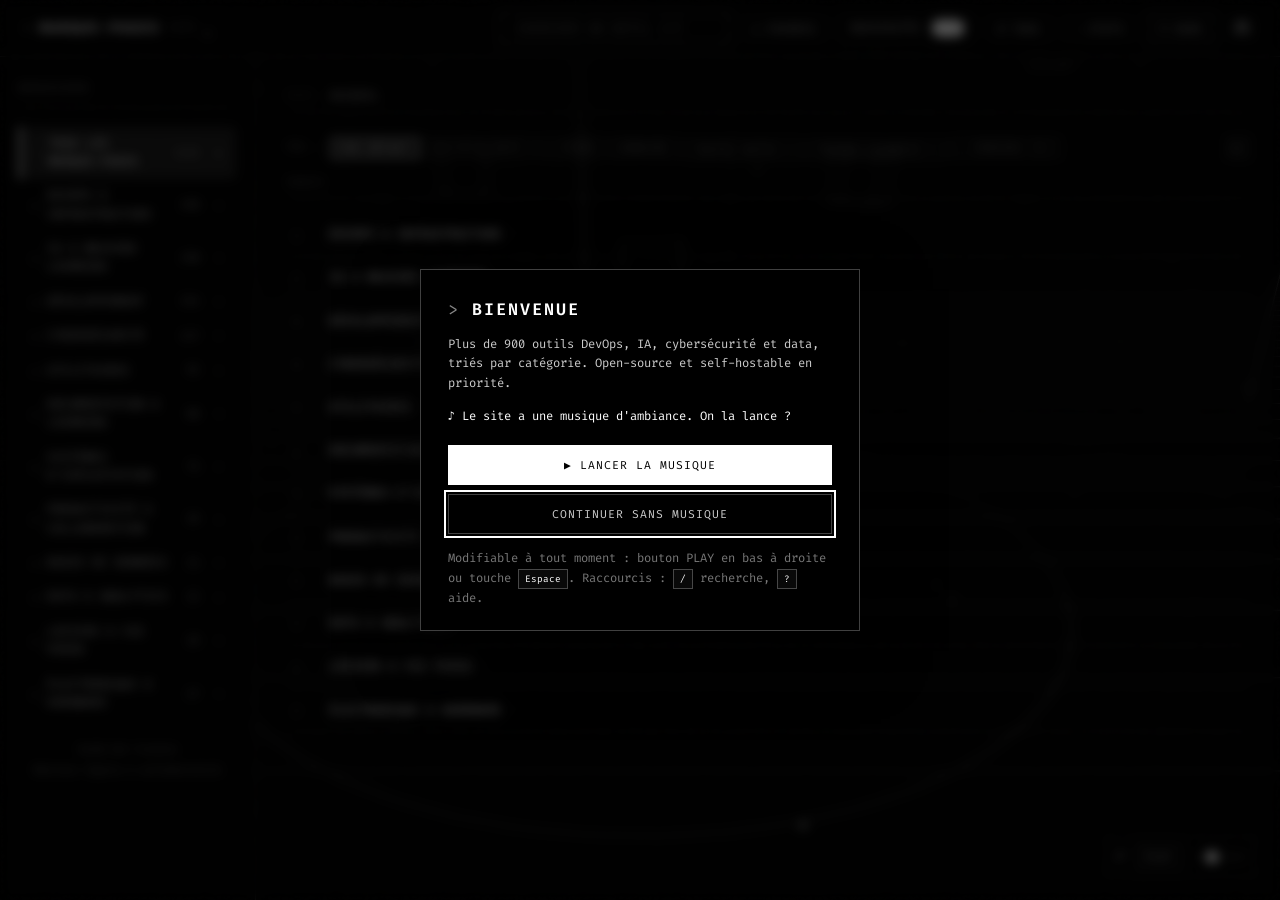
<file: index.html>
<!DOCTYPE html>
<html lang="fr">
<head>
    <meta charset="UTF-8">
    <!-- Base absolue : les liens profonds /categorie/sous-categorie/app chargent la même page -->
    <base href="/">
    <meta name="viewport" content="width=device-width, initial-scale=1.0">
    <title>Marque-pages tech — outils DevOps, IA, sécu open-source</title>
    <meta name="description" content="Plus de 900 outils techniques triés par catégorie : DevOps, IA, cybersécurité, data, bases de données. Open-source et self-hostable en priorité.">
    <meta name="theme-color" content="#0a0a0f">
    <link rel="canonical" href="https://mat8950.github.io/">

    <!-- Partage réseaux sociaux (Open Graph + Twitter/X) -->
    <meta property="og:type" content="website">
    <meta property="og:locale" content="fr_FR">
    <meta property="og:site_name" content="Marque-pages tech">
    <meta property="og:url" content="https://mat8950.github.io/">
    <meta property="og:title" content="Marque-pages tech — outils DevOps, IA, sécu open-source">
    <meta property="og:description" content="Plus de 900 outils techniques triés par catégorie. Open-source et self-hostable en priorité.">
    <meta property="og:image" content="https://mat8950.github.io/og-image.png">
    <meta property="og:image:width" content="1200">
    <meta property="og:image:height" content="630">
    <meta property="og:image:alt" content="Marque-pages tech : 900+ outils DevOps, IA, cybersécurité, data">
    <meta name="twitter:card" content="summary_large_image">

    <!-- Icônes -->
    <link rel="icon" href="/favicon.ico" sizes="32x32">
    <link rel="icon" href="/icons/icon.svg" type="image/svg+xml">
    <link rel="apple-touch-icon" href="/icons/apple-touch-icon.png">
    <link rel="manifest" href="/manifest.json">

    <!-- Données structurées pour les IA et outils : catalogue JSON + guide llms.txt -->
    <link rel="alternate" type="application/json" href="/api/apps.json" title="Catalogue des outils (JSON)">
    <link rel="help" type="text/plain" href="/llms.txt" title="Guide pour les IA">

    <link rel="preload" href="/fonts/fira-code-normal-400-700-latin.woff2" as="font" type="font/woff2" crossorigin>
    <!-- CSS chargés en parallèle (plus de chaîne @import via styles.css) — ordre = cascade -->
    <link rel="stylesheet" href="css/fonts.css">
    <link rel="stylesheet" href="css/variables.css">
    <link rel="stylesheet" href="css/base.css">
    <link rel="stylesheet" href="css/background.css">
    <link rel="stylesheet" href="css/layout.css">
    <link rel="stylesheet" href="css/components.css">
    <link rel="stylesheet" href="css/themes.css">
    <link rel="stylesheet" href="css/responsive.css">
</head>
<body>
    <!-- CSS Fallback Background (shown if WebGL fails) -->
    <div id="css-fallback-bg" aria-hidden="true">
        <div class="grid-container">
            <div class="grid-lines"></div>
        </div>
        <div class="floating-particles">
            <div class="particle"></div>
            <div class="particle"></div>
            <div class="particle"></div>
            <div class="particle"></div>
            <div class="particle"></div>
            <div class="particle"></div>
            <div class="particle"></div>
            <div class="particle"></div>
            <div class="particle"></div>
            <div class="particle"></div>
            <div class="particle"></div>
            <div class="particle"></div>
            <div class="particle"></div>
            <div class="particle"></div>
            <div class="particle"></div>
            <div class="particle"></div>
            <div class="particle"></div>
            <div class="particle"></div>
            <div class="particle"></div>
            <div class="particle"></div>
        </div>
        <div class="vertical-lines">
            <div class="v-line"></div>
            <div class="v-line"></div>
            <div class="v-line"></div>
            <div class="v-line"></div>
            <div class="v-line"></div>
            <div class="v-line"></div>
            <div class="v-line"></div>
            <div class="v-line"></div>
        </div>
    </div>

    <!-- 3D Background (WebGL) -->
    <canvas id="bg-canvas" aria-hidden="true"></canvas>

    <!-- Audio Visualizer -->
    <canvas id="audio-visualizer" aria-hidden="true"></canvas>

    <header role="banner">
        <h1>Marque-pages <span id="bookmark-total" class="bookmark-total" aria-live="polite"></span></h1>
        <div class="header-controls">
            <label for="search" class="visually-hidden">Rechercher des marque-pages</label>
            <div class="search-wrapper">
                <input type="text" id="search" placeholder="Chercher un outil (/)" aria-label="Rechercher des marque-pages" autocomplete="off" aria-autocomplete="list" aria-controls="search-suggestions">
                <div id="search-suggestions" class="search-suggestions hidden" role="listbox" aria-label="Suggestions de recherche"></div>
            </div>
            <button id="favorites-btn" class="header-btn" aria-label="Favoris">
                ★ Favoris <span id="favorites-badge" class="badge hidden" aria-live="polite">0</span>
            </button>
            <button id="updates-btn" class="header-btn" title="Dernières mises à jour">
                Nouveautés <span id="updates-badge" class="badge hidden" aria-live="polite">0</span>
            </button>
            <button id="tags-btn" class="header-btn" title="Explorer les tags"># Tags</button>
            <button id="stats-btn" class="header-btn" title="Statistiques">~ Stats</button>
            <div class="theme-selector" id="theme-selector">
                <button id="theme-selector-btn" aria-haspopup="listbox" aria-expanded="false" title="Sélectionner un thème">
                    <span class="btn-swatch"></span>
                    <span id="theme-label">DARK</span>
                </button>
                <div class="theme-panel" id="theme-panel" role="listbox" aria-label="Thèmes disponibles">
                    <button class="theme-option active" data-theme="dark" role="option" aria-selected="true">
                        <span class="theme-swatch"></span>Dark
                    </button>
                    <button class="theme-option" data-theme="light" role="option" aria-selected="false">
                        <span class="theme-swatch"></span>Light
                    </button>
                    <button class="theme-option" data-theme="apple-dark" role="option" aria-selected="false">
                        <span class="theme-swatch"></span>Apple Dark
                    </button>
                    <button class="theme-option" data-theme="apple-light" role="option" aria-selected="false">
                        <span class="theme-swatch"></span>Apple Light
                    </button>
                    <button class="theme-option" data-theme="nord" role="option" aria-selected="false">
                        <span class="theme-swatch"></span>Nord
                    </button>
                    <button class="theme-option" data-theme="dracula" role="option" aria-selected="false">
                        <span class="theme-swatch"></span>Dracula
                    </button>
                    <button class="theme-option" data-theme="catppuccin" role="option" aria-selected="false">
                        <span class="theme-swatch"></span>Catppuccin
                    </button>
                    <button class="theme-option" data-theme="gruvbox" role="option" aria-selected="false">
                        <span class="theme-swatch"></span>Gruvbox
                    </button>
                </div>
            </div>
            <!-- Code source du site (logo GitHub, Octicons « mark-github », licence MIT) -->
            <a class="header-btn header-gh" href="https://github.com/mat8950/mat8950.github.io" target="_blank" rel="noopener noreferrer" title="Code source du site sur GitHub" aria-label="Code source du site sur GitHub"><svg class="gh-icon" viewBox="0 0 16 16" aria-hidden="true" focusable="false"><path fill="currentColor" d="M8 0c4.42 0 8 3.58 8 8a8.013 8.013 0 0 1-5.45 7.59c-.4.08-.55-.17-.55-.38 0-.27.01-1.13.01-2.2 0-.75-.25-1.23-.54-1.48 1.78-.2 3.65-.88 3.65-3.95 0-.88-.31-1.59-.82-2.15.08-.2.36-1.02-.08-2.12 0 0-.67-.22-2.2.82-.64-.18-1.32-.27-2-.27-.68 0-1.36.09-2 .27-1.53-1.03-2.2-.82-2.2-.82-.44 1.1-.16 1.92-.08 2.12-.51.56-.82 1.28-.82 2.15 0 3.06 1.86 3.75 3.64 3.95-.23.2-.44.55-.51 1.07-.46.21-1.61.55-2.33-.66-.15-.24-.6-.83-1.23-.82-.67.01-.27.38.01.53.34.19.73.9.82 1.13.16.45.68 1.31 2.69.94 0 .67.01 1.3.01 1.49 0 .21-.15.45-.55.38A7.995 7.995 0 0 1 0 8c0-4.42 3.58-8 8-8Z"/></svg></a>
        </div>
    </header>

    <!-- Overlay raccourcis clavier -->
    <div id="shortcuts-overlay" class="shortcuts-overlay hidden" role="dialog" aria-modal="true" aria-label="Raccourcis clavier">
        <div class="shortcuts-panel">
            <div class="shortcuts-header">
                <span>Raccourcis clavier</span>
                <button id="shortcuts-close" aria-label="Fermer">✕</button>
            </div>
            <div class="shortcuts-grid">
                <div class="shortcut-row"><kbd>↑</kbd><kbd>↓</kbd><span>Naviguer dossiers / bookmarks</span></div>
                <div class="shortcut-row"><kbd>→</kbd><span>Aller aux bookmarks</span></div>
                <div class="shortcut-row"><kbd>←</kbd><span>Revenir aux dossiers</span></div>
                <div class="shortcut-row"><kbd>Enter</kbd><span>Ouvrir</span></div>
                <div class="shortcut-row"><kbd>C</kbd><span>Copier l'URL du bookmark sélectionné</span></div>
                <div class="shortcut-row"><kbd>/</kbd><span>Focus recherche</span></div>
                <div class="shortcut-row"><kbd>Esc</kbd><span>Désélectionner / quitter</span></div>
                <div class="shortcut-row"><kbd>Space</kbd><span>Play / Pause musique</span></div>
                <div class="shortcut-row"><kbd>M</kbd><span>Mute / Unmute</span></div>
                <div class="shortcut-row"><kbd>F</kbd><span>Masquer / afficher la sidebar</span></div>
                <div class="shortcut-row"><kbd>?</kbd><span>Afficher cette aide</span></div>
            </div>
        </div>
    </div>

    <div class="container">
        <nav class="sidebar" aria-label="Navigation des dossiers">
            <h2 id="folders-heading">Dossiers <button id="collapse-all-btn" title="Tout replier" aria-label="Tout replier">↑</button></h2>
            <div id="folder-tree" role="tree" aria-labelledby="folders-heading"></div>
            <a class="legal-link" href="licences.html">Guide des licences</a>
            <a class="legal-link legal-link-tight" href="mentions-legales.html">Mentions légales &amp; confidentialité</a>
        </nav>

        <main class="content" role="main" aria-label="Liste des marque-pages">
            <nav id="breadcrumb" aria-label="Fil d'Ariane"></nav>
            <div id="sort-bar" class="sort-bar" aria-label="Trier les résultats">
                <span class="sort-label">Tri :</span>
                <button class="sort-btn active" data-sort="default">Par défaut</button>
                <button class="sort-btn" data-sort="alpha">A → Z</button>
                <button class="sort-btn" data-sort="date">Date</button>
                <button class="sort-btn" data-sort="stars">★ Stars</button>
                <button class="sort-btn" data-sort="domain">Domaine</button>
                <div class="date-filter" id="date-filter">
                    <button class="sort-btn" id="date-filter-btn" aria-haspopup="listbox" aria-expanded="false">Toutes dates ▾</button>
                    <div class="date-panel" id="date-panel" role="listbox" aria-label="Filtrer par date">
                        <button class="date-option active" data-days="" role="option" aria-selected="true">Toutes dates</button>
                        <button class="date-option" data-days="30" role="option" aria-selected="false">30 jours</button>
                        <button class="date-option" data-days="90" role="option" aria-selected="false">90 jours</button>
                        <button class="date-option" data-days="365" role="option" aria-selected="false">1 an</button>
                    </div>
                </div>
                <div class="date-filter" id="license-filter">
                    <button class="sort-btn" id="license-filter-btn" aria-haspopup="listbox" aria-expanded="false" title="Filtrer par type de licence">Toutes licences ▾</button>
                    <div class="date-panel" id="license-panel" role="listbox" aria-label="Filtrer par licence">
                        <button class="date-option active" data-license="" role="option" aria-selected="true"><span class="opt-label">Toutes licences</span><span class="opt-count"></span></button>
                        <button class="date-option" data-license="libre" role="option" aria-selected="false"><span class="opt-label">100 % libre</span><span class="opt-count"></span></button>
                        <button class="date-option" data-license="libre-permissive" role="option" aria-selected="false"><span class="opt-label">Libre permissive</span><span class="opt-count"></span></button>
                        <button class="date-option" data-license="libre-copyleft" role="option" aria-selected="false"><span class="opt-label">Libre copyleft</span><span class="opt-count"></span></button>
                        <button class="date-option" data-license="open-core" role="option" aria-selected="false"><span class="opt-label">Open-core</span><span class="opt-count"></span></button>
                        <button class="date-option" data-license="source-available" role="option" aria-selected="false"><span class="opt-label">Source disponible</span><span class="opt-count"></span></button>
                        <button class="date-option" data-license="proprietaire" role="option" aria-selected="false"><span class="opt-label">Propriétaire</span><span class="opt-count"></span></button>
                        <button class="date-option" data-license="inconnue" role="option" aria-selected="false"><span class="opt-label">Licence inconnue</span><span class="opt-count"></span></button>
                        <div id="license-precise" class="lic-precise"></div>
                        <a class="lic-help-link" href="licences.html">? Comprendre les licences</a>
                    </div>
                </div>
                <button class="sort-btn" id="error-filter-btn" aria-pressed="false" title="Afficher seulement les liens en erreur (à corriger)" hidden>⚠ Erreurs</button>
                <button id="compact-btn" class="sort-btn sort-btn-right" title="Mode compact" aria-label="Mode compact">⊟</button>
            </div>
            <div id="bookmarks-grid" role="list" aria-label="Marque-pages"></div>
            <div id="empty-state" style="display: none;" role="status" aria-live="polite">
                <svg width="64" height="64" viewBox="0 0 24 24" fill="none" stroke="currentColor" aria-hidden="true">
                    <path d="M19 21l-7-5-7 5V5a2 2 0 0 1 2-2h10a2 2 0 0 1 2 2z"/>
                </svg>
                <p>Aucun marque-page trouvé</p>
            </div>
        </main>
    </div>

    <!-- Audio Controls -->
    <div id="audio-controls" role="region" aria-label="Musique d'ambiance">
        <button id="audio-toggle">PLAY</button>
        <input type="range" id="volume-slider" min="0" max="100" value="30" aria-label="Volume de la musique">
    </div>

    <!-- Popup de bienvenue (1re visite) : le visiteur choisit la musique avant qu'aucun son ne parte -->
    <dialog id="welcome-dialog" class="welcome-dialog" aria-labelledby="welcome-title" aria-describedby="welcome-desc">
        <h2 id="welcome-title">Bienvenue</h2>
        <p id="welcome-desc">Plus de 900 outils DevOps, IA, cybersécurité et data, triés par catégorie. Open-source et self-hostable en priorité.</p>
        <p class="welcome-music">♪ Le site a une musique d'ambiance. On la lance ?</p>
        <div class="welcome-actions">
            <button type="button" class="welcome-btn welcome-btn-primary" id="welcome-play">▶ Lancer la musique</button>
            <button type="button" class="welcome-btn" id="welcome-silent" autofocus>Continuer sans musique</button>
        </div>
        <p class="welcome-hint">Modifiable à tout moment : bouton PLAY en bas à droite ou touche <kbd>Espace</kbd>. Raccourcis : <kbd>/</kbd> recherche, <kbd>?</kbd> aide.</p>
    </dialog>

    <!-- Background Audio (local file) — preload none : chargé seulement au premier PLAY -->
    <audio id="bg-audio" loop preload="none">
        <source src="ambient.mp3" type="audio/mpeg">
    </audio>

    <!-- Panel Favoris -->
    <div id="favorites-panel" class="panel hidden" role="dialog" aria-modal="true" aria-label="Favoris" aria-hidden="true">
        <div class="panel-inner">
            <div class="panel-header">
                <h2>★ Favoris</h2>
                <div class="panel-header-actions">
                    <button id="export-favorites-btn" class="panel-action-btn" title="Exporter les favoris" aria-label="Exporter les favoris en JSON">↓ Export</button>
                    <label id="import-favorites-label" class="panel-action-btn" title="Importer des favoris" aria-label="Importer des favoris depuis JSON">↑ Import<input type="file" id="import-favorites-input" accept=".json" style="display:none"></label>
                    <button class="panel-close" aria-label="Fermer">✕</button>
                </div>
            </div>
            <div id="favorites-list" class="panel-content"></div>
        </div>
    </div>

    <!-- Panel Tags -->
    <div id="tags-panel" class="panel hidden" role="dialog" aria-modal="true" aria-label="Explorer les tags" aria-hidden="true">
        <div class="panel-inner">
            <div class="panel-header">
                <h2># Explorer par tag</h2>
                <button class="panel-close" aria-label="Fermer">✕</button>
            </div>
            <div id="tags-content" class="panel-content tag-cloud"></div>
        </div>
    </div>

    <!-- Panel Stats -->
    <div id="stats-panel" class="panel hidden" role="dialog" aria-modal="true" aria-label="Statistiques" aria-hidden="true">
        <div class="panel-inner">
            <div class="panel-header">
                <h2>~ Statistiques</h2>
                <button class="panel-close" aria-label="Fermer">✕</button>
            </div>
            <div id="stats-content" class="panel-content stats-content"></div>
        </div>
    </div>

    <!-- Panel Nouveautés -->
    <div id="updates-panel" class="panel hidden" role="dialog" aria-modal="true" aria-label="Dernières mises à jour" aria-hidden="true">
        <div class="panel-inner">
            <div class="panel-header">
                <h2>Dernières mises à jour</h2>
                <div class="panel-header-right">
                    <div class="updates-tabs">
                        <button class="updates-tab active" data-tab="new">Nouveautés</button>
                        <button class="updates-tab" data-tab="history">Historique</button>
                    </div>
                    <button class="panel-close" aria-label="Fermer">✕</button>
                </div>
            </div>
            <div id="updates-list" class="panel-content"></div>
        </div>
    </div>

<script src="script.js"></script>

    <script>
        // ===== WEBGL DETECTION & FALLBACK =====
        function isWebGLAvailable() {
            try {
                const canvas = document.createElement('canvas');
                return !!(window.WebGLRenderingContext &&
                    (canvas.getContext('webgl') || canvas.getContext('experimental-webgl')));
            } catch (e) {
                return false;
            }
        }

        const cssFallback = document.getElementById('css-fallback-bg');
        const webglCanvas = document.getElementById('bg-canvas');

        // Mouvement réduit (réglage système) : pas de fond 3D animé, fond CSS statique à la place
        const reduceMotion = window.matchMedia('(prefers-reduced-motion: reduce)').matches;

        if (isWebGLAvailable() && !reduceMotion) {
            // Hide CSS fallback, show WebGL
            cssFallback.style.display = 'none';
            webglCanvas.style.display = 'block';

            // Load Three.js dynamically
            const script = document.createElement('script');
            script.src = 'lib/three.min.js';
            script.onload = initThreeJS;
            script.onerror = function() {
                // If Three.js fails to load, show CSS fallback
                cssFallback.style.display = 'block';
                webglCanvas.style.display = 'none';
            };
            document.head.appendChild(script);
        } else {
            // Show CSS fallback
            cssFallback.style.display = 'block';
            webglCanvas.style.display = 'none';
            console.log('WebGL not available, using CSS fallback');
        }

        function initThreeJS() {
            try {
                const canvas = document.getElementById('bg-canvas');
                const renderer = new THREE.WebGLRenderer({
                    canvas: canvas,
                    antialias: true,
                    alpha: true
                });
                renderer.setSize(window.innerWidth, window.innerHeight);
                renderer.setPixelRatio(Math.min(window.devicePixelRatio, 2));

                const scene = new THREE.Scene();

                // Camera
                const camera = new THREE.PerspectiveCamera(60, window.innerWidth / window.innerHeight, 0.1, 1000);
                camera.position.set(0, 5, 15);
                camera.lookAt(0, 0, 0);

                // === INFINITE GRID ===
                const gridSize = 100;
                const gridDivisions = 50;
                const gridGeometry = new THREE.BufferGeometry();
                const gridPositions = [];
                const gridColors = [];
                const halfSize = gridSize / 2;
                const step = gridSize / gridDivisions;

                for (let i = -halfSize; i <= halfSize; i += step) {
                    gridPositions.push(-halfSize, 0, i, halfSize, 0, i);
                    const alpha1 = 1 - Math.abs(i) / halfSize;
                    gridColors.push(1, 1, 1, alpha1 * 0.3, 1, 1, 1, alpha1 * 0.3);
                }

                for (let i = -halfSize; i <= halfSize; i += step) {
                    gridPositions.push(i, 0, -halfSize, i, 0, halfSize);
                    const alpha1 = 1 - Math.abs(i) / halfSize;
                    gridColors.push(1, 1, 1, alpha1 * 0.3, 1, 1, 1, alpha1 * 0.3);
                }

                gridGeometry.setAttribute('position', new THREE.Float32BufferAttribute(gridPositions, 3));
                gridGeometry.setAttribute('color', new THREE.Float32BufferAttribute(gridColors, 4));

                const gridMaterial = new THREE.LineBasicMaterial({
                    vertexColors: true,
                    transparent: true,
                    opacity: 0.5
                });

                const grid = new THREE.LineSegments(gridGeometry, gridMaterial);
                grid.position.y = -2;
                scene.add(grid);

                // === FLOATING PARTICLES ===
                const particlesCount = 500;
                const particlesGeometry = new THREE.BufferGeometry();
                const particlesPositions = new Float32Array(particlesCount * 3);

                for (let i = 0; i < particlesCount; i++) {
                    particlesPositions[i * 3] = (Math.random() - 0.5) * 80;
                    particlesPositions[i * 3 + 1] = Math.random() * 30 - 5;
                    particlesPositions[i * 3 + 2] = (Math.random() - 0.5) * 80;
                }

                particlesGeometry.setAttribute('position', new THREE.BufferAttribute(particlesPositions, 3));

                const particlesMaterial = new THREE.PointsMaterial({
                    color: 0xffffff,
                    size: 0.08,
                    transparent: true,
                    opacity: 0.6,
                    sizeAttenuation: true
                });

                const particles = new THREE.Points(particlesGeometry, particlesMaterial);
                scene.add(particles);

                // === VERTICAL LINES ===
                const linesGroup = new THREE.Group();
                for (let i = 0; i < 30; i++) {
                    const lineGeometry = new THREE.BufferGeometry();
                    const x = (Math.random() - 0.5) * 60;
                    const z = (Math.random() - 0.5) * 60;
                    const height = Math.random() * 15 + 5;

                    lineGeometry.setFromPoints([
                        new THREE.Vector3(x, -2, z),
                        new THREE.Vector3(x, height, z)
                    ]);

                    const lineMaterial = new THREE.LineBasicMaterial({
                        color: 0xffffff,
                        transparent: true,
                        opacity: Math.random() * 0.2 + 0.05
                    });

                    const line = new THREE.Line(lineGeometry, lineMaterial);
                    line.userData = {
                        speed: Math.random() * 0.02 + 0.005,
                        maxOpacity: Math.random() * 0.2 + 0.05
                    };
                    linesGroup.add(line);
                }
                scene.add(linesGroup);

                // === WIREFRAME CUBES ===
                const cubesGroup = new THREE.Group();
                for (let i = 0; i < 8; i++) {
                    const size = Math.random() * 2 + 0.5;
                    const cubeGeometry = new THREE.BoxGeometry(size, size, size);
                    const edges = new THREE.EdgesGeometry(cubeGeometry);
                    const cubeMaterial = new THREE.LineBasicMaterial({
                        color: 0xffffff,
                        transparent: true,
                        opacity: 0.15
                    });
                    const cube = new THREE.LineSegments(edges, cubeMaterial);

                    cube.position.set(
                        (Math.random() - 0.5) * 40,
                        Math.random() * 10 + 2,
                        (Math.random() - 0.5) * 40
                    );

                    cube.userData = {
                        rotationSpeed: {
                            x: (Math.random() - 0.5) * 0.01,
                            y: (Math.random() - 0.5) * 0.01,
                            z: (Math.random() - 0.5) * 0.01
                        },
                        floatSpeed: Math.random() * 0.5 + 0.2,
                        floatOffset: Math.random() * Math.PI * 2
                    };

                    cubesGroup.add(cube);
                }
                scene.add(cubesGroup);

                // === RINGS ===
                const ringsGroup = new THREE.Group();
                for (let i = 0; i < 3; i++) {
                    const ringGeometry = new THREE.RingGeometry(8 + i * 6, 8.1 + i * 6, 64);
                    const ringMaterial = new THREE.MeshBasicMaterial({
                        color: 0xffffff,
                        transparent: true,
                        opacity: 0.05 - i * 0.01,
                        side: THREE.DoubleSide
                    });
                    const ring = new THREE.Mesh(ringGeometry, ringMaterial);
                    ring.rotation.x = Math.PI / 2;
                    ring.position.y = -1.9;
                    ringsGroup.add(ring);
                }
                scene.add(ringsGroup);

                // === EXPOSE COLOR UPDATER (pour le sélecteur de thème) ===
                window.__scene3D = { gridMaterial, particlesMaterial, linesGroup, cubesGroup, ringsGroup };

                window.updateScene3DColors = function(cfg) {
                    if (!window.__scene3D) return;
                    const s = window.__scene3D;
                    if (cfg.grid)      s.gridMaterial.color.set(cfg.grid);
                    if (cfg.particles) s.particlesMaterial.color.set(cfg.particles);
                    if (cfg.lines)     s.linesGroup.children.forEach(l => l.material.color.set(cfg.lines));
                    if (cfg.cubes)     s.cubesGroup.children.forEach(c => c.material.color.set(cfg.cubes));
                    if (cfg.rings)     s.ringsGroup.children.forEach(r => r.material.color.set(cfg.rings));
                };

                // === MOUSE INTERACTION ===
                let mouseX = 0, mouseY = 0, targetX = 0, targetY = 0;

                document.addEventListener('mousemove', (e) => {
                    mouseX = (e.clientX / window.innerWidth - 0.5) * 2;
                    mouseY = (e.clientY / window.innerHeight - 0.5) * 2;
                });

                // === ANIMATION ===
                const clock = new THREE.Clock();

                function animate() {
                    requestAnimationFrame(animate);
                    const elapsedTime = clock.getElapsedTime();

                    targetX += (mouseX * 3 - targetX) * 0.02;
                    targetY += (-mouseY * 2 - targetY) * 0.02;
                    camera.position.x = targetX;
                    camera.position.y = 5 + targetY;
                    camera.lookAt(0, 0, 0);

                    grid.position.z = (elapsedTime * 2) % step;

                    const positions = particles.geometry.attributes.position.array;
                    for (let i = 0; i < particlesCount; i++) {
                        positions[i * 3 + 1] += Math.sin(elapsedTime + i) * 0.002;
                    }
                    particles.geometry.attributes.position.needsUpdate = true;
                    particles.rotation.y = elapsedTime * 0.02;

                    linesGroup.children.forEach((line, i) => {
                        const pulse = Math.sin(elapsedTime * line.userData.speed * 50 + i) * 0.5 + 0.5;
                        line.material.opacity = line.userData.maxOpacity * pulse;
                    });

                    cubesGroup.children.forEach((cube) => {
                        cube.rotation.x += cube.userData.rotationSpeed.x;
                        cube.rotation.y += cube.userData.rotationSpeed.y;
                        cube.rotation.z += cube.userData.rotationSpeed.z;
                        cube.position.y += Math.sin(elapsedTime * cube.userData.floatSpeed + cube.userData.floatOffset) * 0.005;
                    });

                    ringsGroup.rotation.y = elapsedTime * 0.05;

                    renderer.render(scene, camera);
                }

                animate();

                window.addEventListener('resize', () => {
                    camera.aspect = window.innerWidth / window.innerHeight;
                    camera.updateProjectionMatrix();
                    renderer.setSize(window.innerWidth, window.innerHeight);
                });

            } catch (e) {
                console.error('WebGL initialization failed:', e);
                document.getElementById('css-fallback-bg').style.display = 'block';
                document.getElementById('bg-canvas').style.display = 'none';
            }
        }

        // ===== AUDIO CONTROLLER =====
        const audio = document.getElementById('bg-audio');
        const audioToggle = document.getElementById('audio-toggle');
        const volumeSlider = document.getElementById('volume-slider');
        const visualizerCanvas = document.getElementById('audio-visualizer');
        const visualizerCtx = visualizerCanvas.getContext('2d');

        function resizeVisualizer() {
            visualizerCanvas.width = window.innerWidth;
            visualizerCanvas.height = 40;
        }
        resizeVisualizer();
        window.addEventListener('resize', resizeVisualizer);

        let audioContext, analyser, source, dataArray, isPlaying = false;
        let audioContextInitialized = false;

        // ===== PERSISTANCE ÉTAT =====
        const STORAGE_KEY_AUDIO = 'audioEnabled';
        const STORAGE_KEY_SCROLL = 'scrollPosition';
        const STORAGE_KEY_VOLUME = 'audioVolume';

        // Restaurer positions de scroll (page, sidebar, contenu)
        const savedScroll = localStorage.getItem(STORAGE_KEY_SCROLL);
        const savedSidebarScroll = localStorage.getItem('sidebarScroll');
        const savedContentScroll = localStorage.getItem('contentScroll');

        if (savedScroll) {
            window.scrollTo(0, parseInt(savedScroll));
        }

        // Restaurer scroll sidebar et contenu après chargement
        window.addEventListener('load', () => {
            const sidebar = document.querySelector('.sidebar');
            const content = document.querySelector('.content');

            if (savedSidebarScroll && sidebar) {
                sidebar.scrollTop = parseInt(savedSidebarScroll);
            }
            if (savedContentScroll && content) {
                setTimeout(() => {
                    content.scrollTop = parseInt(savedContentScroll);
                }, 200);
            }
        });

        // Sauvegarder positions de scroll
        window.addEventListener('beforeunload', () => {
            const sidebar = document.querySelector('.sidebar');
            const content = document.querySelector('.content');

            localStorage.setItem(STORAGE_KEY_SCROLL, window.scrollY.toString());
            if (sidebar) localStorage.setItem('sidebarScroll', sidebar.scrollTop.toString());
            if (content) localStorage.setItem('contentScroll', content.scrollTop.toString());
        });

        // Restaurer le volume sauvegardé (ou 30% par défaut : 1re écoute sans surprise)
        const savedVolume = localStorage.getItem(STORAGE_KEY_VOLUME);
        if (savedVolume) {
            audio.volume = parseFloat(savedVolume);
            volumeSlider.value = parseFloat(savedVolume) * 100;
        } else {
            audio.volume = 0.3;
            volumeSlider.value = 30;
        }

        // Fondu d'entrée : le son monte progressivement au lieu de partir à plein volume
        let fadeTimer = null;
        function fadeTo(target, ms) {
            clearInterval(fadeTimer);
            const from = audio.volume, t0 = performance.now();
            fadeTimer = setInterval(() => {
                const k = Math.min(1, (performance.now() - t0) / ms);
                audio.volume = from + (target - from) * k;
                if (k === 1) clearInterval(fadeTimer);
            }, 30);
        }

        // Sauvegarder le volume quand il change
        volumeSlider.addEventListener('input', () => {
            clearInterval(fadeTimer);   // le réglage manuel prime sur le fondu en cours
            const volume = volumeSlider.value / 100;
            audio.volume = volume;
            localStorage.setItem(STORAGE_KEY_VOLUME, volume.toString());
        });

        function initAudioContext() {
            if (audioContextInitialized) return;

            try {
                audioContext = new (window.AudioContext || window.webkitAudioContext)();
                analyser = audioContext.createAnalyser();
                source = audioContext.createMediaElementSource(audio);
                source.connect(analyser);
                analyser.connect(audioContext.destination);
                analyser.fftSize = 256;
                dataArray = new Uint8Array(analyser.frequencyBinCount);
                audioContextInitialized = true;
                console.log('AudioContext initialisé avec succès');
            } catch (e) {
                console.error('Erreur initialisation AudioContext:', e);
            }
        }

        function drawVisualizer() {
            if (!isPlaying || !analyser) return;
            requestAnimationFrame(drawVisualizer);
            analyser.getByteFrequencyData(dataArray);

            const isLightMode = document.body.classList.contains('light-mode') || document.body.dataset.theme === 'apple-light';

            visualizerCtx.clearRect(0, 0, visualizerCanvas.width, visualizerCanvas.height);

            const barWidth = visualizerCanvas.width / dataArray.length;
            for (let i = 0; i < dataArray.length; i++) {
                const barHeight = (dataArray[i] / 255) * visualizerCanvas.height;
                const x = i * barWidth;
                const y = visualizerCanvas.height - barHeight;
                const opacity = 0.1 + (dataArray[i] / 255) * 0.4;

                if (isLightMode) {
                    visualizerCtx.fillStyle = `rgba(0, 0, 0, ${opacity})`;
                } else {
                    visualizerCtx.fillStyle = `rgba(255, 255, 255, ${opacity})`;
                }
                visualizerCtx.fillRect(x, y, barWidth - 1, barHeight);
            }
        }

        // Fonction pour démarrer l'audio
        function startAudio() {
            // S'assurer que l'AudioContext est initialisé
            initAudioContext();

            // Reprendre l'AudioContext s'il est suspendu
            if (audioContext && audioContext.state === 'suspended') {
                audioContext.resume();
            }

            const targetVolume = volumeSlider.value / 100;
            audio.volume = 0;
            audio.play().then(() => {
                fadeTo(targetVolume, 1500);
                audioToggle.textContent = 'PAUSE';
                audioToggle.classList.add('playing');
                isPlaying = true;
                localStorage.setItem(STORAGE_KEY_AUDIO, 'true');
                drawVisualizer();
                console.log('Audio démarré');
            }).catch(e => {
                console.error('Échec lecture audio:', e);
            });
        }

        // Fonction pour arrêter l'audio
        function stopAudio() {
            clearInterval(fadeTimer);
            audio.volume = volumeSlider.value / 100;
            audio.pause();
            audioToggle.textContent = 'PLAY';
            audioToggle.classList.remove('playing');
            isPlaying = false;
            localStorage.setItem(STORAGE_KEY_AUDIO, 'false');
        }

        // Bouton toggle
        audioToggle.addEventListener('click', (e) => {
            e.stopPropagation();
            if (isPlaying) {
                stopAudio();
            } else {
                startAudio();
            }
        });

        // Autoplay au premier clic/touche sur la page (une seule fois)
        let audioInitialized = false;
        const wasAudioEnabled = localStorage.getItem(STORAGE_KEY_AUDIO);

        function autoplayOnInteraction() {
            if (isPlaying || audioInitialized) return;
            audioInitialized = true;
            startAudio();
            document.removeEventListener('click', autoplayOnInteraction);
            document.removeEventListener('keydown', autoplayOnInteraction);
        }

        // Autoplay au 1er clic seulement si le visiteur a déjà choisi la musique ('true').
        // 1re visite (null) : c'est la popup de bienvenue qui demande. Pause mémorisée ('false') : jamais.
        if (wasAudioEnabled === 'true') {
            document.addEventListener('click', autoplayOnInteraction);
            document.addEventListener('keydown', autoplayOnInteraction);
        }

        // ===== POPUP DE BIENVENUE (1re visite) =====
        const welcome = document.getElementById('welcome-dialog');
        function closeWelcome(withMusic) {
            localStorage.setItem('welcomeSeen', '1');
            if (withMusic) {
                startAudio();   // clic = geste utilisateur : lecture autorisée par le navigateur
            } else {
                localStorage.setItem(STORAGE_KEY_AUDIO, 'false');
            }
            welcome.close();
        }
        if (welcome && typeof welcome.showModal === 'function'
            && wasAudioEnabled === null && !localStorage.getItem('welcomeSeen')) {
            document.getElementById('welcome-play').addEventListener('click', () => closeWelcome(true));
            document.getElementById('welcome-silent').addEventListener('click', () => closeWelcome(false));
            welcome.addEventListener('cancel', (e) => { e.preventDefault(); closeWelcome(false); });   // Échap = sans musique
            welcome.showModal();
        }

        // Raccourcis clavier
        document.addEventListener('keydown', (e) => {
            if (e.key === 'm' || e.key === 'M') {
                audio.muted = !audio.muted;
            }
            if (e.key === ' ' && e.target === document.body) {
                e.preventDefault();
                audioToggle.click();
            }
        });
    </script>
    <script>
        if ('serviceWorker' in navigator) {
            navigator.serviceWorker.register('/sw.js').catch(() => {});
        }
    </script>
</body>
</html>
</file>
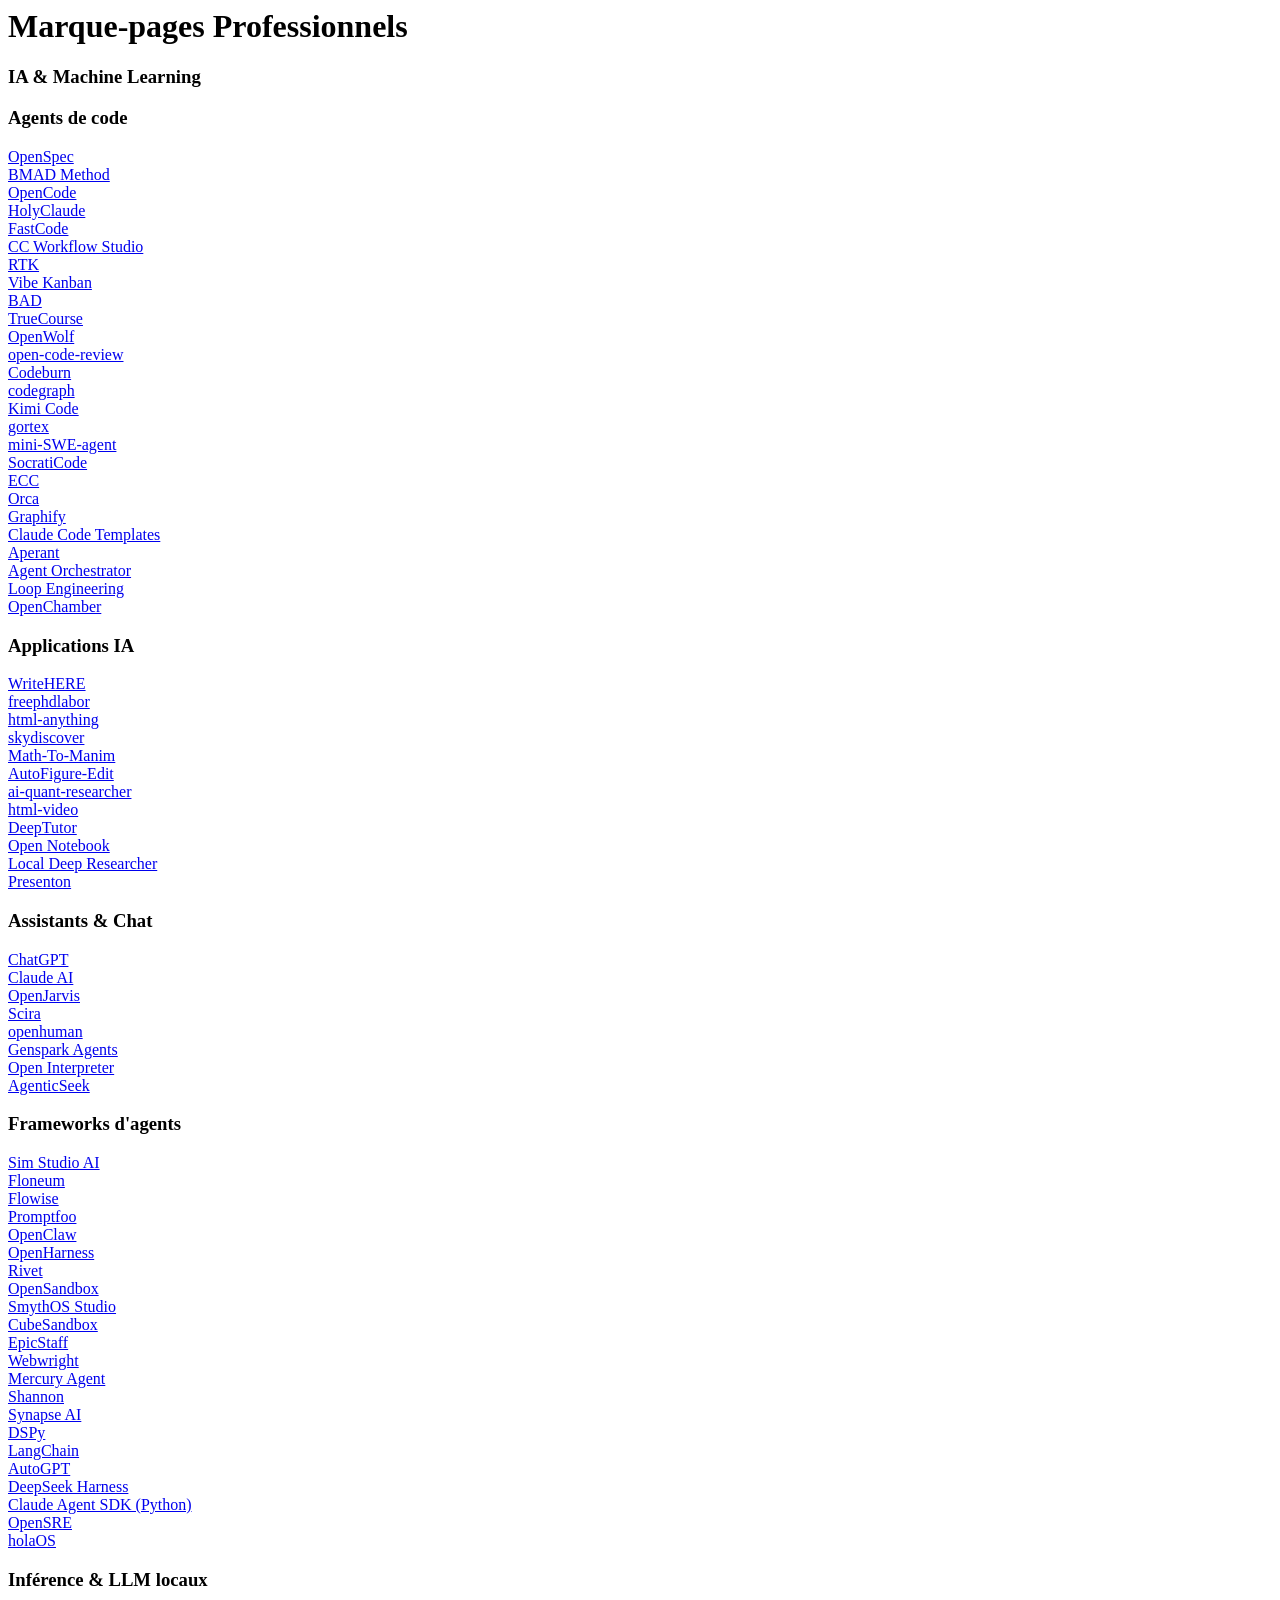
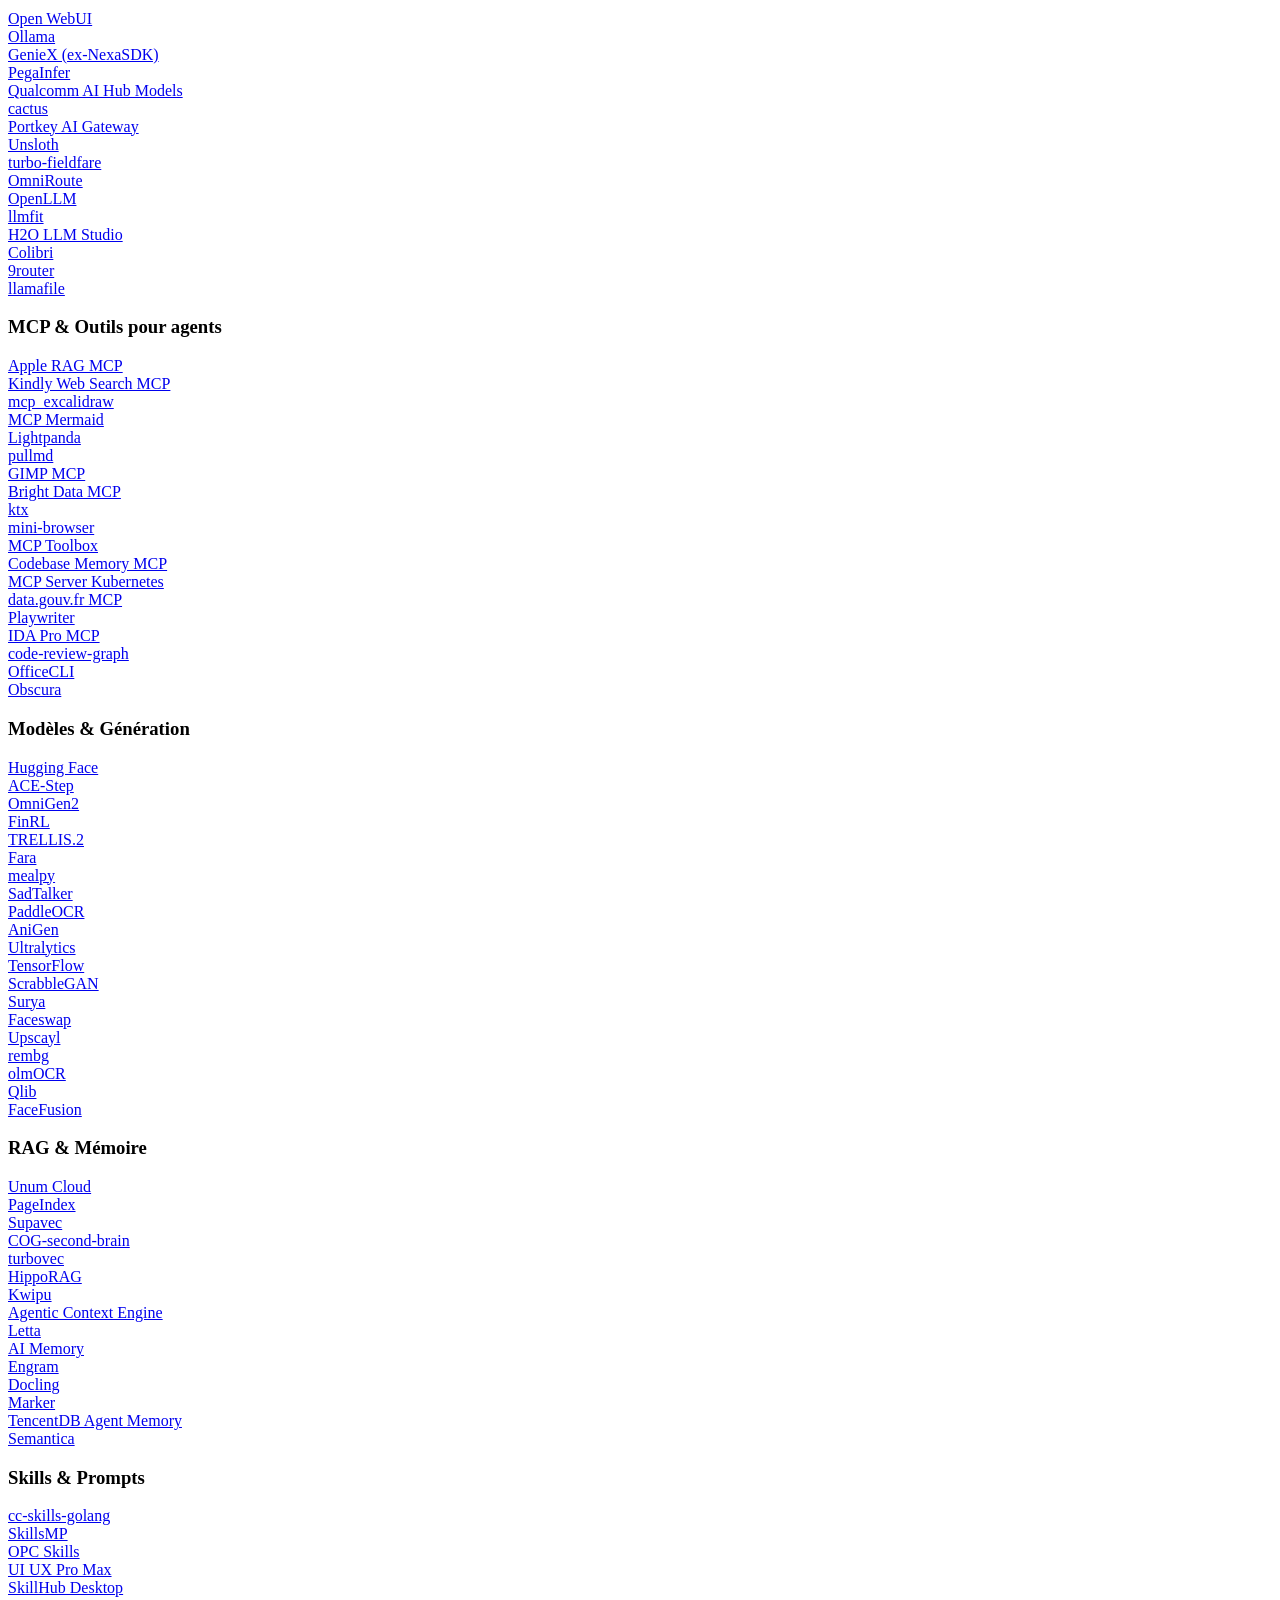
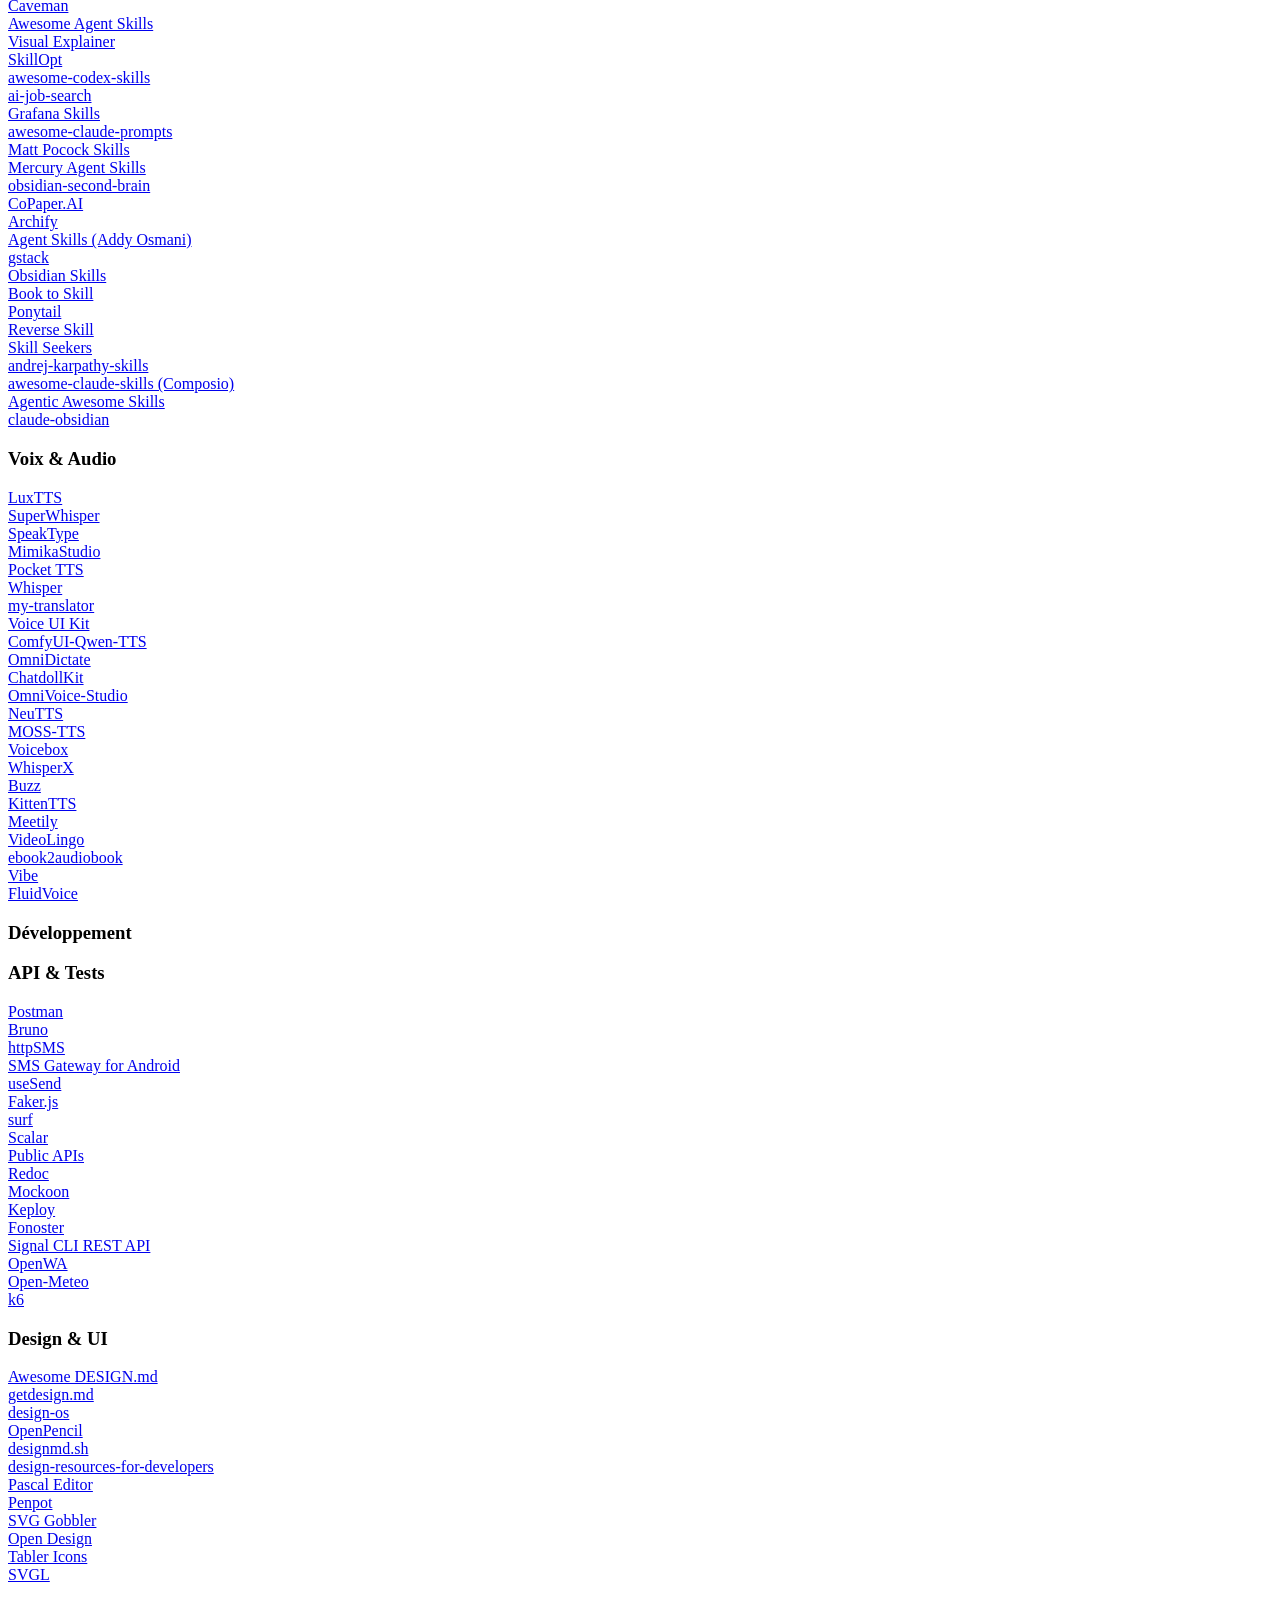
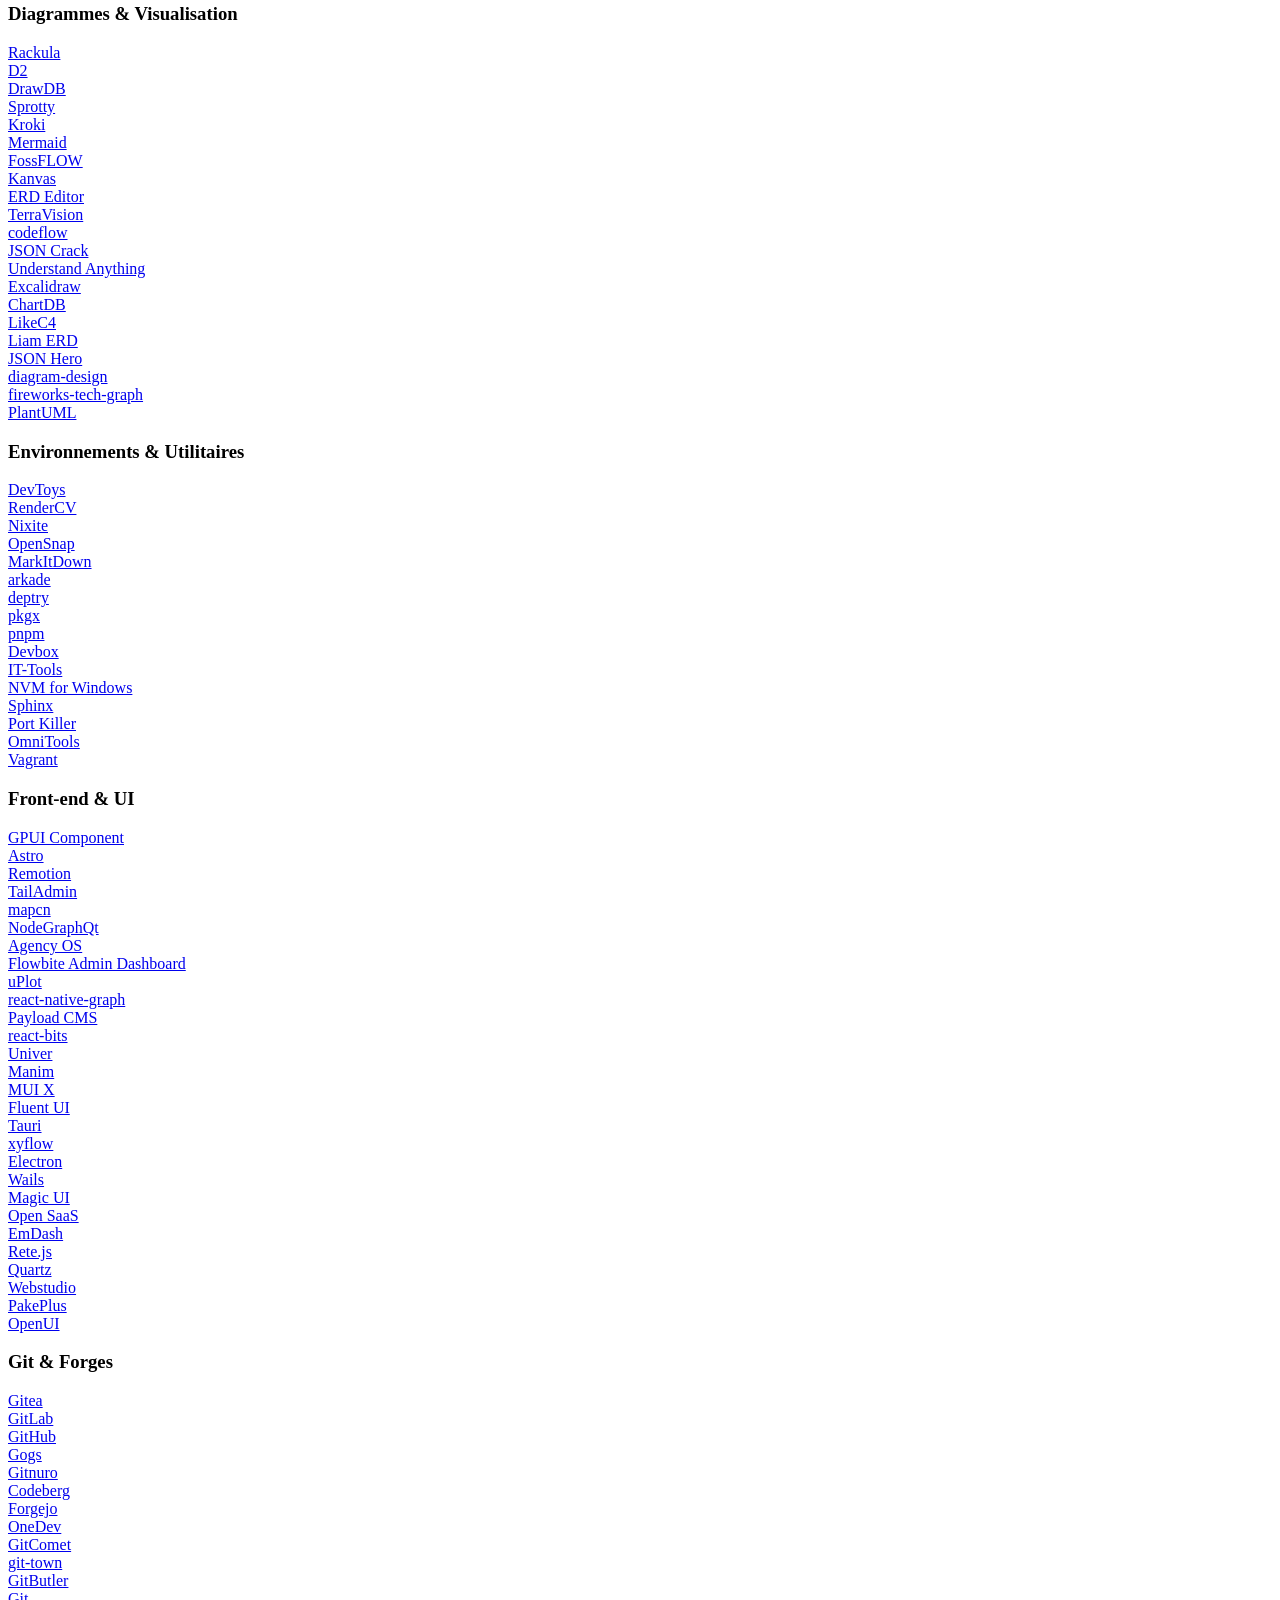
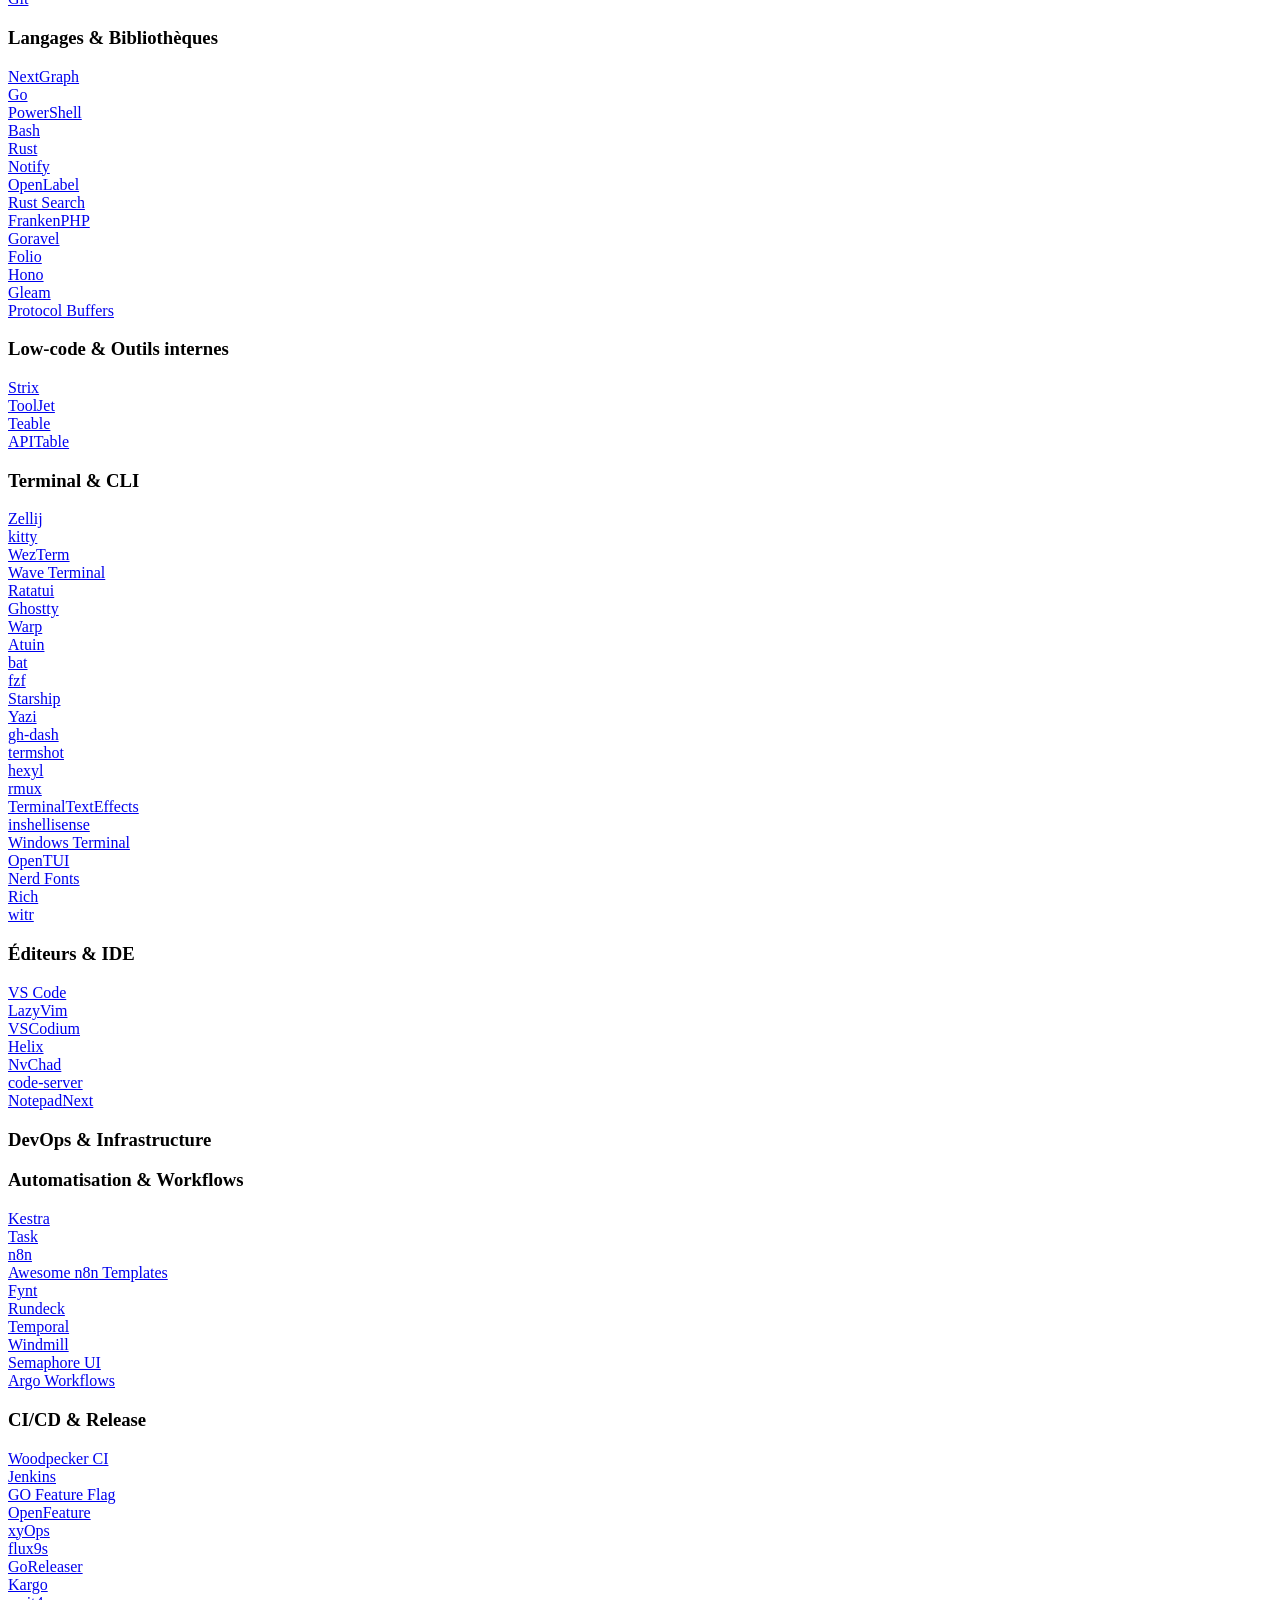
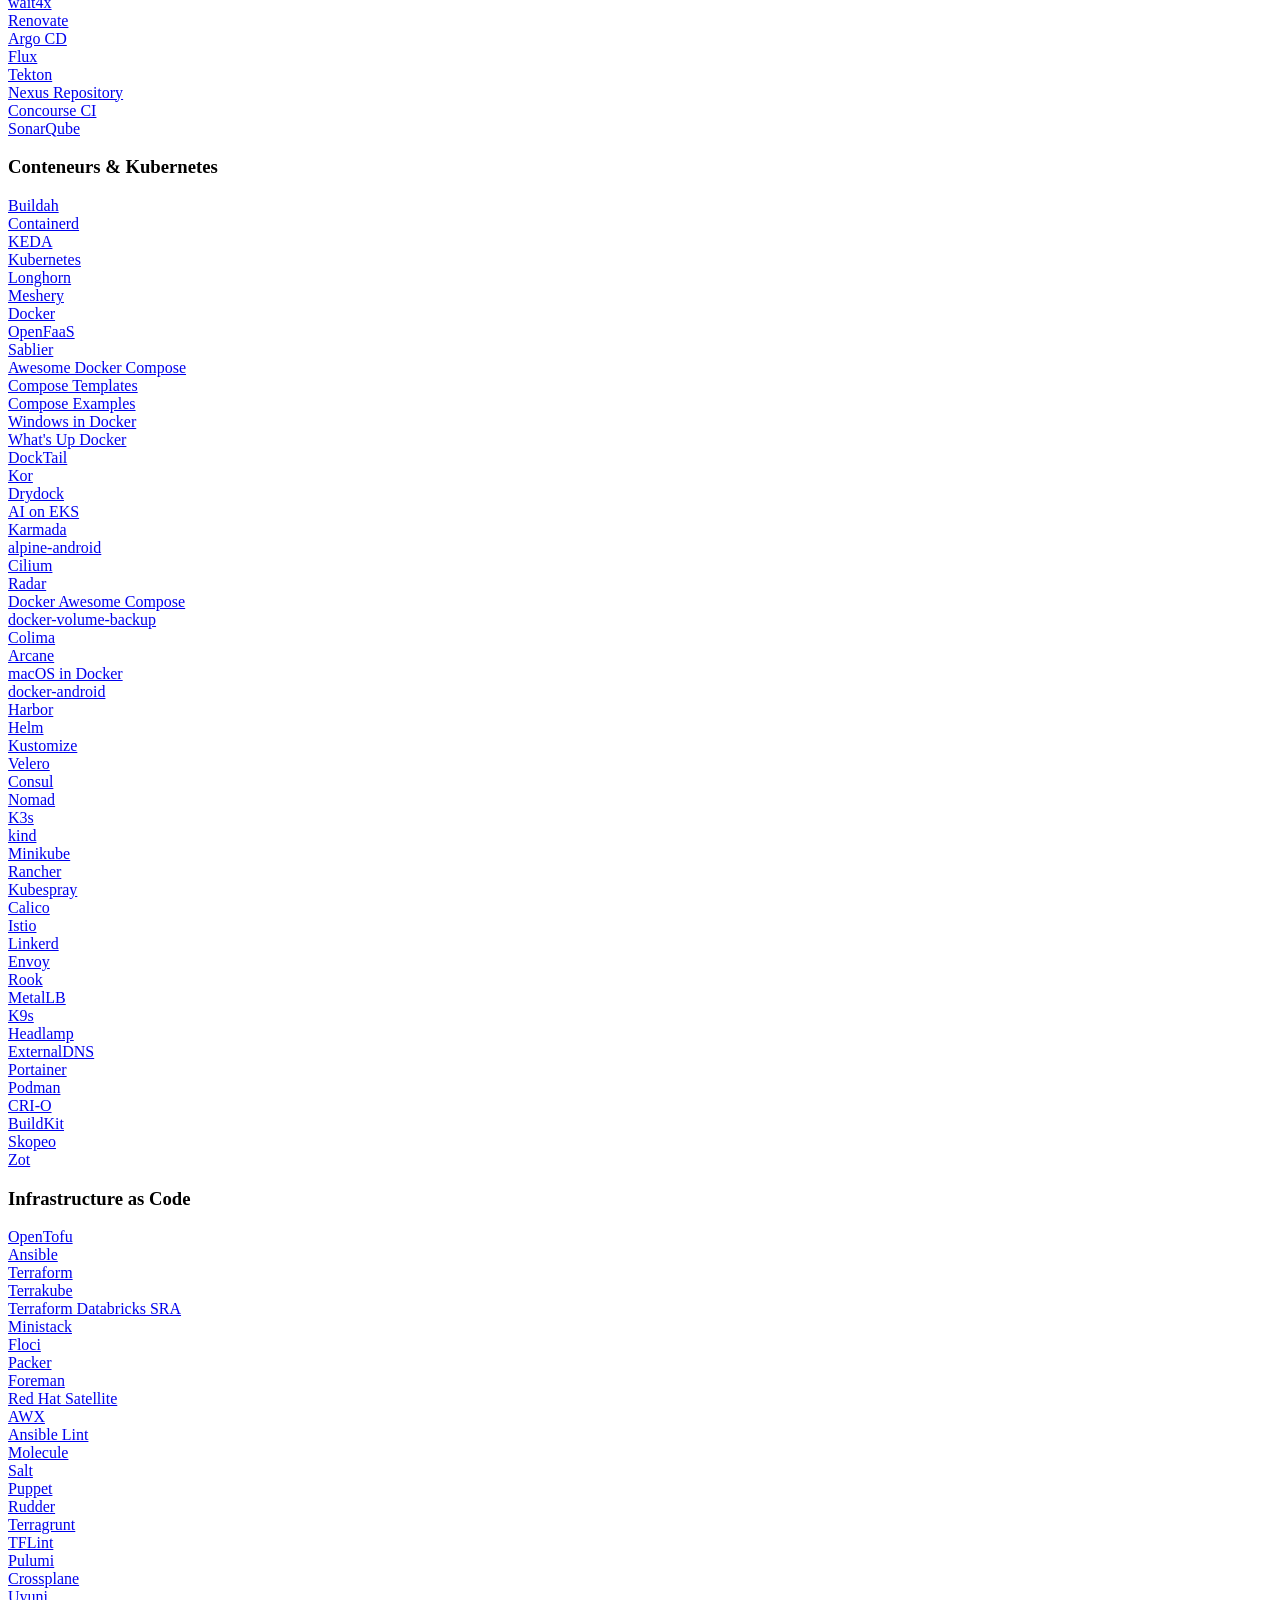
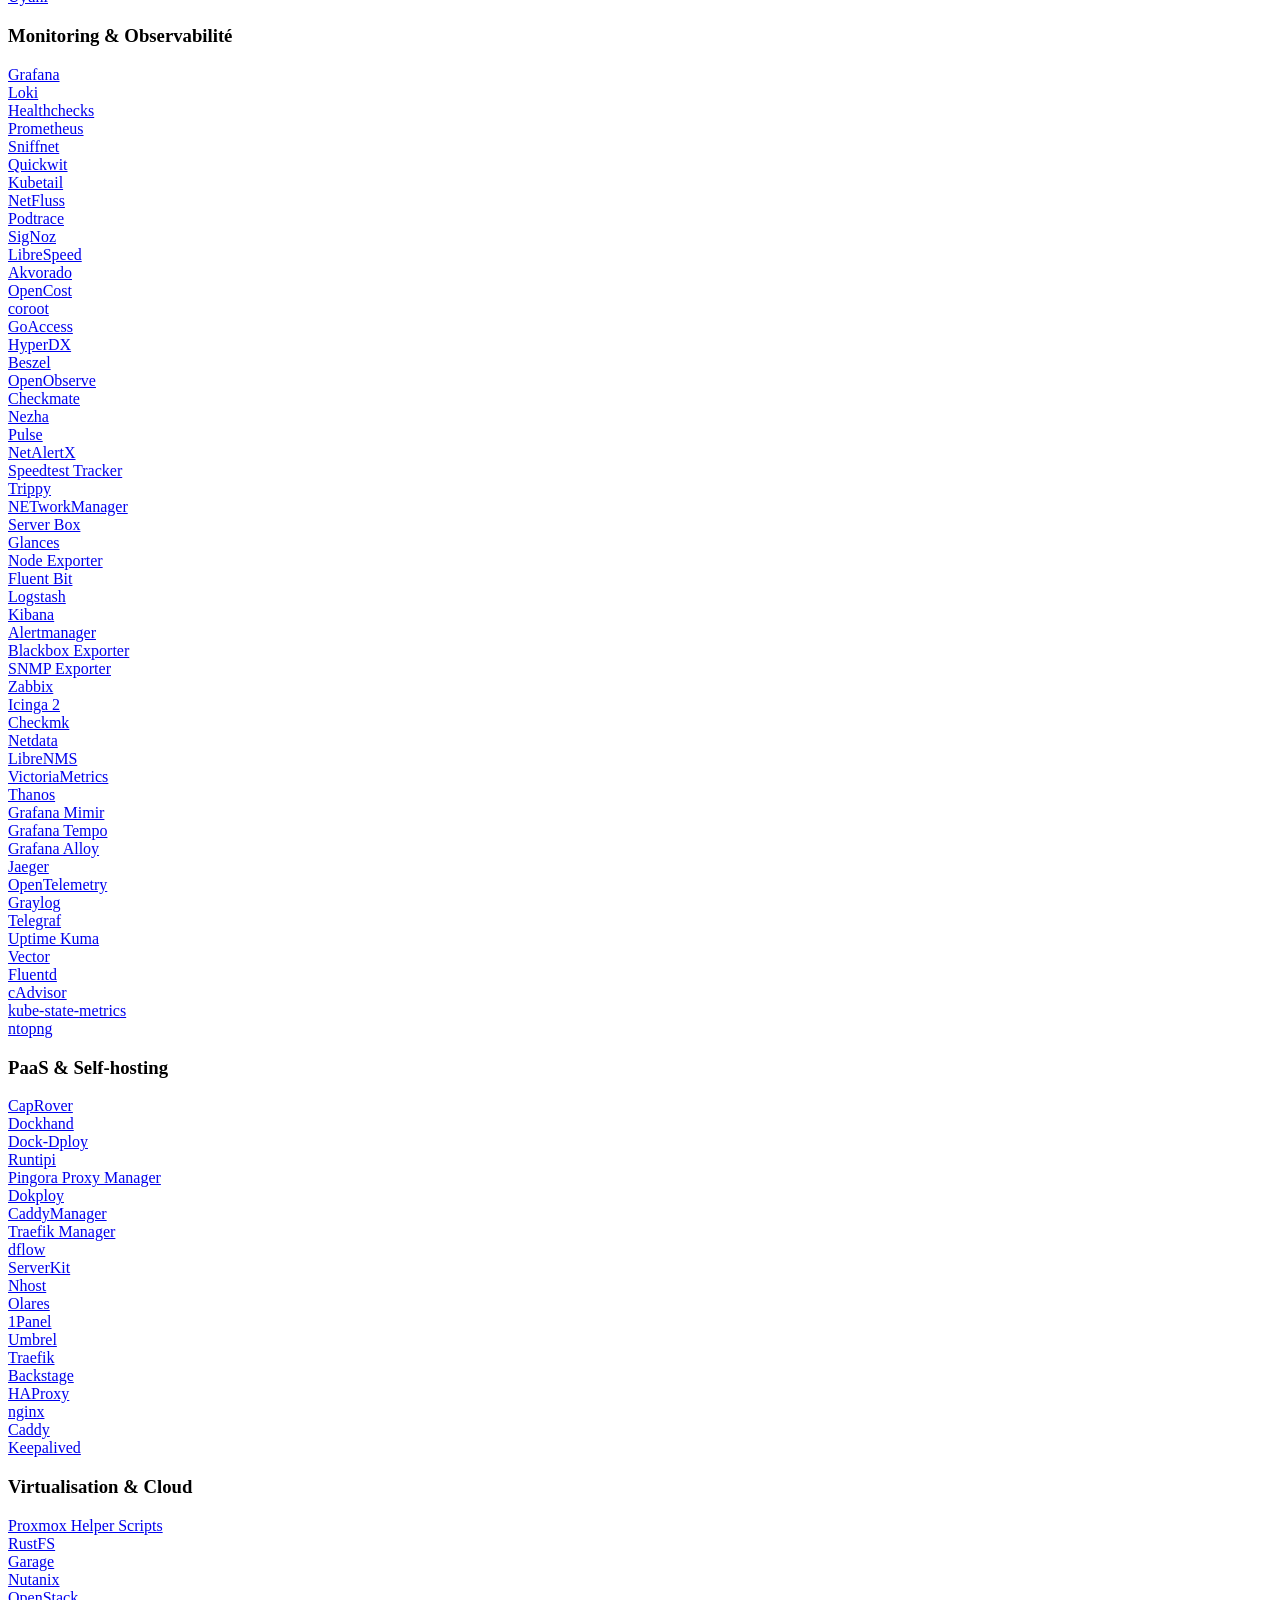
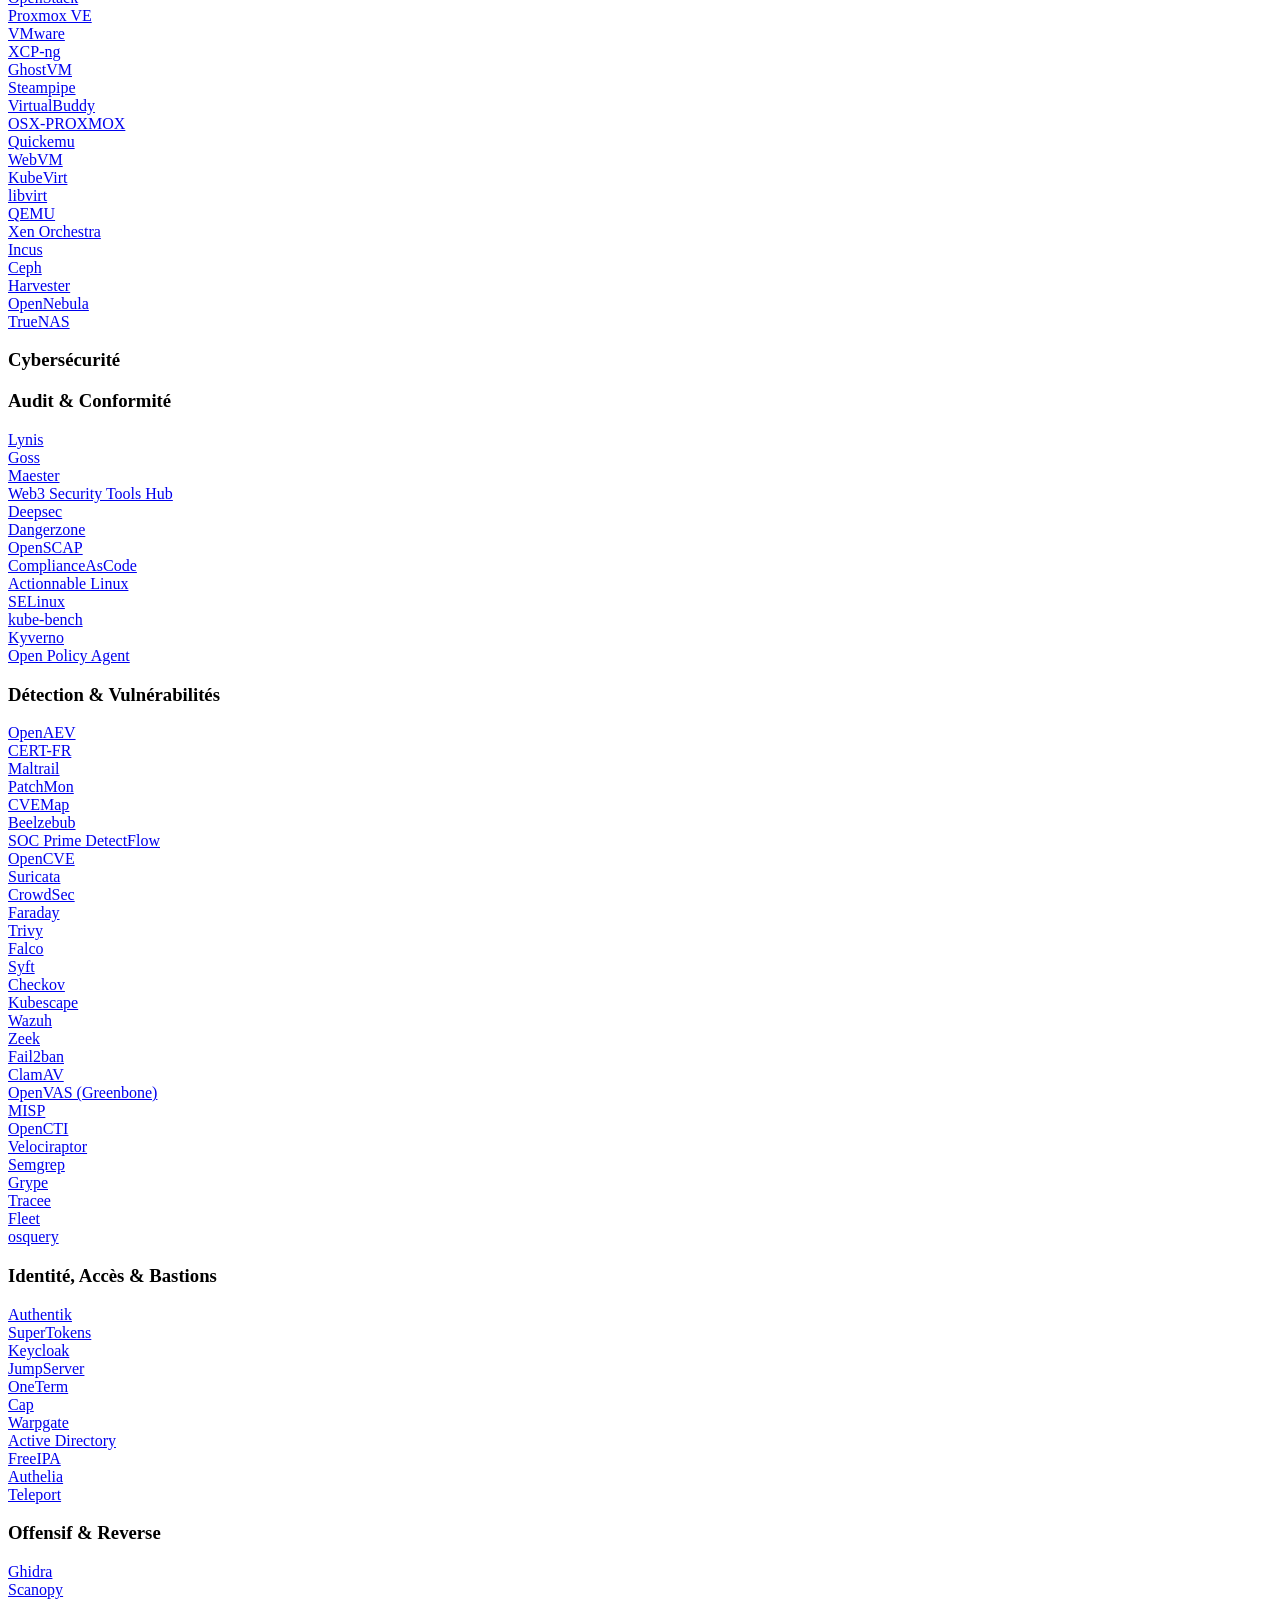
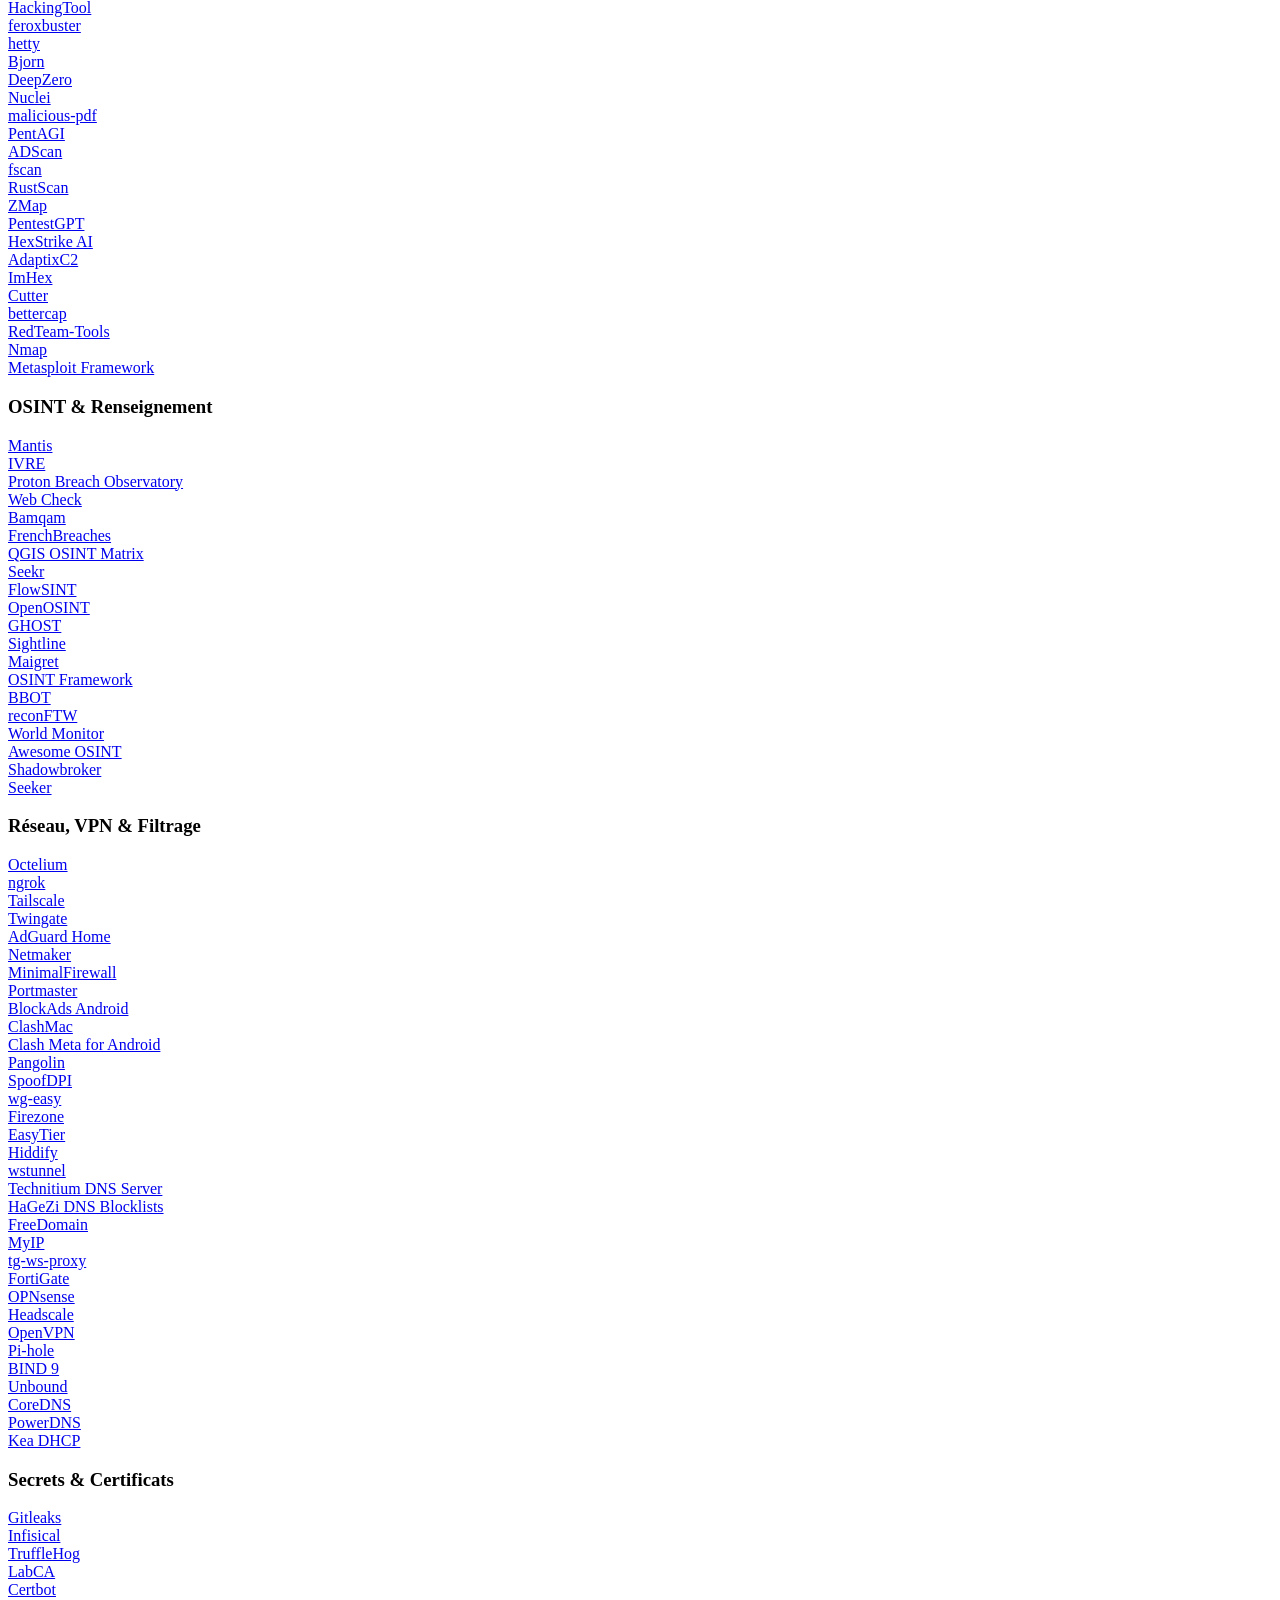
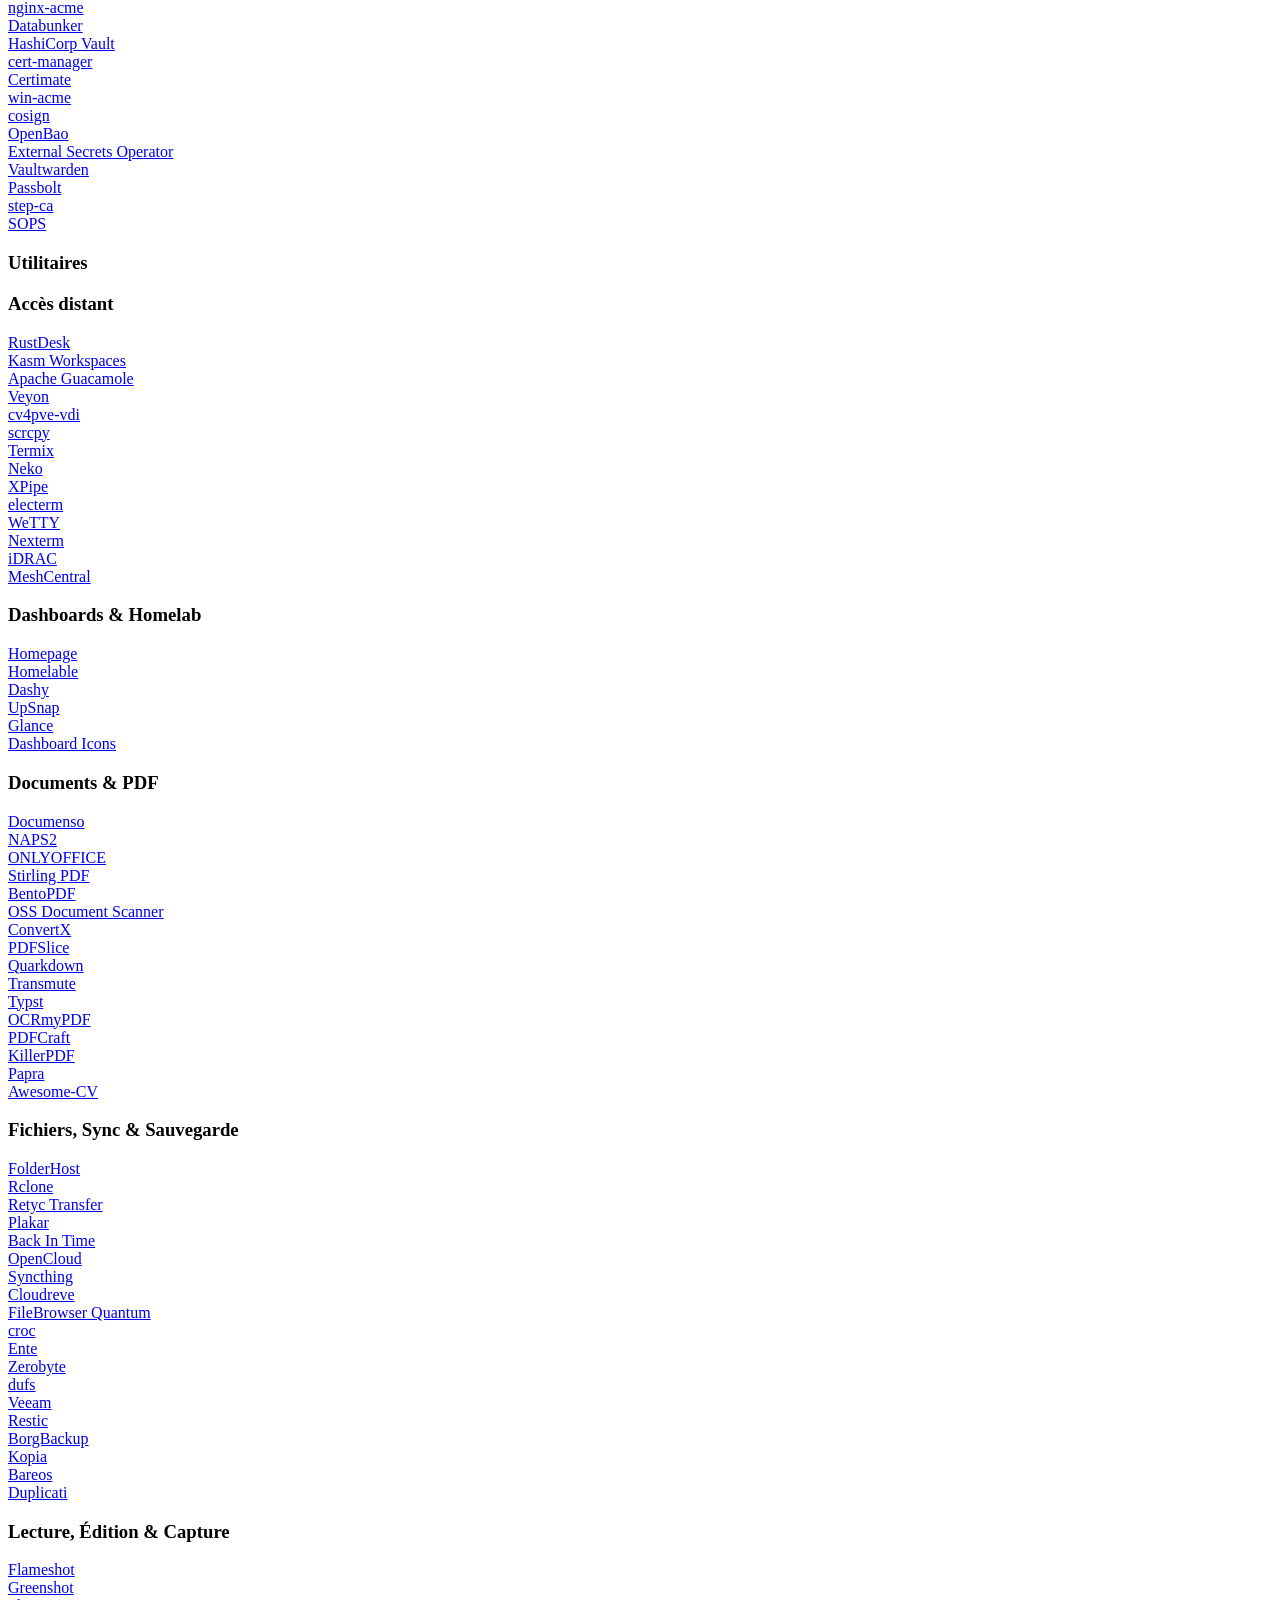
<file: bookmarks.html>
<!DOCTYPE NETSCAPE-Bookmark-file-1>
<!-- This is an automatically generated file.
     It will be read and overwritten.
     DO NOT EDIT! -->
<META HTTP-EQUIV="Content-Type" CONTENT="text/html; charset=UTF-8">
<meta http-equiv="Content-Security-Policy"
      content="default-src 'self'; script-src 'none'; img-src data: *; object-src 'none'"></meta>
<TITLE>Bookmarks</TITLE>
<H1>Marque-pages Professionnels</H1>

<DL><p>
    <DT><H3 ADD_DATE="1724694773" LAST_MODIFIED="1764714735">IA &amp; Machine Learning</H3>
    <DL><p>
        <DT><H3 ADD_DATE="1790004087" LAST_MODIFIED="1790004087">Agents de code</H3>
        <DL><p>
            <DT><A HREF="https://github.com/Fission-AI/OpenSpec" ADD_DATE="1737484800" LAST_MODIFIED="1737484800">OpenSpec</A>
            <DT><A HREF="https://docs.bmad-method.org" ADD_DATE="1739000000" LAST_MODIFIED="1739000000">BMAD Method</A>
            <DT><A HREF="https://opencode.ai" ADD_DATE="1739000000" LAST_MODIFIED="1739000000">OpenCode</A>
            <DT><A HREF="https://github.com/CoderLuii/HolyClaude" ADD_DATE="1772928000" LAST_MODIFIED="1772928000">HolyClaude</A>
            <DT><A HREF="https://github.com/HKUDS/FastCode" ADD_DATE="1775433600" LAST_MODIFIED="1775433600">FastCode</A>
            <DT><A HREF="https://github.com/breaking-brake/cc-wf-studio" ADD_DATE="1775433600" LAST_MODIFIED="1775433600">CC Workflow Studio</A>
            <DT><A HREF="https://www.rtk-ai.app" ADD_DATE="1775433600" LAST_MODIFIED="1775433600">RTK</A>
            <DT><A HREF="https://github.com/BloopAI/vibe-kanban" ADD_DATE="1776211200" LAST_MODIFIED="1776211200">Vibe Kanban</A>
            <DT><A HREF="https://github.com/stephenleo/bmad-autonomous-development" ADD_DATE="1776211200" LAST_MODIFIED="1776211200">BAD</A>
            <DT><A HREF="https://github.com/truecourse-ai/truecourse" ADD_DATE="1776211200" LAST_MODIFIED="1776211200">TrueCourse</A>
            <DT><A HREF="https://openwolf.com" ADD_DATE="1778716800" LAST_MODIFIED="1778716800">OpenWolf</A>
            <DT><A HREF="https://alibaba.github.io/open-code-review/" ADD_DATE="1780617600" LAST_MODIFIED="1780617600">open-code-review</A>
            <DT><A HREF="https://codeburn.app/" ADD_DATE="1780617600" LAST_MODIFIED="1780617600">Codeburn</A>
            <DT><A HREF="https://colbymchenry.github.io/codegraph/" ADD_DATE="1780617600" LAST_MODIFIED="1780617600">codegraph</A>
            <DT><A HREF="https://moonshotai.github.io/kimi-code/" ADD_DATE="1780617600" LAST_MODIFIED="1780617600">Kimi Code</A>
            <DT><A HREF="https://gortex.dev/" ADD_DATE="1785362400" LAST_MODIFIED="1785362400">gortex</A>
            <DT><A HREF="https://mini-swe-agent.com" ADD_DATE="1785362400" LAST_MODIFIED="1785362400">mini-SWE-agent</A>
            <DT><A HREF="https://socraticode.cloud" ADD_DATE="1785362400" LAST_MODIFIED="1785362400">SocratiCode</A>
            <DT><A HREF="https://ecc.tools" ADD_DATE="1790011011" LAST_MODIFIED="1790011011">ECC</A>
            <DT><A HREF="https://onOrca.dev" ADD_DATE="1790011011" LAST_MODIFIED="1790011011">Orca</A>
            <DT><A HREF="https://www.graphify.com" ADD_DATE="1790011011" LAST_MODIFIED="1790011011">Graphify</A>
            <DT><A HREF="https://aitmpl.com" ADD_DATE="1790011011" LAST_MODIFIED="1790011011">Claude Code Templates</A>
            <DT><A HREF="https://aperant.com" ADD_DATE="1794232379" LAST_MODIFIED="1794232379">Aperant</A>
            <DT><A HREF="https://orchestrator.inc" ADD_DATE="1794232379" LAST_MODIFIED="1794232379">Agent Orchestrator</A>
            <DT><A HREF="https://cobusgreyling.github.io/loop-engineering/" ADD_DATE="1794232379" LAST_MODIFIED="1794232379">Loop Engineering</A>
            <DT><A HREF="https://openchamber.dev/" ADD_DATE="1794232379" LAST_MODIFIED="1794232379">OpenChamber</A>
        </DL><p>

        <DT><H3 ADD_DATE="1790004087" LAST_MODIFIED="1790004087">Applications IA</H3>
        <DL><p>
            <DT><A HREF="https://github.com/principia-ai/WriteHERE" ADD_DATE="1775433600" LAST_MODIFIED="1775433600">WriteHERE</A>
            <DT><A HREF="https://freephdlabor.github.io/" ADD_DATE="1780617600" LAST_MODIFIED="1780617600">freephdlabor</A>
            <DT><A HREF="https://open-design.ai/html-anything/" ADD_DATE="1780617600" LAST_MODIFIED="1780617600">html-anything</A>
            <DT><A HREF="https://skydiscover-ai.github.io/" ADD_DATE="1780617600" LAST_MODIFIED="1780617600">skydiscover</A>
            <DT><A HREF="https://github.com/HarleyCoops/Math-To-Manim" ADD_DATE="1785362400" LAST_MODIFIED="1785362400">Math-To-Manim</A>
            <DT><A HREF="https://github.com/ResearAI/AutoFigure-Edit" ADD_DATE="1785362400" LAST_MODIFIED="1785362400">AutoFigure-Edit</A>
            <DT><A HREF="https://github.com/zostaff/ai-quant-researcher" ADD_DATE="1785362400" LAST_MODIFIED="1785362400">ai-quant-researcher</A>
            <DT><A HREF="https://open-design.ai/html-video" ADD_DATE="1785362400" LAST_MODIFIED="1785362400">html-video</A>
            <DT><A HREF="https://github.com/hkuds/deeptutor" ADD_DATE="1790011011" LAST_MODIFIED="1790011011">DeepTutor</A>
            <DT><A HREF="https://www.open-notebook.ai" ADD_DATE="1790011011" LAST_MODIFIED="1790011011">Open Notebook</A>
            <DT><A HREF="https://github.com/langchain-ai/local-deep-researcher" ADD_DATE="1790011011" LAST_MODIFIED="1790011011">Local Deep Researcher</A>
            <DT><A HREF="https://presenton.ai" ADD_DATE="1790011011" LAST_MODIFIED="1790011011">Presenton</A>
        </DL><p>

        <DT><H3 ADD_DATE="1790004087" LAST_MODIFIED="1790004087">Assistants &amp; Chat</H3>
        <DL><p>
            <DT><A HREF="https://chat.openai.com" ADD_DATE="1724694832" LAST_MODIFIED="1724694832">ChatGPT</A>
            <DT><A HREF="https://claude.ai" ADD_DATE="1724694832" LAST_MODIFIED="1724694832">Claude AI</A>
            <DT><A HREF="https://open-jarvis.github.io/OpenJarvis/" ADD_DATE="1780617600" LAST_MODIFIED="1780617600">OpenJarvis</A>
            <DT><A HREF="https://scira.ai" ADD_DATE="1780617600" LAST_MODIFIED="1780617600">Scira</A>
            <DT><A HREF="https://tinyhumans.ai/openhuman" ADD_DATE="1780617600" LAST_MODIFIED="1780617600">openhuman</A>
            <DT><A HREF="https://www.genspark.ai/agents" ADD_DATE="1785362400" LAST_MODIFIED="1785362400">Genspark Agents</A>
            <DT><A HREF="http://openinterpreter.com" ADD_DATE="1790011011" LAST_MODIFIED="1790011011">Open Interpreter</A>
            <DT><A HREF="http://agenticseek.tech" ADD_DATE="1790011011" LAST_MODIFIED="1790011011">AgenticSeek</A>
        </DL><p>

        <DT><H3 ADD_DATE="1790004087" LAST_MODIFIED="1790004087">Frameworks d'agents</H3>
        <DL><p>
            <DT><A HREF="https://github.com/simstudioai/sim" ADD_DATE="1701011594" LAST_MODIFIED="1748445571">Sim Studio AI</A>
            <DT><A HREF="https://floneum.com" ADD_DATE="1724694832" LAST_MODIFIED="1724694832">Floneum</A>
            <DT><A HREF="https://flowiseai.com" ADD_DATE="1724694832" LAST_MODIFIED="1724694832">Flowise</A>
            <DT><A HREF="https://www.promptfoo.dev" ADD_DATE="1724694832" LAST_MODIFIED="1724694832">Promptfoo</A>
            <DT><A HREF="https://openclaw.ai" ADD_DATE="1739000000" LAST_MODIFIED="1739000000">OpenClaw</A>
            <DT><A HREF="https://github.com/HKUDS/OpenHarness" ADD_DATE="1772928000" LAST_MODIFIED="1772928000">OpenHarness</A>
            <DT><A HREF="https://rivet.ironcladapp.com" ADD_DATE="1772928000" LAST_MODIFIED="1772928000">Rivet</A>
            <DT><A HREF="https://open-sandbox.ai" ADD_DATE="1775433600" LAST_MODIFIED="1775433600">OpenSandbox</A>
            <DT><A HREF="https://github.com/SmythOS/smythos-studio" ADD_DATE="1776211200" LAST_MODIFIED="1776211200">SmythOS Studio</A>
            <DT><A HREF="https://docs.cubesandbox.ai" ADD_DATE="1778716800" LAST_MODIFIED="1778716800">CubeSandbox</A>
            <DT><A HREF="https://github.com/EpicStaff/EpicStaff" ADD_DATE="1780617600" LAST_MODIFIED="1780617600">EpicStaff</A>
            <DT><A HREF="https://github.com/microsoft/Webwright" ADD_DATE="1780617600" LAST_MODIFIED="1780617600">Webwright</A>
            <DT><A HREF="https://mercuryagent.sh/" ADD_DATE="1780617600" LAST_MODIFIED="1780617600">Mercury Agent</A>
            <DT><A HREF="https://shannon.run" ADD_DATE="1785362400" LAST_MODIFIED="1785362400">Shannon</A>
            <DT><A HREF="https://synapseorch.com" ADD_DATE="1785362400" LAST_MODIFIED="1785362400">Synapse AI</A>
            <DT><A HREF="https://dspy.ai" ADD_DATE="1790011011" LAST_MODIFIED="1790011011">DSPy</A>
            <DT><A HREF="https://docs.langchain.com/langchain/" ADD_DATE="1790011011" LAST_MODIFIED="1790011011">LangChain</A>
            <DT><A HREF="https://agpt.co" ADD_DATE="1790011011" LAST_MODIFIED="1790011011">AutoGPT</A>
            <DT><A HREF="https://deepseek.com/harness" ADD_DATE="1790011011" LAST_MODIFIED="1790011011">DeepSeek Harness</A>
            <DT><A HREF="https://github.com/anthropics/claude-code-sdk-python" ADD_DATE="1790011011" LAST_MODIFIED="1790011011">Claude Agent SDK (Python)</A>
            <DT><A HREF="https://github.com/tracer-cloud/opensre" ADD_DATE="1790011011" LAST_MODIFIED="1790011011">OpenSRE</A>
            <DT><A HREF="https://holaos.ai" ADD_DATE="1794232379" LAST_MODIFIED="1794232379">holaOS</A>
        </DL><p>

        <DT><H3 ADD_DATE="1790004087" LAST_MODIFIED="1790004087">Inférence &amp; LLM locaux</H3>
        <DL><p>
            <DT><A HREF="https://docs.openwebui.com" ADD_DATE="1724694832" LAST_MODIFIED="1724694832">Open WebUI</A>
            <DT><A HREF="https://ollama.com" ADD_DATE="1724694832" LAST_MODIFIED="1724694832">Ollama</A>
            <DT><A HREF="https://github.com/qualcomm/GenieX" ADD_DATE="1775433600" LAST_MODIFIED="1775433600">GenieX (ex-NexaSDK)</A>
            <DT><A HREF="https://github.com/xiaguan/pegainfer" ADD_DATE="1776211200" LAST_MODIFIED="1776211200">PegaInfer</A>
            <DT><A HREF="https://aihub.qualcomm.com/models" ADD_DATE="1785362400" LAST_MODIFIED="1785362400">Qualcomm AI Hub Models</A>
            <DT><A HREF="https://cactuscompute.com" ADD_DATE="1785362400" LAST_MODIFIED="1785362400">cactus</A>
            <DT><A HREF="https://portkey.ai/features/ai-gateway" ADD_DATE="1785362400" LAST_MODIFIED="1785362400">Portkey AI Gateway</A>
            <DT><A HREF="https://unsloth.ai/docs" ADD_DATE="1785362400" LAST_MODIFIED="1785362400">Unsloth</A>
            <DT><A HREF="https://github.com/drumih/turbo-fieldfare" ADD_DATE="1790011011" LAST_MODIFIED="1790011011">turbo-fieldfare</A>
            <DT><A HREF="https://omniroute.online" ADD_DATE="1790011011" LAST_MODIFIED="1790011011">OmniRoute</A>
            <DT><A HREF="https://github.com/bentoml/openllm" ADD_DATE="1790011011" LAST_MODIFIED="1790011011">OpenLLM</A>
            <DT><A HREF="https://github.com/alexsjones/llmfit" ADD_DATE="1790011011" LAST_MODIFIED="1790011011">llmfit</A>
            <DT><A HREF="https://github.com/h2oai/h2o-llmstudio" ADD_DATE="1790011011" LAST_MODIFIED="1790011011">H2O LLM Studio</A>
            <DT><A HREF="https://justvugg.github.io/colibri" ADD_DATE="1794232379" LAST_MODIFIED="1794232379">Colibri</A>
            <DT><A HREF="https://9router.com" ADD_DATE="1794232379" LAST_MODIFIED="1794232379">9router</A>
            <DT><A HREF="https://docs.mozilla.ai/llamafile" ADD_DATE="1794232379" LAST_MODIFIED="1794232379">llamafile</A>
        </DL><p>

        <DT><H3 ADD_DATE="1790004087" LAST_MODIFIED="1790004087">MCP &amp; Outils pour agents</H3>
        <DL><p>
            <DT><A HREF="https://github.com/BingoWon/apple-rag-mcp" ADD_DATE="1772928000" LAST_MODIFIED="1772928000">Apple RAG MCP</A>
            <DT><A HREF="https://github.com/Shelpuk-AI-Technology-Consulting/kindly-web-search-mcp-server" ADD_DATE="1772928000" LAST_MODIFIED="1772928000">Kindly Web Search MCP</A>
            <DT><A HREF="https://github.com/yctimlin/mcp_excalidraw" ADD_DATE="1772928000" LAST_MODIFIED="1772928000">mcp_excalidraw</A>
            <DT><A HREF="https://github.com/hustcc/mcp-mermaid" ADD_DATE="1776211200" LAST_MODIFIED="1776211200">MCP Mermaid</A>
            <DT><A HREF="https://lightpanda.io" ADD_DATE="1776211200" LAST_MODIFIED="1776211200">Lightpanda</A>
            <DT><A HREF="https://github.com/AeternaLabsHQ/pullmd" ADD_DATE="1778716800" LAST_MODIFIED="1778716800">pullmd</A>
            <DT><A HREF="https://github.com/maorcc/gimp-mcp" ADD_DATE="1778716800" LAST_MODIFIED="1778716800">GIMP MCP</A>
            <DT><A HREF="https://brightdata.com/" ADD_DATE="1780617600" LAST_MODIFIED="1780617600">Bright Data MCP</A>
            <DT><A HREF="https://docs.kaelio.com/ktx" ADD_DATE="1780617600" LAST_MODIFIED="1780617600">ktx</A>
            <DT><A HREF="https://github.com/runablehq/mini-browser" ADD_DATE="1780617600" LAST_MODIFIED="1780617600">mini-browser</A>
            <DT><A HREF="https://mcp-toolbox.dev/documentation/introduction/" ADD_DATE="1785362400" LAST_MODIFIED="1785362400">MCP Toolbox</A>
            <DT><A HREF="https://deusdata.github.io/codebase-memory-mcp/" ADD_DATE="1790011011" LAST_MODIFIED="1790011011">Codebase Memory MCP</A>
            <DT><A HREF="https://github.com/flux159/mcp-server-kubernetes" ADD_DATE="1790011011" LAST_MODIFIED="1790011011">MCP Server Kubernetes</A>
            <DT><A HREF="https://github.com/datagouv/datagouv-mcp" ADD_DATE="1790011011" LAST_MODIFIED="1790011011">data.gouv.fr MCP</A>
            <DT><A HREF="https://playwriter.dev" ADD_DATE="1790011011" LAST_MODIFIED="1790011011">Playwriter</A>
            <DT><A HREF="https://plugins.hex-rays.com/mrexodia/ida-pro-mcp" ADD_DATE="1790011011" LAST_MODIFIED="1790011011">IDA Pro MCP</A>
            <DT><A HREF="https://code-review-graph.com" ADD_DATE="1794232379" LAST_MODIFIED="1794232379">code-review-graph</A>
            <DT><A HREF="https://officecli.ai" ADD_DATE="1794232379" LAST_MODIFIED="1794232379">OfficeCLI</A>
            <DT><A HREF="https://obscura.sh" ADD_DATE="1794232379" LAST_MODIFIED="1794232379">Obscura</A>
        </DL><p>

        <DT><H3 ADD_DATE="1790004087" LAST_MODIFIED="1790004087">Modèles &amp; Génération</H3>
        <DL><p>
            <DT><A HREF="https://huggingface.co" ADD_DATE="1724694832" LAST_MODIFIED="1724694832">Hugging Face</A>
            <DT><A HREF="https://ace-step.github.io" ADD_DATE="1772928000" LAST_MODIFIED="1772928000">ACE-Step</A>
            <DT><A HREF="https://github.com/VectorSpaceLab/OmniGen2" ADD_DATE="1778716800" LAST_MODIFIED="1778716800">OmniGen2</A>
            <DT><A HREF="https://ai4finance.org" ADD_DATE="1780617600" LAST_MODIFIED="1780617600">FinRL</A>
            <DT><A HREF="https://github.com/microsoft/TRELLIS.2" ADD_DATE="1780617600" LAST_MODIFIED="1780617600">TRELLIS.2</A>
            <DT><A HREF="https://github.com/microsoft/fara" ADD_DATE="1780617600" LAST_MODIFIED="1780617600">Fara</A>
            <DT><A HREF="https://mealpy.readthedocs.io" ADD_DATE="1780617600" LAST_MODIFIED="1780617600">mealpy</A>
            <DT><A HREF="https://sadtalker.github.io/" ADD_DATE="1780617600" LAST_MODIFIED="1780617600">SadTalker</A>
            <DT><A HREF="https://www.paddleocr.com" ADD_DATE="1780617600" LAST_MODIFIED="1780617600">PaddleOCR</A>
            <DT><A HREF="https://yihua7.github.io/AniGen_web/" ADD_DATE="1780617600" LAST_MODIFIED="1780617600">AniGen</A>
            <DT><A HREF="https://platform.ultralytics.com" ADD_DATE="1785362400" LAST_MODIFIED="1785362400">Ultralytics</A>
            <DT><A HREF="https://tensorflow.org" ADD_DATE="1785362400" LAST_MODIFIED="1785362400">TensorFlow</A>
            <DT><A HREF="https://www.amazon.science/publications/scrabblegan-semi-supervised-varying-length-handwritten-text-generation" ADD_DATE="1785362400" LAST_MODIFIED="1785362400">ScrabbleGAN</A>
            <DT><A HREF="https://www.datalab.to" ADD_DATE="1785362400" LAST_MODIFIED="1785362400">Surya</A>
            <DT><A HREF="https://www.faceswap.dev" ADD_DATE="1785362400" LAST_MODIFIED="1785362400">Faceswap</A>
            <DT><A HREF="https://upscayl.org" ADD_DATE="1790011011" LAST_MODIFIED="1790011011">Upscayl</A>
            <DT><A HREF="https://github.com/danielgatis/rembg" ADD_DATE="1790011011" LAST_MODIFIED="1790011011">rembg</A>
            <DT><A HREF="https://github.com/allenai/olmocr" ADD_DATE="1790011011" LAST_MODIFIED="1790011011">olmOCR</A>
            <DT><A HREF="https://qlib.readthedocs.io/en/latest/" ADD_DATE="1794232379" LAST_MODIFIED="1794232379">Qlib</A>
            <DT><A HREF="https://facefusion.io" ADD_DATE="1794232379" LAST_MODIFIED="1794232379">FaceFusion</A>
        </DL><p>

        <DT><H3 ADD_DATE="1790004087" LAST_MODIFIED="1790004087">RAG &amp; Mémoire</H3>
        <DL><p>
            <DT><A HREF="https://github.com/unum-cloud" ADD_DATE="1737484800" LAST_MODIFIED="1737484800">Unum Cloud</A>
            <DT><A HREF="https://pageindex.ai" ADD_DATE="1775433600" LAST_MODIFIED="1775433600">PageIndex</A>
            <DT><A HREF="https://www.supavec.com" ADD_DATE="1778716800" LAST_MODIFIED="1778716800">Supavec</A>
            <DT><A HREF="https://github.com/huytieu/COG-second-brain" ADD_DATE="1780617600" LAST_MODIFIED="1780617600">COG-second-brain</A>
            <DT><A HREF="https://pypi.org/project/turbovec/" ADD_DATE="1780617600" LAST_MODIFIED="1780617600">turbovec</A>
            <DT><A HREF="https://arxiv.org/abs/2405.14831" ADD_DATE="1785362400" LAST_MODIFIED="1785362400">HippoRAG</A>
            <DT><A HREF="https://github.com/benmaster82/Kwipu" ADD_DATE="1785362400" LAST_MODIFIED="1785362400">Kwipu</A>
            <DT><A HREF="https://www.kayba.ai" ADD_DATE="1785362400" LAST_MODIFIED="1785362400">Agentic Context Engine</A>
            <DT><A HREF="https://docs.letta.com" ADD_DATE="1790011011" LAST_MODIFIED="1790011011">Letta</A>
            <DT><A HREF="https://github.com/akitaonrails/ai-memory" ADD_DATE="1790011011" LAST_MODIFIED="1790011011">AI Memory</A>
            <DT><A HREF="https://engram.gentlemanprogramming.com" ADD_DATE="1790011011" LAST_MODIFIED="1790011011">Engram</A>
            <DT><A HREF="https://docling-project.github.io/docling" ADD_DATE="1790011011" LAST_MODIFIED="1790011011">Docling</A>
            <DT><A HREF="https://github.com/vikparuchuri/marker" ADD_DATE="1790011011" LAST_MODIFIED="1790011011">Marker</A>
            <DT><A HREF="https://tencentcloud.github.io/TencentDB-Agent-Memory/" ADD_DATE="1794232379" LAST_MODIFIED="1794232379">TencentDB Agent Memory</A>
            <DT><A HREF="https://getsemantica.ai" ADD_DATE="1794232379" LAST_MODIFIED="1794232379">Semantica</A>
        </DL><p>

        <DT><H3 ADD_DATE="1790004087" LAST_MODIFIED="1790004087">Skills &amp; Prompts</H3>
        <DL><p>
            <DT><A HREF="https://github.com/samber/cc-skills-golang" ADD_DATE="1772928000" LAST_MODIFIED="1772928000">cc-skills-golang</A>
            <DT><A HREF="https://skillsmp.com" ADD_DATE="1772928000" LAST_MODIFIED="1772928000">SkillsMP</A>
            <DT><A HREF="https://opc.dev" ADD_DATE="1775433600" LAST_MODIFIED="1775433600">OPC Skills</A>
            <DT><A HREF="https://uupm.cc" ADD_DATE="1775433600" LAST_MODIFIED="1775433600">UI UX Pro Max</A>
            <DT><A HREF="https://www.skillhub.club" ADD_DATE="1775433600" LAST_MODIFIED="1775433600">SkillHub Desktop</A>
            <DT><A HREF="https://github.com/JuliusBrussee/caveman" ADD_DATE="1776211200" LAST_MODIFIED="1776211200">Caveman</A>
            <DT><A HREF="https://github.com/VoltAgent/awesome-agent-skills" ADD_DATE="1776211200" LAST_MODIFIED="1776211200">Awesome Agent Skills</A>
            <DT><A HREF="https://github.com/nicobailon/visual-explainer" ADD_DATE="1776211200" LAST_MODIFIED="1776211200">Visual Explainer</A>
            <DT><A HREF="https://aka.ms/skillopt" ADD_DATE="1780617600" LAST_MODIFIED="1780617600">SkillOpt</A>
            <DT><A HREF="https://github.com/ComposioHQ/awesome-codex-skills" ADD_DATE="1780617600" LAST_MODIFIED="1780617600">awesome-codex-skills</A>
            <DT><A HREF="https://github.com/MadsLorentzen/ai-job-search" ADD_DATE="1780617600" LAST_MODIFIED="1780617600">ai-job-search</A>
            <DT><A HREF="https://github.com/grafana/skills" ADD_DATE="1780617600" LAST_MODIFIED="1780617600">Grafana Skills</A>
            <DT><A HREF="https://github.com/langgptai/awesome-claude-prompts" ADD_DATE="1780617600" LAST_MODIFIED="1780617600">awesome-claude-prompts</A>
            <DT><A HREF="https://github.com/mattpocock/skills" ADD_DATE="1780617600" LAST_MODIFIED="1780617600">Matt Pocock Skills</A>
            <DT><A HREF="https://skills.mercuryagent.sh" ADD_DATE="1780617600" LAST_MODIFIED="1780617600">Mercury Agent Skills</A>
            <DT><A HREF="https://theaioperator.io" ADD_DATE="1780617600" LAST_MODIFIED="1780617600">obsidian-second-brain</A>
            <DT><A HREF="https://copaper.ai" ADD_DATE="1785362400" LAST_MODIFIED="1785362400">CoPaper.AI</A>
            <DT><A HREF="https://tt-a1i.github.io/archify/" ADD_DATE="1790011011" LAST_MODIFIED="1790011011">Archify</A>
            <DT><A HREF="https://skills.addy.ie" ADD_DATE="1790011011" LAST_MODIFIED="1790011011">Agent Skills (Addy Osmani)</A>
            <DT><A HREF="https://github.com/garrytan/gstack" ADD_DATE="1790011011" LAST_MODIFIED="1790011011">gstack</A>
            <DT><A HREF="https://github.com/kepano/obsidian-skills" ADD_DATE="1790011011" LAST_MODIFIED="1790011011">Obsidian Skills</A>
            <DT><A HREF="https://github.com/virgiliojr94/book-to-skill" ADD_DATE="1790011011" LAST_MODIFIED="1790011011">Book to Skill</A>
            <DT><A HREF="https://ponytail.dev" ADD_DATE="1790011011" LAST_MODIFIED="1790011011">Ponytail</A>
            <DT><A HREF="https://github.com/zhaoxuya520/reverse-skill" ADD_DATE="1790011011" LAST_MODIFIED="1790011011">Reverse Skill</A>
            <DT><A HREF="https://skillseekersweb.com" ADD_DATE="1790011011" LAST_MODIFIED="1790011011">Skill Seekers</A>
            <DT><A HREF="https://github.com/multica-ai/andrej-karpathy-skills" ADD_DATE="1794232379" LAST_MODIFIED="1794232379">andrej-karpathy-skills</A>
            <DT><A HREF="https://github.com/composiohq/awesome-claude-skills" ADD_DATE="1794232379" LAST_MODIFIED="1794232379">awesome-claude-skills (Composio)</A>
            <DT><A HREF="https://github.com/sickn33/agentic-awesome-skills" ADD_DATE="1794232379" LAST_MODIFIED="1794232379">Agentic Awesome Skills</A>
            <DT><A HREF="https://github.com/AgriciDaniel/claude-obsidian" ADD_DATE="1794232379" LAST_MODIFIED="1794232379">claude-obsidian</A>
        </DL><p>

        <DT><H3 ADD_DATE="1790004087" LAST_MODIFIED="1790004087">Voix &amp; Audio</H3>
        <DL><p>
            <DT><A HREF="https://github.com/ysharma3501/LuxTTS" ADD_DATE="1772928000" LAST_MODIFIED="1772928000">LuxTTS</A>
            <DT><A HREF="https://superwhisper.com" ADD_DATE="1772928000" LAST_MODIFIED="1772928000">SuperWhisper</A>
            <DT><A HREF="https://tryspeaktype.com" ADD_DATE="1772928000" LAST_MODIFIED="1772928000">SpeakType</A>
            <DT><A HREF="https://boltzmannentropy.github.io/mimikastudio.github.io/" ADD_DATE="1775433600" LAST_MODIFIED="1775433600">MimikaStudio</A>
            <DT><A HREF="https://github.com/kyutai-labs/pocket-tts" ADD_DATE="1776211200" LAST_MODIFIED="1776211200">Pocket TTS</A>
            <DT><A HREF="https://github.com/openai/whisper" ADD_DATE="1778716800" LAST_MODIFIED="1778716800">Whisper</A>
            <DT><A HREF="https://github.com/phuc-nt/my-translator" ADD_DATE="1778716800" LAST_MODIFIED="1778716800">my-translator</A>
            <DT><A HREF="https://voiceuikit.pipecat.ai" ADD_DATE="1778716800" LAST_MODIFIED="1778716800">Voice UI Kit</A>
            <DT><A HREF="https://github.com/flybirdxx/ComfyUI-Qwen-TTS" ADD_DATE="1780617600" LAST_MODIFIED="1780617600">ComfyUI-Qwen-TTS</A>
            <DT><A HREF="https://github.com/gurjar1/OmniDictate" ADD_DATE="1780617600" LAST_MODIFIED="1780617600">OmniDictate</A>
            <DT><A HREF="https://github.com/uezo/ChatdollKit" ADD_DATE="1780617600" LAST_MODIFIED="1780617600">ChatdollKit</A>
            <DT><A HREF="https://palash.dev/omnivoice" ADD_DATE="1780617600" LAST_MODIFIED="1780617600">OmniVoice-Studio</A>
            <DT><A HREF="https://github.com/neuphonic/neutts" ADD_DATE="1785362400" LAST_MODIFIED="1785362400">NeuTTS</A>
            <DT><A HREF="https://mosi.cn/models/moss-tts" ADD_DATE="1785362400" LAST_MODIFIED="1785362400">MOSS-TTS</A>
            <DT><A HREF="https://voicebox.sh" ADD_DATE="1790011011" LAST_MODIFIED="1790011011">Voicebox</A>
            <DT><A HREF="https://github.com/m-bain/whisperx" ADD_DATE="1790011011" LAST_MODIFIED="1790011011">WhisperX</A>
            <DT><A HREF="https://chidiwilliams.github.io/buzz" ADD_DATE="1790011011" LAST_MODIFIED="1790011011">Buzz</A>
            <DT><A HREF="https://github.com/kittenml/kittentts" ADD_DATE="1790011011" LAST_MODIFIED="1790011011">KittenTTS</A>
            <DT><A HREF="https://meetily.ai" ADD_DATE="1790011011" LAST_MODIFIED="1790011011">Meetily</A>
            <DT><A HREF="https://docs.videolingo.io" ADD_DATE="1790011011" LAST_MODIFIED="1790011011">VideoLingo</A>
            <DT><A HREF="https://github.com/drewthomasson/ebook2audiobook" ADD_DATE="1790011011" LAST_MODIFIED="1790011011">ebook2audiobook</A>
            <DT><A HREF="https://thewh1teagle.github.io/vibe/" ADD_DATE="1790011011" LAST_MODIFIED="1790011011">Vibe</A>
            <DT><A HREF="https://altic.dev/fluid" ADD_DATE="1790011011" LAST_MODIFIED="1790011011">FluidVoice</A>
        </DL><p>
    </DL><p>
    <DT><H3 ADD_DATE="1701011542" LAST_MODIFIED="1748445571">Développement</H3>
    <DL><p>
        <DT><H3 ADD_DATE="1790004087" LAST_MODIFIED="1790004087">API &amp; Tests</H3>
        <DL><p>
            <DT><A HREF="https://www.postman.com" ADD_DATE="1701011594" LAST_MODIFIED="1748445571">Postman</A>
            <DT><A HREF="https://www.usebruno.com" ADD_DATE="1701011594" LAST_MODIFIED="1748445571">Bruno</A>
            <DT><A HREF="https://httpsms.com" ADD_DATE="1775433600" LAST_MODIFIED="1775433600">httpSMS</A>
            <DT><A HREF="https://sms-gate.app" ADD_DATE="1775433600" LAST_MODIFIED="1775433600">SMS Gateway for Android</A>
            <DT><A HREF="https://usesend.com" ADD_DATE="1775433600" LAST_MODIFIED="1775433600">useSend</A>
            <DT><A HREF="https://fakerjs.dev" ADD_DATE="1778716800" LAST_MODIFIED="1778716800">Faker.js</A>
            <DT><A HREF="https://enetx.surf" ADD_DATE="1780617600" LAST_MODIFIED="1780617600">surf</A>
            <DT><A HREF="https://scalar.com" ADD_DATE="1785362400" LAST_MODIFIED="1785362400">Scalar</A>
            <DT><A HREF="https://github.com/public-apis/public-apis" ADD_DATE="1790011011" LAST_MODIFIED="1790011011">Public APIs</A>
            <DT><A HREF="https://redocly.github.io/redoc/" ADD_DATE="1790011011" LAST_MODIFIED="1790011011">Redoc</A>
            <DT><A HREF="https://mockoon.com" ADD_DATE="1790011011" LAST_MODIFIED="1790011011">Mockoon</A>
            <DT><A HREF="https://keploy.io" ADD_DATE="1790011011" LAST_MODIFIED="1790011011">Keploy</A>
            <DT><A HREF="https://fonoster.com" ADD_DATE="1790011011" LAST_MODIFIED="1790011011">Fonoster</A>
            <DT><A HREF="https://bbernhard.github.io/signal-cli-rest-api/" ADD_DATE="1790011011" LAST_MODIFIED="1790011011">Signal CLI REST API</A>
            <DT><A HREF="https://www.open-wa.org" ADD_DATE="1790011011" LAST_MODIFIED="1790011011">OpenWA</A>
            <DT><A HREF="https://open-meteo.com" ADD_DATE="1790011011" LAST_MODIFIED="1790011011">Open-Meteo</A>
            <DT><A HREF="https://grafana.com/oss/k6" ADD_DATE="1794787200" LAST_MODIFIED="1794787200">k6</A>
        </DL><p>

        <DT><H3 ADD_DATE="1790004087" LAST_MODIFIED="1790004087">Design &amp; UI</H3>
        <DL><p>
            <DT><A HREF="https://github.com/VoltAgent/awesome-design-md" ADD_DATE="1775433600" LAST_MODIFIED="1775433600">Awesome DESIGN.md</A>
            <DT><A HREF="https://getdesign.md" ADD_DATE="1776211200" LAST_MODIFIED="1776211200">getdesign.md</A>
            <DT><A HREF="https://github.com/buildermethods/design-os" ADD_DATE="1778716800" LAST_MODIFIED="1778716800">design-os</A>
            <DT><A HREF="https://op.zseven.tech" ADD_DATE="1778716800" LAST_MODIFIED="1778716800">OpenPencil</A>
            <DT><A HREF="https://designmd.sh/" ADD_DATE="1780617600" LAST_MODIFIED="1780617600">designmd.sh</A>
            <DT><A HREF="https://github.com/bradtraversy/design-resources-for-developers" ADD_DATE="1780617600" LAST_MODIFIED="1780617600">design-resources-for-developers</A>
            <DT><A HREF="https://editor.pascal.app" ADD_DATE="1785362400" LAST_MODIFIED="1785362400">Pascal Editor</A>
            <DT><A HREF="https://penpot.app" ADD_DATE="1785362400" LAST_MODIFIED="1785362400">Penpot</A>
            <DT><A HREF="https://www.svggobbler.com" ADD_DATE="1785362400" LAST_MODIFIED="1785362400">SVG Gobbler</A>
            <DT><A HREF="https://github.com/nexu-io/open-design" ADD_DATE="1790011011" LAST_MODIFIED="1790011011">Open Design</A>
            <DT><A HREF="https://tabler.io/icons" ADD_DATE="1790011011" LAST_MODIFIED="1790011011">Tabler Icons</A>
            <DT><A HREF="https://svgl.app" ADD_DATE="1790011011" LAST_MODIFIED="1790011011">SVGL</A>
        </DL><p>

        <DT><H3 ADD_DATE="1701011594" LAST_MODIFIED="1748445571">Diagrammes &amp; Visualisation</H3>
        <DL><p>
            <DT><A HREF="https://github.com/RackulaLives/Rackula" ADD_DATE="1701011594" LAST_MODIFIED="1748445571">Rackula</A>
            <DT><A HREF="https://d2lang.com" ADD_DATE="1724694832" LAST_MODIFIED="1724694832">D2</A>
            <DT><A HREF="https://drawdb.vercel.app" ADD_DATE="1724694832" LAST_MODIFIED="1724694832">DrawDB</A>
            <DT><A HREF="https://github.com/eclipse-sprotty/sprotty" ADD_DATE="1724694832" LAST_MODIFIED="1724694832">Sprotty</A>
            <DT><A HREF="https://kroki.io" ADD_DATE="1724694832" LAST_MODIFIED="1724694832">Kroki</A>
            <DT><A HREF="https://mermaid.js.org" ADD_DATE="1724694832" LAST_MODIFIED="1724694832">Mermaid</A>
            <DT><A HREF="https://github.com/Abrar74774/FossFLOW" ADD_DATE="1737484800" LAST_MODIFIED="1737484800">FossFLOW</A>
            <DT><A HREF="https://kanvas.new" ADD_DATE="1737484800" LAST_MODIFIED="1737484800">Kanvas</A>
            <DT><A HREF="https://erd-editor.io" ADD_DATE="1776211200" LAST_MODIFIED="1776211200">ERD Editor</A>
            <DT><A HREF="https://github.com/patrickchugh/terravision" ADD_DATE="1776211200" LAST_MODIFIED="1776211200">TerraVision</A>
            <DT><A HREF="https://codeflow-five.vercel.app" ADD_DATE="1785362400" LAST_MODIFIED="1785362400">codeflow</A>
            <DT><A HREF="https://jsoncrack.com/" ADD_DATE="1785362400" LAST_MODIFIED="1785362400">JSON Crack</A>
            <DT><A HREF="https://understand-anything.com/" ADD_DATE="1785362400" LAST_MODIFIED="1785362400">Understand Anything</A>
            <DT><A HREF="https://excalidraw.com" ADD_DATE="1790011011" LAST_MODIFIED="1790011011">Excalidraw</A>
            <DT><A HREF="https://chartdb.io" ADD_DATE="1790011011" LAST_MODIFIED="1790011011">ChartDB</A>
            <DT><A HREF="https://likec4.dev" ADD_DATE="1790011011" LAST_MODIFIED="1790011011">LikeC4</A>
            <DT><A HREF="https://liambx.com" ADD_DATE="1790011011" LAST_MODIFIED="1790011011">Liam ERD</A>
            <DT><A HREF="https://jsonhero.io" ADD_DATE="1790011011" LAST_MODIFIED="1790011011">JSON Hero</A>
            <DT><A HREF="https://diagramdesign.dev" ADD_DATE="1794232379" LAST_MODIFIED="1794232379">diagram-design</A>
            <DT><A HREF="https://yizhiyanhua-ai.github.io/fireworks-tech-graph/" ADD_DATE="1794232379" LAST_MODIFIED="1794232379">fireworks-tech-graph</A>
            <DT><A HREF="https://plantuml.com" ADD_DATE="1794787200" LAST_MODIFIED="1794787200">PlantUML</A>
        </DL><p>

        <DT><H3 ADD_DATE="1790004087" LAST_MODIFIED="1790004087">Environnements &amp; Utilitaires</H3>
        <DL><p>
            <DT><A HREF="https://devtoys.app" ADD_DATE="1724694832" LAST_MODIFIED="1724694832">DevToys</A>
            <DT><A HREF="https://rendercv.com" ADD_DATE="1724694832" LAST_MODIFIED="1724694832">RenderCV</A>
            <DT><A HREF="https://aspizu.github.io/nixite" ADD_DATE="1737484800" LAST_MODIFIED="1737484800">Nixite</A>
            <DT><A HREF="https://opensnap.tech" ADD_DATE="1772928000" LAST_MODIFIED="1772928000">OpenSnap</A>
            <DT><A HREF="https://github.com/microsoft/markitdown" ADD_DATE="1776211200" LAST_MODIFIED="1776211200">MarkItDown</A>
            <DT><A HREF="https://blog.alexellis.io/kubernetes-marketplace-two-year-update/" ADD_DATE="1778716800" LAST_MODIFIED="1778716800">arkade</A>
            <DT><A HREF="https://deptry.com/" ADD_DATE="1780617600" LAST_MODIFIED="1780617600">deptry</A>
            <DT><A HREF="https://pkgx.sh" ADD_DATE="1785362400" LAST_MODIFIED="1785362400">pkgx</A>
            <DT><A HREF="https://pnpm.io" ADD_DATE="1785362400" LAST_MODIFIED="1785362400">pnpm</A>
            <DT><A HREF="https://www.jetify.com/devbox/" ADD_DATE="1785362400" LAST_MODIFIED="1785362400">Devbox</A>
            <DT><A HREF="https://it-tools.tech" ADD_DATE="1790011011" LAST_MODIFIED="1790011011">IT-Tools</A>
            <DT><A HREF="https://github.com/coreybutler/nvm-windows" ADD_DATE="1790011011" LAST_MODIFIED="1790011011">NVM for Windows</A>
            <DT><A HREF="https://www.sphinx-doc.org" ADD_DATE="1790011011" LAST_MODIFIED="1790011011">Sphinx</A>
            <DT><A HREF="https://github.com/productdevbook/port-killer" ADD_DATE="1790011011" LAST_MODIFIED="1790011011">Port Killer</A>
            <DT><A HREF="https://omnitools.app" ADD_DATE="1794232379" LAST_MODIFIED="1794232379">OmniTools</A>
            <DT><A HREF="https://www.vagrantup.com" ADD_DATE="1794787200" LAST_MODIFIED="1794787200">Vagrant</A>
        </DL><p>

        <DT><H3 ADD_DATE="1790004087" LAST_MODIFIED="1790004087">Front-end &amp; UI</H3>
        <DL><p>
            <DT><A HREF="https://github.com/longbridge/gpui-component" ADD_DATE="1701011594" LAST_MODIFIED="1748445571">GPUI Component</A>
            <DT><A HREF="https://astro.build" ADD_DATE="1737484800" LAST_MODIFIED="1737484800">Astro</A>
            <DT><A HREF="https://www.remotion.dev" ADD_DATE="1739000000" LAST_MODIFIED="1739000000">Remotion</A>
            <DT><A HREF="https://tailadmin.com" ADD_DATE="1772928000" LAST_MODIFIED="1772928000">TailAdmin</A>
            <DT><A HREF="https://mapcn.dev" ADD_DATE="1775433600" LAST_MODIFIED="1775433600">mapcn</A>
            <DT><A HREF="http://chantonic.com/NodeGraphQt/" ADD_DATE="1778716800" LAST_MODIFIED="1778716800">NodeGraphQt</A>
            <DT><A HREF="https://agencyos.dev" ADD_DATE="1778716800" LAST_MODIFIED="1778716800">Agency OS</A>
            <DT><A HREF="https://flowbite-admin-dashboard.vercel.app" ADD_DATE="1778716800" LAST_MODIFIED="1778716800">Flowbite Admin Dashboard</A>
            <DT><A HREF="https://github.com/leeoniya/uPlot" ADD_DATE="1780617600" LAST_MODIFIED="1780617600">uPlot</A>
            <DT><A HREF="https://github.com/margelo/react-native-graph" ADD_DATE="1780617600" LAST_MODIFIED="1780617600">react-native-graph</A>
            <DT><A HREF="https://payloadcms.com" ADD_DATE="1780617600" LAST_MODIFIED="1780617600">Payload CMS</A>
            <DT><A HREF="https://reactbits.dev" ADD_DATE="1780617600" LAST_MODIFIED="1780617600">react-bits</A>
            <DT><A HREF="https://docs.univer.ai" ADD_DATE="1785362400" LAST_MODIFIED="1785362400">Univer</A>
            <DT><A HREF="https://github.com/3b1b/manim" ADD_DATE="1785362400" LAST_MODIFIED="1785362400">Manim</A>
            <DT><A HREF="https://mui.com/x/" ADD_DATE="1785362400" LAST_MODIFIED="1785362400">MUI X</A>
            <DT><A HREF="https://react.fluentui.dev" ADD_DATE="1785362400" LAST_MODIFIED="1785362400">Fluent UI</A>
            <DT><A HREF="https://tauri.app" ADD_DATE="1785362400" LAST_MODIFIED="1785362400">Tauri</A>
            <DT><A HREF="https://xyflow.com" ADD_DATE="1785362400" LAST_MODIFIED="1785362400">xyflow</A>
            <DT><A HREF="https://electronjs.org" ADD_DATE="1790011011" LAST_MODIFIED="1790011011">Electron</A>
            <DT><A HREF="https://wails.io" ADD_DATE="1790011011" LAST_MODIFIED="1790011011">Wails</A>
            <DT><A HREF="https://magicui.design" ADD_DATE="1790011011" LAST_MODIFIED="1790011011">Magic UI</A>
            <DT><A HREF="https://opensaas.sh" ADD_DATE="1790011011" LAST_MODIFIED="1790011011">Open SaaS</A>
            <DT><A HREF="https://emdashcms.com" ADD_DATE="1790011011" LAST_MODIFIED="1790011011">EmDash</A>
            <DT><A HREF="https://retejs.org" ADD_DATE="1790011011" LAST_MODIFIED="1790011011">Rete.js</A>
            <DT><A HREF="https://quartz.jzhao.xyz" ADD_DATE="1790011011" LAST_MODIFIED="1790011011">Quartz</A>
            <DT><A HREF="https://webstudio.is" ADD_DATE="1790011011" LAST_MODIFIED="1790011011">Webstudio</A>
            <DT><A HREF="https://pakeplus.com" ADD_DATE="1794232379" LAST_MODIFIED="1794232379">PakePlus</A>
            <DT><A HREF="https://www.openui.com" ADD_DATE="1794232379" LAST_MODIFIED="1794232379">OpenUI</A>
        </DL><p>

        <DT><H3 ADD_DATE="1790004087" LAST_MODIFIED="1790004087">Git &amp; Forges</H3>
        <DL><p>
            <DT><A HREF="https://about.gitea.com" ADD_DATE="1701011594" LAST_MODIFIED="1748445571">Gitea</A>
            <DT><A HREF="https://about.gitlab.com" ADD_DATE="1701011594" LAST_MODIFIED="1748445571">GitLab</A>
            <DT><A HREF="https://github.com" ADD_DATE="1701011594" LAST_MODIFIED="1748445571">GitHub</A>
            <DT><A HREF="https://gogs.io" ADD_DATE="1701011594" LAST_MODIFIED="1748445571">Gogs</A>
            <DT><A HREF="https://gitnuro.com" ADD_DATE="1775433600" LAST_MODIFIED="1775433600">Gitnuro</A>
            <DT><A HREF="https://codeberg.org" ADD_DATE="1776211200" LAST_MODIFIED="1776211200">Codeberg</A>
            <DT><A HREF="https://forgejo.org" ADD_DATE="1776211200" LAST_MODIFIED="1776211200">Forgejo</A>
            <DT><A HREF="https://onedev.io" ADD_DATE="1778716800" LAST_MODIFIED="1778716800">OneDev</A>
            <DT><A HREF="https://gitcomet.dev" ADD_DATE="1780617600" LAST_MODIFIED="1780617600">GitComet</A>
            <DT><A HREF="https://www.git-town.com" ADD_DATE="1785362400" LAST_MODIFIED="1785362400">git-town</A>
            <DT><A HREF="https://gitbutler.com" ADD_DATE="1790011011" LAST_MODIFIED="1790011011">GitButler</A>
            <DT><A HREF="https://github.com/git/git" ADD_DATE="1794787200" LAST_MODIFIED="1794787200">Git</A>
        </DL><p>

        <DT><H3 ADD_DATE="1790004087" LAST_MODIFIED="1790004087">Langages &amp; Bibliothèques</H3>
        <DL><p>
            <DT><A HREF="https://github.com/nextgraph-org" ADD_DATE="1737484800" LAST_MODIFIED="1737484800">NextGraph</A>
            <DT><A HREF="https://go.dev" ADD_DATE="1739000000" LAST_MODIFIED="1739000000">Go</A>
            <DT><A HREF="https://learn.microsoft.com/en-us/powershell/" ADD_DATE="1739000000" LAST_MODIFIED="1739000000">PowerShell</A>
            <DT><A HREF="https://www.gnu.org/software/bash/" ADD_DATE="1739000000" LAST_MODIFIED="1739000000">Bash</A>
            <DT><A HREF="https://www.rust-lang.org" ADD_DATE="1739000000" LAST_MODIFIED="1739000000">Rust</A>
            <DT><A HREF="https://github.com/nikoksr/notify" ADD_DATE="1772928000" LAST_MODIFIED="1772928000">Notify</A>
            <DT><A HREF="https://github.com/Dwarf1er/openlabel" ADD_DATE="1776211200" LAST_MODIFIED="1776211200">OpenLabel</A>
            <DT><A HREF="https://github.com/ParthJadhav/Rust_Search" ADD_DATE="1776211200" LAST_MODIFIED="1776211200">Rust Search</A>
            <DT><A HREF="https://frankenphp.dev" ADD_DATE="1785362400" LAST_MODIFIED="1785362400">FrankenPHP</A>
            <DT><A HREF="https://goravel.dev" ADD_DATE="1785362400" LAST_MODIFIED="1785362400">Goravel</A>
            <DT><A HREF="https://playground.foliopdf.dev" ADD_DATE="1785362400" LAST_MODIFIED="1785362400">Folio</A>
            <DT><A HREF="https://hono.dev" ADD_DATE="1790011011" LAST_MODIFIED="1790011011">Hono</A>
            <DT><A HREF="https://gleam.run" ADD_DATE="1790011011" LAST_MODIFIED="1790011011">Gleam</A>
            <DT><A HREF="http://protobuf.dev" ADD_DATE="1794232379" LAST_MODIFIED="1794232379">Protocol Buffers</A>
        </DL><p>

        <DT><H3 ADD_DATE="1790004087" LAST_MODIFIED="1790004087">Low-code &amp; Outils internes</H3>
        <DL><p>
            <DT><A HREF="https://github.com/usestrix/strix" ADD_DATE="1724694832" LAST_MODIFIED="1724694832">Strix</A>
            <DT><A HREF="https://www.tooljet.com" ADD_DATE="1724694832" LAST_MODIFIED="1724694832">ToolJet</A>
            <DT><A HREF="https://teable.ai" ADD_DATE="1785362400" LAST_MODIFIED="1785362400">Teable</A>
            <DT><A HREF="https://aitable.ai" ADD_DATE="1790011011" LAST_MODIFIED="1790011011">APITable</A>
        </DL><p>

        <DT><H3 ADD_DATE="1790004087" LAST_MODIFIED="1790004087">Terminal &amp; CLI</H3>
        <DL><p>
            <DT><A HREF="https://zellij.dev" ADD_DATE="1795219200" LAST_MODIFIED="1795219200">Zellij</A>
            <DT><A HREF="https://sw.kovidgoyal.net/kitty/" ADD_DATE="1795219200" LAST_MODIFIED="1795219200">kitty</A>
            <DT><A HREF="https://wezterm.org" ADD_DATE="1795219200" LAST_MODIFIED="1795219200">WezTerm</A>
            <DT><A HREF="https://www.waveterm.dev" ADD_DATE="1795219200" LAST_MODIFIED="1795219200">Wave Terminal</A>
            <DT><A HREF="https://ratatui.rs" ADD_DATE="1701011594" LAST_MODIFIED="1748445571">Ratatui</A>
            <DT><A HREF="https://github.com/ghostty-org/ghostty" ADD_DATE="1737484800" LAST_MODIFIED="1737484800">Ghostty</A>
            <DT><A HREF="https://www.warp.dev" ADD_DATE="1739000000" LAST_MODIFIED="1739000000">Warp</A>
            <DT><A HREF="https://atuin.sh" ADD_DATE="1772928000" LAST_MODIFIED="1772928000">Atuin</A>
            <DT><A HREF="https://github.com/sharkdp/bat" ADD_DATE="1775433600" LAST_MODIFIED="1775433600">bat</A>
            <DT><A HREF="https://junegunn.github.io/fzf/" ADD_DATE="1775433600" LAST_MODIFIED="1775433600">fzf</A>
            <DT><A HREF="https://starship.rs" ADD_DATE="1775433600" LAST_MODIFIED="1775433600">Starship</A>
            <DT><A HREF="https://yazi-rs.github.io" ADD_DATE="1775433600" LAST_MODIFIED="1775433600">Yazi</A>
            <DT><A HREF="https://gh-dash.dev" ADD_DATE="1780617600" LAST_MODIFIED="1780617600">gh-dash</A>
            <DT><A HREF="https://github.com/homeport/termshot" ADD_DATE="1780617600" LAST_MODIFIED="1780617600">termshot</A>
            <DT><A HREF="https://github.com/sharkdp/hexyl" ADD_DATE="1780617600" LAST_MODIFIED="1780617600">hexyl</A>
            <DT><A HREF="https://rmux.io" ADD_DATE="1780617600" LAST_MODIFIED="1780617600">rmux</A>
            <DT><A HREF="https://chrisbuilds.github.io/terminaltexteffects/" ADD_DATE="1785362400" LAST_MODIFIED="1785362400">TerminalTextEffects</A>
            <DT><A HREF="https://github.com/microsoft/inshellisense" ADD_DATE="1785362400" LAST_MODIFIED="1785362400">inshellisense</A>
            <DT><A HREF="https://github.com/microsoft/terminal" ADD_DATE="1785362400" LAST_MODIFIED="1785362400">Windows Terminal</A>
            <DT><A HREF="https://opentui.com" ADD_DATE="1785362400" LAST_MODIFIED="1785362400">OpenTUI</A>
            <DT><A HREF="https://NerdFonts.com" ADD_DATE="1790011011" LAST_MODIFIED="1790011011">Nerd Fonts</A>
            <DT><A HREF="https://rich.readthedocs.io/en/latest/" ADD_DATE="1794232379" LAST_MODIFIED="1794232379">Rich</A>
            <DT><A HREF="https://pranshuparmar.github.io/witr/" ADD_DATE="1794232379" LAST_MODIFIED="1794232379">witr</A>
        </DL><p>

        <DT><H3 ADD_DATE="1701011594" LAST_MODIFIED="1758649690">Éditeurs &amp; IDE</H3>
        <DL><p>
            <DT><A HREF="https://code.visualstudio.com" ADD_DATE="1701011594" LAST_MODIFIED="1748445571">VS Code</A>
            <DT><A HREF="https://www.lazyvim.org" ADD_DATE="1701011594" LAST_MODIFIED="1748445571">LazyVim</A>
            <DT><A HREF="https://github.com/VSCodium/vscodium" ADD_DATE="1737484800" LAST_MODIFIED="1737484800">VSCodium</A>
            <DT><A HREF="https://helix-editor.com" ADD_DATE="1785362400" LAST_MODIFIED="1785362400">Helix</A>
            <DT><A HREF="https://nvchad.com" ADD_DATE="1785362400" LAST_MODIFIED="1785362400">NvChad</A>
            <DT><A HREF="https://github.com/coder/code-server" ADD_DATE="1790011011" LAST_MODIFIED="1790011011">code-server</A>
            <DT><A HREF="https://github.com/dail8859/notepadnext" ADD_DATE="1790011011" LAST_MODIFIED="1790011011">NotepadNext</A>
        </DL><p>
    </DL><p>
    <DT><H3 ADD_DATE="1790004087" LAST_MODIFIED="1790004087">DevOps &amp; Infrastructure</H3>
    <DL><p>
        <DT><H3 ADD_DATE="1790004087" LAST_MODIFIED="1790004087">Automatisation &amp; Workflows</H3>
        <DL><p>
            <DT><A HREF="https://kestra.io" ADD_DATE="1701011594" LAST_MODIFIED="1748445571">Kestra</A>
            <DT><A HREF="https://taskfile.dev" ADD_DATE="1701011594" LAST_MODIFIED="1748445571">Task</A>
            <DT><A HREF="https://n8n.io" ADD_DATE="1724694832" LAST_MODIFIED="1724694832">n8n</A>
            <DT><A HREF="https://github.com/enescingoz/awesome-n8n-templates" ADD_DATE="1775433600" LAST_MODIFIED="1775433600">Awesome n8n Templates</A>
            <DT><A HREF="https://fynt.in" ADD_DATE="1778716800" LAST_MODIFIED="1778716800">Fynt</A>
            <DT><A HREF="http://rundeck.org" ADD_DATE="1785362400" LAST_MODIFIED="1785362400">Rundeck</A>
            <DT><A HREF="https://docs.temporal.io" ADD_DATE="1785362400" LAST_MODIFIED="1785362400">Temporal</A>
            <DT><A HREF="https://windmill.dev" ADD_DATE="1785362400" LAST_MODIFIED="1785362400">Windmill</A>
            <DT><A HREF="https://semaphoreui.com" ADD_DATE="1794787200" LAST_MODIFIED="1794787200">Semaphore UI</A>
            <DT><A HREF="https://argo-workflows.readthedocs.io" ADD_DATE="1794787200" LAST_MODIFIED="1794787200">Argo Workflows</A>
        </DL><p>

        <DT><H3 ADD_DATE="1790004087" LAST_MODIFIED="1790004087">CI/CD &amp; Release</H3>
        <DL><p>
            <DT><A HREF="https://woodpecker-ci.org" ADD_DATE="1701011594" LAST_MODIFIED="1748445571">Woodpecker CI</A>
            <DT><A HREF="https://www.jenkins.io" ADD_DATE="1701011594" LAST_MODIFIED="1748445571">Jenkins</A>
            <DT><A HREF="https://gofeatureflag.org" ADD_DATE="1737484800" LAST_MODIFIED="1737484800">GO Feature Flag</A>
            <DT><A HREF="https://openfeature.dev" ADD_DATE="1737484800" LAST_MODIFIED="1737484800">OpenFeature</A>
            <DT><A HREF="https://xyops.io" ADD_DATE="1772928000" LAST_MODIFIED="1772928000">xyOps</A>
            <DT><A HREF="https://flux9s.ca" ADD_DATE="1775433600" LAST_MODIFIED="1775433600">flux9s</A>
            <DT><A HREF="https://goreleaser.com" ADD_DATE="1778716800" LAST_MODIFIED="1778716800">GoReleaser</A>
            <DT><A HREF="https://kargo.io" ADD_DATE="1778716800" LAST_MODIFIED="1778716800">Kargo</A>
            <DT><A HREF="https://wait4x.dev" ADD_DATE="1785362400" LAST_MODIFIED="1785362400">wait4x</A>
            <DT><A HREF="https://www.mend.io/renovate/" ADD_DATE="1794787200" LAST_MODIFIED="1794787200">Renovate</A>
            <DT><A HREF="https://argo-cd.readthedocs.io" ADD_DATE="1794787200" LAST_MODIFIED="1794787200">Argo CD</A>
            <DT><A HREF="https://fluxcd.io" ADD_DATE="1794787200" LAST_MODIFIED="1794787200">Flux</A>
            <DT><A HREF="https://tekton.dev" ADD_DATE="1794787200" LAST_MODIFIED="1794787200">Tekton</A>
            <DT><A HREF="https://www.sonatype.com/products/repository-oss-download" ADD_DATE="1794787200" LAST_MODIFIED="1794787200">Nexus Repository</A>
            <DT><A HREF="https://concourse-ci.org" ADD_DATE="1794787200" LAST_MODIFIED="1794787200">Concourse CI</A>
            <DT><A HREF="https://www.sonarsource.com/products/sonarqube" ADD_DATE="1794787200" LAST_MODIFIED="1794787200">SonarQube</A>
        </DL><p>

        <DT><H3 ADD_DATE="1790004087" LAST_MODIFIED="1790004087">Conteneurs &amp; Kubernetes</H3>
        <DL><p>
            <DT><A HREF="https://buildah.io" ADD_DATE="1701011594" LAST_MODIFIED="1748445571">Buildah</A>
            <DT><A HREF="https://containerd.io" ADD_DATE="1701011594" LAST_MODIFIED="1748445571">Containerd</A>
            <DT><A HREF="https://keda.sh" ADD_DATE="1701011594" LAST_MODIFIED="1748445571">KEDA</A>
            <DT><A HREF="https://kubernetes.io" ADD_DATE="1701011594" LAST_MODIFIED="1748445571">Kubernetes</A>
            <DT><A HREF="https://longhorn.io" ADD_DATE="1701011594" LAST_MODIFIED="1748445571">Longhorn</A>
            <DT><A HREF="https://meshery.io" ADD_DATE="1701011594" LAST_MODIFIED="1748445571">Meshery</A>
            <DT><A HREF="https://www.docker.com" ADD_DATE="1701011594" LAST_MODIFIED="1748445571">Docker</A>
            <DT><A HREF="https://www.openfaas.com" ADD_DATE="1701011594" LAST_MODIFIED="1748445571">OpenFaaS</A>
            <DT><A HREF="https://sablierapp.dev" ADD_DATE="1724694832" LAST_MODIFIED="1724694832">Sablier</A>
            <DT><A HREF="https://awesome-docker-compose.com" ADD_DATE="1737484800" LAST_MODIFIED="1737484800">Awesome Docker Compose</A>
            <DT><A HREF="https://compose.ajnart.dev/templates" ADD_DATE="1737484800" LAST_MODIFIED="1737484800">Compose Templates</A>
            <DT><A HREF="https://github.com/Haxxnet/Compose-Examples" ADD_DATE="1737484800" LAST_MODIFIED="1737484800">Compose Examples</A>
            <DT><A HREF="https://github.com/dockur/windows" ADD_DATE="1737484800" LAST_MODIFIED="1737484800">Windows in Docker</A>
            <DT><A HREF="https://github.com/getwud/wud" ADD_DATE="1737484800" LAST_MODIFIED="1737484800">What's Up Docker</A>
            <DT><A HREF="https://docktail.org" ADD_DATE="1775433600" LAST_MODIFIED="1775433600">DockTail</A>
            <DT><A HREF="https://github.com/yonahd/kor" ADD_DATE="1775433600" LAST_MODIFIED="1775433600">Kor</A>
            <DT><A HREF="https://github.com/CodesWhat/drydock" ADD_DATE="1776211200" LAST_MODIFIED="1776211200">Drydock</A>
            <DT><A HREF="https://github.com/awslabs/ai-on-eks" ADD_DATE="1776211200" LAST_MODIFIED="1776211200">AI on EKS</A>
            <DT><A HREF="https://karmada.io" ADD_DATE="1776211200" LAST_MODIFIED="1776211200">Karmada</A>
            <DT><A HREF="https://alvr.dev" ADD_DATE="1780617600" LAST_MODIFIED="1780617600">alpine-android</A>
            <DT><A HREF="https://cilium.io" ADD_DATE="1780617600" LAST_MODIFIED="1780617600">Cilium</A>
            <DT><A HREF="https://radarhq.io" ADD_DATE="1780617600" LAST_MODIFIED="1780617600">Radar</A>
            <DT><A HREF="https://docs.docker.com/compose/" ADD_DATE="1785362400" LAST_MODIFIED="1785362400">Docker Awesome Compose</A>
            <DT><A HREF="https://offen.github.io/docker-volume-backup/" ADD_DATE="1785362400" LAST_MODIFIED="1785362400">docker-volume-backup</A>
            <DT><A HREF="https://colima.run" ADD_DATE="1790011011" LAST_MODIFIED="1790011011">Colima</A>
            <DT><A HREF="https://getarcane.app" ADD_DATE="1790011011" LAST_MODIFIED="1790011011">Arcane</A>
            <DT><A HREF="https://github.com/dockur/macos" ADD_DATE="1790011011" LAST_MODIFIED="1790011011">macOS in Docker</A>
            <DT><A HREF="https://github.com/budtmo/docker-android" ADD_DATE="1794232379" LAST_MODIFIED="1794232379">docker-android</A>
            <DT><A HREF="https://goharbor.io" ADD_DATE="1794787200" LAST_MODIFIED="1794787200">Harbor</A>
            <DT><A HREF="https://helm.sh" ADD_DATE="1794787200" LAST_MODIFIED="1794787200">Helm</A>
            <DT><A HREF="https://github.com/kubernetes-sigs/kustomize" ADD_DATE="1794787200" LAST_MODIFIED="1794787200">Kustomize</A>
            <DT><A HREF="https://velero.io" ADD_DATE="1794787200" LAST_MODIFIED="1794787200">Velero</A>
            <DT><A HREF="https://www.consul.io" ADD_DATE="1794787200" LAST_MODIFIED="1794787200">Consul</A>
            <DT><A HREF="https://www.nomadproject.io" ADD_DATE="1794787200" LAST_MODIFIED="1794787200">Nomad</A>
            <DT><A HREF="https://k3s.io" ADD_DATE="1794787200" LAST_MODIFIED="1794787200">K3s</A>
            <DT><A HREF="https://kind.sigs.k8s.io" ADD_DATE="1794787200" LAST_MODIFIED="1794787200">kind</A>
            <DT><A HREF="https://minikube.sigs.k8s.io" ADD_DATE="1794787200" LAST_MODIFIED="1794787200">Minikube</A>
            <DT><A HREF="https://www.rancher.com" ADD_DATE="1794787200" LAST_MODIFIED="1794787200">Rancher</A>
            <DT><A HREF="https://github.com/kubernetes-sigs/kubespray" ADD_DATE="1794787200" LAST_MODIFIED="1794787200">Kubespray</A>
            <DT><A HREF="https://docs.tigera.io/calico/latest/about" ADD_DATE="1794787200" LAST_MODIFIED="1794787200">Calico</A>
            <DT><A HREF="https://istio.io" ADD_DATE="1794787200" LAST_MODIFIED="1794787200">Istio</A>
            <DT><A HREF="https://linkerd.io" ADD_DATE="1794787200" LAST_MODIFIED="1794787200">Linkerd</A>
            <DT><A HREF="https://www.envoyproxy.io" ADD_DATE="1794787200" LAST_MODIFIED="1794787200">Envoy</A>
            <DT><A HREF="https://rook.io" ADD_DATE="1794787200" LAST_MODIFIED="1794787200">Rook</A>
            <DT><A HREF="https://metallb.io" ADD_DATE="1794787200" LAST_MODIFIED="1794787200">MetalLB</A>
            <DT><A HREF="https://k9scli.io" ADD_DATE="1794787200" LAST_MODIFIED="1794787200">K9s</A>
            <DT><A HREF="https://headlamp.dev" ADD_DATE="1794787200" LAST_MODIFIED="1794787200">Headlamp</A>
            <DT><A HREF="https://kubernetes-sigs.github.io/external-dns" ADD_DATE="1794787200" LAST_MODIFIED="1794787200">ExternalDNS</A>
            <DT><A HREF="https://www.portainer.io" ADD_DATE="1794787200" LAST_MODIFIED="1794787200">Portainer</A>
            <DT><A HREF="https://podman.io" ADD_DATE="1794787200" LAST_MODIFIED="1794787200">Podman</A>
            <DT><A HREF="https://cri-o.io" ADD_DATE="1794787200" LAST_MODIFIED="1794787200">CRI-O</A>
            <DT><A HREF="https://github.com/moby/buildkit" ADD_DATE="1794787200" LAST_MODIFIED="1794787200">BuildKit</A>
            <DT><A HREF="https://github.com/podman-container-tools/skopeo" ADD_DATE="1794787200" LAST_MODIFIED="1794787200">Skopeo</A>
            <DT><A HREF="https://zotregistry.dev" ADD_DATE="1794787200" LAST_MODIFIED="1794787200">Zot</A>
        </DL><p>

        <DT><H3 ADD_DATE="1701011594" LAST_MODIFIED="1748445571">Infrastructure as Code</H3>
        <DL><p>
            <DT><A HREF="https://opentofu.org" ADD_DATE="1701011594" LAST_MODIFIED="1748445571">OpenTofu</A>
            <DT><A HREF="https://www.ansible.com" ADD_DATE="1701011594" LAST_MODIFIED="1748445571">Ansible</A>
            <DT><A HREF="https://www.terraform.io" ADD_DATE="1701011594" LAST_MODIFIED="1748445571">Terraform</A>
            <DT><A HREF="https://docs.terrakube.io" ADD_DATE="1741000000" LAST_MODIFIED="1741000000">Terrakube</A>
            <DT><A HREF="https://github.com/databricks/terraform-databricks-sra" ADD_DATE="1776211200" LAST_MODIFIED="1776211200">Terraform Databricks SRA</A>
            <DT><A HREF="https://ministack.org" ADD_DATE="1785362400" LAST_MODIFIED="1785362400">Ministack</A>
            <DT><A HREF="https://floci.io/floci/" ADD_DATE="1790011011" LAST_MODIFIED="1790011011">Floci</A>
            <DT><A HREF="https://developer.hashicorp.com/packer" ADD_DATE="1794787200" LAST_MODIFIED="1794787200">Packer</A>
            <DT><A HREF="https://theforeman.org" ADD_DATE="1794787200" LAST_MODIFIED="1794787200">Foreman</A>
            <DT><A HREF="https://www.redhat.com/en/technologies/management/satellite" ADD_DATE="1794787200" LAST_MODIFIED="1794787200">Red Hat Satellite</A>
            <DT><A HREF="https://github.com/ansible/awx" ADD_DATE="1794787200" LAST_MODIFIED="1794787200">AWX</A>
            <DT><A HREF="https://ansible.readthedocs.io/projects/lint" ADD_DATE="1794787200" LAST_MODIFIED="1794787200">Ansible Lint</A>
            <DT><A HREF="https://ansible.readthedocs.io/projects/molecule" ADD_DATE="1794787200" LAST_MODIFIED="1794787200">Molecule</A>
            <DT><A HREF="https://saltproject.io" ADD_DATE="1794787200" LAST_MODIFIED="1794787200">Salt</A>
            <DT><A HREF="https://github.com/puppetlabs/puppet" ADD_DATE="1794787200" LAST_MODIFIED="1794787200">Puppet</A>
            <DT><A HREF="https://www.rudder.io" ADD_DATE="1794787200" LAST_MODIFIED="1794787200">Rudder</A>
            <DT><A HREF="https://terragrunt.com" ADD_DATE="1794787200" LAST_MODIFIED="1794787200">Terragrunt</A>
            <DT><A HREF="https://github.com/terraform-linters/tflint" ADD_DATE="1794787200" LAST_MODIFIED="1794787200">TFLint</A>
            <DT><A HREF="https://www.pulumi.com" ADD_DATE="1794787200" LAST_MODIFIED="1794787200">Pulumi</A>
            <DT><A HREF="https://crossplane.io" ADD_DATE="1794787200" LAST_MODIFIED="1794787200">Crossplane</A>
            <DT><A HREF="https://www.uyuni-project.org" ADD_DATE="1794787200" LAST_MODIFIED="1794787200">Uyuni</A>
        </DL><p>

        <DT><H3 ADD_DATE="1790004087" LAST_MODIFIED="1790004087">Monitoring &amp; Observabilité</H3>
        <DL><p>
            <DT><A HREF="https://grafana.com" ADD_DATE="1701011594" LAST_MODIFIED="1748445571">Grafana</A>
            <DT><A HREF="https://grafana.com/oss/loki/" ADD_DATE="1701011594" LAST_MODIFIED="1748445571">Loki</A>
            <DT><A HREF="https://healthchecks.io" ADD_DATE="1701011594" LAST_MODIFIED="1748445571">Healthchecks</A>
            <DT><A HREF="https://prometheus.io" ADD_DATE="1701011594" LAST_MODIFIED="1748445571">Prometheus</A>
            <DT><A HREF="https://sniffnet.net" ADD_DATE="1724694832" LAST_MODIFIED="1724694832">Sniffnet</A>
            <DT><A HREF="https://quickwit.io" ADD_DATE="1741000000" LAST_MODIFIED="1741000000">Quickwit</A>
            <DT><A HREF="https://www.kubetail.com" ADD_DATE="1772928000" LAST_MODIFIED="1772928000">Kubetail</A>
            <DT><A HREF="https://www.ranagmbh.de/netfluss/" ADD_DATE="1772928000" LAST_MODIFIED="1772928000">NetFluss</A>
            <DT><A HREF="https://github.com/gma1k/podtrace" ADD_DATE="1775433600" LAST_MODIFIED="1775433600">Podtrace</A>
            <DT><A HREF="https://signoz.io" ADD_DATE="1775433600" LAST_MODIFIED="1775433600">SigNoz</A>
            <DT><A HREF="https://github.com/librespeed/speedtest-rust" ADD_DATE="1776211200" LAST_MODIFIED="1776211200">LibreSpeed</A>
            <DT><A HREF="https://demo.akvorado.net" ADD_DATE="1778716800" LAST_MODIFIED="1778716800">Akvorado</A>
            <DT><A HREF="https://opencost.io" ADD_DATE="1778716800" LAST_MODIFIED="1778716800">OpenCost</A>
            <DT><A HREF="https://coroot.com" ADD_DATE="1780617600" LAST_MODIFIED="1780617600">coroot</A>
            <DT><A HREF="https://goaccess.io" ADD_DATE="1780617600" LAST_MODIFIED="1780617600">GoAccess</A>
            <DT><A HREF="https://hyperdx.io/" ADD_DATE="1785362400" LAST_MODIFIED="1785362400">HyperDX</A>
            <DT><A HREF="https://beszel.dev" ADD_DATE="1790011011" LAST_MODIFIED="1790011011">Beszel</A>
            <DT><A HREF="https://openobserve.ai" ADD_DATE="1790011011" LAST_MODIFIED="1790011011">OpenObserve</A>
            <DT><A HREF="https://checkmate.so" ADD_DATE="1790011011" LAST_MODIFIED="1790011011">Checkmate</A>
            <DT><A HREF="https://nezhahq.github.io" ADD_DATE="1790011011" LAST_MODIFIED="1790011011">Nezha</A>
            <DT><A HREF="https://pulserelay.pro" ADD_DATE="1790011011" LAST_MODIFIED="1790011011">Pulse</A>
            <DT><A HREF="https://netalertx.com" ADD_DATE="1790011011" LAST_MODIFIED="1790011011">NetAlertX</A>
            <DT><A HREF="https://speedtest-tracker.dev" ADD_DATE="1790011011" LAST_MODIFIED="1790011011">Speedtest Tracker</A>
            <DT><A HREF="https://trippy.rs" ADD_DATE="1790011011" LAST_MODIFIED="1790011011">Trippy</A>
            <DT><A HREF="https://borntoberoot.net/NETworkManager/" ADD_DATE="1790011011" LAST_MODIFIED="1790011011">NETworkManager</A>
            <DT><A HREF="https://serverbox.lollipopkit.com" ADD_DATE="1790011011" LAST_MODIFIED="1790011011">Server Box</A>
            <DT><A HREF="http://nicolargo.github.io/glances/" ADD_DATE="1794232379" LAST_MODIFIED="1794232379">Glances</A>
            <DT><A HREF="https://github.com/prometheus/node_exporter" ADD_DATE="1794787200" LAST_MODIFIED="1794787200">Node Exporter</A>
            <DT><A HREF="https://fluentbit.io" ADD_DATE="1794787200" LAST_MODIFIED="1794787200">Fluent Bit</A>
            <DT><A HREF="https://www.elastic.co/logstash" ADD_DATE="1794787200" LAST_MODIFIED="1794787200">Logstash</A>
            <DT><A HREF="https://www.elastic.co/kibana" ADD_DATE="1794787200" LAST_MODIFIED="1794787200">Kibana</A>
            <DT><A HREF="https://github.com/prometheus/alertmanager" ADD_DATE="1794787200" LAST_MODIFIED="1794787200">Alertmanager</A>
            <DT><A HREF="https://github.com/prometheus/blackbox_exporter" ADD_DATE="1794787200" LAST_MODIFIED="1794787200">Blackbox Exporter</A>
            <DT><A HREF="https://github.com/prometheus/snmp_exporter" ADD_DATE="1794787200" LAST_MODIFIED="1794787200">SNMP Exporter</A>
            <DT><A HREF="https://www.zabbix.com" ADD_DATE="1794787200" LAST_MODIFIED="1794787200">Zabbix</A>
            <DT><A HREF="https://icinga.com/docs/icinga2/latest" ADD_DATE="1794787200" LAST_MODIFIED="1794787200">Icinga 2</A>
            <DT><A HREF="https://checkmk.com" ADD_DATE="1794787200" LAST_MODIFIED="1794787200">Checkmk</A>
            <DT><A HREF="https://www.netdata.cloud" ADD_DATE="1794787200" LAST_MODIFIED="1794787200">Netdata</A>
            <DT><A HREF="https://www.librenms.org" ADD_DATE="1794787200" LAST_MODIFIED="1794787200">LibreNMS</A>
            <DT><A HREF="https://victoriametrics.com" ADD_DATE="1794787200" LAST_MODIFIED="1794787200">VictoriaMetrics</A>
            <DT><A HREF="https://thanos.io" ADD_DATE="1794787200" LAST_MODIFIED="1794787200">Thanos</A>
            <DT><A HREF="https://grafana.com/oss/mimir" ADD_DATE="1794787200" LAST_MODIFIED="1794787200">Grafana Mimir</A>
            <DT><A HREF="https://grafana.com/oss/tempo" ADD_DATE="1794787200" LAST_MODIFIED="1794787200">Grafana Tempo</A>
            <DT><A HREF="https://grafana.com/oss/alloy" ADD_DATE="1794787200" LAST_MODIFIED="1794787200">Grafana Alloy</A>
            <DT><A HREF="https://www.jaegertracing.io" ADD_DATE="1794787200" LAST_MODIFIED="1794787200">Jaeger</A>
            <DT><A HREF="https://opentelemetry.io" ADD_DATE="1794787200" LAST_MODIFIED="1794787200">OpenTelemetry</A>
            <DT><A HREF="https://www.graylog.org" ADD_DATE="1794787200" LAST_MODIFIED="1794787200">Graylog</A>
            <DT><A HREF="https://influxdata.com/telegraf" ADD_DATE="1794787200" LAST_MODIFIED="1794787200">Telegraf</A>
            <DT><A HREF="https://uptime.kuma.pet" ADD_DATE="1794787200" LAST_MODIFIED="1794787200">Uptime Kuma</A>
            <DT><A HREF="https://vector.dev" ADD_DATE="1794787200" LAST_MODIFIED="1794787200">Vector</A>
            <DT><A HREF="https://www.fluentd.org" ADD_DATE="1794787200" LAST_MODIFIED="1794787200">Fluentd</A>
            <DT><A HREF="https://github.com/google/cadvisor" ADD_DATE="1794787200" LAST_MODIFIED="1794787200">cAdvisor</A>
            <DT><A HREF="https://github.com/kubernetes/kube-state-metrics" ADD_DATE="1794787200" LAST_MODIFIED="1794787200">kube-state-metrics</A>
            <DT><A HREF="http://www.ntop.org" ADD_DATE="1794787200" LAST_MODIFIED="1794787200">ntopng</A>
        </DL><p>

        <DT><H3 ADD_DATE="1790004087" LAST_MODIFIED="1790004087">PaaS &amp; Self-hosting</H3>
        <DL><p>
            <DT><A HREF="https://caprover.com" ADD_DATE="1701011594" LAST_MODIFIED="1748445571">CapRover</A>
            <DT><A HREF="https://dockhand.pro" ADD_DATE="1701011594" LAST_MODIFIED="1748445571">Dockhand</A>
            <DT><A HREF="https://github.com/hhftechnology/Dock-Dploy" ADD_DATE="1701011594" LAST_MODIFIED="1748445571">Dock-Dploy</A>
            <DT><A HREF="https://runtipi.io" ADD_DATE="1701011594" LAST_MODIFIED="1748445571">Runtipi</A>
            <DT><A HREF="https://github.com/DDULDDUCK/pingora-proxy-manager" ADD_DATE="1724694832" LAST_MODIFIED="1724694832">Pingora Proxy Manager</A>
            <DT><A HREF="https://dokploy.com" ADD_DATE="1737484800" LAST_MODIFIED="1737484800">Dokploy</A>
            <DT><A HREF="https://caddymanager.online" ADD_DATE="1772928000" LAST_MODIFIED="1772928000">CaddyManager</A>
            <DT><A HREF="https://traefik-manager.xyzlab.dev" ADD_DATE="1772928000" LAST_MODIFIED="1772928000">Traefik Manager</A>
            <DT><A HREF="https://dflow.sh" ADD_DATE="1775433600" LAST_MODIFIED="1775433600">dflow</A>
            <DT><A HREF="https://www.serverkit.ai" ADD_DATE="1778716800" LAST_MODIFIED="1778716800">ServerKit</A>
            <DT><A HREF="https://nhost.io" ADD_DATE="1785362400" LAST_MODIFIED="1785362400">Nhost</A>
            <DT><A HREF="https://www.olares.com/" ADD_DATE="1785362400" LAST_MODIFIED="1785362400">Olares</A>
            <DT><A HREF="https://1panel.pro" ADD_DATE="1790011011" LAST_MODIFIED="1790011011">1Panel</A>
            <DT><A HREF="https://umbrel.com" ADD_DATE="1794232379" LAST_MODIFIED="1794232379">Umbrel</A>
            <DT><A HREF="https://traefik.io" ADD_DATE="1794787200" LAST_MODIFIED="1794787200">Traefik</A>
            <DT><A HREF="https://backstage.io" ADD_DATE="1794787200" LAST_MODIFIED="1794787200">Backstage</A>
            <DT><A HREF="https://www.haproxy.org" ADD_DATE="1794787200" LAST_MODIFIED="1794787200">HAProxy</A>
            <DT><A HREF="https://nginx.org" ADD_DATE="1794787200" LAST_MODIFIED="1794787200">nginx</A>
            <DT><A HREF="https://caddyserver.com" ADD_DATE="1794787200" LAST_MODIFIED="1794787200">Caddy</A>
            <DT><A HREF="https://www.keepalived.org" ADD_DATE="1794787200" LAST_MODIFIED="1794787200">Keepalived</A>
        </DL><p>

        <DT><H3 ADD_DATE="1790004087" LAST_MODIFIED="1790004087">Virtualisation &amp; Cloud</H3>
        <DL><p>
            <DT><A HREF="https://community-scripts.github.io/ProxmoxVE/" ADD_DATE="1701011594" LAST_MODIFIED="1748445571">Proxmox Helper Scripts</A>
            <DT><A HREF="https://github.com/rustfs/rustfs" ADD_DATE="1701011594" LAST_MODIFIED="1748445571">RustFS</A>
            <DT><A HREF="https://git.deuxfleurs.fr/Deuxfleurs/garage" ADD_DATE="1794182400" LAST_MODIFIED="1794182400">Garage</A>
            <DT><A HREF="https://www.nutanix.com" ADD_DATE="1701011594" LAST_MODIFIED="1748445571">Nutanix</A>
            <DT><A HREF="https://www.openstack.org" ADD_DATE="1701011594" LAST_MODIFIED="1748445571">OpenStack</A>
            <DT><A HREF="https://www.proxmox.com" ADD_DATE="1701011594" LAST_MODIFIED="1748445571">Proxmox VE</A>
            <DT><A HREF="https://www.vmware.com" ADD_DATE="1701011594" LAST_MODIFIED="1748445571">VMware</A>
            <DT><A HREF="https://xcp-ng.org" ADD_DATE="1701011594" LAST_MODIFIED="1748445571">XCP-ng</A>
            <DT><A HREF="https://ghostvm.org" ADD_DATE="1775433600" LAST_MODIFIED="1775433600">GhostVM</A>
            <DT><A HREF="https://steampipe.io" ADD_DATE="1776211200" LAST_MODIFIED="1776211200">Steampipe</A>
            <DT><A HREF="https://github.com/insidegui/VirtualBuddy" ADD_DATE="1778716800" LAST_MODIFIED="1778716800">VirtualBuddy</A>
            <DT><A HREF="https://osx-proxmox.com" ADD_DATE="1785362400" LAST_MODIFIED="1785362400">OSX-PROXMOX</A>
            <DT><A HREF="https://github.com/quickemu-project/quickemu" ADD_DATE="1790011011" LAST_MODIFIED="1790011011">Quickemu</A>
            <DT><A HREF="https://webvm.io" ADD_DATE="1790011011" LAST_MODIFIED="1790011011">WebVM</A>
            <DT><A HREF="https://kubevirt.io" ADD_DATE="1794787200" LAST_MODIFIED="1794787200">KubeVirt</A>
            <DT><A HREF="https://github.com/libvirt/libvirt" ADD_DATE="1794787200" LAST_MODIFIED="1794787200">libvirt</A>
            <DT><A HREF="https://www.qemu.org" ADD_DATE="1794787200" LAST_MODIFIED="1794787200">QEMU</A>
            <DT><A HREF="https://xen-orchestra.com" ADD_DATE="1794787200" LAST_MODIFIED="1794787200">Xen Orchestra</A>
            <DT><A HREF="https://linuxcontainers.org/incus" ADD_DATE="1794787200" LAST_MODIFIED="1794787200">Incus</A>
            <DT><A HREF="https://ceph.io" ADD_DATE="1794787200" LAST_MODIFIED="1794787200">Ceph</A>
            <DT><A HREF="https://harvesterhci.io" ADD_DATE="1794787200" LAST_MODIFIED="1794787200">Harvester</A>
            <DT><A HREF="https://opennebula.io" ADD_DATE="1794787200" LAST_MODIFIED="1794787200">OpenNebula</A>
            <DT><A HREF="https://www.truenas.com" ADD_DATE="1794787200" LAST_MODIFIED="1794787200">TrueNAS</A>
        </DL><p>
    </DL><p>
    <DT><H3 ADD_DATE="1724694773" LAST_MODIFIED="1764714735">Cybersécurité</H3>
    <DL><p>
        <DT><H3 ADD_DATE="1790004087" LAST_MODIFIED="1790004087">Audit &amp; Conformité</H3>
        <DL><p>
            <DT><A HREF="https://cisofy.com" ADD_DATE="1701011594" LAST_MODIFIED="1748445571">Lynis</A>
            <DT><A HREF="https://goss.readthedocs.io" ADD_DATE="1701011594" LAST_MODIFIED="1748445571">Goss</A>
            <DT><A HREF="https://maester.dev" ADD_DATE="1741000000" LAST_MODIFIED="1741000000">Maester</A>
            <DT><A HREF="https://github.com/pashov/ai-web3-security" ADD_DATE="1772928000" LAST_MODIFIED="1772928000">Web3 Security Tools Hub</A>
            <DT><A HREF="https://deepsec.sh/" ADD_DATE="1785362400" LAST_MODIFIED="1785362400">Deepsec</A>
            <DT><A HREF="https://dangerzone.rocks" ADD_DATE="1790011011" LAST_MODIFIED="1790011011">Dangerzone</A>
            <DT><A HREF="https://www.open-scap.org/tools/openscap-base/" ADD_DATE="1794787200" LAST_MODIFIED="1794787200">OpenSCAP</A>
            <DT><A HREF="https://complianceascode.readthedocs.io/en/latest/" ADD_DATE="1794787200" LAST_MODIFIED="1794787200">ComplianceAsCode</A>
            <DT><A HREF="https://github.com/ANSSI-FR/actionnable-linux" ADD_DATE="1794787200" LAST_MODIFIED="1794787200">Actionnable Linux</A>
            <DT><A HREF="https://github.com/SELinuxProject/selinux" ADD_DATE="1794787200" LAST_MODIFIED="1794787200">SELinux</A>
            <DT><A HREF="https://github.com/aquasecurity/kube-bench" ADD_DATE="1794787200" LAST_MODIFIED="1794787200">kube-bench</A>
            <DT><A HREF="https://kyverno.io" ADD_DATE="1794787200" LAST_MODIFIED="1794787200">Kyverno</A>
            <DT><A HREF="https://www.openpolicyagent.org" ADD_DATE="1794787200" LAST_MODIFIED="1794787200">Open Policy Agent</A>
        </DL><p>

        <DT><H3 ADD_DATE="1790004087" LAST_MODIFIED="1790004087">Détection &amp; Vulnérabilités</H3>
        <DL><p>
            <DT><A HREF="https://github.com/OpenAEV-Platform/openaev" ADD_DATE="1701011594" LAST_MODIFIED="1748445571">OpenAEV</A>
            <DT><A HREF="https://www.cert.ssi.gouv.fr" ADD_DATE="1701011594" LAST_MODIFIED="1748445571">CERT-FR</A>
            <DT><A HREF="https://github.com/stamparm/maltrail" ADD_DATE="1724694832" LAST_MODIFIED="1724694832">Maltrail</A>
            <DT><A HREF="https://github.com/PatchMon/PatchMon" ADD_DATE="1737484800" LAST_MODIFIED="1737484800">PatchMon</A>
            <DT><A HREF="https://github.com/projectdiscovery/cvemap" ADD_DATE="1737484800" LAST_MODIFIED="1737484800">CVEMap</A>
            <DT><A HREF="https://github.com/beelzebub-labs/beelzebub" ADD_DATE="1772928000" LAST_MODIFIED="1772928000">Beelzebub</A>
            <DT><A HREF="https://socprime.com/detectflow/" ADD_DATE="1772928000" LAST_MODIFIED="1772928000">SOC Prime DetectFlow</A>
            <DT><A HREF="https://www.opencve.io" ADD_DATE="1776211200" LAST_MODIFIED="1776211200">OpenCVE</A>
            <DT><A HREF="https://suricata.io" ADD_DATE="1780617600" LAST_MODIFIED="1780617600">Suricata</A>
            <DT><A HREF="https://crowdsec.net" ADD_DATE="1790011011" LAST_MODIFIED="1790011011">CrowdSec</A>
            <DT><A HREF="https://www.faradaysec.com" ADD_DATE="1790011011" LAST_MODIFIED="1790011011">Faraday</A>
            <DT><A HREF="https://trivy.dev" ADD_DATE="1794787200" LAST_MODIFIED="1794787200">Trivy</A>
            <DT><A HREF="https://falco.org" ADD_DATE="1794787200" LAST_MODIFIED="1794787200">Falco</A>
            <DT><A HREF="https://github.com/anchore/syft" ADD_DATE="1794787200" LAST_MODIFIED="1794787200">Syft</A>
            <DT><A HREF="https://www.checkov.io" ADD_DATE="1794787200" LAST_MODIFIED="1794787200">Checkov</A>
            <DT><A HREF="https://kubescape.io" ADD_DATE="1794787200" LAST_MODIFIED="1794787200">Kubescape</A>
            <DT><A HREF="https://wazuh.com" ADD_DATE="1794787200" LAST_MODIFIED="1794787200">Wazuh</A>
            <DT><A HREF="https://www.zeek.org" ADD_DATE="1794787200" LAST_MODIFIED="1794787200">Zeek</A>
            <DT><A HREF="https://github.com/fail2ban/fail2ban" ADD_DATE="1794787200" LAST_MODIFIED="1794787200">Fail2ban</A>
            <DT><A HREF="https://www.clamav.net" ADD_DATE="1794787200" LAST_MODIFIED="1794787200">ClamAV</A>
            <DT><A HREF="https://greenbone.github.io/docs" ADD_DATE="1794787200" LAST_MODIFIED="1794787200">OpenVAS (Greenbone)</A>
            <DT><A HREF="https://www.misp-project.org" ADD_DATE="1794787200" LAST_MODIFIED="1794787200">MISP</A>
            <DT><A HREF="https://opencti.io" ADD_DATE="1794787200" LAST_MODIFIED="1794787200">OpenCTI</A>
            <DT><A HREF="https://docs.velociraptor.app" ADD_DATE="1794787200" LAST_MODIFIED="1794787200">Velociraptor</A>
            <DT><A HREF="https://semgrep.dev" ADD_DATE="1794787200" LAST_MODIFIED="1794787200">Semgrep</A>
            <DT><A HREF="https://github.com/anchore/grype" ADD_DATE="1794787200" LAST_MODIFIED="1794787200">Grype</A>
            <DT><A HREF="https://aquasecurity.github.io/tracee/latest" ADD_DATE="1794787200" LAST_MODIFIED="1794787200">Tracee</A>
            <DT><A HREF="https://fleetdm.com" ADD_DATE="1794787200" LAST_MODIFIED="1794787200">Fleet</A>
            <DT><A HREF="https://osquery.io" ADD_DATE="1794787200" LAST_MODIFIED="1794787200">osquery</A>
        </DL><p>

        <DT><H3 ADD_DATE="1790004087" LAST_MODIFIED="1790004087">Identité, Accès &amp; Bastions</H3>
        <DL><p>
            <DT><A HREF="https://goauthentik.io" ADD_DATE="1701011594" LAST_MODIFIED="1748445571">Authentik</A>
            <DT><A HREF="https://supertokens.com" ADD_DATE="1701011594" LAST_MODIFIED="1748445571">SuperTokens</A>
            <DT><A HREF="https://www.keycloak.org" ADD_DATE="1701011594" LAST_MODIFIED="1748445571">Keycloak</A>
            <DT><A HREF="https://www.jumpserver.org" ADD_DATE="1724694832" LAST_MODIFIED="1724694832">JumpServer</A>
            <DT><A HREF="https://github.com/veops/oneterm" ADD_DATE="1776211200" LAST_MODIFIED="1776211200">OneTerm</A>
            <DT><A HREF="https://trycap.dev" ADD_DATE="1785362400" LAST_MODIFIED="1785362400">Cap</A>
            <DT><A HREF="https://warpgate.null.page" ADD_DATE="1790011011" LAST_MODIFIED="1790011011">Warpgate</A>
            <DT><A HREF="https://learn.microsoft.com/windows-server/identity/ad-ds/get-started/virtual-dc/active-directory-domain-services-overview" ADD_DATE="1794787200" LAST_MODIFIED="1794787200">Active Directory</A>
            <DT><A HREF="http://www.freeipa.org" ADD_DATE="1794787200" LAST_MODIFIED="1794787200">FreeIPA</A>
            <DT><A HREF="https://www.authelia.com" ADD_DATE="1794787200" LAST_MODIFIED="1794787200">Authelia</A>
            <DT><A HREF="https://goteleport.com" ADD_DATE="1794787200" LAST_MODIFIED="1794787200">Teleport</A>
        </DL><p>

        <DT><H3 ADD_DATE="1790004087" LAST_MODIFIED="1790004087">Offensif &amp; Reverse</H3>
        <DL><p>
            <DT><A HREF="https://ghidra-sre.org" ADD_DATE="1724694832" LAST_MODIFIED="1724694832">Ghidra</A>
            <DT><A HREF="https://scanopy.net" ADD_DATE="1737484800" LAST_MODIFIED="1737484800">Scanopy</A>
            <DT><A HREF="https://github.com/Z4nzu/hackingtool" ADD_DATE="1772928000" LAST_MODIFIED="1772928000">HackingTool</A>
            <DT><A HREF="https://epi052.github.io/feroxbuster-docs/overview/" ADD_DATE="1778716800" LAST_MODIFIED="1778716800">feroxbuster</A>
            <DT><A HREF="https://hetty.xyz" ADD_DATE="1778716800" LAST_MODIFIED="1778716800">hetty</A>
            <DT><A HREF="https://infinition.github.io/Bjorn/" ADD_DATE="1778716800" LAST_MODIFIED="1778716800">Bjorn</A>
            <DT><A HREF="http://blog.ahmadz.ai/DeepZero/" ADD_DATE="1780617600" LAST_MODIFIED="1780617600">DeepZero</A>
            <DT><A HREF="https://docs.projectdiscovery.io/tools/nuclei" ADD_DATE="1785362400" LAST_MODIFIED="1785362400">Nuclei</A>
            <DT><A HREF="https://github.com/jonaslejon/malicious-pdf" ADD_DATE="1785362400" LAST_MODIFIED="1785362400">malicious-pdf</A>
            <DT><A HREF="https://pentagi.com" ADD_DATE="1785362400" LAST_MODIFIED="1785362400">PentAGI</A>
            <DT><A HREF="https://www.adscanpro.com/docs" ADD_DATE="1785362400" LAST_MODIFIED="1785362400">ADScan</A>
            <DT><A HREF="https://github.com/shadow1ng/fscan" ADD_DATE="1790011011" LAST_MODIFIED="1790011011">fscan</A>
            <DT><A HREF="https://github.com/bee-san/rustscan" ADD_DATE="1790011011" LAST_MODIFIED="1790011011">RustScan</A>
            <DT><A HREF="https://zmap.io" ADD_DATE="1790011011" LAST_MODIFIED="1790011011">ZMap</A>
            <DT><A HREF="https://github.com/greydgl/pentestgpt" ADD_DATE="1790011011" LAST_MODIFIED="1790011011">PentestGPT</A>
            <DT><A HREF="https://www.hexstrike.com" ADD_DATE="1790011011" LAST_MODIFIED="1790011011">HexStrike AI</A>
            <DT><A HREF="https://github.com/adaptix-framework/adaptixc2" ADD_DATE="1790011011" LAST_MODIFIED="1790011011">AdaptixC2</A>
            <DT><A HREF="https://imhex.werwolv.net" ADD_DATE="1790011011" LAST_MODIFIED="1790011011">ImHex</A>
            <DT><A HREF="https://cutter.re" ADD_DATE="1790011011" LAST_MODIFIED="1790011011">Cutter</A>
            <DT><A HREF="https://www.bettercap.org/" ADD_DATE="1794232379" LAST_MODIFIED="1794232379">bettercap</A>
            <DT><A HREF="https://github.com/a-poc/RedTeam-Tools" ADD_DATE="1794232379" LAST_MODIFIED="1794232379">RedTeam-Tools</A>
            <DT><A HREF="https://nmap.org" ADD_DATE="1794787200" LAST_MODIFIED="1794787200">Nmap</A>
            <DT><A HREF="https://www.metasploit.com" ADD_DATE="1794787200" LAST_MODIFIED="1794787200">Metasploit Framework</A>
        </DL><p>

        <DT><H3 ADD_DATE="1790004087" LAST_MODIFIED="1790004087">OSINT &amp; Renseignement</H3>
        <DL><p>
            <DT><A HREF="https://github.com/PhonePe/mantis" ADD_DATE="1724694832" LAST_MODIFIED="1724694832">Mantis</A>
            <DT><A HREF="https://ivre.rocks" ADD_DATE="1724694832" LAST_MODIFIED="1724694832">IVRE</A>
            <DT><A HREF="https://proton.me/business/pass/breach-observatory" ADD_DATE="1724694832" LAST_MODIFIED="1724694832">Proton Breach Observatory</A>
            <DT><A HREF="https://web-check.xyz" ADD_DATE="1724694832" LAST_MODIFIED="1724694832">Web Check</A>
            <DT><A HREF="https://bamqam.com" ADD_DATE="1772928000" LAST_MODIFIED="1772928000">Bamqam</A>
            <DT><A HREF="https://frenchbreaches.com" ADD_DATE="1772928000" LAST_MODIFIED="1772928000">FrenchBreaches</A>
            <DT><A HREF="https://github.com/Xpirix/qgis-osint" ADD_DATE="1772928000" LAST_MODIFIED="1772928000">QGIS OSINT Matrix</A>
            <DT><A HREF="https://github.com/seekr-osint/seekr" ADD_DATE="1772928000" LAST_MODIFIED="1772928000">Seekr</A>
            <DT><A HREF="https://flowsint.io" ADD_DATE="1780617600" LAST_MODIFIED="1780617600">FlowSINT</A>
            <DT><A HREF="https://openosint.tech" ADD_DATE="1780617600" LAST_MODIFIED="1780617600">OpenOSINT</A>
            <DT><A HREF="https://github.com/elm1nst3r/GHOST-osint-crm" ADD_DATE="1785362400" LAST_MODIFIED="1785362400">GHOST</A>
            <DT><A HREF="https://sightline-maps.vercel.app" ADD_DATE="1785362400" LAST_MODIFIED="1785362400">Sightline</A>
            <DT><A HREF="https://github.com/soxoj/maigret" ADD_DATE="1790011011" LAST_MODIFIED="1790011011">Maigret</A>
            <DT><A HREF="https://osintframework.com" ADD_DATE="1790011011" LAST_MODIFIED="1790011011">OSINT Framework</A>
            <DT><A HREF="https://www.blacklanternsecurity.com/bbot/" ADD_DATE="1790011011" LAST_MODIFIED="1790011011">BBOT</A>
            <DT><A HREF="https://docs.reconftw.com" ADD_DATE="1790011011" LAST_MODIFIED="1790011011">reconFTW</A>
            <DT><A HREF="https://worldmonitor.app" ADD_DATE="1790011011" LAST_MODIFIED="1790011011">World Monitor</A>
            <DT><A HREF="https://github.com/jivoi/awesome-osint" ADD_DATE="1794232379" LAST_MODIFIED="1794232379">Awesome OSINT</A>
            <DT><A HREF="https://shadowbroker.dev" ADD_DATE="1794232379" LAST_MODIFIED="1794232379">Shadowbroker</A>
            <DT><A HREF="https://github.com/thewhiteh4t/seeker" ADD_DATE="1794232379" LAST_MODIFIED="1794232379">Seeker</A>
        </DL><p>

        <DT><H3 ADD_DATE="1790004087" LAST_MODIFIED="1790004087">Réseau, VPN &amp; Filtrage</H3>
        <DL><p>
            <DT><A HREF="https://github.com/octelium/octelium" ADD_DATE="1701011594" LAST_MODIFIED="1748445571">Octelium</A>
            <DT><A HREF="https://ngrok.com" ADD_DATE="1724694832" LAST_MODIFIED="1724694832">ngrok</A>
            <DT><A HREF="https://tailscale.com" ADD_DATE="1724694832" LAST_MODIFIED="1724694832">Tailscale</A>
            <DT><A HREF="https://www.twingate.com" ADD_DATE="1724694832" LAST_MODIFIED="1724694832">Twingate</A>
            <DT><A HREF="https://adguard.com/adguard-home.html" ADD_DATE="1772928000" LAST_MODIFIED="1772928000">AdGuard Home</A>
            <DT><A HREF="https://netmaker.io" ADD_DATE="1772928000" LAST_MODIFIED="1772928000">Netmaker</A>
            <DT><A HREF="https://github.com/deminimis/minimalfirewall/releases" ADD_DATE="1778716800" LAST_MODIFIED="1778716800">MinimalFirewall</A>
            <DT><A HREF="https://safing.io" ADD_DATE="1778716800" LAST_MODIFIED="1778716800">Portmaster</A>
            <DT><A HREF="https://blockads.pwhs.app" ADD_DATE="1785362400" LAST_MODIFIED="1785362400">BlockAds Android</A>
            <DT><A HREF="https://clashmac.app" ADD_DATE="1785362400" LAST_MODIFIED="1785362400">ClashMac</A>
            <DT><A HREF="https://github.com/MetaCubeX/ClashMetaForAndroid" ADD_DATE="1785362400" LAST_MODIFIED="1785362400">Clash Meta for Android</A>
            <DT><A HREF="https://pangolin.net" ADD_DATE="1785362400" LAST_MODIFIED="1785362400">Pangolin</A>
            <DT><A HREF="https://spoofdpi.dev" ADD_DATE="1785362400" LAST_MODIFIED="1785362400">SpoofDPI</A>
            <DT><A HREF="https://wg-easy.github.io/wg-easy/latest/" ADD_DATE="1790011011" LAST_MODIFIED="1790011011">wg-easy</A>
            <DT><A HREF="https://www.firezone.dev" ADD_DATE="1790011011" LAST_MODIFIED="1790011011">Firezone</A>
            <DT><A HREF="https://easytier.cn" ADD_DATE="1790011011" LAST_MODIFIED="1790011011">EasyTier</A>
            <DT><A HREF="https://hiddify.com" ADD_DATE="1790011011" LAST_MODIFIED="1790011011">Hiddify</A>
            <DT><A HREF="https://github.com/erebe/wstunnel" ADD_DATE="1790011011" LAST_MODIFIED="1790011011">wstunnel</A>
            <DT><A HREF="https://technitium.com/dns/" ADD_DATE="1790011011" LAST_MODIFIED="1790011011">Technitium DNS Server</A>
            <DT><A HREF="https://github.com/hagezi/dns-blocklists" ADD_DATE="1790011011" LAST_MODIFIED="1790011011">HaGeZi DNS Blocklists</A>
            <DT><A HREF="https://github.com/DigitalPlatDev/FreeDomain" ADD_DATE="1794232379" LAST_MODIFIED="1794232379">FreeDomain</A>
            <DT><A HREF="https://ipcheck.ing" ADD_DATE="1794232379" LAST_MODIFIED="1794232379">MyIP</A>
            <DT><A HREF="https://github.com/Flowseal/tg-ws-proxy" ADD_DATE="1794232379" LAST_MODIFIED="1794232379">tg-ws-proxy</A>
            <DT><A HREF="https://www.fortinet.com/products/next-generation-firewall" ADD_DATE="1794787200" LAST_MODIFIED="1794787200">FortiGate</A>
            <DT><A HREF="https://opnsense.org" ADD_DATE="1794787200" LAST_MODIFIED="1794787200">OPNsense</A>
            <DT><A HREF="https://github.com/juanfont/headscale" ADD_DATE="1794787200" LAST_MODIFIED="1794787200">Headscale</A>
            <DT><A HREF="http://community.openvpn.net" ADD_DATE="1794787200" LAST_MODIFIED="1794787200">OpenVPN</A>
            <DT><A HREF="https://pi-hole.net" ADD_DATE="1794787200" LAST_MODIFIED="1794787200">Pi-hole</A>
            <DT><A HREF="https://www.isc.org/bind" ADD_DATE="1794787200" LAST_MODIFIED="1794787200">BIND 9</A>
            <DT><A HREF="https://nlnetlabs.nl/unbound" ADD_DATE="1794787200" LAST_MODIFIED="1794787200">Unbound</A>
            <DT><A HREF="https://coredns.io" ADD_DATE="1794787200" LAST_MODIFIED="1794787200">CoreDNS</A>
            <DT><A HREF="https://www.powerdns.com" ADD_DATE="1794787200" LAST_MODIFIED="1794787200">PowerDNS</A>
            <DT><A HREF="https://www.isc.org/kea" ADD_DATE="1794787200" LAST_MODIFIED="1794787200">Kea DHCP</A>
        </DL><p>

        <DT><H3 ADD_DATE="1790004087" LAST_MODIFIED="1790004087">Secrets &amp; Certificats</H3>
        <DL><p>
            <DT><A HREF="https://gitleaks.io" ADD_DATE="1724694832" LAST_MODIFIED="1724694832">Gitleaks</A>
            <DT><A HREF="https://infisical.com" ADD_DATE="1724694832" LAST_MODIFIED="1724694832">Infisical</A>
            <DT><A HREF="https://trufflesecurity.com" ADD_DATE="1724694832" LAST_MODIFIED="1724694832">TruffleHog</A>
            <DT><A HREF="https://lab-ca.net" ADD_DATE="1772928000" LAST_MODIFIED="1772928000">LabCA</A>
            <DT><A HREF="https://certbot.eff.org" ADD_DATE="1776211200" LAST_MODIFIED="1776211200">Certbot</A>
            <DT><A HREF="https://github.com/nginx/nginx-acme" ADD_DATE="1776211200" LAST_MODIFIED="1776211200">nginx-acme</A>
            <DT><A HREF="https://databunker.org/" ADD_DATE="1785362400" LAST_MODIFIED="1785362400">Databunker</A>
            <DT><A HREF="https://developer.hashicorp.com/vault" ADD_DATE="1790011011" LAST_MODIFIED="1790011011">HashiCorp Vault</A>
            <DT><A HREF="https://cert-manager.io" ADD_DATE="1790011011" LAST_MODIFIED="1790011011">cert-manager</A>
            <DT><A HREF="https://docs.certimate.me" ADD_DATE="1790011011" LAST_MODIFIED="1790011011">Certimate</A>
            <DT><A HREF="https://www.win-acme.com" ADD_DATE="1790011011" LAST_MODIFIED="1790011011">win-acme</A>
            <DT><A HREF="https://github.com/sigstore/cosign" ADD_DATE="1794787200" LAST_MODIFIED="1794787200">cosign</A>
            <DT><A HREF="https://openbao.org" ADD_DATE="1794787200" LAST_MODIFIED="1794787200">OpenBao</A>
            <DT><A HREF="https://external-secrets.io/main" ADD_DATE="1794787200" LAST_MODIFIED="1794787200">External Secrets Operator</A>
            <DT><A HREF="https://github.com/dani-garcia/vaultwarden" ADD_DATE="1794787200" LAST_MODIFIED="1794787200">Vaultwarden</A>
            <DT><A HREF="https://passbolt.com" ADD_DATE="1794787200" LAST_MODIFIED="1794787200">Passbolt</A>
            <DT><A HREF="https://smallstep.com/certificates" ADD_DATE="1794787200" LAST_MODIFIED="1794787200">step-ca</A>
            <DT><A HREF="https://getsops.io" ADD_DATE="1794787200" LAST_MODIFIED="1794787200">SOPS</A>
        </DL><p>
    </DL><p>
    <DT><H3 ADD_DATE="1724694773" LAST_MODIFIED="1764714735">Utilitaires</H3>
    <DL><p>
        <DT><H3 ADD_DATE="1790004087" LAST_MODIFIED="1790004087">Accès distant</H3>
        <DL><p>
            <DT><A HREF="https://rustdesk.com" ADD_DATE="1701011594" LAST_MODIFIED="1748445571">RustDesk</A>
            <DT><A HREF="https://www.kasmweb.com" ADD_DATE="1701011594" LAST_MODIFIED="1748445571">Kasm Workspaces</A>
            <DT><A HREF="https://guacamole.apache.org" ADD_DATE="1737484800" LAST_MODIFIED="1737484800">Apache Guacamole</A>
            <DT><A HREF="https://veyon.io" ADD_DATE="1776211200" LAST_MODIFIED="1776211200">Veyon</A>
            <DT><A HREF="https://www.corsinvest.it/cv4pve" ADD_DATE="1778716800" LAST_MODIFIED="1778716800">cv4pve-vdi</A>
            <DT><A HREF="https://github.com/Genymobile/scrcpy" ADD_DATE="1785362400" LAST_MODIFIED="1785362400">scrcpy</A>
            <DT><A HREF="https://termix.site/" ADD_DATE="1785362400" LAST_MODIFIED="1785362400">Termix</A>
            <DT><A HREF="https://neko.m1k1o.net" ADD_DATE="1790011011" LAST_MODIFIED="1790011011">Neko</A>
            <DT><A HREF="https://xpipe.io" ADD_DATE="1790011011" LAST_MODIFIED="1790011011">XPipe</A>
            <DT><A HREF="https://electerm.org" ADD_DATE="1790011011" LAST_MODIFIED="1790011011">electerm</A>
            <DT><A HREF="https://butlerx.github.io/wetty" ADD_DATE="1790011011" LAST_MODIFIED="1790011011">WeTTY</A>
            <DT><A HREF="https://nexterm.dev" ADD_DATE="1790011011" LAST_MODIFIED="1790011011">Nexterm</A>
            <DT><A HREF="https://www.dell.com/en-us/learn/it-infrastructure/lp/open-manage/open-manage-idrac" ADD_DATE="1794787200" LAST_MODIFIED="1794787200">iDRAC</A>
            <DT><A HREF="https://meshcentral.com" ADD_DATE="1794787200" LAST_MODIFIED="1794787200">MeshCentral</A>
        </DL><p>

        <DT><H3 ADD_DATE="1790004087" LAST_MODIFIED="1790004087">Dashboards &amp; Homelab</H3>
        <DL><p>
            <DT><A HREF="https://gethomepage.dev" ADD_DATE="1701011594" LAST_MODIFIED="1748445571">Homepage</A>
            <DT><A HREF="https://github.com/Pouzor/homelable" ADD_DATE="1772928000" LAST_MODIFIED="1772928000">Homelable</A>
            <DT><A HREF="https://dashy.to" ADD_DATE="1778716800" LAST_MODIFIED="1778716800">Dashy</A>
            <DT><A HREF="https://github.com/seriousm4x/UpSnap" ADD_DATE="1790011011" LAST_MODIFIED="1790011011">UpSnap</A>
            <DT><A HREF="https://github.com/glanceapp/glance" ADD_DATE="1790011011" LAST_MODIFIED="1790011011">Glance</A>
            <DT><A HREF="https://dashboardicons.com" ADD_DATE="1790011011" LAST_MODIFIED="1790011011">Dashboard Icons</A>
        </DL><p>

        <DT><H3 ADD_DATE="1701011594" LAST_MODIFIED="1748445571">Documents &amp; PDF</H3>
        <DL><p>
            <DT><A HREF="https://documenso.com" ADD_DATE="1701011594" LAST_MODIFIED="1748445571">Documenso</A>
            <DT><A HREF="https://www.naps2.com" ADD_DATE="1701011594" LAST_MODIFIED="1748445571">NAPS2</A>
            <DT><A HREF="https://www.onlyoffice.com" ADD_DATE="1701011594" LAST_MODIFIED="1748445571">ONLYOFFICE</A>
            <DT><A HREF="https://www.stirlingpdf.com" ADD_DATE="1701011594" LAST_MODIFIED="1748445571">Stirling PDF</A>
            <DT><A HREF="https://www.bentopdf.com" ADD_DATE="1737484800" LAST_MODIFIED="1737484800">BentoPDF</A>
            <DT><A HREF="https://github.com/Akylas/OSS-DocumentScanner" ADD_DATE="1772928000" LAST_MODIFIED="1772928000">OSS Document Scanner</A>
            <DT><A HREF="https://github.com/C4illin/ConvertX" ADD_DATE="1775433600" LAST_MODIFIED="1775433600">ConvertX</A>
            <DT><A HREF="https://github.com/ShashwatSricodes/PDFSlice" ADD_DATE="1776211200" LAST_MODIFIED="1776211200">PDFSlice</A>
            <DT><A HREF="https://quarkdown.com" ADD_DATE="1780617600" LAST_MODIFIED="1780617600">Quarkdown</A>
            <DT><A HREF="https://transmute.sh" ADD_DATE="1780617600" LAST_MODIFIED="1780617600">Transmute</A>
            <DT><A HREF="https://typst.app" ADD_DATE="1780617600" LAST_MODIFIED="1780617600">Typst</A>
            <DT><A HREF="http://ocrmypdf.readthedocs.io" ADD_DATE="1790011011" LAST_MODIFIED="1790011011">OCRmyPDF</A>
            <DT><A HREF="https://pdfcraft.devtoolcafe.com" ADD_DATE="1790011011" LAST_MODIFIED="1790011011">PDFCraft</A>
            <DT><A HREF="https://KillerPDF.net" ADD_DATE="1790011011" LAST_MODIFIED="1790011011">KillerPDF</A>
            <DT><A HREF="https://papra.app" ADD_DATE="1790011011" LAST_MODIFIED="1790011011">Papra</A>
            <DT><A HREF="https://github.com/posquit0/awesome-cv" ADD_DATE="1794232379" LAST_MODIFIED="1794232379">Awesome-CV</A>
        </DL><p>

        <DT><H3 ADD_DATE="1790004087" LAST_MODIFIED="1790004087">Fichiers, Sync &amp; Sauvegarde</H3>
        <DL><p>
            <DT><A HREF="https://folderhost.org" ADD_DATE="1772928000" LAST_MODIFIED="1772928000">FolderHost</A>
            <DT><A HREF="https://rclone.org" ADD_DATE="1772928000" LAST_MODIFIED="1772928000">Rclone</A>
            <DT><A HREF="https://retyc.com/products/transfer" ADD_DATE="1775433600" LAST_MODIFIED="1775433600">Retyc Transfer</A>
            <DT><A HREF="https://plakar.io" ADD_DATE="1778716800" LAST_MODIFIED="1778716800">Plakar</A>
            <DT><A HREF="https://backintime.readthedocs.io" ADD_DATE="1785362400" LAST_MODIFIED="1785362400">Back In Time</A>
            <DT><A HREF="https://opencloud.eu" ADD_DATE="1785362400" LAST_MODIFIED="1785362400">OpenCloud</A>
            <DT><A HREF="https://syncthing.net/" ADD_DATE="1785362400" LAST_MODIFIED="1785362400">Syncthing</A>
            <DT><A HREF="https://cloudreve.org" ADD_DATE="1790011011" LAST_MODIFIED="1790011011">Cloudreve</A>
            <DT><A HREF="https://filebrowserquantum.com" ADD_DATE="1790011011" LAST_MODIFIED="1790011011">FileBrowser Quantum</A>
            <DT><A HREF="https://getcroc.com" ADD_DATE="1790011011" LAST_MODIFIED="1790011011">croc</A>
            <DT><A HREF="https://ente.com" ADD_DATE="1790011011" LAST_MODIFIED="1790011011">Ente</A>
            <DT><A HREF="https://zerobyte.app" ADD_DATE="1790011011" LAST_MODIFIED="1790011011">Zerobyte</A>
            <DT><A HREF="https://github.com/sigoden/dufs" ADD_DATE="1794232379" LAST_MODIFIED="1794232379">dufs</A>
            <DT><A HREF="https://www.veeam.com" ADD_DATE="1794787200" LAST_MODIFIED="1794787200">Veeam</A>
            <DT><A HREF="https://restic.net" ADD_DATE="1794787200" LAST_MODIFIED="1794787200">Restic</A>
            <DT><A HREF="https://www.borgbackup.org" ADD_DATE="1794787200" LAST_MODIFIED="1794787200">BorgBackup</A>
            <DT><A HREF="https://kopia.io" ADD_DATE="1794787200" LAST_MODIFIED="1794787200">Kopia</A>
            <DT><A HREF="https://www.bareos.org" ADD_DATE="1794787200" LAST_MODIFIED="1794787200">Bareos</A>
            <DT><A HREF="https://github.com/duplicati/duplicati" ADD_DATE="1794787200" LAST_MODIFIED="1794787200">Duplicati</A>
        </DL><p>

        <DT><H3 ADD_DATE="1790004087" LAST_MODIFIED="1790004087">Lecture, Édition &amp; Capture</H3>
        <DL><p>
            <DT><A HREF="https://flameshot.org" ADD_DATE="1772928000" LAST_MODIFIED="1772928000">Flameshot</A>
            <DT><A HREF="https://getgreenshot.org" ADD_DATE="1772928000" LAST_MODIFIED="1772928000">Greenshot</A>
            <DT><A HREF="https://getsharex.com" ADD_DATE="1772928000" LAST_MODIFIED="1772928000">ShareX</A>
            <DT><A HREF="https://github.com/Diolinux/PhotoGIMP" ADD_DATE="1776211200" LAST_MODIFIED="1776211200">PhotoGIMP</A>
            <DT><A HREF="https://github.com/ronitsingh10/FineTune" ADD_DATE="1776211200" LAST_MODIFIED="1776211200">FineTune</A>
            <DT><A HREF="https://github.com/wozniakpawel/PairPods" ADD_DATE="1776211200" LAST_MODIFIED="1776211200">PairPods</A>
            <DT><A HREF="https://gyroflow.xyz" ADD_DATE="1780617600" LAST_MODIFIED="1780617600">Gyroflow</A>
            <DT><A HREF="https://ffmpeg.org/" ADD_DATE="1785362400" LAST_MODIFIED="1785362400">FFmpeg</A>
            <DT><A HREF="https://iina.io" ADD_DATE="1785362400" LAST_MODIFIED="1785362400">IINA</A>
            <DT><A HREF="https://opencut.app" ADD_DATE="1790011011" LAST_MODIFIED="1790011011">OpenCut</A>
            <DT><A HREF="https://losslesscut.app" ADD_DATE="1790011011" LAST_MODIFIED="1790011011">LosslessCut</A>
            <DT><A HREF="https://www.shotcut.org" ADD_DATE="1790011011" LAST_MODIFIED="1790011011">Shotcut</A>
            <DT><A HREF="https://auto-editor.com" ADD_DATE="1790011011" LAST_MODIFIED="1790011011">Auto-Editor</A>
            <DT><A HREF="https://getrapidraw.com" ADD_DATE="1790011011" LAST_MODIFIED="1790011011">RapidRAW</A>
            <DT><A HREF="https://saerasoft.com/caesium" ADD_DATE="1790011011" LAST_MODIFIED="1790011011">Caesium</A>
        </DL><p>

        <DT><H3 ADD_DATE="1790004087" LAST_MODIFIED="1790004087">Serveurs média &amp; Streaming</H3>
        <DL><p>
            <DT><A HREF="https://github.com/iptv-org/iptv" ADD_DATE="1701011594" LAST_MODIFIED="1748445571">IPTV</A>
            <DT><A HREF="https://github.com/guillevc/listseerr" ADD_DATE="1775433600" LAST_MODIFIED="1775433600">Listseerr</A>
            <DT><A HREF="https://tvheadend.org" ADD_DATE="1776211200" LAST_MODIFIED="1776211200">TVHeadend</A>
            <DT><A HREF="https://www.tubearchivist.com" ADD_DATE="1778716800" LAST_MODIFIED="1778716800">TubeArchivist</A>
            <DT><A HREF="https://beatsync.gg" ADD_DATE="1785362400" LAST_MODIFIED="1785362400">beatsync</A>
            <DT><A HREF="https://docs.wizarr.dev" ADD_DATE="1785362400" LAST_MODIFIED="1785362400">Wizarr</A>
            <DT><A HREF="https://github.com/stupside/castor" ADD_DATE="1785362400" LAST_MODIFIED="1785362400">castor</A>
            <DT><A HREF="https://ovenmedia.com" ADD_DATE="1790011011" LAST_MODIFIED="1790011011">OvenMediaEngine</A>
            <DT><A HREF="https://go2rtc.org" ADD_DATE="1790011011" LAST_MODIFIED="1790011011">go2rtc</A>
            <DT><A HREF="https://piped.video" ADD_DATE="1790011011" LAST_MODIFIED="1790011011">Piped</A>
            <DT><A HREF="https://immich.app" ADD_DATE="1790011011" LAST_MODIFIED="1790011011">Immich</A>
            <DT><A HREF="https://github.com/free-tv/iptv" ADD_DATE="1794232379" LAST_MODIFIED="1794232379">Free TV IPTV</A>
        </DL><p>

        <DT><H3 ADD_DATE="1790004087" LAST_MODIFIED="1790004087">Téléchargement de médias</H3>
        <DL><p>
            <DT><A HREF="https://cobalt.tools" ADD_DATE="1701011594" LAST_MODIFIED="1748445571">Cobalt Tools</A>
            <DT><A HREF="https://github.com/oop7/YTSage" ADD_DATE="1776211200" LAST_MODIFIED="1776211200">YTSage</A>
            <DT><A HREF="https://instaloader.github.io" ADD_DATE="1776211200" LAST_MODIFIED="1776211200">Instaloader</A>
            <DT><A HREF="https://antra.hoshi.cfd/" ADD_DATE="1785362400" LAST_MODIFIED="1785362400">Antra</A>
            <DT><A HREF="https://giantpinkrobots.github.io/varia/" ADD_DATE="1785362400" LAST_MODIFIED="1785362400">Varia</A>
            <DT><A HREF="https://github.com/pixel-point/media-downloader" ADD_DATE="1785362400" LAST_MODIFIED="1785362400">Media Downloader</A>
            <DT><A HREF="https://vidbee.org" ADD_DATE="1785362400" LAST_MODIFIED="1785362400">VidBee</A>
            <DT><A HREF="https://github.com/iawia002/lux" ADD_DATE="1790011011" LAST_MODIFIED="1790011011">Lux</A>
            <DT><A HREF="https://github.com/Tyrrrz/YoutubeDownloader/releases" ADD_DATE="1790011011" LAST_MODIFIED="1790011011">YoutubeDownloader</A>
            <DT><A HREF="https://abdownloadmanager.com" ADD_DATE="1790011011" LAST_MODIFIED="1790011011">AB Download Manager</A>
        </DL><p>
    </DL><p>
    <DT><H3 ADD_DATE="1724694773" LAST_MODIFIED="1764714735">Documentation &amp; Learning</H3>
    <DL><p>
        <DT><H3 ADD_DATE="1790004087" LAST_MODIFIED="1790004087">Awesome lists &amp; Annuaires</H3>
        <DL><p>
            <DT><A HREF="https://landscape.cncf.io" ADD_DATE="1724694832" LAST_MODIFIED="1724694832">CNCF Landscape</A>
            <DT><A HREF="https://www.cncf.io" ADD_DATE="1724694832" LAST_MODIFIED="1724694832">Cloud Native Computing Foundation</A>
            <DT><A HREF="https://github.com/degoog-org/degoog" ADD_DATE="1772928000" LAST_MODIFIED="1772928000">degoog</A>
            <DT><A HREF="https://github.com/delftopenhardware/awesome-open-hardware" ADD_DATE="1772928000" LAST_MODIFIED="1772928000">Awesome Open Hardware</A>
            <DT><A HREF="https://algomaster.io/learn/lld" ADD_DATE="1775433600" LAST_MODIFIED="1775433600">Awesome Low Level Design</A>
            <DT><A HREF="https://getboilerplates.app" ADD_DATE="1775433600" LAST_MODIFIED="1775433600">Boilerplates</A>
            <DT><A HREF="https://github.com/Arindam200/awesome-ai-apps" ADD_DATE="1775433600" LAST_MODIFIED="1775433600">Awesome AI Apps</A>
            <DT><A HREF="https://github.com/V33RU/awesome-connected-things-sec" ADD_DATE="1775433600" LAST_MODIFIED="1775433600">Awesome Connected Things Security</A>
            <DT><A HREF="https://github.com/mukulmantosh/awesome_goland" ADD_DATE="1775433600" LAST_MODIFIED="1775433600">Awesome GoLand</A>
            <DT><A HREF="https://github.com/IAAR-Shanghai/Awesome-AI-Memory" ADD_DATE="1778716800" LAST_MODIFIED="1778716800">Awesome AI Memory</A>
            <DT><A HREF="https://ileriayo.github.io/markdown-badges" ADD_DATE="1778716800" LAST_MODIFIED="1778716800">Markdown Badges</A>
            <DT><A HREF="https://openalternative.co" ADD_DATE="1778716800" LAST_MODIFIED="1778716800">OpenAlternative</A>
            <DT><A HREF="https://github.com/MuxaJlbl4/Awesome-PlayStation-Vita" ADD_DATE="1780617600" LAST_MODIFIED="1780617600">Awesome-PlayStation-Vita</A>
            <DT><A HREF="https://models.dev" ADD_DATE="1780617600" LAST_MODIFIED="1780617600">models.dev</A>
            <DT><A HREF="https://awesome-android-root.pages.dev" ADD_DATE="1785362400" LAST_MODIFIED="1785362400">Awesome Android Root</A>
            <DT><A HREF="https://awesome-selfhosted.net/" ADD_DATE="1785362400" LAST_MODIFIED="1785362400">Awesome Self-Hosted</A>
            <DT><A HREF="https://awesomeosai.com" ADD_DATE="1785362400" LAST_MODIFIED="1785362400">Awesome Open-Source AI</A>
            <DT><A HREF="https://git.io/macx" ADD_DATE="1785362400" LAST_MODIFIED="1785362400">Awesome Mac</A>
            <DT><A HREF="https://github.com/HQarroum/awesome-iot" ADD_DATE="1785362400" LAST_MODIFIED="1785362400">Awesome IoT</A>
            <DT><A HREF="https://ravencentric.cc/awesome-arr/" ADD_DATE="1785362400" LAST_MODIFIED="1785362400">Awesome Arr</A>
            <DT><A HREF="https://www.inclusion-ai.org/insight" ADD_DATE="1785362400" LAST_MODIFIED="1785362400">Agentic AI Landscape</A>
            <DT><A HREF="https://www.theunwindai.com" ADD_DATE="1785362400" LAST_MODIFIED="1785362400">Awesome LLM Apps</A>
            <DT><A HREF="https://github.com/sindresorhus/awesome" ADD_DATE="1790011011" LAST_MODIFIED="1790011011">Awesome</A>
            <DT><A HREF="https://ebookfoundation.github.io/free-programming-books/" ADD_DATE="1790011011" LAST_MODIFIED="1790011011">Free Programming Books</A>
            <DT><A HREF="https://github.com/awesomedata/awesome-public-datasets" ADD_DATE="1790011011" LAST_MODIFIED="1790011011">Awesome Public Datasets</A>
            <DT><A HREF="https://serhii-londar.github.io/open-source-mac-os-apps/" ADD_DATE="1790011011" LAST_MODIFIED="1790011011">Open Source macOS Apps</A>
            <DT><A HREF="https://awesome-go.com" ADD_DATE="1790011011" LAST_MODIFIED="1790011011">Awesome Go</A>
            <DT><A HREF="https://github.com/hack-with-github/awesome-hacking" ADD_DATE="1790011011" LAST_MODIFIED="1790011011">Awesome Hacking</A>
            <DT><A HREF="https://wilsonfreitas.github.io/awesome-quant/" ADD_DATE="1790011011" LAST_MODIFIED="1790011011">Awesome Quant</A>
            <DT><A HREF="https://github.com/alexpate/awesome-design-systems" ADD_DATE="1790011011" LAST_MODIFIED="1790011011">Awesome Design Systems</A>
            <DT><A HREF="https://github.com/mfornos/awesome-microservices" ADD_DATE="1790011011" LAST_MODIFIED="1790011011">Awesome Microservices</A>
            <DT><A HREF="https://github.com/hslatman/awesome-threat-intelligence" ADD_DATE="1790011011" LAST_MODIFIED="1790011011">Awesome Threat Intelligence</A>
            <DT><A HREF="http://cugu.github.io/awesome-forensics/" ADD_DATE="1790011011" LAST_MODIFIED="1790011011">Awesome Forensics</A>
            <DT><A HREF="https://github.com/mgramin/awesome-db-tools" ADD_DATE="1790011011" LAST_MODIFIED="1790011011">Awesome DB Tools</A>
            <DT><A HREF="https://github.com/kitspace/awesome-electronics" ADD_DATE="1790011011" LAST_MODIFIED="1790011011">Awesome Electronics</A>
            <DT><A HREF="https://sysadmin.awesome-selfhosted.net" ADD_DATE="1794232379" LAST_MODIFIED="1794232379">Awesome Sysadmin</A>
            <DT><A HREF="https://github.com/abhisheknaiidu/awesome-github-profile-readme" ADD_DATE="1794232379" LAST_MODIFIED="1794232379">Awesome GitHub Profile README</A>
            <DT><A HREF="https://github.com/aishwaryanr/awesome-generative-ai-guide" ADD_DATE="1794232379" LAST_MODIFIED="1794232379">Awesome Generative AI Guide</A>
            <DT><A HREF="https://fmhy.net" ADD_DATE="1794232379" LAST_MODIFIED="1794232379">FMHY</A>
            <DT><A HREF="https://github.com/rothgar/awesome-tmux" ADD_DATE="1794232379" LAST_MODIFIED="1794232379">awesome-tmux</A>
            <DT><A HREF="https://github.com/awesome-opencode/awesome-opencode" ADD_DATE="1794232379" LAST_MODIFIED="1794232379">awesome-opencode</A>
            <DT><A HREF="https://github.com/awesome-lists/awesome-bash" ADD_DATE="1794232379" LAST_MODIFIED="1794232379">awesome-bash</A>
        </DL><p>

        <DT><H3 ADD_DATE="1790004087" LAST_MODIFIED="1790004087">Cours &amp; Formation</H3>
        <DL><p>
            <DT><A HREF="https://kodekloud.com" ADD_DATE="1724694832" LAST_MODIFIED="1724694832">KodeKloud</A>
            <DT><A HREF="https://boot.dev" ADD_DATE="1772928000" LAST_MODIFIED="1772928000">Boot.dev</A>
            <DT><A HREF="https://github.com/cpp-for-yourself/lectures-and-homeworks" ADD_DATE="1772928000" LAST_MODIFIED="1772928000">C++ for yourself</A>
            <DT><A HREF="https://madhuakula.com/kubernetes-goat" ADD_DATE="1772928000" LAST_MODIFIED="1772928000">Kubernetes Goat</A>
            <DT><A HREF="https://k8sgames.com" ADD_DATE="1778716800" LAST_MODIFIED="1778716800">K8s Games</A>
            <DT><A HREF="https://poloclub.github.io/transformer-explainer/" ADD_DATE="1778716800" LAST_MODIFIED="1778716800">Transformer Explainer</A>
            <DT><A HREF="https://sailor.sh" ADD_DATE="1778716800" LAST_MODIFIED="1778716800">CK-X</A>
            <DT><A HREF="https://pcottle.github.io/learnGitBranching/" ADD_DATE="1780617600" LAST_MODIFIED="1780617600">learnGitBranching</A>
            <DT><A HREF="https://aiengineeringfromscratch.com" ADD_DATE="1785362400" LAST_MODIFIED="1785362400">AI Engineering From Scratch</A>
            <DT><A HREF="https://github.com/microsoft/AI-For-Beginners" ADD_DATE="1785362400" LAST_MODIFIED="1785362400">AI For Beginners</A>
            <DT><A HREF="https://practice.course.rs" ADD_DATE="1785362400" LAST_MODIFIED="1785362400">Rust by Practice</A>
            <DT><A HREF="https://www.freecodecamp.org" ADD_DATE="1790011011" LAST_MODIFIED="1790011011">freeCodeCamp</A>
            <DT><A HREF="https://github.com/practical-tutorials/project-based-learning" ADD_DATE="1790011011" LAST_MODIFIED="1790011011">Project-Based Learning</A>
            <DT><A HREF="https://cs.ossu.dev" ADD_DATE="1790011011" LAST_MODIFIED="1790011011">OSSU Computer Science</A>
            <DT><A HREF="https://github.com/microsoft/data-science-for-beginners" ADD_DATE="1790011011" LAST_MODIFIED="1790011011">Data Science for Beginners</A>
            <DT><A HREF="https://github.com/farhanashrafdev/90daysofcybersecurity" ADD_DATE="1790011011" LAST_MODIFIED="1790011011">90 Days of Cybersecurity</A>
            <DT><A HREF="https://www.hello-algo.com" ADD_DATE="1790011011" LAST_MODIFIED="1790011011">Hello Algo</A>
            <DT><A HREF="https://sadservers.com" ADD_DATE="1790011011" LAST_MODIFIED="1790011011">SadServers</A>
            <DT><A HREF="https://github.com/rasbt/LLMs-from-scratch" ADD_DATE="1794232379" LAST_MODIFIED="1794232379">LLMs-from-scratch</A>
        </DL><p>

        <DT><H3 ADD_DATE="1790004087" LAST_MODIFIED="1790004087">Guides &amp; Références</H3>
        <DL><p>
            <DT><A HREF="https://roadmap.sh" ADD_DATE="1724694832" LAST_MODIFIED="1724694832">Developer Roadmaps</A>
            <DT><A HREF="https://sre.google" ADD_DATE="1737484800" LAST_MODIFIED="1737484800">Google SRE</A>
            <DT><A HREF="https://blog.stephane-robert.info/docs/" ADD_DATE="1741000000" LAST_MODIFIED="1741000000">Blog Stéphane Robert (DevOps)</A>
            <DT><A HREF="https://github.com/byungsoo-oh/ml-systems-papers" ADD_DATE="1780617600" LAST_MODIFIED="1780617600">ml-systems-papers</A>
            <DT><A HREF="https://github.com/devangshekhawat/Fedora-44-Post-Install-Guide" ADD_DATE="1780617600" LAST_MODIFIED="1780617600">Fedora 44 Post-Install Guide</A>
            <DT><A HREF="https://github.com/imthenachoman/how-to-secure-a-linux-server" ADD_DATE="1780617600" LAST_MODIFIED="1780617600">How To Secure A Linux Server</A>
            <DT><A HREF="https://bytebytego.com/guides" ADD_DATE="1785362400" LAST_MODIFIED="1785362400">System Design 101</A>
            <DT><A HREF="https://github.com/javabuddy/best-system-design-resources" ADD_DATE="1785362400" LAST_MODIFIED="1785362400">Best System Design Resources</A>
            <DT><A HREF="https://github.com/shanraisshan/claude-code-best-practice" ADD_DATE="1790011011" LAST_MODIFIED="1790011011">Claude Code Best Practice</A>
            <DT><A HREF="https://cc.bruniaux.com" ADD_DATE="1790011011" LAST_MODIFIED="1790011011">Claude Code Ultimate Guide</A>
            <DT><A HREF="https://github.com/charlax/professional-programming" ADD_DATE="1790011011" LAST_MODIFIED="1790011011">Professional Programming</A>
            <DT><A HREF="https://hackerlaws.dev" ADD_DATE="1790011011" LAST_MODIFIED="1790011011">Hacker Laws</A>
            <DT><A HREF="https://github.com/goldbergyoni/nodebestpractices" ADD_DATE="1790011011" LAST_MODIFIED="1790011011">Node.js Best Practices</A>
            <DT><A HREF="https://github.com/airbnb/javascript" ADD_DATE="1790011011" LAST_MODIFIED="1790011011">Airbnb JavaScript Style Guide</A>
            <DT><A HREF="https://github.com/m3y54m/embedded-engineering-roadmap" ADD_DATE="1790011011" LAST_MODIFIED="1790011011">Embedded Engineering Roadmap</A>
            <DT><A HREF="https://github.com/facundoolano/software-papers" ADD_DATE="1790011011" LAST_MODIFIED="1790011011">Software Papers</A>
            <DT><A HREF="https://github.com/karanpratapsingh/system-design" ADD_DATE="1794232379" LAST_MODIFIED="1794232379">System Design</A>
            <DT><A HREF="https://github.com/dataexpert-io/data-engineer-handbook" ADD_DATE="1794232379" LAST_MODIFIED="1794232379">Data Engineer Handbook</A>
            <DT><A HREF="https://github.com/allthingssmitty/css-protips" ADD_DATE="1794232379" LAST_MODIFIED="1794232379">CSS Protips</A>
            <DT><A HREF="https://www.cisecurity.org/cis-benchmarks" ADD_DATE="1794787200" LAST_MODIFIED="1794787200">CIS Benchmarks</A>
            <DT><A HREF="https://messervices.cyber.gouv.fr/guides/recommandations-de-securite-relatives-un-systeme-gnulinux" ADD_DATE="1794787200" LAST_MODIFIED="1794787200">Guide ANSSI GNU/Linux (BP-028)</A>
            <DT><A HREF="https://github.com/vmware/vcf-security-and-compliance-guidelines" ADD_DATE="1794787200" LAST_MODIFIED="1794787200">VMware Security Configuration Guide</A>
            <DT><A HREF="https://kubernetes.io/docs/concepts/security/pod-security-standards/" ADD_DATE="1794787200" LAST_MODIFIED="1794787200">Pod Security Standards</A>
            <DT><A HREF="https://kubernetes.io/docs/concepts/services-networking/network-policies/" ADD_DATE="1794787200" LAST_MODIFIED="1794787200">Kubernetes Network Policies</A>
            <DT><A HREF="https://adr.github.io" ADD_DATE="1794787200" LAST_MODIFIED="1794787200">Architectural Decision Records</A>
            <DT><A HREF="https://c4model.com" ADD_DATE="1794787200" LAST_MODIFIED="1794787200">C4 Model</A>
            <DT><A HREF="https://arc42.org" ADD_DATE="1794787200" LAST_MODIFIED="1794787200">arc42</A>
        </DL><p>
    </DL><p>
    <DT><H3 ADD_DATE="1724694773" LAST_MODIFIED="1764714735">Systèmes d'exploitation</H3>
    <DL><p>
        <DT><H3 ADD_DATE="1790004087" LAST_MODIFIED="1790004087">Boot &amp; Installation</H3>
        <DL><p>
            <DT><A HREF="https://distrosea.com" ADD_DATE="1701011594" LAST_MODIFIED="1748445571">DistroSea</A>
            <DT><A HREF="https://www.ventoy.net" ADD_DATE="1701011594" LAST_MODIFIED="1748445571">Ventoy</A>
            <DT><A HREF="https://github.com/RROrg/rr" ADD_DATE="1785362400" LAST_MODIFIED="1785362400">RR (Redpill Recovery)</A>
            <DT><A HREF="https://rufus.ie" ADD_DATE="1790011011" LAST_MODIFIED="1790011011">Rufus</A>
            <DT><A HREF="https://netboot.xyz" ADD_DATE="1790011011" LAST_MODIFIED="1790011011">netboot.xyz</A>
        </DL><p>

        <DT><H3 ADD_DATE="1790004087" LAST_MODIFIED="1790004087">Distributions Linux</H3>
        <DL><p>
            <DT><A HREF="https://archlinux.org" ADD_DATE="1701011594" LAST_MODIFIED="1748445571">Arch Linux</A>
            <DT><A HREF="https://cachyos.org" ADD_DATE="1701011594" LAST_MODIFIED="1748445571">CachyOS</A>
            <DT><A HREF="https://garudalinux.org" ADD_DATE="1701011594" LAST_MODIFIED="1748445571">Garuda Linux</A>
            <DT><A HREF="https://nobaraproject.org" ADD_DATE="1701011594" LAST_MODIFIED="1748445571">Nobara Linux</A>
            <DT><A HREF="https://openwrt.org" ADD_DATE="1701011594" LAST_MODIFIED="1748445571">OpenWrt</A>
            <DT><A HREF="https://ubuntu.com" ADD_DATE="1701011594" LAST_MODIFIED="1748445571">Ubuntu</A>
            <DT><A HREF="https://www.debian.org" ADD_DATE="1701011594" LAST_MODIFIED="1748445571">Debian</A>
            <DT><A HREF="https://linuxcontainers.org/incus-os/introduction/" ADD_DATE="1739000000" LAST_MODIFIED="1739000000">Incus OS</A>
            <DT><A HREF="https://glfos.org/" ADD_DATE="1785362400" LAST_MODIFIED="1785362400">GLF OS</A>
            <DT><A HREF="https://omarchy.org" ADD_DATE="1790011011" LAST_MODIFIED="1790011011">Omarchy</A>
            <DT><A HREF="https://www.redhat.com/en/technologies/linux-platforms/enterprise-linux" ADD_DATE="1794787200" LAST_MODIFIED="1794787200">Red Hat Enterprise Linux</A>
            <DT><A HREF="https://rockylinux.org" ADD_DATE="1794787200" LAST_MODIFIED="1794787200">Rocky Linux</A>
            <DT><A HREF="https://siderolabs.com/talos-linux" ADD_DATE="1794787200" LAST_MODIFIED="1794787200">Talos Linux</A>
            <DT><A HREF="https://almalinux.org" ADD_DATE="1794787200" LAST_MODIFIED="1794787200">AlmaLinux</A>
            <DT><A HREF="https://nixos.org" ADD_DATE="1794787200" LAST_MODIFIED="1794787200">NixOS</A>
            <DT><A HREF="https://alpinelinux.org" ADD_DATE="1794787200" LAST_MODIFIED="1794787200">Alpine Linux</A>
            <DT><A HREF="https://www.flatcar.org" ADD_DATE="1794787200" LAST_MODIFIED="1794787200">Flatcar Container Linux</A>
            <DT><A HREF="https://www.opensuse.org" ADD_DATE="1794787200" LAST_MODIFIED="1794787200">openSUSE</A>
        </DL><p>

        <DT><H3 ADD_DATE="1790004087" LAST_MODIFIED="1790004087">Linux : Outils &amp; Bureau</H3>
        <DL><p>
            <DT><A HREF="https://apps.kde.org" ADD_DATE="1701011594" LAST_MODIFIED="1748445571">Applications KDE</A>
            <DT><A HREF="https://cockpit-project.org" ADD_DATE="1701011594" LAST_MODIFIED="1748445571">Cockpit</A>
            <DT><A HREF="https://github.com/ilya-zlobintsev/LACT" ADD_DATE="1778716800" LAST_MODIFIED="1778716800">LACT</A>
            <DT><A HREF="https://github.com/mikalv/mcdu" ADD_DATE="1778716800" LAST_MODIFIED="1778716800">mcdu</A>
            <DT><A HREF="https://github.com/mmaher88/logitune" ADD_DATE="1778716800" LAST_MODIFIED="1778716800">logitune</A>
            <DT><A HREF="https://github.com/Almamu/linux-wallpaperengine" ADD_DATE="1780617600" LAST_MODIFIED="1780617600">linux-wallpaperengine</A>
            <DT><A HREF="https://netwatchlabs.com" ADD_DATE="1780617600" LAST_MODIFIED="1780617600">syswatch</A>
            <DT><A HREF="https://openlogi.org" ADD_DATE="1780617600" LAST_MODIFIED="1780617600">OpenLogi</A>
            <DT><A HREF="https://github.com/aristocratos/btop" ADD_DATE="1790011011" LAST_MODIFIED="1790011011">btop++</A>
            <DT><A HREF="https://github.com/end-4/dots-hyprland" ADD_DATE="1790011011" LAST_MODIFIED="1790011011">dots-hyprland (end-4)</A>
            <DT><A HREF="http://www.darlinghq.org" ADD_DATE="1790011011" LAST_MODIFIED="1790011011">Darling</A>
            <DT><A HREF="https://webmin.com" ADD_DATE="1794787200" LAST_MODIFIED="1794787200">Webmin</A>
        </DL><p>

        <DT><H3 ADD_DATE="1790004087" LAST_MODIFIED="1790004087">macOS</H3>
        <DL><p>
            <DT><A HREF="https://bysiber.github.io/cleardisk" ADD_DATE="1775433600" LAST_MODIFIED="1775433600">ClearDisk</A>
            <DT><A HREF="https://github.com/momenbasel/PureMac" ADD_DATE="1775433600" LAST_MODIFIED="1775433600">PureMac</A>
            <DT><A HREF="https://github.com/barseghyanartur/app-menu" ADD_DATE="1776211200" LAST_MODIFIED="1776211200">App Menu</A>
            <DT><A HREF="https://github.com/tw93/Mole" ADD_DATE="1776211200" LAST_MODIFIED="1776211200">Mole</A>
            <DT><A HREF="https://aerolite.dev/applite" ADD_DATE="1778716800" LAST_MODIFIED="1778716800">Applite</A>
            <DT><A HREF="https://github.com/PasteBar/PasteBarApp" ADD_DATE="1778716800" LAST_MODIFIED="1778716800">PasteBar</A>
            <DT><A HREF="https://dockdoor.net" ADD_DATE="1785362400" LAST_MODIFIED="1785362400">DockDoor</A>
            <DT><A HREF="https://github.com/OmniNull/OmniWM" ADD_DATE="1785362400" LAST_MODIFIED="1785362400">OmniWM</A>
            <DT><A HREF="https://monitorcontrol.app" ADD_DATE="1785362400" LAST_MODIFIED="1785362400">MonitorControl</A>
            <DT><A HREF="https://mac-stats.com" ADD_DATE="1790011011" LAST_MODIFIED="1790011011">Stats</A>
            <DT><A HREF="https://github.com/dwarvesf/hidden" ADD_DATE="1790011011" LAST_MODIFIED="1790011011">Hidden Bar</A>
            <DT><A HREF="https://github.com/kyleneideck/backgroundmusic" ADD_DATE="1790011011" LAST_MODIFIED="1790011011">Background Music</A>
            <DT><A HREF="https://vorssaint.com" ADD_DATE="1794232379" LAST_MODIFIED="1794232379">Vorssaint Utils</A>
            <DT><A HREF="https://github.com/ichait/awesome-macos" ADD_DATE="1794232379" LAST_MODIFIED="1794232379">awesome-macOS</A>
            <DT><A HREF="https://github.com/lakr233/vphone-cli" ADD_DATE="1794232379" LAST_MODIFIED="1794232379">vphone-cli</A>
        </DL><p>

        <DT><H3 ADD_DATE="1790004087" LAST_MODIFIED="1790004087">Mobile (Android &amp; iOS)</H3>
        <DL><p>
            <DT><A HREF="https://github.com/kavishdevar/librepods" ADD_DATE="1701011594" LAST_MODIFIED="1748445571">LibrePods</A>
            <DT><A HREF="https://github.com/asifali411/OpenSignal" ADD_DATE="1772928000" LAST_MODIFIED="1772928000">OpenSignal</A>
            <DT><A HREF="https://github.com/manonstreet/FindMySyncPlus" ADD_DATE="1772928000" LAST_MODIFIED="1772928000">FindMySyncPlus</A>
            <DT><A HREF="https://github.com/andreknieriem/headunit-revived" ADD_DATE="1776211200" LAST_MODIFIED="1776211200">Headunit Revived</A>
            <DT><A HREF="https://github.com/LiveContainer/LiveContainer" ADD_DATE="1778716800" LAST_MODIFIED="1778716800">LiveContainer</A>
            <DT><A HREF="https://github.com/orailnoor/DroidDesk" ADD_DATE="1778716800" LAST_MODIFIED="1778716800">DroidDesk</A>
            <DT><A HREF="https://github.com/gotify/android" ADD_DATE="1780617600" LAST_MODIFIED="1780617600">Gotify Android</A>
            <DT><A HREF="https://waydro.id" ADD_DATE="1785362400" LAST_MODIFIED="1785362400">Waydroid</A>
            <DT><A HREF="https://metrolist.cc" ADD_DATE="1790011011" LAST_MODIFIED="1790011011">Metrolist</A>
            <DT><A HREF="https://github.com/barry-ran/QtScrcpy" ADD_DATE="1794232379" LAST_MODIFIED="1794232379">QtScrcpy</A>
            <DT><A HREF="https://github.com/viarotel-org/escrcpy" ADD_DATE="1794232379" LAST_MODIFIED="1794232379">escrcpy</A>
        </DL><p>

        <DT><H3 ADD_DATE="1790004087" LAST_MODIFIED="1790004087">Windows &amp; Compatibilité</H3>
        <DL><p>
            <DT><A HREF="https://github.com/TibixDev/winboat" ADD_DATE="1701011594" LAST_MODIFIED="1748445571">Winboat</A>
            <DT><A HREF="https://learn.microsoft.com/sysinternals" ADD_DATE="1701011594" LAST_MODIFIED="1748445571">Sysinternals</A>
            <DT><A HREF="https://usebottles.com" ADD_DATE="1701011594" LAST_MODIFIED="1748445571">Bottles</A>
            <DT><A HREF="https://getsparkle.net" ADD_DATE="1772928000" LAST_MODIFIED="1772928000">Sparkle</A>
            <DT><A HREF="https://github.com/Greedeks/GTweak" ADD_DATE="1778716800" LAST_MODIFIED="1778716800">GTweak</A>
            <DT><A HREF="https://fluentflyout.com" ADD_DATE="1780617600" LAST_MODIFIED="1780617600">FluentFlyout</A>
            <DT><A HREF="https://github.com/zoicware/RemoveWindowsAI" ADD_DATE="1780617600" LAST_MODIFIED="1780617600">RemoveWindowsAI</A>
            <DT><A HREF="https://github.com/Raphire/Win11Debloat" ADD_DATE="1785362400" LAST_MODIFIED="1785362400">Win11Debloat</A>
            <DT><A HREF="https://github.com/microsoft/powertoys" ADD_DATE="1790011011" LAST_MODIFIED="1790011011">PowerToys</A>
            <DT><A HREF="https://winutil.christitus.com" ADD_DATE="1790011011" LAST_MODIFIED="1790011011">WinUtil (Chris Titus)</A>
            <DT><A HREF="https://atlasos.net" ADD_DATE="1790011011" LAST_MODIFIED="1790011011">AtlasOS</A>
            <DT><A HREF="https://systeminformer.com" ADD_DATE="1790011011" LAST_MODIFIED="1790011011">System Informer</A>
            <DT><A HREF="http://legacyupdate.net" ADD_DATE="1790011011" LAST_MODIFIED="1790011011">Legacy Update</A>
            <DT><A HREF="https://github.com/eythaann/seelen-ui" ADD_DATE="1794232379" LAST_MODIFIED="1794232379">Seelen UI</A>
        </DL><p>
    </DL><p>
    <DT><H3 ADD_DATE="1724694773" LAST_MODIFIED="1764714735">Productivité &amp; Collaboration</H3>
    <DL><p>
        <DT><H3 ADD_DATE="1790004087" LAST_MODIFIED="1790004087">Communication &amp; Suites</H3>
        <DL><p>
            <DT><A HREF="https://lasuite.numerique.gouv.fr" ADD_DATE="1739000000" LAST_MODIFIED="1739000000">La Suite Numérique</A>
            <DT><A HREF="https://mattermost.com" ADD_DATE="1780617600" LAST_MODIFIED="1780617600">Mattermost</A>
            <DT><A HREF="https://uninbox.com" ADD_DATE="1780617600" LAST_MODIFIED="1780617600">UnInbox</A>
            <DT><A HREF="https://brightbean.xyz/studio/" ADD_DATE="1785362400" LAST_MODIFIED="1785362400">Brightbean Studio</A>
            <DT><A HREF="https://docker-mailserver.github.io/docker-mailserver/latest/" ADD_DATE="1790011011" LAST_MODIFIED="1790011011">docker-mailserver</A>
            <DT><A HREF="http://www.billionmail.com" ADD_DATE="1790011011" LAST_MODIFIED="1790011011">BillionMail</A>
            <DT><A HREF="https://github.com/mail-0/zero" ADD_DATE="1790011011" LAST_MODIFIED="1790011011">Zero (Mail0)</A>
            <DT><A HREF="https://github.com/fluxerapp/fluxer" ADD_DATE="1794232379" LAST_MODIFIED="1794232379">Fluxer</A>
        </DL><p>

        <DT><H3 ADD_DATE="1790004087" LAST_MODIFIED="1790004087">CRM, ERP &amp; Gestion</H3>
        <DL><p>
            <DT><A HREF="https://snipeitapp.com" ADD_DATE="1701011594" LAST_MODIFIED="1748445571">Snipe-IT</A>
            <DT><A HREF="https://twenty.com" ADD_DATE="1701011594" LAST_MODIFIED="1748445571">Twenty CRM</A>
            <DT><A HREF="https://www.odoo.com" ADD_DATE="1701011594" LAST_MODIFIED="1748445571">Odoo</A>
            <DT><A HREF="https://github.com/frappe/erpnext" ADD_DATE="1737484800" LAST_MODIFIED="1737484800">ERPNext</A>
            <DT><A HREF="https://gauzy.co" ADD_DATE="1785362400" LAST_MODIFIED="1785362400">Ever Gauzy</A>
            <DT><A HREF="https://www.chatwoot.com/help-center" ADD_DATE="1785362400" LAST_MODIFIED="1785362400">Chatwoot</A>
            <DT><A HREF="https://netboxlabs.com/products/netbox/" ADD_DATE="1790011011" LAST_MODIFIED="1790011011">NetBox</A>
            <DT><A HREF="https://www.dolibarr.org" ADD_DATE="1790011011" LAST_MODIFIED="1790011011">Dolibarr</A>
            <DT><A HREF="https://frappe.io/hr" ADD_DATE="1790011011" LAST_MODIFIED="1790011011">Frappe HR</A>
            <DT><A HREF="https://phpipam.net" ADD_DATE="1794787200" LAST_MODIFIED="1794787200">phpIPAM</A>
            <DT><A HREF="https://glpi-project.org" ADD_DATE="1794787200" LAST_MODIFIED="1794787200">GLPI</A>
        </DL><p>

        <DT><H3 ADD_DATE="1701011594" LAST_MODIFIED="1748445571">Finance</H3>
        <DL><p>
            <DT><A HREF="https://actualbudget.org" ADD_DATE="1701011594" LAST_MODIFIED="1748445571">Actual Budget</A>
            <DT><A HREF="https://paymenter.org" ADD_DATE="1775433600" LAST_MODIFIED="1775433600">Paymenter</A>
            <DT><A HREF="https://github.com/enudler/nudlers" ADD_DATE="1776211200" LAST_MODIFIED="1776211200">Nudlers</A>
            <DT><A HREF="https://whisper.money" ADD_DATE="1780617600" LAST_MODIFIED="1780617600">Whisper Money</A>
            <DT><A HREF="https://github.com/humanplane/terminal" ADD_DATE="1785362400" LAST_MODIFIED="1785362400">Polymarket Terminal</A>
            <DT><A HREF="https://midday.ai" ADD_DATE="1790011011" LAST_MODIFIED="1790011011">Midday</A>
            <DT><A HREF="https://Ghostfol.io" ADD_DATE="1790011011" LAST_MODIFIED="1790011011">Ghostfolio</A>
        </DL><p>

        <DT><H3 ADD_DATE="1790004087" LAST_MODIFIED="1790004087">Notes &amp; Connaissances</H3>
        <DL><p>
            <DT><A HREF="https://zk-org.github.io/zk/" ADD_DATE="1795219200" LAST_MODIFIED="1795219200">zk</A>
            <DT><A HREF="https://xwmx.github.io/nb" ADD_DATE="1795219200" LAST_MODIFIED="1795219200">nb</A>
            <DT><A HREF="https://affine.pro" ADD_DATE="1701011594" LAST_MODIFIED="1748445571">AFFiNE</A>
            <DT><A HREF="https://github.com/suitenumerique/docs" ADD_DATE="1701011594" LAST_MODIFIED="1748445571">Suite Numérique Docs</A>
            <DT><A HREF="https://github.com/windingwind/zotero-better-notes" ADD_DATE="1772928000" LAST_MODIFIED="1772928000">Better Notes for Zotero</A>
            <DT><A HREF="https://b3log.org/siyuan" ADD_DATE="1775433600" LAST_MODIFIED="1775433600">SiYuan</A>
            <DT><A HREF="https://github.com/lightmode-laboratories/spacesuit" ADD_DATE="1776211200" LAST_MODIFIED="1776211200">Spacesuit</A>
            <DT><A HREF="https://github.com/paviro/KoShelf" ADD_DATE="1776211200" LAST_MODIFIED="1776211200">KoShelf</A>
            <DT><A HREF="https://alexandrie-hub.fr" ADD_DATE="1778716800" LAST_MODIFIED="1778716800">Alexandrie</A>
            <DT><A HREF="https://logseq.com" ADD_DATE="1780617600" LAST_MODIFIED="1780617600">Logseq</A>
            <DT><A HREF="https://tolaria.md" ADD_DATE="1785362400" LAST_MODIFIED="1785362400">Tolaria</A>
            <DT><A HREF="https://codeberg.org/bookstack/bookstack" ADD_DATE="1790011011" LAST_MODIFIED="1790011011">BookStack</A>
            <DT><A HREF="https://karakeep.app" ADD_DATE="1790011011" LAST_MODIFIED="1790011011">Karakeep</A>
            <DT><A HREF="https://linkwarden.app" ADD_DATE="1790011011" LAST_MODIFIED="1790011011">Linkwarden</A>
            <DT><A HREF="https://blinko.space" ADD_DATE="1790011011" LAST_MODIFIED="1790011011">Blinko</A>
            <DT><A HREF="https://xournalpp.github.io" ADD_DATE="1790011011" LAST_MODIFIED="1790011011">Xournal++</A>
        </DL><p>

        <DT><H3 ADD_DATE="1790004087" LAST_MODIFIED="1790004087">Projets &amp; Tâches</H3>
        <DL><p>
            <DT><A HREF="https://huly.io" ADD_DATE="1701011594" LAST_MODIFIED="1748445571">Huly</A>
            <DT><A HREF="https://planka.app" ADD_DATE="1701011594" LAST_MODIFIED="1748445571">Planka</A>
            <DT><A HREF="https://solidtime.io" ADD_DATE="1701011594" LAST_MODIFIED="1748445571">Solidtime</A>
            <DT><A HREF="https://plane.so" ADD_DATE="1775433600" LAST_MODIFIED="1775433600">Plane</A>
            <DT><A HREF="https://scrumboy.com" ADD_DATE="1778716800" LAST_MODIFIED="1778716800">Scrumboy</A>
            <DT><A HREF="https://github.com/FreeU-group/FreeTodo" ADD_DATE="1780617600" LAST_MODIFIED="1780617600">FreeTodo</A>
            <DT><A HREF="https://kan.bn" ADD_DATE="1785362400" LAST_MODIFIED="1785362400">Kan</A>
            <DT><A HREF="https://kaneo.app" ADD_DATE="1790011011" LAST_MODIFIED="1790011011">Kaneo</A>
            <DT><A HREF="https://kanboard.org" ADD_DATE="1790011011" LAST_MODIFIED="1790011011">Kanboard</A>
            <DT><A HREF="https://useplanify.com" ADD_DATE="1790011011" LAST_MODIFIED="1790011011">Planify</A>
        </DL><p>

        <DT><H3 ADD_DATE="1790004087" LAST_MODIFIED="1790004087">Veille &amp; Lecture</H3>
        <DL><p>
            <DT><A HREF="https://github.com/harshit181/RSSPub" ADD_DATE="1701011594" LAST_MODIFIED="1748445571">RSSPub</A>
            <DT><A HREF="https://tldr.tech" ADD_DATE="1724694832" LAST_MODIFIED="1724694832">TLDR Newsletter</A>
            <DT><A HREF="https://trendshift.io" ADD_DATE="1741000000" LAST_MODIFIED="1741000000">TrendShift</A>
            <DT><A HREF="https://kami.tw93.fun" ADD_DATE="1780617600" LAST_MODIFIED="1780617600">Kami</A>
            <DT><A HREF="https://github.com/0x2E/fusion" ADD_DATE="1785362400" LAST_MODIFIED="1785362400">Fusion</A>
            <DT><A HREF="https://docs.rsshub.app" ADD_DATE="1790011011" LAST_MODIFIED="1790011011">RSSHub</A>
            <DT><A HREF="https://nkanaev.github.io/yarr/en/" ADD_DATE="1790011011" LAST_MODIFIED="1790011011">yarr</A>
        </DL><p>
    </DL><p>
    <DT><H3 ADD_DATE="1790004087" LAST_MODIFIED="1790004087">Loisirs &amp; Vie perso</H3>
    <DL><p>
        <DT><H3 ADD_DATE="1790004087" LAST_MODIFIED="1790004087">Jeux &amp; Émulation</H3>
        <DL><p>
            <DT><A HREF="https://github.com/igorlira/dirplayer-rs" ADD_DATE="1772928000" LAST_MODIFIED="1772928000">DirPlayer</A>
            <DT><A HREF="https://github.com/burhanr13/Tanuki3DS" ADD_DATE="1775433600" LAST_MODIFIED="1775433600">Tanuki3DS</A>
            <DT><A HREF="https://github.com/melonDS-emu/melonDS" ADD_DATE="1775433600" LAST_MODIFIED="1775433600">melonDS</A>
            <DT><A HREF="https://www.luanti.org" ADD_DATE="1776211200" LAST_MODIFIED="1776211200">Luanti</A>
            <DT><A HREF="https://github.com/OpenCloudGaming/OpenNOW" ADD_DATE="1778716800" LAST_MODIFIED="1778716800">OpenNOW</A>
            <DT><A HREF="https://bluecolo.red/bluemap" ADD_DATE="1780617600" LAST_MODIFIED="1780617600">BlueMap</A>
            <DT><A HREF="https://github.com/mq1/TinyWiiBackupManager" ADD_DATE="1780617600" LAST_MODIFIED="1780617600">TinyWiiBackupManager</A>
            <DT><A HREF="https://o3de.org" ADD_DATE="1780617600" LAST_MODIFIED="1780617600">O3DE</A>
            <DT><A HREF="https://flame-engine.org" ADD_DATE="1785362400" LAST_MODIFIED="1785362400">Flame Engine</A>
            <DT><A HREF="https://gdevelop.io" ADD_DATE="1785362400" LAST_MODIFIED="1785362400">GDevelop</A>
            <DT><A HREF="https://github.com/rashevskyv/DBIPatcher" ADD_DATE="1785362400" LAST_MODIFIED="1785362400">DBIPatcher</A>
            <DT><A HREF="https://nestri.io" ADD_DATE="1785362400" LAST_MODIFIED="1785362400">Nestri</A>
            <DT><A HREF="https://pokerogue.net" ADD_DATE="1785362400" LAST_MODIFIED="1785362400">PokéRogue</A>
            <DT><A HREF="https://godotengine.org" ADD_DATE="1790011011" LAST_MODIFIED="1790011011">Godot Engine</A>
            <DT><A HREF="https://romm.app" ADD_DATE="1790011011" LAST_MODIFIED="1790011011">RomM</A>
            <DT><A HREF="https://vita3k.org" ADD_DATE="1790011011" LAST_MODIFIED="1790011011">Vita3K</A>
            <DT><A HREF="https://arnismc.com/" ADD_DATE="1794232379" LAST_MODIFIED="1794232379">Arnis</A>
            <DT><A HREF="https://gamenative.app" ADD_DATE="1794232379" LAST_MODIFIED="1794232379">GameNative</A>
        </DL><p>

        <DT><H3 ADD_DATE="1790004087" LAST_MODIFIED="1790004087">Sport &amp; Santé</H3>
        <DL><p>
            <DT><A HREF="https://wger.de" ADD_DATE="1775433600" LAST_MODIFIED="1775433600">wger</A>
            <DT><A HREF="https://lyftr-demo.fly.dev" ADD_DATE="1778716800" LAST_MODIFIED="1778716800">lyftr</A>
            <DT><A HREF="https://ascendapi.com" ADD_DATE="1780617600" LAST_MODIFIED="1780617600">ExerciseDB API</A>
            <DT><A HREF="https://thomaschampagne.github.io/elevate-docs/" ADD_DATE="1780617600" LAST_MODIFIED="1780617600">Elevate</A>
            <DT><A HREF="https://workout.cool" ADD_DATE="1785362400" LAST_MODIFIED="1785362400">Workout Cool</A>
        </DL><p>

        <DT><H3 ADD_DATE="1790004087" LAST_MODIFIED="1790004087">Vie pratique</H3>
        <DL><p>
            <DT><A HREF="https://fredy.orange-coding.net/" ADD_DATE="1780617600" LAST_MODIFIED="1780617600">Fredy</A>
            <DT><A HREF="https://kitchenowl.org/" ADD_DATE="1780617600" LAST_MODIFIED="1780617600">KitchenOwl</A>
            <DT><A HREF="https://www.echo-loop.top" ADD_DATE="1780617600" LAST_MODIFIED="1780617600">Echo-Loop</A>
            <DT><A HREF="https://demo.liketrek.com" ADD_DATE="1785362400" LAST_MODIFIED="1785362400">TREK</A>
            <DT><A HREF="https://organicmaps.app" ADD_DATE="1785362400" LAST_MODIFIED="1785362400">Organic Maps</A>
            <DT><A HREF="https://dawarich.app" ADD_DATE="1790011011" LAST_MODIFIED="1790011011">Dawarich</A>
        </DL><p>
    </DL><p>
    <DT><H3 ADD_DATE="1724694773" LAST_MODIFIED="1764714735">Bases de données</H3>
    <DL><p>
        <DT><H3 ADD_DATE="1701011594" LAST_MODIFIED="1748445571">Analytique &amp; OLAP</H3>
        <DL><p>
            <DT><A HREF="https://clickhouse.com" ADD_DATE="1701011594" LAST_MODIFIED="1748445571">ClickHouse</A>
            <DT><A HREF="https://questdb.com" ADD_DATE="1785362400" LAST_MODIFIED="1785362400">QuestDB</A>
            <DT><A HREF="http://www.duckdb.org" ADD_DATE="1790011011" LAST_MODIFIED="1790011011">DuckDB</A>
            <DT><A HREF="https://cloudberry.apache.org" ADD_DATE="1790011011" LAST_MODIFIED="1790011011">Apache Cloudberry</A>
            <DT><A HREF="https://influxdata.com" ADD_DATE="1794787200" LAST_MODIFIED="1794787200">InfluxDB</A>
        </DL><p>

        <DT><H3 ADD_DATE="1701011594" LAST_MODIFIED="1748445571">Bases NoSQL &amp; Cache</H3>
        <DL><p>
            <DT><A HREF="https://github.com/tidwall/pogocache" ADD_DATE="1701011594" LAST_MODIFIED="1748445571">Pogocache</A>
            <DT><A HREF="https://redis.io" ADD_DATE="1701011594" LAST_MODIFIED="1748445571">Redis</A>
            <DT><A HREF="https://www.mongodb.com" ADD_DATE="1701011594" LAST_MODIFIED="1748445571">MongoDB</A>
            <DT><A HREF="https://tair-opensource.github.io/RedisShake/" ADD_DATE="1780617600" LAST_MODIFIED="1780617600">RedisShake</A>
            <DT><A HREF="https://typesense.org" ADD_DATE="1790011011" LAST_MODIFIED="1790011011">Typesense</A>
            <DT><A HREF="https://helix-db.com" ADD_DATE="1790011011" LAST_MODIFIED="1790011011">HelixDB</A>
            <DT><A HREF="https://www.elastic.co/elasticsearch" ADD_DATE="1794787200" LAST_MODIFIED="1794787200">Elasticsearch</A>
            <DT><A HREF="https://opensearch.org" ADD_DATE="1794787200" LAST_MODIFIED="1794787200">OpenSearch</A>
            <DT><A HREF="https://etcd.io" ADD_DATE="1794787200" LAST_MODIFIED="1794787200">etcd</A>
        </DL><p>

        <DT><H3 ADD_DATE="1701011594" LAST_MODIFIED="1748445571">Bases relationnelles</H3>
        <DL><p>
            <DT><A HREF="https://turso.tech" ADD_DATE="1701011594" LAST_MODIFIED="1748445571">Turso</A>
            <DT><A HREF="https://www.pingcap.com/tidb/" ADD_DATE="1701011594" LAST_MODIFIED="1748445571">TiDB</A>
            <DT><A HREF="https://www.postgresql.org" ADD_DATE="1701011594" LAST_MODIFIED="1748445571">PostgreSQL</A>
            <DT><A HREF="https://pigsty.io" ADD_DATE="1775433600" LAST_MODIFIED="1775433600">PIGSTY</A>
            <DT><A HREF="https://www.dolthub.com" ADD_DATE="1780617600" LAST_MODIFIED="1780617600">Dolt</A>
            <DT><A HREF="https://cloudnative-pg.io" ADD_DATE="1794787200" LAST_MODIFIED="1794787200">CloudNativePG</A>
        </DL><p>

        <DT><H3 ADD_DATE="1701011594" LAST_MODIFIED="1748445571">Outils DB</H3>
        <DL><p>
            <DT><A HREF="https://dbeaver.io" ADD_DATE="1701011594" LAST_MODIFIED="1748445571">DBeaver</A>
            <DT><A HREF="https://github.com/dalibo/pg_activity" ADD_DATE="1737484800" LAST_MODIFIED="1737484800">pg_activity</A>
            <DT><A HREF="https://pgmodeler.io" ADD_DATE="1772928000" LAST_MODIFIED="1772928000">pgModeler</A>
            <DT><A HREF="https://schemahero.io" ADD_DATE="1776211200" LAST_MODIFIED="1776211200">SchemaHero</A>
            <DT><A HREF="https://openeverest.io" ADD_DATE="1778716800" LAST_MODIFIED="1778716800">OpenEverest</A>
            <DT><A HREF="https://dbxio.com" ADD_DATE="1780617600" LAST_MODIFIED="1780617600">dbx</A>
            <DT><A HREF="https://databasus.com" ADD_DATE="1785362400" LAST_MODIFIED="1785362400">databasus</A>
            <DT><A HREF="https://gridex.app" ADD_DATE="1785362400" LAST_MODIFIED="1785362400">GridEx</A>
            <DT><A HREF="https://pgdog.dev" ADD_DATE="1785362400" LAST_MODIFIED="1785362400">pgdog</A>
            <DT><A HREF="https://portabase.io" ADD_DATE="1785362400" LAST_MODIFIED="1785362400">Portabase</A>
            <DT><A HREF="https://www.beekeeperstudio.io" ADD_DATE="1790011011" LAST_MODIFIED="1790011011">Beekeeper Studio</A>
            <DT><A HREF="https://postgrest.org" ADD_DATE="1790011011" LAST_MODIFIED="1790011011">PostgREST</A>
            <DT><A HREF="https://tablepro.app" ADD_DATE="1790011011" LAST_MODIFIED="1790011011">TablePro</A>
            <DT><A HREF="https://pgbackrest.org" ADD_DATE="1794787200" LAST_MODIFIED="1794787200">pgBackRest</A>
        </DL><p>
    </DL><p>
    <DT><H3 ADD_DATE="1724694773" LAST_MODIFIED="1764714735">Data &amp; Analytics</H3>
    <DL><p>
        <DT><H3 ADD_DATE="1790004087" LAST_MODIFIED="1790004087">Pipelines &amp; Data Engineering</H3>
        <DL><p>
            <DT><A HREF="https://getgrist.com" ADD_DATE="1701011594" LAST_MODIFIED="1748445571">Grist</A>
            <DT><A HREF="https://airflow.apache.org" ADD_DATE="1737484800" LAST_MODIFIED="1737484800">Apache Airflow</A>
            <DT><A HREF="https://hadoop.apache.org" ADD_DATE="1737484800" LAST_MODIFIED="1737484800">Apache Hadoop</A>
            <DT><A HREF="https://pulsar.apache.org" ADD_DATE="1737484800" LAST_MODIFIED="1737484800">Apache Pulsar</A>
            <DT><A HREF="https://spark.apache.org" ADD_DATE="1737484800" LAST_MODIFIED="1737484800">Apache Spark</A>
            <DT><A HREF="https://datus.ai" ADD_DATE="1741000000" LAST_MODIFIED="1741000000">Datus</A>
            <DT><A HREF="https://openrefine.org" ADD_DATE="1775433600" LAST_MODIFIED="1775433600">OpenRefine</A>
            <DT><A HREF="https://www.knime.com" ADD_DATE="1775433600" LAST_MODIFIED="1775433600">KNIME</A>
            <DT><A HREF="https://jitsu.com" ADD_DATE="1778716800" LAST_MODIFIED="1778716800">Jitsu</A>
            <DT><A HREF="https://scrapling.readthedocs.io/en/latest/" ADD_DATE="1790011011" LAST_MODIFIED="1790011011">Scrapling</A>
            <DT><A HREF="https://www.easyspider.net" ADD_DATE="1790011011" LAST_MODIFIED="1790011011">EasySpider</A>
            <DT><A HREF="https://kafka.apache.org" ADD_DATE="1794787200" LAST_MODIFIED="1794787200">Apache Kafka</A>
            <DT><A HREF="https://www.rabbitmq.com" ADD_DATE="1794787200" LAST_MODIFIED="1794787200">RabbitMQ</A>
            <DT><A HREF="https://nats.io" ADD_DATE="1794787200" LAST_MODIFIED="1794787200">NATS</A>
        </DL><p>

        <DT><H3 ADD_DATE="1790004087" LAST_MODIFIED="1790004087">Visualisation &amp; BI</H3>
        <DL><p>
            <DT><A HREF="https://kanaries.net" ADD_DATE="1701011594" LAST_MODIFIED="1748445571">Kanaries</A>
            <DT><A HREF="https://redash.io" ADD_DATE="1701011594" LAST_MODIFIED="1748445571">Redash</A>
            <DT><A HREF="https://superset.apache.org" ADD_DATE="1701011594" LAST_MODIFIED="1748445571">Apache Superset</A>
            <DT><A HREF="https://www.metabase.com" ADD_DATE="1701011594" LAST_MODIFIED="1748445571">Metabase</A>
            <DT><A HREF="https://urbanity.readthedocs.io/en/latest/" ADD_DATE="1772928000" LAST_MODIFIED="1772928000">Urbanity</A>
            <DT><A HREF="https://github.com/Kanaries/graphic-walker" ADD_DATE="1776211200" LAST_MODIFIED="1776211200">Graphic Walker</A>
            <DT><A HREF="https://github.com/man-group/dtale" ADD_DATE="1776211200" LAST_MODIFIED="1776211200">D-Tale</A>
            <DT><A HREF="https://seaborn.pydata.org" ADD_DATE="1778716800" LAST_MODIFIED="1778716800">Seaborn</A>
            <DT><A HREF="https://github.com/opengeos/qgis-gee-data-catalogs-plugin" ADD_DATE="1780617600" LAST_MODIFIED="1780617600">qgis-gee-data-catalogs-plugin</A>
            <DT><A HREF="https://d3js.org" ADD_DATE="1790011011" LAST_MODIFIED="1790011011">D3.js</A>
            <DT><A HREF="https://openpanel.dev" ADD_DATE="1790011011" LAST_MODIFIED="1790011011">OpenPanel</A>
            <DT><A HREF="https://rybbit.com" ADD_DATE="1790011011" LAST_MODIFIED="1790011011">Rybbit</A>
            <DT><A HREF="https://openseo.so" ADD_DATE="1790011011" LAST_MODIFIED="1790011011">Open SEO</A>
            <DT><A HREF="https://evidence.dev" ADD_DATE="1790011011" LAST_MODIFIED="1790011011">Evidence</A>
            <DT><A HREF="https://deck.gl" ADD_DATE="1790011011" LAST_MODIFIED="1790011011">deck.gl</A>
            <DT><A HREF="http://kepler.gl" ADD_DATE="1790011011" LAST_MODIFIED="1790011011">kepler.gl</A>
            <DT><A HREF="https://qgis.org" ADD_DATE="1790011011" LAST_MODIFIED="1790011011">QGIS</A>
            <DT><A HREF="https://maplibre.org/maplibre-gl-js/docs/" ADD_DATE="1794232379" LAST_MODIFIED="1794232379">MapLibre GL JS</A>
        </DL><p>
    </DL><p>
    <DT><H3 ADD_DATE="1741000000" LAST_MODIFIED="1741000000">Électronique &amp; Hardware</H3>
    <DL><p>
        <DT><H3 ADD_DATE="1790004087" LAST_MODIFIED="1790004087">Conception &amp; Fabrication</H3>
        <DL><p>
            <DT><A HREF="https://librepcb.org" ADD_DATE="1741000000" LAST_MODIFIED="1741000000">LibrePCB</A>
            <DT><A HREF="https://verilator.org" ADD_DATE="1775433600" LAST_MODIFIED="1775433600">Verilator</A>
            <DT><A HREF="https://github.com/Keychron/Keychron-Keyboards-Hardware-Design" ADD_DATE="1776211200" LAST_MODIFIED="1776211200">Keychron Keyboards Hardware</A>
            <DT><A HREF="https://github.com/jazwa/rackstack" ADD_DATE="1778716800" LAST_MODIFIED="1778716800">rackstack</A>
            <DT><A HREF="https://www.opentools.studio/fr" ADD_DATE="1785362400" LAST_MODIFIED="1785362400">OpenPrinter</A>
            <DT><A HREF="https://www.freecad.org" ADD_DATE="1790011011" LAST_MODIFIED="1790011011">FreeCAD</A>
            <DT><A HREF="https://github.com/logisim-evolution/logisim-evolution" ADD_DATE="1790011011" LAST_MODIFIED="1790011011">Logisim Evolution</A>
            <DT><A HREF="https://github.com/hneemann/digital" ADD_DATE="1790011011" LAST_MODIFIED="1790011011">Digital</A>
        </DL><p>

        <DT><H3 ADD_DATE="1790004087" LAST_MODIFIED="1790004087">Embarqué &amp; IoT</H3>
        <DL><p>
            <DT><A HREF="https://thingsboard.io" ADD_DATE="1701011594" LAST_MODIFIED="1748445571">ThingsBoard</A>
            <DT><A HREF="https://github.com/LNH-team/dspico-hardware" ADD_DATE="1772928000" LAST_MODIFIED="1772928000">DSpico</A>
            <DT><A HREF="https://serial-studio.com" ADD_DATE="1775433600" LAST_MODIFIED="1775433600">Serial Studio</A>
            <DT><A HREF="https://github.com/40rbidd3n/Hydro0x01" ADD_DATE="1778716800" LAST_MODIFIED="1778716800">Hydro0x01</A>
            <DT><A HREF="https://github.com/slipx06/Sunsynk-Home-Assistant-Dash" ADD_DATE="1778716800" LAST_MODIFIED="1778716800">Sunsynk HA Dash</A>
            <DT><A HREF="https://deadmesh.boo" ADD_DATE="1780617600" LAST_MODIFIED="1780617600">deadmesh</A>
            <DT><A HREF="https://github.com/HermannBjorgvin/Clawdmeter" ADD_DATE="1780617600" LAST_MODIFIED="1780617600">Clawdmeter</A>
            <DT><A HREF="https://mentraglass.com" ADD_DATE="1785362400" LAST_MODIFIED="1785362400">MentraOS</A>
            <DT><A HREF="https://www.home-assistant.io" ADD_DATE="1790011011" LAST_MODIFIED="1790011011">Home Assistant</A>
            <DT><A HREF="https://pikvm.org" ADD_DATE="1790011011" LAST_MODIFIED="1790011011">PiKVM</A>
            <DT><A HREF="https://wiki.sipeed.com/nanokvm" ADD_DATE="1790011011" LAST_MODIFIED="1790011011">NanoKVM</A>
            <DT><A HREF="https://magicmirror.builders" ADD_DATE="1790011011" LAST_MODIFIED="1790011011">MagicMirror²</A>
            <DT><A HREF="https://www.traccar.org" ADD_DATE="1790011011" LAST_MODIFIED="1790011011">Traccar</A>
            <DT><A HREF="https://owlink.org" ADD_DATE="1790011011" LAST_MODIFIED="1790011011">OpenHaystack</A>
            <DT><A HREF="https://geo-tp.github.io/ESP32-Bit-Pirate/" ADD_DATE="1790011011" LAST_MODIFIED="1790011011">ESP32 Bus Pirate</A>
            <DT><A HREF="https://greatscottgadgets.com/hackrf/" ADD_DATE="1790011011" LAST_MODIFIED="1790011011">HackRF</A>
            <DT><A HREF="https://github.com/alexandrerouma/sdrplusplus" ADD_DATE="1790011011" LAST_MODIFIED="1790011011">SDR++</A>
            <DT><A HREF="https://drone-bridge.com" ADD_DATE="1790011011" LAST_MODIFIED="1790011011">DroneBridge ESP32</A>
            <DT><A HREF="https://frangoteam.org" ADD_DATE="1790011011" LAST_MODIFIED="1790011011">FUXA</A>
        </DL><p>
    </DL><p>
</DL><p>
</file>
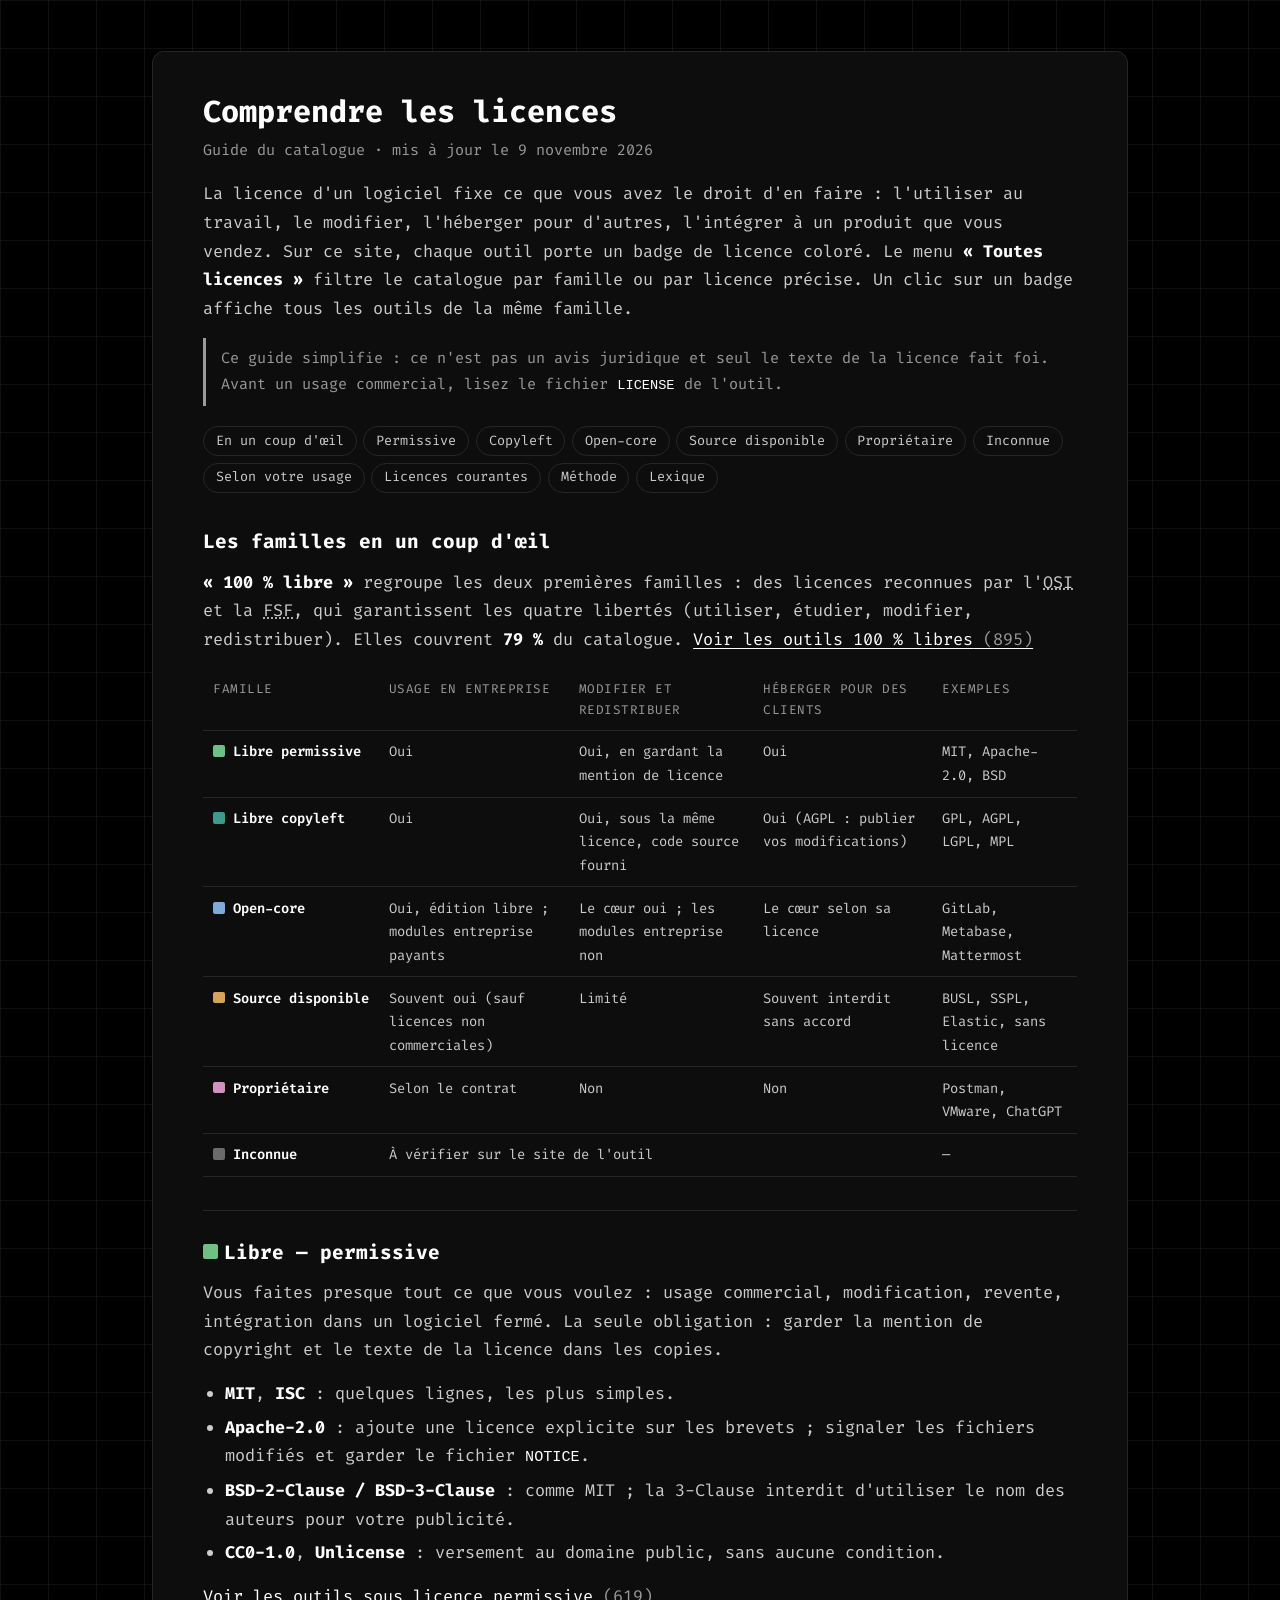
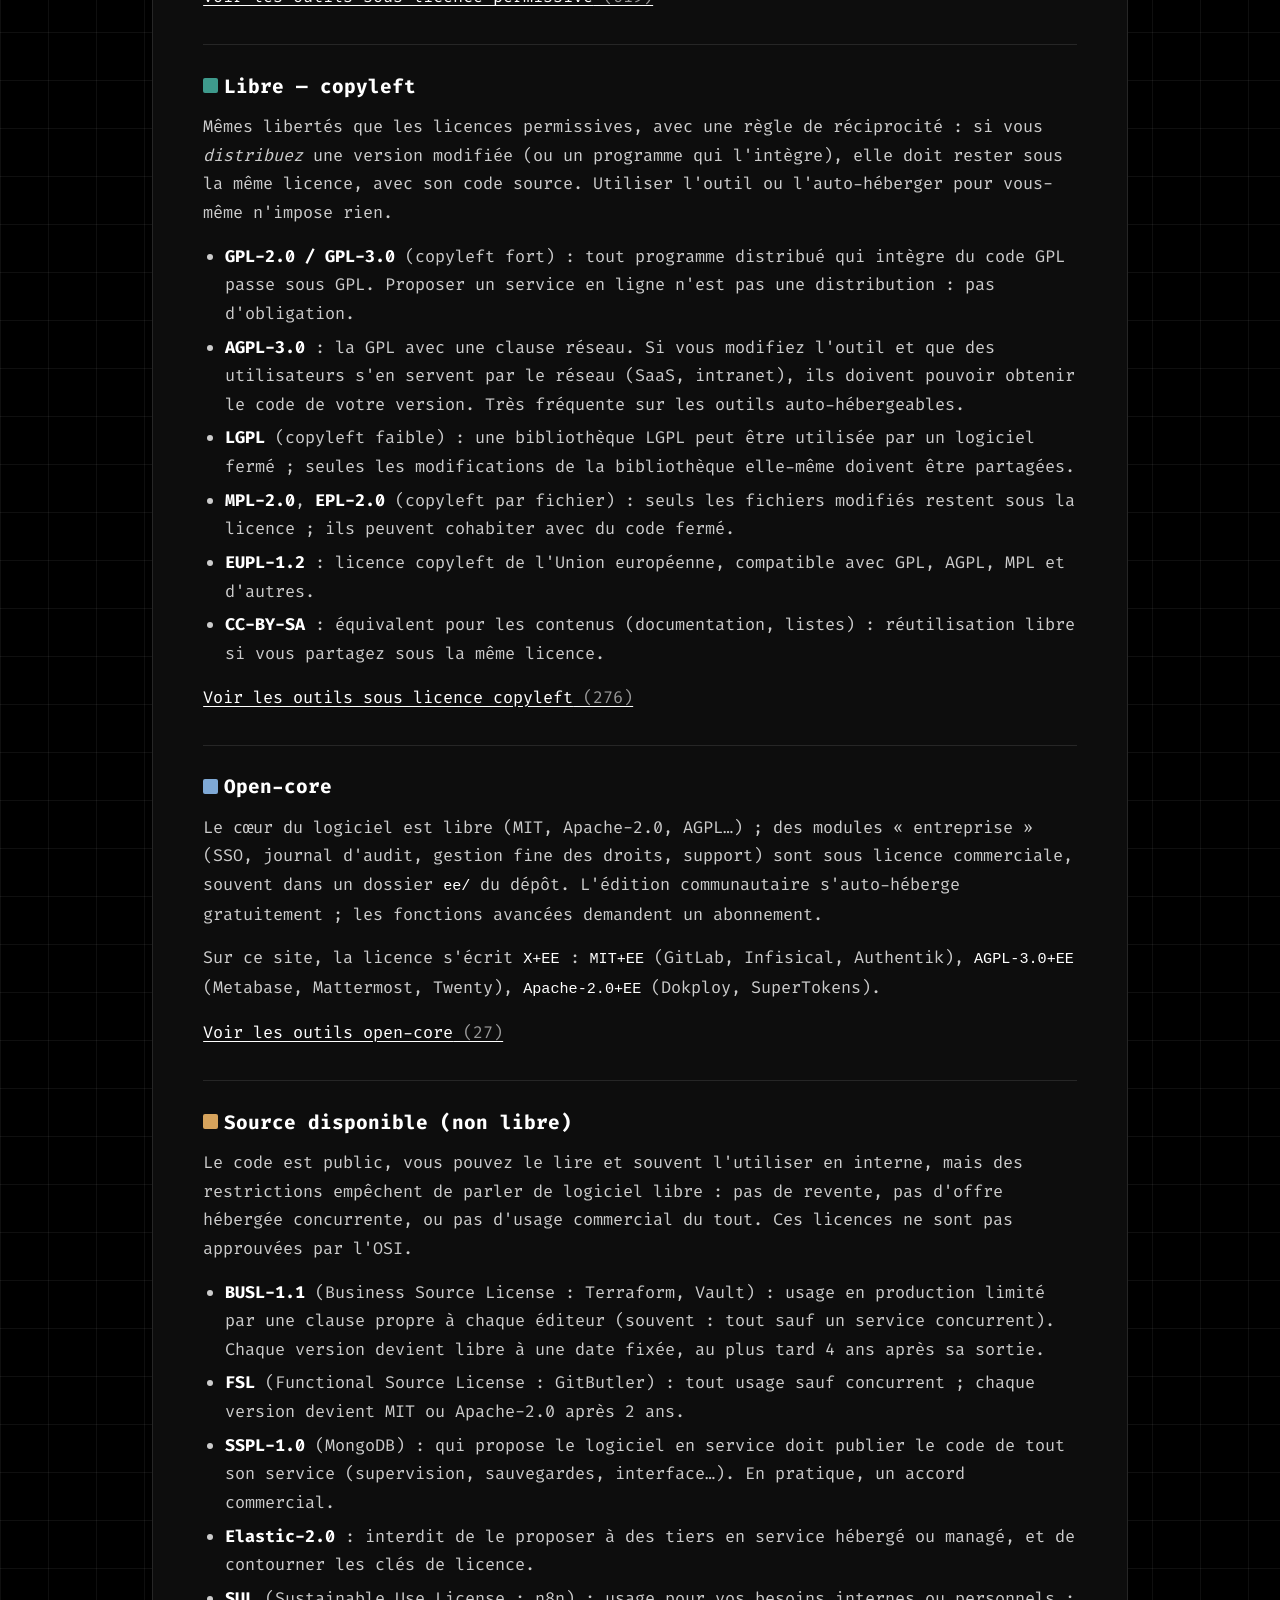
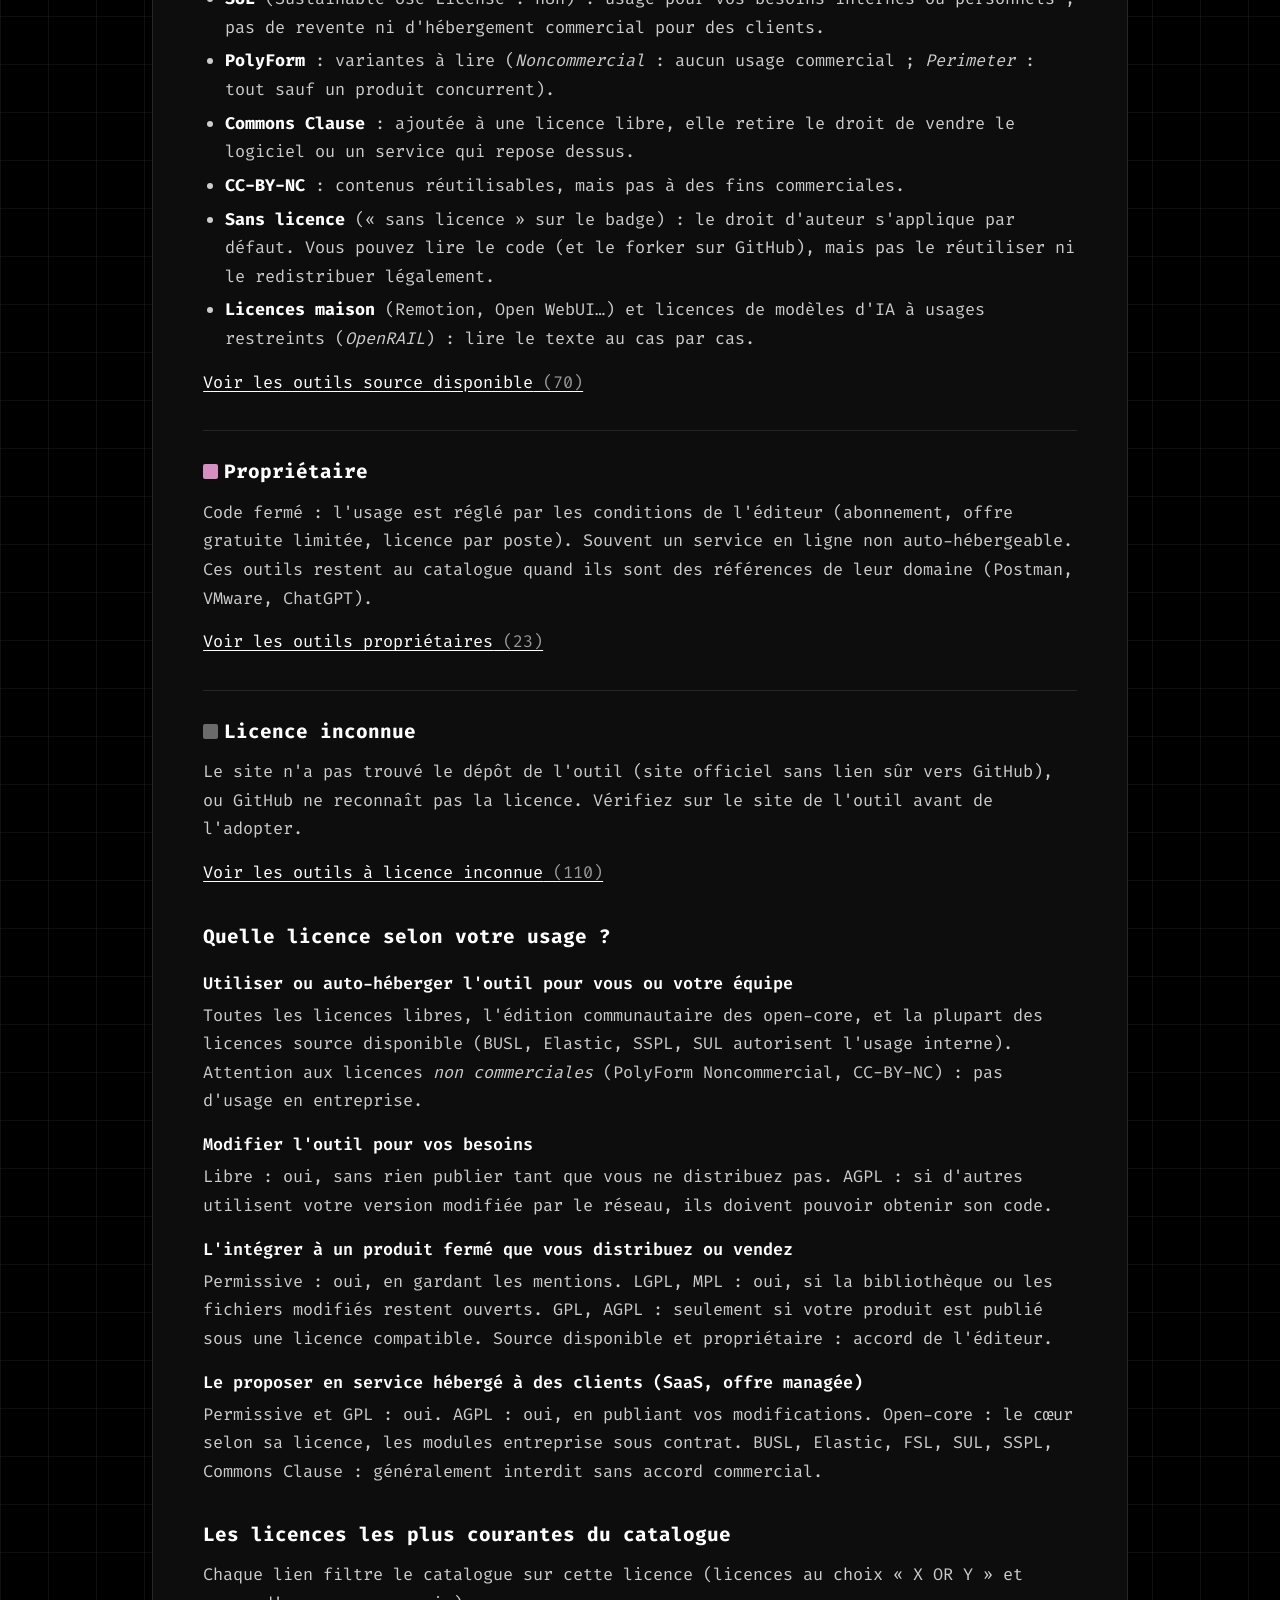
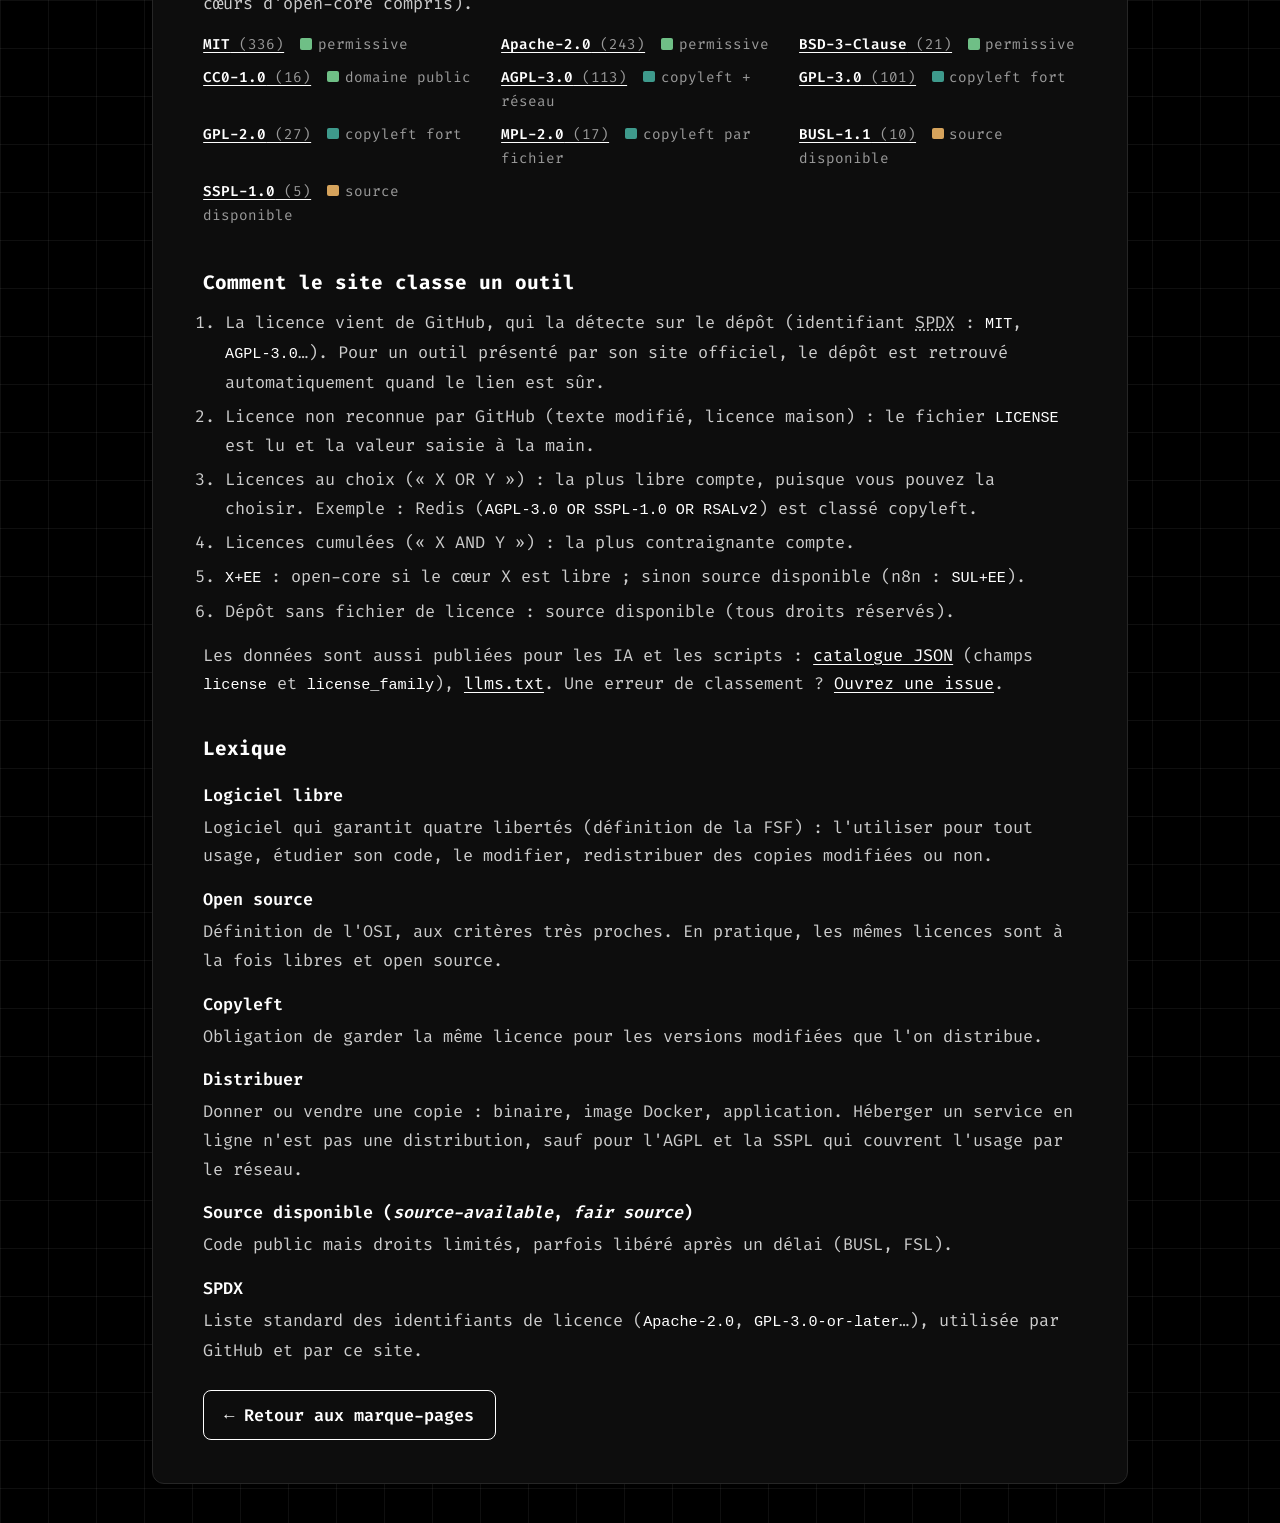
<file: licences.html>
<!DOCTYPE html>
<html lang="fr">
<head>
    <meta charset="UTF-8">
    <meta name="viewport" content="width=device-width, initial-scale=1.0">
    <title>Comprendre les licences logicielles — Marque-pages tech</title>
    <meta name="description" content="Guide des licences des outils référencés : libre permissive (MIT, Apache-2.0), copyleft (GPL, AGPL), open-core, source disponible (BUSL, SSPL, Elastic), propriétaire. Ce que chacune autorise, selon votre usage.">
    <meta name="theme-color" content="#0a0a0f">
    <link rel="canonical" href="https://mat8950.github.io/licences.html">
    <link rel="icon" href="/favicon.ico" sizes="32x32">
    <link rel="icon" href="/icons/icon.svg" type="image/svg+xml">
    <link rel="stylesheet" href="/css/page.css">
    <script>try { document.documentElement.dataset.theme = localStorage.getItem('theme') || 'dark'; } catch (e) {}</script>
</head>
<body>
    <main class="wide">
        <h1>Comprendre les licences</h1>
        <p class="muted">Guide du catalogue · mis à jour le 9 novembre 2026</p>

        <p>La licence d'un logiciel fixe ce que vous avez le droit d'en faire : l'utiliser au travail, le modifier, l'héberger pour d'autres, l'intégrer à un produit que vous vendez. Sur ce site, chaque outil porte un badge de licence coloré. Le menu <strong>« Toutes licences »</strong> filtre le catalogue par famille ou par licence précise. Un clic sur un badge affiche tous les outils de la même famille.</p>
        <p class="note">Ce guide simplifie : ce n'est pas un avis juridique et seul le texte de la licence fait foi. Avant un usage commercial, lisez le fichier <code>LICENSE</code> de l'outil.</p>

        <nav class="toc" aria-label="Sommaire">
            <a href="#apercu">En un coup d'œil</a>
            <a href="#libre-permissive">Permissive</a>
            <a href="#libre-copyleft">Copyleft</a>
            <a href="#open-core">Open-core</a>
            <a href="#source-available">Source disponible</a>
            <a href="#proprietaire">Propriétaire</a>
            <a href="#inconnue">Inconnue</a>
            <a href="#usage">Selon votre usage</a>
            <a href="#licences">Licences courantes</a>
            <a href="#methode">Méthode</a>
            <a href="#lexique">Lexique</a>
        </nav>

        <h2 id="apercu">Les familles en un coup d'œil</h2>
        <p><strong>« 100 % libre »</strong> regroupe les deux premières familles : des licences reconnues par l'<abbr title="Open Source Initiative">OSI</abbr> et la <abbr title="Free Software Foundation">FSF</abbr>, qui garantissent les quatre libertés (utiliser, étudier, modifier, redistribuer). Elles couvrent <strong><span data-pct-libre>78</span> %</strong> du catalogue. <a href="/?licence=libre">Voir les outils 100 % libres<span class="cnt" data-fam="libre"></span></a></p>
        <div class="table-wrap">
            <table>
                <caption class="sr-only">Ce que chaque famille de licence autorise</caption>
                <thead>
                    <tr>
                        <th scope="col">Famille</th>
                        <th scope="col">Usage en entreprise</th>
                        <th scope="col">Modifier et redistribuer</th>
                        <th scope="col">Héberger pour des clients</th>
                        <th scope="col">Exemples</th>
                    </tr>
                </thead>
                <tbody>
                    <tr>
                        <th scope="row"><a class="fam fam-libre-permissive" href="#libre-permissive">Libre permissive</a></th>
                        <td>Oui</td>
                        <td>Oui, en gardant la mention de licence</td>
                        <td>Oui</td>
                        <td>MIT, Apache-2.0, BSD</td>
                    </tr>
                    <tr>
                        <th scope="row"><a class="fam fam-libre-copyleft" href="#libre-copyleft">Libre copyleft</a></th>
                        <td>Oui</td>
                        <td>Oui, sous la même licence, code source fourni</td>
                        <td>Oui (AGPL : publier vos modifications)</td>
                        <td>GPL, AGPL, LGPL, MPL</td>
                    </tr>
                    <tr>
                        <th scope="row"><a class="fam fam-open-core" href="#open-core">Open-core</a></th>
                        <td>Oui, édition libre ; modules entreprise payants</td>
                        <td>Le cœur oui ; les modules entreprise non</td>
                        <td>Le cœur selon sa licence</td>
                        <td>GitLab, Metabase, Mattermost</td>
                    </tr>
                    <tr>
                        <th scope="row"><a class="fam fam-source-available" href="#source-available">Source disponible</a></th>
                        <td>Souvent oui (sauf licences non commerciales)</td>
                        <td>Limité</td>
                        <td>Souvent interdit sans accord</td>
                        <td>BUSL, SSPL, Elastic, sans licence</td>
                    </tr>
                    <tr>
                        <th scope="row"><a class="fam fam-proprietaire" href="#proprietaire">Propriétaire</a></th>
                        <td>Selon le contrat</td>
                        <td>Non</td>
                        <td>Non</td>
                        <td>Postman, VMware, ChatGPT</td>
                    </tr>
                    <tr>
                        <th scope="row"><a class="fam fam-inconnue" href="#inconnue">Inconnue</a></th>
                        <td colspan="3">À vérifier sur le site de l'outil</td>
                        <td>—</td>
                    </tr>
                </tbody>
            </table>
        </div>

        <section class="family">
            <h2 id="libre-permissive"><span class="sw sw-libre-permissive" aria-hidden="true"></span>Libre — permissive</h2>
            <p>Vous faites presque tout ce que vous voulez : usage commercial, modification, revente, intégration dans un logiciel fermé. La seule obligation : garder la mention de copyright et le texte de la licence dans les copies.</p>
            <ul>
                <li><strong>MIT</strong>, <strong>ISC</strong> : quelques lignes, les plus simples.</li>
                <li><strong>Apache-2.0</strong> : ajoute une licence explicite sur les brevets ; signaler les fichiers modifiés et garder le fichier <code>NOTICE</code>.</li>
                <li><strong>BSD-2-Clause / BSD-3-Clause</strong> : comme MIT ; la 3-Clause interdit d'utiliser le nom des auteurs pour votre publicité.</li>
                <li><strong>CC0-1.0</strong>, <strong>Unlicense</strong> : versement au domaine public, sans aucune condition.</li>
            </ul>
            <p><a href="/?licence=libre-permissive">Voir les outils sous licence permissive<span class="cnt" data-fam="libre-permissive"></span></a></p>
        </section>

        <section class="family">
            <h2 id="libre-copyleft"><span class="sw sw-libre-copyleft" aria-hidden="true"></span>Libre — copyleft</h2>
            <p>Mêmes libertés que les licences permissives, avec une règle de réciprocité : si vous <em>distribuez</em> une version modifiée (ou un programme qui l'intègre), elle doit rester sous la même licence, avec son code source. Utiliser l'outil ou l'auto-héberger pour vous-même n'impose rien.</p>
            <ul>
                <li><strong>GPL-2.0 / GPL-3.0</strong> (copyleft fort) : tout programme distribué qui intègre du code GPL passe sous GPL. Proposer un service en ligne n'est pas une distribution : pas d'obligation.</li>
                <li><strong>AGPL-3.0</strong> : la GPL avec une clause réseau. Si vous modifiez l'outil et que des utilisateurs s'en servent par le réseau (SaaS, intranet), ils doivent pouvoir obtenir le code de votre version. Très fréquente sur les outils auto-hébergeables.</li>
                <li><strong>LGPL</strong> (copyleft faible) : une bibliothèque LGPL peut être utilisée par un logiciel fermé ; seules les modifications de la bibliothèque elle-même doivent être partagées.</li>
                <li><strong>MPL-2.0</strong>, <strong>EPL-2.0</strong> (copyleft par fichier) : seuls les fichiers modifiés restent sous la licence ; ils peuvent cohabiter avec du code fermé.</li>
                <li><strong>EUPL-1.2</strong> : licence copyleft de l'Union européenne, compatible avec GPL, AGPL, MPL et d'autres.</li>
                <li><strong>CC-BY-SA</strong> : équivalent pour les contenus (documentation, listes) : réutilisation libre si vous partagez sous la même licence.</li>
            </ul>
            <p><a href="/?licence=libre-copyleft">Voir les outils sous licence copyleft<span class="cnt" data-fam="libre-copyleft"></span></a></p>
        </section>

        <section class="family">
            <h2 id="open-core"><span class="sw sw-open-core" aria-hidden="true"></span>Open-core</h2>
            <p>Le cœur du logiciel est libre (MIT, Apache-2.0, AGPL…) ; des modules « entreprise » (SSO, journal d'audit, gestion fine des droits, support) sont sous licence commerciale, souvent dans un dossier <code>ee/</code> du dépôt. L'édition communautaire s'auto-héberge gratuitement ; les fonctions avancées demandent un abonnement.</p>
            <p>Sur ce site, la licence s'écrit <code>X+EE</code> : <code>MIT+EE</code> (GitLab, Infisical, Authentik), <code>AGPL-3.0+EE</code> (Metabase, Mattermost, Twenty), <code>Apache-2.0+EE</code> (Dokploy, SuperTokens).</p>
            <p><a href="/?licence=open-core">Voir les outils open-core<span class="cnt" data-fam="open-core"></span></a></p>
        </section>

        <section class="family">
            <h2 id="source-available"><span class="sw sw-source-available" aria-hidden="true"></span>Source disponible (non libre)</h2>
            <p>Le code est public, vous pouvez le lire et souvent l'utiliser en interne, mais des restrictions empêchent de parler de logiciel libre : pas de revente, pas d'offre hébergée concurrente, ou pas d'usage commercial du tout. Ces licences ne sont pas approuvées par l'OSI.</p>
            <ul>
                <li><strong>BUSL-1.1</strong> (Business Source License : Terraform, Vault) : usage en production limité par une clause propre à chaque éditeur (souvent : tout sauf un service concurrent). Chaque version devient libre à une date fixée, au plus tard 4 ans après sa sortie.</li>
                <li><strong>FSL</strong> (Functional Source License : GitButler) : tout usage sauf concurrent ; chaque version devient MIT ou Apache-2.0 après 2 ans.</li>
                <li><strong>SSPL-1.0</strong> (MongoDB) : qui propose le logiciel en service doit publier le code de tout son service (supervision, sauvegardes, interface…). En pratique, un accord commercial.</li>
                <li><strong>Elastic-2.0</strong> : interdit de le proposer à des tiers en service hébergé ou managé, et de contourner les clés de licence.</li>
                <li><strong>SUL</strong> (Sustainable Use License : n8n) : usage pour vos besoins internes ou personnels ; pas de revente ni d'hébergement commercial pour des clients.</li>
                <li><strong>PolyForm</strong> : variantes à lire (<em>Noncommercial</em> : aucun usage commercial ; <em>Perimeter</em> : tout sauf un produit concurrent).</li>
                <li><strong>Commons Clause</strong> : ajoutée à une licence libre, elle retire le droit de vendre le logiciel ou un service qui repose dessus.</li>
                <li><strong>CC-BY-NC</strong> : contenus réutilisables, mais pas à des fins commerciales.</li>
                <li><strong>Sans licence</strong> (« sans licence » sur le badge) : le droit d'auteur s'applique par défaut. Vous pouvez lire le code (et le forker sur GitHub), mais pas le réutiliser ni le redistribuer légalement.</li>
                <li><strong>Licences maison</strong> (Remotion, Open WebUI…) et licences de modèles d'IA à usages restreints (<em>OpenRAIL</em>) : lire le texte au cas par cas.</li>
            </ul>
            <p><a href="/?licence=source-available">Voir les outils source disponible<span class="cnt" data-fam="source-available"></span></a></p>
        </section>

        <section class="family">
            <h2 id="proprietaire"><span class="sw sw-proprietaire" aria-hidden="true"></span>Propriétaire</h2>
            <p>Code fermé : l'usage est réglé par les conditions de l'éditeur (abonnement, offre gratuite limitée, licence par poste). Souvent un service en ligne non auto-hébergeable. Ces outils restent au catalogue quand ils sont des références de leur domaine (Postman, VMware, ChatGPT).</p>
            <p><a href="/?licence=proprietaire">Voir les outils propriétaires<span class="cnt" data-fam="proprietaire"></span></a></p>
        </section>

        <section class="family">
            <h2 id="inconnue"><span class="sw sw-inconnue" aria-hidden="true"></span>Licence inconnue</h2>
            <p>Le site n'a pas trouvé le dépôt de l'outil (site officiel sans lien sûr vers GitHub), ou GitHub ne reconnaît pas la licence. Vérifiez sur le site de l'outil avant de l'adopter.</p>
            <p><a href="/?licence=inconnue">Voir les outils à licence inconnue<span class="cnt" data-fam="inconnue"></span></a></p>
        </section>

        <h2 id="usage">Quelle licence selon votre usage ?</h2>
        <dl class="usage">
            <dt>Utiliser ou auto-héberger l'outil pour vous ou votre équipe</dt>
            <dd>Toutes les licences libres, l'édition communautaire des open-core, et la plupart des licences source disponible (BUSL, Elastic, SSPL, SUL autorisent l'usage interne). Attention aux licences <em>non commerciales</em> (PolyForm Noncommercial, CC-BY-NC) : pas d'usage en entreprise.</dd>

            <dt>Modifier l'outil pour vos besoins</dt>
            <dd>Libre : oui, sans rien publier tant que vous ne distribuez pas. AGPL : si d'autres utilisent votre version modifiée par le réseau, ils doivent pouvoir obtenir son code.</dd>

            <dt>L'intégrer à un produit fermé que vous distribuez ou vendez</dt>
            <dd>Permissive : oui, en gardant les mentions. LGPL, MPL : oui, si la bibliothèque ou les fichiers modifiés restent ouverts. GPL, AGPL : seulement si votre produit est publié sous une licence compatible. Source disponible et propriétaire : accord de l'éditeur.</dd>

            <dt>Le proposer en service hébergé à des clients (SaaS, offre managée)</dt>
            <dd>Permissive et GPL : oui. AGPL : oui, en publiant vos modifications. Open-core : le cœur selon sa licence, les modules entreprise sous contrat. BUSL, Elastic, FSL, SUL, SSPL, Commons Clause : généralement interdit sans accord commercial.</dd>
        </dl>

        <h2 id="licences">Les licences les plus courantes du catalogue</h2>
        <p>Chaque lien filtre le catalogue sur cette licence (licences au choix « X OR Y » et cœurs d'open-core compris).</p>
        <ul class="lic-list">
            <li><a href="/?licence=MIT">MIT<span class="cnt" data-lic="MIT"></span></a> <span class="sw sw-libre-permissive" aria-hidden="true"></span>permissive</li>
            <li><a href="/?licence=Apache-2.0">Apache-2.0<span class="cnt" data-lic="Apache-2.0"></span></a> <span class="sw sw-libre-permissive" aria-hidden="true"></span>permissive</li>
            <li><a href="/?licence=BSD-3-Clause">BSD-3-Clause<span class="cnt" data-lic="BSD-3-Clause"></span></a> <span class="sw sw-libre-permissive" aria-hidden="true"></span>permissive</li>
            <li><a href="/?licence=CC0-1.0">CC0-1.0<span class="cnt" data-lic="CC0-1.0"></span></a> <span class="sw sw-libre-permissive" aria-hidden="true"></span>domaine public</li>
            <li><a href="/?licence=AGPL-3.0">AGPL-3.0<span class="cnt" data-lic="AGPL-3.0"></span></a> <span class="sw sw-libre-copyleft" aria-hidden="true"></span>copyleft + réseau</li>
            <li><a href="/?licence=GPL-3.0">GPL-3.0<span class="cnt" data-lic="GPL-3.0"></span></a> <span class="sw sw-libre-copyleft" aria-hidden="true"></span>copyleft fort</li>
            <li><a href="/?licence=GPL-2.0">GPL-2.0<span class="cnt" data-lic="GPL-2.0"></span></a> <span class="sw sw-libre-copyleft" aria-hidden="true"></span>copyleft fort</li>
            <li><a href="/?licence=MPL-2.0">MPL-2.0<span class="cnt" data-lic="MPL-2.0"></span></a> <span class="sw sw-libre-copyleft" aria-hidden="true"></span>copyleft par fichier</li>
            <li><a href="/?licence=BUSL-1.1">BUSL-1.1<span class="cnt" data-lic="BUSL-1.1"></span></a> <span class="sw sw-source-available" aria-hidden="true"></span>source disponible</li>
            <li><a href="/?licence=SSPL-1.0">SSPL-1.0<span class="cnt" data-lic="SSPL-1.0"></span></a> <span class="sw sw-source-available" aria-hidden="true"></span>source disponible</li>
        </ul>

        <h2 id="methode">Comment le site classe un outil</h2>
        <ol>
            <li>La licence vient de GitHub, qui la détecte sur le dépôt (identifiant <abbr title="Software Package Data Exchange">SPDX</abbr> : <code>MIT</code>, <code>AGPL-3.0</code>…). Pour un outil présenté par son site officiel, le dépôt est retrouvé automatiquement quand le lien est sûr.</li>
            <li>Licence non reconnue par GitHub (texte modifié, licence maison) : le fichier <code>LICENSE</code> est lu et la valeur saisie à la main.</li>
            <li>Licences au choix (« X OR Y ») : la plus libre compte, puisque vous pouvez la choisir. Exemple : Redis (<code>AGPL-3.0 OR SSPL-1.0 OR RSALv2</code>) est classé copyleft.</li>
            <li>Licences cumulées (« X AND Y ») : la plus contraignante compte.</li>
            <li><code>X+EE</code> : open-core si le cœur X est libre ; sinon source disponible (n8n : <code>SUL+EE</code>).</li>
            <li>Dépôt sans fichier de licence : source disponible (tous droits réservés).</li>
        </ol>
        <p>Les données sont aussi publiées pour les IA et les scripts : <a href="/api/apps.json">catalogue JSON</a> (champs <code>license</code> et <code>license_family</code>), <a href="/llms.txt">llms.txt</a>. Une erreur de classement ? <a href="https://github.com/mat8950/mat8950.github.io/issues" rel="noopener">Ouvrez une issue</a>.</p>

        <h2 id="lexique">Lexique</h2>
        <dl class="glossary">
            <dt>Logiciel libre</dt>
            <dd>Logiciel qui garantit quatre libertés (définition de la FSF) : l'utiliser pour tout usage, étudier son code, le modifier, redistribuer des copies modifiées ou non.</dd>
            <dt>Open source</dt>
            <dd>Définition de l'OSI, aux critères très proches. En pratique, les mêmes licences sont à la fois libres et open source.</dd>
            <dt>Copyleft</dt>
            <dd>Obligation de garder la même licence pour les versions modifiées que l'on distribue.</dd>
            <dt>Distribuer</dt>
            <dd>Donner ou vendre une copie : binaire, image Docker, application. Héberger un service en ligne n'est pas une distribution, sauf pour l'AGPL et la SSPL qui couvrent l'usage par le réseau.</dd>
            <dt>Source disponible (<em>source-available</em>, <em>fair source</em>)</dt>
            <dd>Code public mais droits limités, parfois libéré après un délai (BUSL, FSL).</dd>
            <dt>SPDX</dt>
            <dd>Liste standard des identifiants de licence (<code>Apache-2.0</code>, <code>GPL-3.0-or-later</code>…), utilisée par GitHub et par ce site.</dd>
        </dl>

        <a class="back" href="/">← Retour aux marque-pages</a>
    </main>
    <script>
        // Comptes du catalogue (api/categories.json) ; sans réseau, les liens restent valables sans chiffres
        fetch('/api/categories.json').then(r => r.ok ? r.json() : null).then(d => {
            const s = d && d.license_stats;
            if (!s) return;
            const f = Object.assign({}, s.families);
            f.libre = (f['libre-permissive'] || 0) + (f['libre-copyleft'] || 0);
            const ids = {};
            (s.licenses || []).forEach(l => { ids[l.id.toLowerCase()] = l.count; });
            document.querySelectorAll('[data-fam]').forEach(el => {
                if (f[el.dataset.fam] != null) el.textContent = ' (' + f[el.dataset.fam] + ')';
            });
            document.querySelectorAll('[data-lic]').forEach(el => {
                const n = ids[el.dataset.lic.toLowerCase()];
                if (n) el.textContent = ' (' + n + ')';
            });
            document.querySelectorAll('[data-pct-libre]').forEach(el => { el.textContent = s.libre_percent; });
        }).catch(() => {});
    </script>
</body>
</html>
</file>
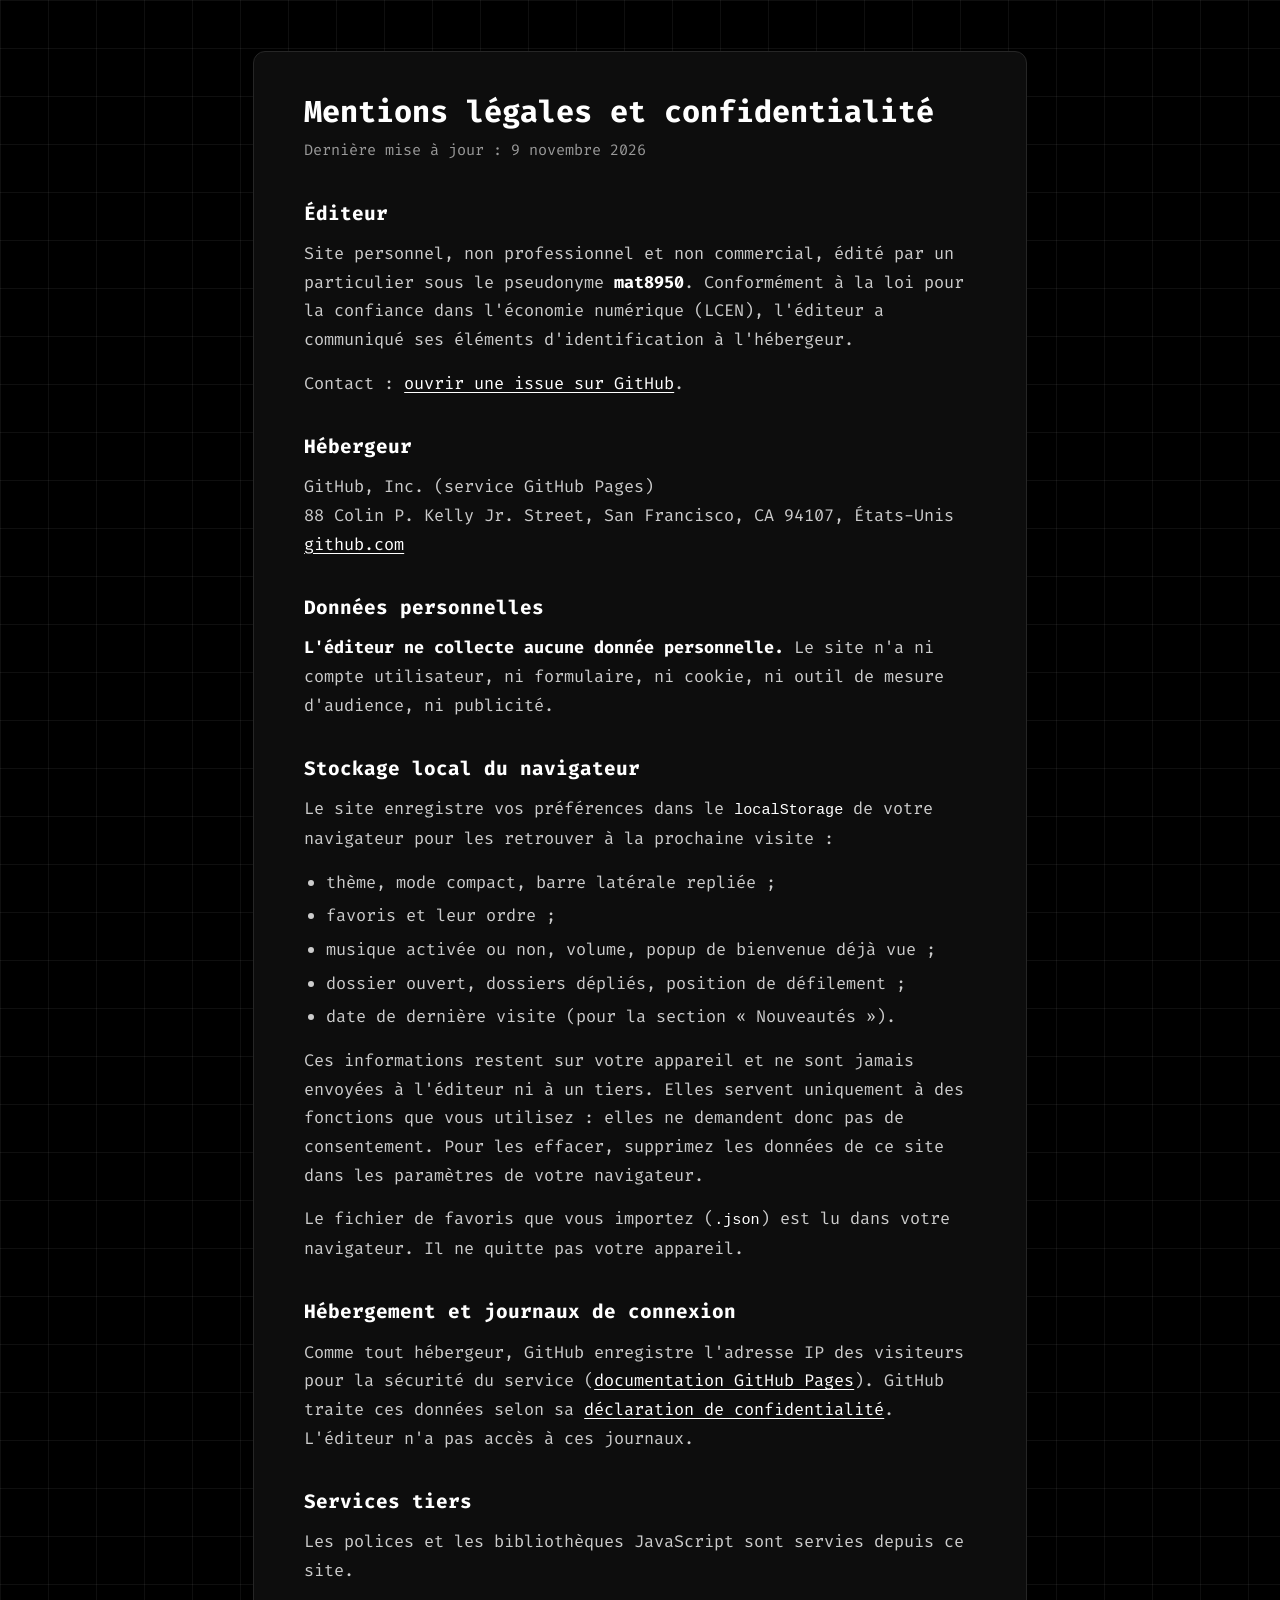
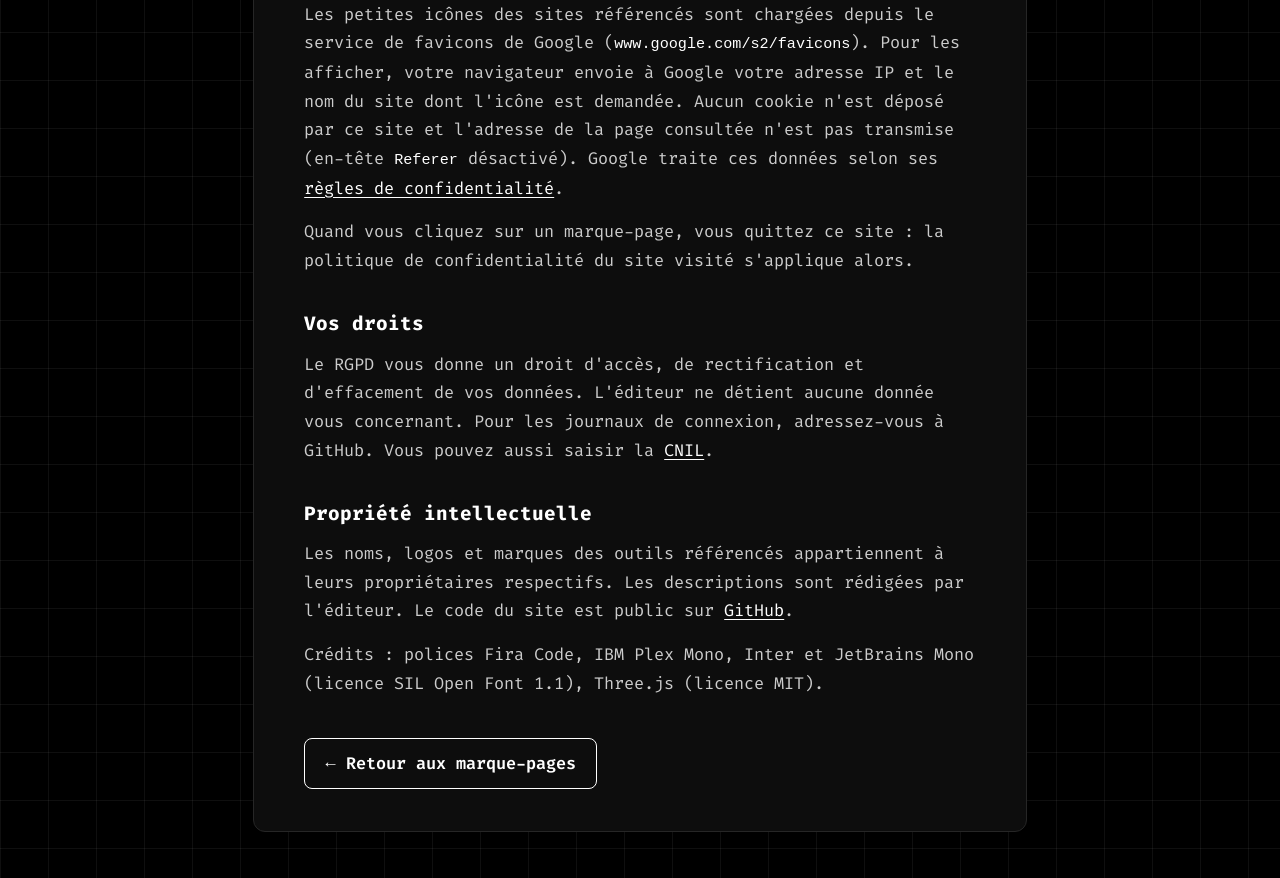
<file: mentions-legales.html>
<!DOCTYPE html>
<html lang="fr">
<head>
    <meta charset="UTF-8">
    <meta name="viewport" content="width=device-width, initial-scale=1.0">
    <title>Mentions légales et confidentialité — Marque-pages tech</title>
    <meta name="description" content="Mentions légales, hébergement et politique de confidentialité du site Marque-pages tech.">
    <meta name="theme-color" content="#0a0a0f">
    <link rel="canonical" href="https://mat8950.github.io/mentions-legales.html">
    <link rel="icon" href="/favicon.ico" sizes="32x32">
    <link rel="icon" href="/icons/icon.svg" type="image/svg+xml">
    <link rel="stylesheet" href="/css/page.css">
    <script>try { document.documentElement.dataset.theme = localStorage.getItem('theme') || 'dark'; } catch (e) {}</script>
</head>
<body>
    <main>
        <h1>Mentions légales et confidentialité</h1>
        <p class="muted">Dernière mise à jour : 9 novembre 2026</p>

        <h2>Éditeur</h2>
        <p>Site personnel, non professionnel et non commercial, édité par un particulier sous le pseudonyme <strong>mat8950</strong>. Conformément à la loi pour la confiance dans l'économie numérique (LCEN), l'éditeur a communiqué ses éléments d'identification à l'hébergeur.</p>
        <p>Contact : <a href="https://github.com/mat8950/mat8950.github.io/issues" rel="noopener">ouvrir une issue sur GitHub</a>.</p>

        <h2>Hébergeur</h2>
        <p>GitHub, Inc. (service GitHub Pages)<br>
        88 Colin P. Kelly Jr. Street, San Francisco, CA 94107, États-Unis<br>
        <a href="https://github.com" rel="noopener">github.com</a></p>

        <h2>Données personnelles</h2>
        <p><strong>L'éditeur ne collecte aucune donnée personnelle.</strong> Le site n'a ni compte utilisateur, ni formulaire, ni cookie, ni outil de mesure d'audience, ni publicité.</p>

        <h2>Stockage local du navigateur</h2>
        <p>Le site enregistre vos préférences dans le <code>localStorage</code> de votre navigateur pour les retrouver à la prochaine visite :</p>
        <ul>
            <li>thème, mode compact, barre latérale repliée ;</li>
            <li>favoris et leur ordre ;</li>
            <li>musique activée ou non, volume, popup de bienvenue déjà vue ;</li>
            <li>dossier ouvert, dossiers dépliés, position de défilement ;</li>
            <li>date de dernière visite (pour la section « Nouveautés »).</li>
        </ul>
        <p>Ces informations restent sur votre appareil et ne sont jamais envoyées à l'éditeur ni à un tiers. Elles servent uniquement à des fonctions que vous utilisez : elles ne demandent donc pas de consentement. Pour les effacer, supprimez les données de ce site dans les paramètres de votre navigateur.</p>
        <p>Le fichier de favoris que vous importez (<code>.json</code>) est lu dans votre navigateur. Il ne quitte pas votre appareil.</p>

        <h2>Hébergement et journaux de connexion</h2>
        <p>Comme tout hébergeur, GitHub enregistre l'adresse IP des visiteurs pour la sécurité du service (<a href="https://docs.github.com/fr/pages/getting-started-with-github-pages/about-github-pages#data-collection" rel="noopener">documentation GitHub Pages</a>). GitHub traite ces données selon sa <a href="https://docs.github.com/fr/site-policy/privacy-policies/github-general-privacy-statement" rel="noopener">déclaration de confidentialité</a>. L'éditeur n'a pas accès à ces journaux.</p>

        <h2>Services tiers</h2>
        <p>Les polices et les bibliothèques JavaScript sont servies depuis ce site.</p>
        <p>Les petites icônes des sites référencés sont chargées depuis le service de favicons de Google (<code>www.google.com/s2/favicons</code>). Pour les afficher, votre navigateur envoie à Google votre adresse IP et le nom du site dont l'icône est demandée. Aucun cookie n'est déposé par ce site et l'adresse de la page consultée n'est pas transmise (en-tête <code>Referer</code> désactivé). Google traite ces données selon ses <a href="https://policies.google.com/privacy?hl=fr" rel="noopener">règles de confidentialité</a>.</p>
        <p>Quand vous cliquez sur un marque-page, vous quittez ce site : la politique de confidentialité du site visité s'applique alors.</p>

        <h2>Vos droits</h2>
        <p>Le RGPD vous donne un droit d'accès, de rectification et d'effacement de vos données. L'éditeur ne détient aucune donnée vous concernant. Pour les journaux de connexion, adressez-vous à GitHub. Vous pouvez aussi saisir la <a href="https://www.cnil.fr/fr/plaintes" rel="noopener">CNIL</a>.</p>

        <h2>Propriété intellectuelle</h2>
        <p>Les noms, logos et marques des outils référencés appartiennent à leurs propriétaires respectifs. Les descriptions sont rédigées par l'éditeur. Le code du site est public sur <a href="https://github.com/mat8950/mat8950.github.io" rel="noopener">GitHub</a>.</p>
        <p>Crédits : polices Fira Code, IBM Plex Mono, Inter et JetBrains Mono (licence SIL Open Font 1.1), Three.js (licence MIT).</p>

        <a class="back" href="/">← Retour aux marque-pages</a>
    </main>
</body>
</html>
</file>
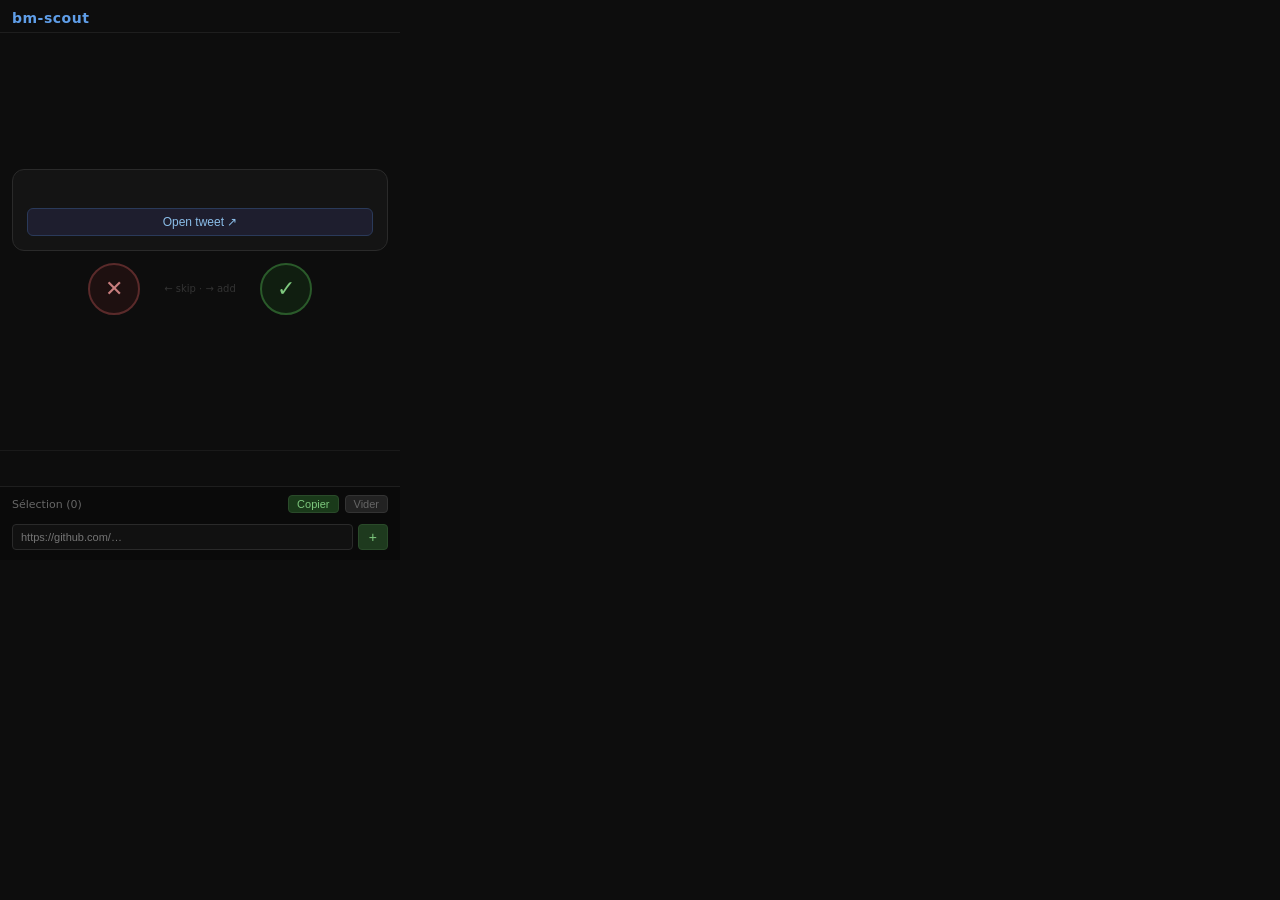
<file: extension/popup.html>
<!DOCTYPE html>
<html lang="fr">
<head>
<meta charset="utf-8">
<title>bm-scout</title>
<link rel="stylesheet" href="popup.css">
</head>
<body>

<!-- Header -->
<div class="header">
  <span class="logo">bm-scout</span>
  <div class="account-tabs" id="account-tabs"></div>
  <span class="last-poll" id="last-poll"></span>
</div>

<!-- Card area -->
<div class="card-area" id="card-area">
  <div class="card-stack">
    <div class="card" id="card">
      <div class="card-account" id="card-account"></div>
      <div class="card-text" id="card-text"></div>
      <div class="card-urls" id="card-urls"></div>
      <div class="card-ts" id="card-ts"></div>
      <button class="btn-open" id="btn-open">Open tweet ↗</button>
    </div>
    <div class="card-empty" id="card-empty" style="display:none">
      <div class="empty-icon">✓</div>
      <div class="empty-msg">Aucun tweet en attente</div>
      <button class="btn-refresh" id="btn-refresh">Actualiser</button>
    </div>
  </div>

  <!-- Swipe buttons -->
  <div class="swipe-row" id="swipe-row">
    <button class="btn-skip"    id="btn-skip"    title="Skip (←)">✕</button>
    <div class="swipe-hint">← skip · → add</div>
    <button class="btn-approve" id="btn-approve" title="Add URLs (→)">✓</button>
  </div>
</div>

<!-- History strip -->
<div class="history-strip" id="history-strip"></div>

<!-- Selection panel -->
<div class="selection-panel">
  <div class="sel-header">
    <span>Sélection (<span id="sel-count">0</span>)</span>
    <button class="btn-export" id="btn-export">Copier</button>
    <button class="btn-clear-sel" id="btn-clear-sel">Vider</button>
  </div>
  <div class="sel-list" id="sel-list"></div>
  <div class="sel-input-row">
    <input type="text" id="url-input" placeholder="https://github.com/…" />
    <button id="btn-add-url">+</button>
  </div>
</div>

<script src="popup.js"></script>
</body>
</html>
</file>
<file: css/fonts.css>
/* ==============================================
   FONTS — auto-hébergées (latin + latin-ext), plus d'appel à Google Fonts
   Source : fonts.gstatic.com, licence SIL OFL 1.1
   ============================================== */

@font-face {
    font-family: 'Fira Code';
    font-style: normal;
    font-weight: 400 700;
    font-display: swap;
    src: url('../fonts/fira-code-normal-400-700-latin-ext.woff2') format('woff2');
    unicode-range: U+0100-02BA, U+02BD-02C5, U+02C7-02CC, U+02CE-02D7, U+02DD-02FF, U+0304, U+0308, U+0329, U+1D00-1DBF, U+1E00-1E9F, U+1EF2-1EFF, U+2020, U+20A0-20AB, U+20AD-20C0, U+2113, U+2C60-2C7F, U+A720-A7FF;
}

@font-face {
    font-family: 'Fira Code';
    font-style: normal;
    font-weight: 400 700;
    font-display: swap;
    src: url('../fonts/fira-code-normal-400-700-latin.woff2') format('woff2');
    unicode-range: U+0000-00FF, U+0131, U+0152-0153, U+02BB-02BC, U+02C6, U+02DA, U+02DC, U+0304, U+0308, U+0329, U+2000-206F, U+20AC, U+2122, U+2191, U+2193, U+2212, U+2215, U+FEFF, U+FFFD;
}

@font-face {
    font-family: 'IBM Plex Mono';
    font-style: italic;
    font-weight: 400;
    font-display: swap;
    src: url('../fonts/ibm-plex-mono-italic-400-latin-ext.woff2') format('woff2');
    unicode-range: U+0100-02BA, U+02BD-02C5, U+02C7-02CC, U+02CE-02D7, U+02DD-02FF, U+0304, U+0308, U+0329, U+1D00-1DBF, U+1E00-1E9F, U+1EF2-1EFF, U+2020, U+20A0-20AB, U+20AD-20C0, U+2113, U+2C60-2C7F, U+A720-A7FF;
}

@font-face {
    font-family: 'IBM Plex Mono';
    font-style: italic;
    font-weight: 400;
    font-display: swap;
    src: url('../fonts/ibm-plex-mono-italic-400-latin.woff2') format('woff2');
    unicode-range: U+0000-00FF, U+0131, U+0152-0153, U+02BB-02BC, U+02C6, U+02DA, U+02DC, U+0304, U+0308, U+0329, U+2000-206F, U+20AC, U+2122, U+2191, U+2193, U+2212, U+2215, U+FEFF, U+FFFD;
}

@font-face {
    font-family: 'IBM Plex Mono';
    font-style: normal;
    font-weight: 400;
    font-display: swap;
    src: url('../fonts/ibm-plex-mono-normal-400-latin-ext.woff2') format('woff2');
    unicode-range: U+0100-02BA, U+02BD-02C5, U+02C7-02CC, U+02CE-02D7, U+02DD-02FF, U+0304, U+0308, U+0329, U+1D00-1DBF, U+1E00-1E9F, U+1EF2-1EFF, U+2020, U+20A0-20AB, U+20AD-20C0, U+2113, U+2C60-2C7F, U+A720-A7FF;
}

@font-face {
    font-family: 'IBM Plex Mono';
    font-style: normal;
    font-weight: 400;
    font-display: swap;
    src: url('../fonts/ibm-plex-mono-normal-400-latin.woff2') format('woff2');
    unicode-range: U+0000-00FF, U+0131, U+0152-0153, U+02BB-02BC, U+02C6, U+02DA, U+02DC, U+0304, U+0308, U+0329, U+2000-206F, U+20AC, U+2122, U+2191, U+2193, U+2212, U+2215, U+FEFF, U+FFFD;
}

@font-face {
    font-family: 'IBM Plex Mono';
    font-style: normal;
    font-weight: 500;
    font-display: swap;
    src: url('../fonts/ibm-plex-mono-normal-500-latin-ext.woff2') format('woff2');
    unicode-range: U+0100-02BA, U+02BD-02C5, U+02C7-02CC, U+02CE-02D7, U+02DD-02FF, U+0304, U+0308, U+0329, U+1D00-1DBF, U+1E00-1E9F, U+1EF2-1EFF, U+2020, U+20A0-20AB, U+20AD-20C0, U+2113, U+2C60-2C7F, U+A720-A7FF;
}

@font-face {
    font-family: 'IBM Plex Mono';
    font-style: normal;
    font-weight: 500;
    font-display: swap;
    src: url('../fonts/ibm-plex-mono-normal-500-latin.woff2') format('woff2');
    unicode-range: U+0000-00FF, U+0131, U+0152-0153, U+02BB-02BC, U+02C6, U+02DA, U+02DC, U+0304, U+0308, U+0329, U+2000-206F, U+20AC, U+2122, U+2191, U+2193, U+2212, U+2215, U+FEFF, U+FFFD;
}

@font-face {
    font-family: 'IBM Plex Mono';
    font-style: normal;
    font-weight: 600;
    font-display: swap;
    src: url('../fonts/ibm-plex-mono-normal-600-latin-ext.woff2') format('woff2');
    unicode-range: U+0100-02BA, U+02BD-02C5, U+02C7-02CC, U+02CE-02D7, U+02DD-02FF, U+0304, U+0308, U+0329, U+1D00-1DBF, U+1E00-1E9F, U+1EF2-1EFF, U+2020, U+20A0-20AB, U+20AD-20C0, U+2113, U+2C60-2C7F, U+A720-A7FF;
}

@font-face {
    font-family: 'IBM Plex Mono';
    font-style: normal;
    font-weight: 600;
    font-display: swap;
    src: url('../fonts/ibm-plex-mono-normal-600-latin.woff2') format('woff2');
    unicode-range: U+0000-00FF, U+0131, U+0152-0153, U+02BB-02BC, U+02C6, U+02DA, U+02DC, U+0304, U+0308, U+0329, U+2000-206F, U+20AC, U+2122, U+2191, U+2193, U+2212, U+2215, U+FEFF, U+FFFD;
}

@font-face {
    font-family: 'Inter';
    font-style: normal;
    font-weight: 300 600;
    font-display: swap;
    src: url('../fonts/inter-normal-300-600-latin-ext.woff2') format('woff2');
    unicode-range: U+0100-02BA, U+02BD-02C5, U+02C7-02CC, U+02CE-02D7, U+02DD-02FF, U+0304, U+0308, U+0329, U+1D00-1DBF, U+1E00-1E9F, U+1EF2-1EFF, U+2020, U+20A0-20AB, U+20AD-20C0, U+2113, U+2C60-2C7F, U+A720-A7FF;
}

@font-face {
    font-family: 'Inter';
    font-style: normal;
    font-weight: 300 600;
    font-display: swap;
    src: url('../fonts/inter-normal-300-600-latin.woff2') format('woff2');
    unicode-range: U+0000-00FF, U+0131, U+0152-0153, U+02BB-02BC, U+02C6, U+02DA, U+02DC, U+0304, U+0308, U+0329, U+2000-206F, U+20AC, U+2122, U+2191, U+2193, U+2212, U+2215, U+FEFF, U+FFFD;
}

@font-face {
    font-family: 'JetBrains Mono';
    font-style: italic;
    font-weight: 400 500;
    font-display: swap;
    src: url('../fonts/jetbrains-mono-italic-400-500-latin-ext.woff2') format('woff2');
    unicode-range: U+0100-02BA, U+02BD-02C5, U+02C7-02CC, U+02CE-02D7, U+02DD-02FF, U+0304, U+0308, U+0329, U+1D00-1DBF, U+1E00-1E9F, U+1EF2-1EFF, U+2020, U+20A0-20AB, U+20AD-20C0, U+2113, U+2C60-2C7F, U+A720-A7FF;
}

@font-face {
    font-family: 'JetBrains Mono';
    font-style: italic;
    font-weight: 400 500;
    font-display: swap;
    src: url('../fonts/jetbrains-mono-italic-400-500-latin.woff2') format('woff2');
    unicode-range: U+0000-00FF, U+0131, U+0152-0153, U+02BB-02BC, U+02C6, U+02DA, U+02DC, U+0304, U+0308, U+0329, U+2000-206F, U+20AC, U+2122, U+2191, U+2193, U+2212, U+2215, U+FEFF, U+FFFD;
}

@font-face {
    font-family: 'JetBrains Mono';
    font-style: normal;
    font-weight: 400 700;
    font-display: swap;
    src: url('../fonts/jetbrains-mono-normal-400-700-latin-ext.woff2') format('woff2');
    unicode-range: U+0100-02BA, U+02BD-02C5, U+02C7-02CC, U+02CE-02D7, U+02DD-02FF, U+0304, U+0308, U+0329, U+1D00-1DBF, U+1E00-1E9F, U+1EF2-1EFF, U+2020, U+20A0-20AB, U+20AD-20C0, U+2113, U+2C60-2C7F, U+A720-A7FF;
}

@font-face {
    font-family: 'JetBrains Mono';
    font-style: normal;
    font-weight: 400 700;
    font-display: swap;
    src: url('../fonts/jetbrains-mono-normal-400-700-latin.woff2') format('woff2');
    unicode-range: U+0000-00FF, U+0131, U+0152-0153, U+02BB-02BC, U+02C6, U+02DA, U+02DC, U+0304, U+0308, U+0329, U+2000-206F, U+20AC, U+2122, U+2191, U+2193, U+2212, U+2215, U+FEFF, U+FFFD;
}
</file>
<file: css/variables.css>
/* ==============================================
   VARIABLES — Polices + tokens CSS par thème
   ============================================== */

/* ---- FONTS : @font-face dans css/fonts.css (auto-hébergées) ---- */

/* ---- DARK (défaut) ---- */
:root {
    /* Surfaces */
    --bg-primary:   #000000;
    --bg-secondary: rgba(0, 0, 0, 0.85);
    --bg-tertiary:  rgba(10, 10, 10, 0.9);
    --bg-terminal:  #000000;
    --bg-glass:     rgba(0, 0, 0, 0.7);

    /* Texte */
    --text-primary:   #ffffff;
    --text-secondary: #cccccc;
    --text-dim:       #888888;
    --text-highlight: #ffffff;
    --text-muted:     #777777;   /* 4.7:1 sur #000 (WCAG AA) */

    /* Accent */
    --accent:           #ffffff;
    --accent-secondary: #aaaaaa;
    --accent-dim:       #555555;

    /* Bordures */
    --border-color:  rgba(255, 255, 255, 0.10);
    --border-bright: rgba(255, 255, 255, 0.25);
    --border-strong: rgba(255, 255, 255, 0.40);
    --glow-white:    0 0 20px rgba(255, 255, 255, 0.10);
    --shadow-card:   0 2px 8px rgba(0, 0, 0, 0.6);
    --glow-accent:   0 0 12px rgba(255, 255, 255, 0.08);

    /* Layout */
    --sidebar-width: clamp(220px, 20vw, 500px);
    --header-h: 3.75rem;   /* hauteur fixe du header desktop : sert d'offset à la sidebar collante */

    /* États interactifs — surchargés par les thèmes clairs (un blanc à 5 % est invisible sur fond clair) */
    --hover-bg:  rgba(255, 255, 255, 0.05);
    --active-bg: rgba(255, 255, 255, 0.09);
    --gold:      #e3b341;   /* favoris, étoiles GitHub */

    /* Transitions UI : propriétés ciblées (pas de `transition: all`, qui anime aussi la mise en page) */
    --ease-ui: 0.15s ease;
    --transition-ui: color var(--ease-ui), background-color var(--ease-ui), border-color var(--ease-ui),
                     opacity var(--ease-ui), transform var(--ease-ui), box-shadow var(--ease-ui);

    /* Police — terminal */
    --font-body: 'Fira Code', 'JetBrains Mono', 'SF Mono', 'Consolas', monospace;
    --font-mono: 'Fira Code', 'JetBrains Mono', 'SF Mono', 'Consolas', monospace;
}

/* ---- LIGHT ---- */
body[data-theme="light"],
body.light-mode:not([data-theme]) {
    --bg-primary:   #fafaf8;
    --bg-secondary: rgba(250, 250, 248, 0.95);
    --bg-tertiary:  rgba(245, 245, 242, 0.95);
    --bg-terminal:  #fafaf8;
    --bg-glass:     rgba(250, 250, 248, 0.92);
    --text-primary:   #000000;
    --text-secondary: #222222;
    --text-dim:       #555555;
    --text-highlight: #000000;
    --text-muted:     #727272;   /* 4.6:1 sur #fafaf8 */
    --accent:           #000000;
    --accent-secondary: #444444;
    --accent-dim:       rgba(0, 0, 0, 0.07);
    --border-color:  rgba(0, 0, 0, 0.12);
    --border-bright: rgba(0, 0, 0, 0.22);
    --border-strong: rgba(0, 0, 0, 0.38);
    --glow-white:    0 0 20px rgba(0, 0, 0, 0.06);
    --hover-bg:  rgba(0, 0, 0, 0.04);
    --active-bg: rgba(0, 0, 0, 0.07);
    --gold:      #8a5c00;   /* 5.6:1 sur #fafaf8 */
    /* Police — sans-serif humaniste */
    --font-body: 'Inter', 'Helvetica Neue', Arial, sans-serif;
    --font-mono: 'Fira Code', 'Consolas', monospace;
}

/* ---- APPLE DARK ---- */
body[data-theme="apple-dark"] {
    /* Page background — deep space macOS wallpaper feel */
    --bg-primary:   #0a0a0f;
    --bg-terminal:  #0a0a0f;

    /* Liquid Glass surfaces — vibrancy dark material */
    /* Thin material  */ --glass-thin:     rgba(255, 255, 255, 0.05);
    /* Regular        */ --glass-regular:  rgba(255, 255, 255, 0.09);
    /* Thick          */ --glass-thick:    rgba(255, 255, 255, 0.14);
    /* Ultra-thick    */ --glass-ultra:    rgba(255, 255, 255, 0.20);
    /* Sidebar tint   */ --glass-sidebar:  rgba(22, 22, 28, 0.72);
    /* Header tint    */ --glass-header:   rgba(10, 10, 15, 0.78);
    /* Card tint      */ --glass-card:     rgba(255, 255, 255, 0.055);

    /* Rétrocompat variables */
    --bg-secondary: rgba(22, 22, 28, 0.72);
    --bg-tertiary:  rgba(44, 44, 52, 0.65);
    --bg-glass:     rgba(22, 22, 28, 0.72);

    /* Texte — SF Pro opacités */
    --text-primary:   rgba(255, 255, 255, 0.95);
    --text-secondary: rgba(255, 255, 255, 0.75);
    --text-dim:       rgba(255, 255, 255, 0.55);
    --text-highlight: #ffffff;
    --text-muted:     rgba(255, 255, 255, 0.46);   /* 4.7:1 */

    /* Accent — Blue Apple */
    --accent:           #2997ff;
    --accent-secondary: #409cff;
    --accent-dim:       rgba(41, 151, 255, 0.18);

    /* Bordures verre — specular highlights */
    --border-color:   rgba(255, 255, 255, 0.10);
    --border-bright:  rgba(255, 255, 255, 0.20);
    --border-strong:  rgba(255, 255, 255, 0.35);
    --border-glass:   rgba(255, 255, 255, 0.22); /* bord verre principal */
    --border-inner:   rgba(255, 255, 255, 0.55); /* highlight interne haut */

    /* Shadows */
    --shadow-glass:   0 8px 32px rgba(0, 0, 0, 0.45), 0 2px 8px rgba(0, 0, 0, 0.3);
    --shadow-card:    0 4px 16px rgba(0, 0, 0, 0.35);
    --glow-white:     0 0 40px rgba(41, 151, 255, 0.08);

    /* Blur Apple vibrancy */
    --blur-thin:    saturate(160%) blur(14px);
    --blur-regular: saturate(180%) blur(24px);
    --blur-thick:   saturate(200%) blur(32px);

    /* Border radius Apple */
    --radius-xl:  22px;
    --radius-lg:  16px;
    --radius-md:  12px;
    --radius-sm:   8px;
    --radius-xs:   6px;

    /* Police — SF Pro / système */
    --font-body: -apple-system, BlinkMacSystemFont, 'SF Pro Text', 'Helvetica Neue', Arial, sans-serif;
    --font-display: -apple-system, BlinkMacSystemFont, 'SF Pro Display', 'Helvetica Neue', Arial, sans-serif;
    --font-mono: 'SF Mono', 'JetBrains Mono', 'Fira Code', monospace;
    --font-size-base: 15px;
    --tracking: -0.022em;
    --tracking-display: -0.03em;
}

/* ---- APPLE LIGHT ---- */
body[data-theme="apple-light"] {
    /* Page background — lavande froide (rend le verre visible) */
    --bg-primary:   #e8eaf2;
    --bg-terminal:  #e8eaf2;

    /* Clear Glass surfaces — teintes chromatiques distinctes par épaisseur */
    /* thin  : légèrement bleuté (lumière directe, réfraction froide) */
    --glass-thin:     rgba(240, 244, 255, 0.42);
    /* regular : blanc pur neutre */
    --glass-regular:  rgba(255, 255, 255, 0.66);
    /* thick : légèrement ivoire/chaud (épaisseur = absorption chaleur) */
    --glass-thick:    rgba(255, 253, 248, 0.80);
    /* ultra : blanc très opaque */
    --glass-ultra:    rgba(255, 255, 255, 0.93);
    /* sidebar : teinte lavande-bleutée (matériau sidebar macOS) */
    --glass-sidebar:  rgba(232, 236, 250, 0.74);
    /* header : blanc froid légèrement bleuté */
    --glass-header:   rgba(244, 246, 255, 0.86);
    /* card : blanc légèrement chaud */
    --glass-card:     rgba(255, 254, 250, 0.60);

    /* Rétrocompat */
    --bg-secondary: rgba(232, 236, 250, 0.76);
    --bg-tertiary:  rgba(248, 249, 255, 0.84);
    --bg-glass:     rgba(232, 236, 250, 0.74);

    /* Texte — léger tint bleu-noir (pas pur black) */
    --text-primary:   rgba(10, 10, 30, 0.87);
    --text-secondary: rgba(10, 15, 40, 0.78);
    --text-dim:       rgba(20, 20, 60, 0.70);
    --text-highlight: #05050f;
    --text-muted:     rgba(30, 30, 80, 0.65);   /* 4.6:1 */

    /* Accent — Blue Apple */
    --accent:           #0064d1;   /* bleu Apple assombri : 4.7:1 sur #e8eaf2 */
    --accent-secondary: #0071e3;
    --accent-dim:       rgba(0, 122, 255, 0.13);

    /* Bordures — tint bleu froid pour renforcer l'effet glass */
    --border-color:   rgba(0, 20, 100, 0.07);
    --border-bright:  rgba(0, 20, 100, 0.12);
    --border-strong:  rgba(0, 20, 100, 0.22);
    --border-glass:   rgba(255, 255, 255, 0.90);  /* specular haut */
    --border-inner:   rgba(255, 255, 255, 0.98);  /* inner highlight */
    --border-bottom:  rgba(0, 10, 80, 0.09);      /* ombre bord bas */
    --hover-bg:  rgba(0, 20, 100, 0.05);
    --active-bg: rgba(0, 20, 100, 0.08);
    --gold:      #8a5c00;

    /* Shadows multi-couches — profondeur verre réelle */
    --shadow-glass:
        inset 0 1px 0 rgba(255, 255, 255, 0.88),
        0 8px 32px rgba(0, 15, 80, 0.13),
        0 2px 6px rgba(0, 0, 40, 0.08),
        0 1px 0 rgba(0, 0, 60, 0.04);
    --shadow-card:
        inset 0 1px 0 rgba(255, 255, 255, 0.92),
        0 4px 18px rgba(0, 15, 80, 0.10),
        0 1px 3px rgba(0, 0, 0, 0.07);
    --glow-white:   0 0 30px rgba(0, 100, 255, 0.07);

    /* Vibrancy — saturation plus élevée pour vraie transparence matériau */
    --blur-thin:    saturate(200%) blur(12px);
    --blur-regular: saturate(220%) blur(22px);
    --blur-thick:   saturate(240%) blur(32px);

    /* Border radius */
    --radius-xl:  22px;
    --radius-lg:  16px;
    --radius-md:  12px;
    --radius-sm:   8px;
    --radius-xs:   6px;

    /* Police — SF Pro / système */
    --font-body: -apple-system, BlinkMacSystemFont, 'SF Pro Text', 'Helvetica Neue', Arial, sans-serif;
    --font-display: -apple-system, BlinkMacSystemFont, 'SF Pro Display', 'Helvetica Neue', Arial, sans-serif;
    --font-mono: 'SF Mono', 'JetBrains Mono', 'Fira Code', monospace;
    --font-size-base: 15px;
    --tracking: -0.022em;
    --tracking-display: -0.03em;
}

/* ---- NORD ---- */
body[data-theme="nord"] {
    --bg-primary:   #2e3440;
    --bg-secondary: rgba(46, 52, 64, 0.95);
    --bg-tertiary:  rgba(59, 66, 82, 0.95);
    --bg-terminal:  #2e3440;
    --bg-glass:     rgba(46, 52, 64, 0.85);
    --text-primary:   #eceff4;
    --text-secondary: #e5e9f0;
    --text-dim:       #d8dee9;
    --text-highlight: #eceff4;
    --text-muted:     #81a1c1;
    --accent:           #88c0d0;
    --accent-secondary: #81a1c1;
    --accent-dim:       rgba(136, 192, 208, 0.15);
    --border-color:  rgba(236, 239, 244, 0.08);
    --border-bright: rgba(236, 239, 244, 0.14);
    --border-strong: rgba(136, 192, 208, 0.40);
    --glow-white:    0 0 20px rgba(136, 192, 208, 0.10);
    --shadow-card:   0 4px 12px rgba(0, 0, 0, 0.4);
    /* Full Nord palette extras */
    --accent-green:  #a3be8c;
    --accent-red:    #bf616a;
    --accent-blue:   #5e81ac;
    --accent-teal:   #8fbcbb;
    /* Police — IBM Plex Mono (propre, nordique) */
    --font-body: 'IBM Plex Mono', 'Courier New', monospace;
    --font-mono: 'IBM Plex Mono', 'Courier New', monospace;
}

/* ---- DRACULA ---- */
body[data-theme="dracula"] {
    --bg-primary:   #282a36;
    --bg-secondary: rgba(40, 42, 54, 0.95);
    --bg-tertiary:  rgba(68, 71, 90, 0.95);
    --bg-terminal:  #282a36;
    --bg-glass:     rgba(40, 42, 54, 0.85);
    --text-primary:   #f8f8f2;
    --text-secondary: #e2e0d8;
    --text-dim:       #bd93f9;
    --text-highlight: #f8f8f2;
    --text-muted:     #8692b9;   /* comment Dracula éclairci : 4.6:1 */
    --accent:           #ff79c6;
    --accent-secondary: #bd93f9;
    --accent-dim:       rgba(255, 121, 198, 0.12);
    --border-color:  rgba(248, 248, 242, 0.08);
    --border-bright: rgba(248, 248, 242, 0.14);
    --border-strong: rgba(255, 121, 198, 0.40);
    --glow-white:    0 0 20px rgba(189, 147, 249, 0.15);
    --shadow-card:   0 4px 12px rgba(0, 0, 0, 0.45);
    /* Full Dracula palette extras */
    --accent-green:  #50fa7b;
    --accent-cyan:   #8be9fd;
    --accent-orange: #ffb86c;
    --accent-yellow: #f1fa8c;
    /* Police — JetBrains Mono avec italique (code editor) */
    --font-body: 'JetBrains Mono', 'Fira Code', monospace;
    --font-mono: 'JetBrains Mono', 'Fira Code', monospace;
}

/* ---- CATPPUCCIN MOCHA ---- */
body[data-theme="catppuccin"] {
    --bg-primary:        #1e1e2e;
    --bg-secondary:      rgba(30, 30, 46, 0.95);
    --bg-tertiary:       rgba(49, 50, 68, 0.95);
    --bg-terminal:       #1e1e2e;
    --bg-glass:          rgba(30, 30, 46, 0.85);
    --text-primary:      #cdd6f4;
    --text-secondary:    #bac2de;
    --text-dim:          #a6adc8;
    --text-highlight:    #cdd6f4;
    --text-muted:        #9399b2;   /* overlay2 Catppuccin : 5.8:1 */
    --accent:            #cba6f7;
    --accent-secondary:  #89b4fa;
    --accent-dim:        rgba(203, 166, 247, 0.15);
    --border-color:      rgba(205, 214, 244, 0.08);
    --border-bright:     rgba(205, 214, 244, 0.14);
    --border-strong:     rgba(203, 166, 247, 0.40);
    --glow-white:        0 0 20px rgba(203, 166, 247, 0.12);
    --shadow-card:       0 4px 12px rgba(0, 0, 0, 0.4);
    /* Catppuccin extras */
    --accent-green:  #a6e3a1;
    --accent-red:    #f38ba8;
    --accent-teal:   #94e2d5;
    --accent-yellow: #f9e2af;
    /* Police */
    --font-body: 'JetBrains Mono', 'Fira Code', monospace;
    --font-mono: 'JetBrains Mono', 'Fira Code', monospace;
}

/* ---- GRUVBOX DARK ---- */
body[data-theme="gruvbox"] {
    --bg-primary:        #282828;
    --bg-secondary:      rgba(40, 40, 40, 0.95);
    --bg-tertiary:       rgba(60, 56, 54, 0.95);
    --bg-terminal:       #282828;
    --bg-glass:          rgba(40, 40, 40, 0.85);
    --text-primary:      #ebdbb2;
    --text-secondary:    #d5c4a1;
    --text-dim:          #a89984;
    --text-highlight:    #ebdbb2;
    --text-muted:        #958f89;   /* 4.6:1 sur #282828 */
    --accent:            #fabd2f;
    --accent-secondary:  #fe8019;
    --accent-dim:        rgba(250, 189, 47, 0.15);
    --border-color:      rgba(235, 219, 178, 0.08);
    --border-bright:     rgba(235, 219, 178, 0.14);
    --border-strong:     rgba(250, 189, 47, 0.40);
    --glow-white:        0 0 20px rgba(250, 189, 47, 0.10);
    --shadow-card:       0 4px 12px rgba(0, 0, 0, 0.5);
    /* Gruvbox extras */
    --accent-green:  #b8bb26;
    --accent-red:    #fb4934;
    --accent-teal:   #8ec07c;
    --accent-blue:   #83a598;
    /* Police — IBM Plex Mono (rétro chaleureux) */
    --font-body: 'IBM Plex Mono', 'Courier New', monospace;
    --font-mono: 'IBM Plex Mono', 'Courier New', monospace;
}
</file>
<file: css/base.css>
/* ==============================================
   BASE — Reset, body, animations, typo fluide
   ============================================== */

/* ---- TYPOGRAPHIE FLUIDE ---- */
/* Remplace tous les media-query font-size.
   Résultat : 13px @768px → 15px @1080p → 17px @1440p → 22px @3200p */
html {
    font-size: clamp(13px, 0.43vw + 9.7px, 22px);
    color-scheme: dark;   /* contrôles natifs (range, scrollbars Firefox) assortis au thème */
}

/* Thèmes clairs : data-theme est posé sur body, :has() remonte l'info à la racine */
html:has(> body[data-theme="light"]),
html:has(> body[data-theme="apple-light"]) { color-scheme: light; }

/* ---- RESET ---- */
*, *::before, *::after {
    margin: 0;
    padding: 0;
    box-sizing: border-box;
}

/* ---- ACCESSIBILITÉ ---- */
.visually-hidden {
    position: absolute;
    width: 1px; height: 1px;
    padding: 0; margin: -1px;
    overflow: hidden;
    clip: rect(0, 0, 0, 0);
    clip-path: inset(50%);
    white-space: nowrap;
    border: 0;
}

:focus-visible {
    outline: 2px solid var(--text-primary);
    outline-offset: 2px;
}

.skip-link {
    position: absolute;
    top: -40px; left: 0;
    background: var(--bg-primary);
    color: var(--text-primary);
    padding: 8px;
    z-index: 10000;
    text-decoration: none;
}
.skip-link:focus { top: 0; }

/* ---- BODY ---- */
body {
    font-family: var(--font-body);
    background: var(--bg-terminal);
    color: var(--text-primary);
    min-height: 100vh;
    min-height: 100dvh;   /* mobile : ignore la barre d'adresse rétractable */
    position: relative;
    overflow-x: hidden;
    line-height: 1.6;
    accent-color: var(--accent);
    -webkit-font-smoothing: auto;
    transition: background-color 0.35s ease, color 0.2s ease;
}

/* Thèmes à lissage antialiased */
body[data-theme^="apple"],
body[data-theme="nord"],
body[data-theme="dracula"] {
    -webkit-font-smoothing: antialiased;
    -moz-osx-font-smoothing: grayscale;
}

/* ---- CANVAS 3D ---- */
#bg-canvas {
    position: fixed;
    top: 0; left: 0;
    width: 100%; height: 100%;
    z-index: 0;
    pointer-events: none;
}

/* ---- BRUIT SUBTIL ---- */
body::before {
    content: '';
    position: fixed;
    inset: 0;
    background-image: url("data:image/svg+xml,%3Csvg viewBox='0 0 256 256' xmlns='http://www.w3.org/2000/svg'%3E%3Cfilter id='noise'%3E%3CfeTurbulence type='fractalNoise' baseFrequency='0.9' numOctaves='4' stitchTiles='stitch'/%3E%3C/filter%3E%3Crect width='100%25' height='100%25' filter='url(%23noise)'/%3E%3C/svg%3E");
    opacity: 0.03;
    pointer-events: none;
    z-index: 9999;
}
body[data-theme^="apple"]::before { opacity: 0; }   /* verre Apple : pas de grain (l'ancien sélecteur « body body » ne ciblait rien) */

/* ---- SÉLECTION ---- */
::selection {
    background: var(--text-primary);
    color: var(--bg-primary);
}

/* ---- KEYFRAMES ---- */
@keyframes blink {
    0%, 50%   { opacity: 1; }
    51%, 100% { opacity: 0; }
}

@keyframes fadeIn {
    from { opacity: 0; }
    to   { opacity: 1; }
}

@keyframes slideIn {
    from { opacity: 0; transform: translateX(-10px); }
    to   { opacity: 1; transform: translateX(0); }
}

@keyframes slideUp {
    from { opacity: 0; transform: translateY(10px); }
    to   { opacity: 1; transform: translateY(0); }
}

@keyframes slideDown {
    from { opacity: 0; transform: translateY(-10px); }
    to   { opacity: 1; transform: translateY(0); }
}

@keyframes pulse {
    0%, 100% { opacity: 0.5; }
    50%       { opacity: 1; }
}

@keyframes typing {
    from { width: 0; }
    to   { width: 100%; }
}

@keyframes folderOpen {
    0%   { transform: scale(1); }
    50%  { transform: scale(1.1) rotate(-5deg); }
    100% { transform: scale(1); }
}

@keyframes fadeInContent {
    from { opacity: 0; }
    to   { opacity: 1; }
}

/* ---- MOUVEMENT RÉDUIT (réglage système) ----
   Animations et transitions quasi instantanées. Les cartes gardent leur état final
   (animation « forwards » → opacité 1). Le fond Three.js n'est pas lancé (index.html). */
@media (prefers-reduced-motion: reduce) {
    *, *::before, *::after {
        animation-duration: 0.01ms !important;
        animation-delay: 0s !important;
        animation-iteration-count: 1 !important;
        transition-duration: 0.01ms !important;
        scroll-behavior: auto !important;
    }
    header h1::after, #empty-state::after { animation: none !important; }   /* curseur « _ » fixe */
    .floating-particles, .vertical-lines { display: none; }
}
</file>
<file: css/background.css>
/* ==============================================
   BACKGROUND — Fallback CSS + overrides 3D par thème
   ============================================== */

/* ---- FALLBACK CONTAINER ---- */
#css-fallback-bg {
    position: fixed;
    inset: 0;
    z-index: 0;
    overflow: hidden;
    background: #000;
    display: none;
}

/* Vignette overlay */
#css-fallback-bg::after {
    content: '';
    position: absolute;
    inset: 0;
    background: radial-gradient(ellipse at center,
        transparent 0%, transparent 40%, rgba(0,0,0,0.6) 100%);
    pointer-events: none;
}

/* ---- GRILLE PERSPECTIVE ---- */
.grid-container {
    position: absolute;
    bottom: 0;
    left: 50%;
    transform: translateX(-50%);
    width: 200%; height: 60%;
    perspective: 500px;
    overflow: hidden;
}

.grid-lines {
    position: absolute;
    width: 100%; height: 200%;
    background-image:
        linear-gradient(to right,  rgba(255,255,255,0.10) 1px, transparent 1px),
        linear-gradient(to bottom, rgba(255,255,255,0.10) 1px, transparent 1px);
    background-size: 60px 60px;
    transform: rotateX(60deg);
    transform-origin: center top;
    animation: gridScroll 20s linear infinite;
}

@keyframes gridScroll {
    0%   { transform: rotateX(60deg) translateY(0); }
    100% { transform: rotateX(60deg) translateY(60px); }
}

/* ---- PARTICULES FLOTTANTES ---- */
.floating-particles {
    position: absolute;
    width: 100%; height: 100%;
    overflow: hidden;
}

.particle {
    position: absolute;
    width: 3px; height: 3px;
    background: #fff;
    border-radius: 50%;
    opacity: 0;
    animation: floatParticle 15s infinite;
}

.particle:nth-child(1)  { left:  5%; animation-delay: 0s;    animation-duration: 12s; }
.particle:nth-child(2)  { left: 10%; animation-delay: 1s;    animation-duration: 14s; }
.particle:nth-child(3)  { left: 15%; animation-delay: 2s;    animation-duration: 11s; }
.particle:nth-child(4)  { left: 25%; animation-delay: 0.5s;  animation-duration: 16s; }
.particle:nth-child(5)  { left: 30%; animation-delay: 3s;    animation-duration: 13s; }
.particle:nth-child(6)  { left: 40%; animation-delay: 1.5s;  animation-duration: 15s; }
.particle:nth-child(7)  { left: 50%; animation-delay: 2.5s;  animation-duration: 12s; }
.particle:nth-child(8)  { left: 55%; animation-delay: 0.8s;  animation-duration: 14s; }
.particle:nth-child(9)  { left: 65%; animation-delay: 1.2s;  animation-duration: 11s; }
.particle:nth-child(10) { left: 70%; animation-delay: 3.5s;  animation-duration: 16s; }
.particle:nth-child(11) { left: 75%; animation-delay: 0.3s;  animation-duration: 13s; }
.particle:nth-child(12) { left: 80%; animation-delay: 2.8s;  animation-duration: 15s; }
.particle:nth-child(13) { left: 85%; animation-delay: 1.8s;  animation-duration: 12s; }
.particle:nth-child(14) { left: 90%; animation-delay: 4s;    animation-duration: 14s; }
.particle:nth-child(15) { left: 95%; animation-delay: 0.7s;  animation-duration: 11s; }
.particle:nth-child(16) { left: 20%; animation-delay: 2.2s;  animation-duration: 16s; }
.particle:nth-child(17) { left: 35%; animation-delay: 1.1s;  animation-duration: 13s; }
.particle:nth-child(18) { left: 45%; animation-delay: 3.2s;  animation-duration: 15s; }
.particle:nth-child(19) { left: 60%; animation-delay: 0.4s;  animation-duration: 12s; }
.particle:nth-child(20) { left: 88%; animation-delay: 2.6s;  animation-duration: 14s; }

@keyframes floatParticle {
    0%   { transform: translateY(100vh) scale(0); opacity: 0; }
    10%  { opacity: 0.6; }
    90%  { opacity: 0.6; }
    100% { transform: translateY(-20vh) scale(1); opacity: 0; }
}

/* ---- LIGNES VERTICALES ---- */
.vertical-lines {
    position: absolute;
    width: 100%; height: 100%;
    overflow: hidden;
}

.v-line {
    position: absolute;
    width: 1px; height: 30%;
    background: linear-gradient(to top, transparent, rgba(255,255,255,0.3), transparent);
    animation: vLineMove 8s ease-in-out infinite;
}

.v-line:nth-child(1) { left:  8%; animation-delay: 0s;    height: 25%; }
.v-line:nth-child(2) { left: 18%; animation-delay: 1s;    height: 35%; }
.v-line:nth-child(3) { left: 32%; animation-delay: 0.5s;  height: 20%; }
.v-line:nth-child(4) { left: 45%; animation-delay: 2s;    height: 40%; }
.v-line:nth-child(5) { left: 58%; animation-delay: 1.5s;  height: 28%; }
.v-line:nth-child(6) { left: 72%; animation-delay: 0.8s;  height: 32%; }
.v-line:nth-child(7) { left: 85%; animation-delay: 2.5s;  height: 22%; }
.v-line:nth-child(8) { left: 93%; animation-delay: 1.2s;  height: 38%; }

@keyframes vLineMove {
    0%, 100% { transform: translateY(100%);   opacity: 0; }
    20%       { opacity: 0.5; }
    50%       { transform: translateY(30%);   opacity: 0.3; }
    80%       { opacity: 0.5; }
}

/* ==============================================
   FOND 3D — OVERRIDES PAR THÈME (WebGL + CSS fallback)
   ============================================== */

/* Light */
body[data-theme="light"] #bg-canvas,
body.light-mode:not([data-theme]) #bg-canvas {
    filter: invert(1) contrast(3);
    opacity: 0.9;
}
body[data-theme="light"] #css-fallback-bg,
body.light-mode:not([data-theme]) #css-fallback-bg { background: #ffffff; }
body[data-theme="light"] .grid-lines,
body.light-mode:not([data-theme]) .grid-lines {
    background-image:
        linear-gradient(to right,  rgba(0,0,0,0.5) 1px, transparent 1px),
        linear-gradient(to bottom, rgba(0,0,0,0.5) 1px, transparent 1px);
}
body[data-theme="light"] .particle,
body.light-mode:not([data-theme]) .particle { background: #000 !important; opacity: 0.8; }
body[data-theme="light"] .v-line,
body.light-mode:not([data-theme]) .v-line {
    background: linear-gradient(to top, transparent, rgba(0,0,0,0.8), transparent) !important;
}

/* ===== APPLE DARK — fond deep space + orbes de lumière ===== */
body[data-theme="apple-dark"] {
    background:
        radial-gradient(ellipse 80% 60% at 20% 10%,  rgba(41, 100, 200, 0.18) 0%, transparent 60%),
        radial-gradient(ellipse 60% 50% at 80% 80%,  rgba(80,  40, 160, 0.14) 0%, transparent 55%),
        radial-gradient(ellipse 90% 70% at 50% 50%,  rgba(10,  10,  20, 1.00) 0%, transparent 100%),
        #0a0a0f;
}

/* Canvas WebGL — visible mais atténué, bleuté */
body[data-theme="apple-dark"] #bg-canvas {
    opacity: 0.5;
    mix-blend-mode: screen;
}

body[data-theme="apple-dark"] #css-fallback-bg {
    background:
        radial-gradient(ellipse 80% 60% at 20% 10%,  rgba(41, 100, 200, 0.22) 0%, transparent 60%),
        radial-gradient(ellipse 60% 50% at 80% 80%,  rgba(80,  40, 160, 0.18) 0%, transparent 55%),
        #0a0a0f;
}

/* ===== APPLE LIGHT — fond clear glass chromatique ===== */
body[data-theme="apple-light"] {
    background:
        radial-gradient(ellipse 65% 55% at 8%   5%,  rgba(140, 190, 255, 0.45) 0%, transparent 58%),
        radial-gradient(ellipse 55% 45% at 92%  90%,  rgba(255, 195, 160, 0.32) 0%, transparent 52%),
        radial-gradient(ellipse 48% 38% at 90%   8%,  rgba(185, 165, 255, 0.30) 0%, transparent 50%),
        radial-gradient(ellipse 40% 30% at 10%  85%,  rgba(130, 220, 200, 0.20) 0%, transparent 45%),
        #e8eaf2;
}

body[data-theme="apple-light"] #bg-canvas {
    opacity: 0;
}

/* Annuler le vignette sombre sur apple-light */
body[data-theme="apple-light"] #css-fallback-bg::after {
    background: none;
}

body[data-theme="apple-light"] #css-fallback-bg {
    background:
        radial-gradient(ellipse 65% 55% at 8%   5%,  rgba(140, 190, 255, 0.45) 0%, transparent 58%),
        radial-gradient(ellipse 55% 45% at 92%  90%,  rgba(255, 195, 160, 0.32) 0%, transparent 52%),
        radial-gradient(ellipse 48% 38% at 90%   8%,  rgba(185, 165, 255, 0.30) 0%, transparent 50%),
        radial-gradient(ellipse 40% 30% at 10%  85%,  rgba(130, 220, 200, 0.20) 0%, transparent 45%),
        #e8eaf2;
    display: block !important;
}

/* Désactiver grille et particules sur apple-light */
body[data-theme="apple-light"] .grid-container { display: none; }
body[data-theme="apple-light"] .floating-particles { display: none; }
body[data-theme="apple-light"] .vertical-lines { display: none; }

/* Nord — canvas atténué, fond aurora subtil */
body[data-theme="nord"] #bg-canvas { opacity: 0.35; }
body[data-theme="nord"] #css-fallback-bg {
    background:
        radial-gradient(ellipse at 20% 20%, rgba(94, 129, 172, 0.20) 0%, transparent 60%),
        radial-gradient(ellipse at 80% 80%, rgba(136, 192, 208, 0.14) 0%, transparent 60%),
        radial-gradient(ellipse at 50% 50%, rgba(46, 52, 64, 1) 0%, transparent 100%),
        #2e3440;
}
body[data-theme="nord"] .grid-lines {
    background-image:
        linear-gradient(to right,  rgba(136,192,208,0.15) 1px, transparent 1px),
        linear-gradient(to bottom, rgba(136,192,208,0.15) 1px, transparent 1px);
}
body[data-theme="nord"] .particle { background: #88c0d0 !important; }
body[data-theme="nord"] .v-line {
    background: linear-gradient(to top, transparent, rgba(136,192,208,0.4), transparent) !important;
}

/* Dracula — canvas atténué, fond violet profond */
body[data-theme="dracula"] #bg-canvas { opacity: 0.30; }
body[data-theme="dracula"] #css-fallback-bg {
    background:
        radial-gradient(ellipse at 30% 20%, rgba(189, 147, 249, 0.14) 0%, transparent 55%),
        radial-gradient(ellipse at 75% 80%, rgba(255, 121, 198, 0.10) 0%, transparent 55%),
        #282a36;
}
body[data-theme="dracula"] .grid-lines {
    background-image:
        linear-gradient(to right,  rgba(255,121,198,0.12) 1px, transparent 1px),
        linear-gradient(to bottom, rgba(255,121,198,0.12) 1px, transparent 1px);
}
body[data-theme="dracula"] .particle { background: #ff79c6 !important; }
body[data-theme="dracula"] .v-line {
    background: linear-gradient(to top, transparent, rgba(189,147,249,0.4), transparent) !important;
}

/* ---- CATPPUCCIN MOCHA ---- */
body[data-theme="catppuccin"] #bg-canvas { opacity: 0.28; }
body[data-theme="catppuccin"] #css-fallback-bg {
    background:
        radial-gradient(ellipse at 30% 25%, rgba(203, 166, 247, 0.12) 0%, transparent 55%),
        radial-gradient(ellipse at 70% 75%, rgba(137, 180, 250, 0.09) 0%, transparent 55%),
        #1e1e2e;
}
body[data-theme="catppuccin"] .grid-lines {
    background-image:
        linear-gradient(to right,  rgba(203, 166, 247, 0.09) 1px, transparent 1px),
        linear-gradient(to bottom, rgba(203, 166, 247, 0.09) 1px, transparent 1px);
}
body[data-theme="catppuccin"] .particle { background: #cba6f7 !important; }
body[data-theme="catppuccin"] .v-line {
    background: linear-gradient(to top, transparent, rgba(137, 180, 250, 0.35), transparent) !important;
}

/* ---- GRUVBOX DARK ---- */
body[data-theme="gruvbox"] #bg-canvas { opacity: 0.28; }
body[data-theme="gruvbox"] #css-fallback-bg {
    background:
        radial-gradient(ellipse at 20% 75%, rgba(254, 128, 25, 0.12) 0%, transparent 50%),
        radial-gradient(ellipse at 80% 20%, rgba(250, 189, 47, 0.09) 0%, transparent 50%),
        #282828;
}
body[data-theme="gruvbox"] .grid-lines {
    background-image:
        linear-gradient(to right,  rgba(250, 189, 47, 0.10) 1px, transparent 1px),
        linear-gradient(to bottom, rgba(250, 189, 47, 0.10) 1px, transparent 1px);
}
body[data-theme="gruvbox"] .particle { background: #fabd2f !important; }
body[data-theme="gruvbox"] .v-line {
    background: linear-gradient(to top, transparent, rgba(254, 128, 25, 0.40), transparent) !important;
}
</file>
<file: css/layout.css>
/* ==============================================
   LAYOUT — Header, sidebar, container, audio, scrollbar
   ============================================== */

/* ---- AUDIO VISUALIZER ---- */
#audio-visualizer {
    position: fixed;
    bottom: 0; left: 0; right: 0;
    height: 40px;
    z-index: 0;
    opacity: 0.2;
    pointer-events: none;
}

/* ---- AUDIO CONTROLS ---- */
#audio-controls {
    position: fixed;
    bottom: 1.5rem; right: 1.5rem;
    z-index: 1000;
    display: flex;
    align-items: center;
    gap: 0.75rem;
    background: var(--bg-glass);
    backdrop-filter: blur(10px);
    -webkit-backdrop-filter: blur(10px);
    border: 1px solid var(--border-color);
    padding: 0.5rem 0.75rem;
    font-size: 0.7rem;
    color: var(--text-dim);
    transition: background-color 0.35s ease, border-color 0.3s ease;
}

#audio-controls::before {
    content: '♪';
    color: var(--text-primary);
    font-size: 0.85rem;
}

#audio-toggle {
    background: transparent;
    border: 1px solid var(--border-bright);
    color: var(--text-secondary);
    padding: 0.3rem 0.6rem;
    cursor: pointer;
    font-family: var(--font-mono);
    font-size: 0.65rem;
    transition: var(--transition-ui);
    text-transform: uppercase;
    letter-spacing: 1px;
}

#audio-toggle:hover {
    border-color: var(--text-primary);
    color: var(--text-primary);
    background: var(--hover-bg);
}

#audio-toggle.playing {
    color: var(--text-primary);
    border-color: var(--text-primary);
    background: var(--active-bg);
}

#volume-slider {
    width: 50px; height: 2px;
    -webkit-appearance: none;
    appearance: none;
    background: var(--border-bright);
    outline: none;
    cursor: pointer;
}

#volume-slider::-webkit-slider-thumb {
    -webkit-appearance: none;
    appearance: none;
    width: 10px; height: 10px;
    background: var(--text-primary);
    cursor: pointer;
}

/* Firefox : même curseur carré (sinon pouce natif sur une piste de 2px) */
#volume-slider::-moz-range-thumb {
    width: 10px; height: 10px;
    background: var(--text-primary);
    border: none;
    border-radius: 0;
    cursor: pointer;
}
#volume-slider::-moz-range-track { background: var(--border-bright); height: 2px; }

/* ---- HEADER ---- */
header {
    background: var(--bg-glass);
    backdrop-filter: blur(20px);
    -webkit-backdrop-filter: blur(20px);
    border-bottom: 1px solid var(--border-color);
    padding: 0 1.5rem;
    height: var(--header-h);   /* fixe : la sidebar se colle juste dessous (mobile : auto) */
    display: flex;
    justify-content: space-between;
    align-items: center;
    gap: 1rem;
    position: sticky;
    top: 0;
    z-index: 100;
    transition: background-color 0.35s ease, border-color 0.3s ease;
}

header h1 {
    font-size: 0.85rem;
    font-weight: 600;
    color: var(--text-primary);
    letter-spacing: 2px;
    text-transform: uppercase;
    display: flex;
    align-items: center;
    gap: 0.5rem;
    overflow: hidden;
    white-space: nowrap;   /* « MARQUE-PAGES » ne se coupe plus au tiret */
    flex-shrink: 0;
}

header h1 span {
    display: inline-block;
    animation: typing 0.8s steps(12) forwards;
    overflow: hidden;
    white-space: nowrap;
}

header h1::before {
    content: '>';
    color: var(--text-dim);
    font-weight: 400;
}

header h1::after {
    content: '_';
    animation: blink 1s infinite;
    color: var(--text-primary);
    font-weight: 300;
}

/* ---- HEADER CONTROLS ---- */
.header-controls {
    display: flex;
    gap: 0.75rem;
    align-items: center;
}

/* ---- SEARCH WRAPPER ---- */
.search-wrapper {
    position: relative;
    z-index: 300;
}

/* ---- SEARCH ---- */
#search {
    padding: 0.5rem 1rem;
    border: 1px solid var(--border-bright);
    background: rgba(0,0,0,0.5);
    color: var(--text-primary);
    font-family: var(--font-mono);
    font-size: 0.75rem;
    width: clamp(140px, 18vw, 280px);
    outline: none;
    transition: var(--transition-ui);
}

#search::placeholder {
    color: var(--text-muted);
    text-transform: uppercase;
    letter-spacing: 1px;
}

#search:focus {
    border-color: var(--text-primary);
    background: rgba(0,0,0,0.7);
}

/* ---- THEME SELECTOR ---- */
.theme-selector {
    position: relative;
    z-index: 200;
}

#theme-selector-btn {
    background: transparent;
    border: 1px solid var(--border-bright);
    padding: 0.5rem 0.75rem;
    cursor: pointer;
    color: var(--text-secondary);
    font-family: var(--font-mono);
    font-size: 0.65rem;
    transition: var(--transition-ui);
    text-transform: uppercase;
    letter-spacing: 1px;
    display: flex;
    align-items: center;
    gap: 0.5rem;
    white-space: nowrap;
}

#theme-selector-btn:hover {
    border-color: var(--text-primary);
    color: var(--text-primary);
}

#theme-selector-btn .btn-swatch {
    width: 8px; height: 8px;
    border-radius: 50%;
    flex-shrink: 0;
    border: 1px solid currentColor;
    opacity: 0.7;
}

/* Swatch selon thème actif */
body:not([data-theme]) #theme-selector-btn .btn-swatch,
body[data-theme="dark"]        #theme-selector-btn .btn-swatch { background: #444; border-color: #666; }
body[data-theme="light"]       #theme-selector-btn .btn-swatch { background: #ddd; border-color: #999; }
body[data-theme="apple-dark"]  #theme-selector-btn .btn-swatch { background: #2997ff; border-color: #2997ff; opacity: 1; }
body[data-theme="apple-light"] #theme-selector-btn .btn-swatch { background: #0071e3; border-color: #0071e3; opacity: 1; }
body[data-theme="nord"]        #theme-selector-btn .btn-swatch { background: #88c0d0; border-color: #88c0d0; opacity: 1; }
body[data-theme="dracula"]     #theme-selector-btn .btn-swatch { background: #ff79c6; border-color: #ff79c6; opacity: 1; }
body[data-theme="catppuccin"]  #theme-selector-btn .btn-swatch { background: #cba6f7; border-color: #cba6f7; opacity: 1; }
body[data-theme="gruvbox"]     #theme-selector-btn .btn-swatch { background: #fabd2f; border-color: #fabd2f; opacity: 1; }

.theme-panel {
    display: none;
    position: absolute;
    top: calc(100% + 6px);
    right: 0;
    background: var(--bg-glass);
    backdrop-filter: blur(20px);
    -webkit-backdrop-filter: blur(20px);
    border: 1px solid var(--border-bright);
    z-index: 500;
    min-width: 150px;
    padding: 0.25rem 0;
    animation: slideUp 0.15s ease;
}

.theme-panel.open {
    display: flex;
    flex-direction: column;
}

.theme-option {
    background: transparent;
    border: none;
    padding: 0.45rem 0.7rem;
    cursor: pointer;
    color: var(--text-secondary);
    font-family: var(--font-mono);
    font-size: 0.65rem;
    text-transform: uppercase;
    letter-spacing: 1px;
    text-align: left;
    display: flex;
    align-items: center;
    gap: 0.6rem;
    transition: background 0.1s ease, color 0.1s ease;
    width: 100%;
}

.theme-option:hover {
    background: var(--hover-bg);
    color: var(--text-primary);
}

.theme-option.active { color: var(--text-primary); }

.theme-option.active::after {
    content: '✓';
    margin-left: auto;
    font-size: 0.6rem;
    opacity: 0.7;
}

.theme-swatch {
    width: 10px; height: 10px;
    border-radius: 50%;
    flex-shrink: 0;
}

.theme-option[data-theme="dark"]        .theme-swatch { background: #111111; border: 1px solid #555555; }
.theme-option[data-theme="light"]       .theme-swatch { background: #f0f0f0; border: 1px solid #999999; }
.theme-option[data-theme="apple-dark"]  .theme-swatch { background: #1c1c1e; border: 1px solid #2997ff; }
.theme-option[data-theme="apple-light"] .theme-swatch { background: #f5f5f7; border: 1px solid #0071e3; }
.theme-option[data-theme="nord"]        .theme-swatch { background: #2e3440; border: 1px solid #88c0d0; }
.theme-option[data-theme="dracula"]     .theme-swatch { background: #282a36; border: 1px solid #ff79c6; }
.theme-option[data-theme="catppuccin"]  .theme-swatch { background: #1e1e2e; border: 1px solid #cba6f7; }
.theme-option[data-theme="gruvbox"]     .theme-swatch { background: #282828; border: 1px solid #fabd2f; }

/* ---- CONTAINER ---- */
.container {
    display: flex;
    min-height: calc(100vh - var(--header-h));
    min-height: calc(100dvh - var(--header-h));
    position: relative;
    z-index: 1;
}

/* ---- SIDEBAR ---- */
.sidebar {
    width: var(--sidebar-width);
    background: var(--bg-glass);
    backdrop-filter: blur(20px);
    -webkit-backdrop-filter: blur(20px);
    border-right: 1px solid var(--border-color);
    padding: 1.5rem 1.25rem;
    overflow-y: auto;
    height: calc(100vh - var(--header-h));
    height: calc(100dvh - var(--header-h));
    position: sticky;
    top: var(--header-h);   /* sous le header collant (avant : top 0 → 59px masqués, trou en bas) */
    overscroll-behavior: contain;
    transition: background-color 0.35s ease, border-color 0.3s ease;
}

.sidebar h2 {
    font-size: 0.65rem;
    margin-bottom: 1.25rem;
    color: var(--text-muted);
    font-weight: 500;
    text-transform: uppercase;
    letter-spacing: 3px;
    display: flex;
    align-items: center;
    justify-content: space-between;
    padding-bottom: 0.75rem;
    border-bottom: 1px solid var(--border-color);
}

/* ---- LIEN MENTIONS LÉGALES (bas de sidebar) ---- */
.legal-link {
    display: block;
    margin-top: 1.5rem;
    color: var(--text-muted);
    font-family: var(--font-mono);
    font-size: 0.6rem;
    letter-spacing: 0.5px;
    text-align: center;
    text-decoration: none;
}

.legal-link-tight { margin-top: 0.4rem; }

.legal-link:hover,
.legal-link:focus-visible {
    color: var(--text-primary);
    text-decoration: underline;
}

#collapse-all-btn {
    background: transparent;
    border: none;
    color: var(--text-muted);
    cursor: pointer;
    font-size: 0.7rem;
    padding: 0 0.2rem;
    line-height: 1;
    opacity: 0.6;
    transition: opacity 0.15s ease, color 0.15s ease;
    text-transform: none;
    letter-spacing: 0;
}

#collapse-all-btn:hover {
    opacity: 1;
    color: var(--text-primary);
}

/* ---- CONTENT ---- */
.content {
    flex: 1;
    padding: 1.5rem 2rem;
    overflow-y: auto;
    position: relative;
    z-index: 0;
    background: transparent;
    transition: background-color 0.35s ease;
}

/* ---- SCROLLBAR ---- */
::-webkit-scrollbar       { width: 6px; height: 6px; }   /* 3px : quasi impossible à attraper */
::-webkit-scrollbar-track { background: transparent; }
::-webkit-scrollbar-thumb       { background: var(--border-bright); border-radius: 3px; }
::-webkit-scrollbar-thumb:hover { background: var(--text-primary); }

/* Firefox (pas de ::-webkit-scrollbar) */
@supports not selector(::-webkit-scrollbar) {
    * { scrollbar-width: thin; scrollbar-color: var(--border-bright) transparent; }
}

/* ---- SIDEBAR COLLAPSED ---- */
.sidebar.collapsed {
    width: 0;
    padding: 0;
    overflow: hidden;
    border-right: none;
}

.container.sidebar-collapsed .content {
    padding-left: 2rem;
}

/* ---- SHORTCUTS OVERLAY ---- */
.shortcuts-overlay {
    position: fixed;
    inset: 0;
    z-index: 2000;
    background: rgba(0, 0, 0, 0.55);
    backdrop-filter: blur(6px);
    -webkit-backdrop-filter: blur(6px);
    display: flex;
    align-items: center;
    justify-content: center;
    animation: fadeIn 0.15s ease;
}

.shortcuts-overlay.hidden { display: none; }

.shortcuts-panel {
    background: var(--bg-glass);
    backdrop-filter: blur(20px);
    -webkit-backdrop-filter: blur(20px);
    border: 1px solid var(--border-bright);
    padding: 1.5rem;
    min-width: min(340px, 100%);
    max-width: 480px;
    width: 90vw;
    animation: slideUp 0.2s ease;
}

.shortcuts-header {
    display: flex;
    justify-content: space-between;
    align-items: center;
    margin-bottom: 1.2rem;
    font-size: 0.7rem;
    text-transform: uppercase;
    letter-spacing: 2px;
    color: var(--text-primary);
    border-bottom: 1px solid var(--border-color);
    padding-bottom: 0.75rem;
}

.shortcuts-header button {
    background: transparent;
    border: none;
    color: var(--text-muted);
    cursor: pointer;
    font-size: 0.8rem;
    padding: 0.2rem 0.4rem;
    transition: color 0.15s ease;
}

.shortcuts-header button:hover { color: var(--text-primary); }

.shortcuts-grid {
    display: flex;
    flex-direction: column;
    gap: 0.55rem;
}

.shortcut-row {
    display: flex;
    align-items: center;
    gap: 0.5rem;
    font-size: 0.72rem;
    color: var(--text-secondary);
}

.shortcut-row span { margin-left: 0.25rem; }

kbd {
    display: inline-block;
    background: var(--bg-tertiary, rgba(255,255,255,0.07));
    border: 1px solid var(--border-bright);
    padding: 0.1rem 0.4rem;
    font-family: var(--font-mono);
    font-size: 0.62rem;
    color: var(--text-primary);
    min-width: 1.6em;
    text-align: center;
    white-space: nowrap;
}
</file>
<file: css/components.css>
/* ==============================================
   COMPONENTS — Bookmarks, dossiers, breadcrumb, empty state
   ============================================== */

/* ---- FOLDER TREE ---- */
#folder-tree {
    display: flex;
    flex-direction: column;
    gap: 1px;
}

/* ---- FOLDER ITEM (sidebar) ---- */
.folder-item {
    padding: 0.5rem 0.75rem;
    cursor: pointer;
    transition: var(--transition-ui);
    color: var(--text-secondary);
    font-size: 0.75rem;
    display: flex;
    align-items: center;
    gap: 0.6rem;
    background: transparent;
    border: none;
    border-left: 2px solid transparent;
    text-transform: uppercase;
    letter-spacing: 0.5px;
    width: 100%;
    text-align: left;
    font-family: var(--font-body);
}

.folder-item::before {
    content: '—';
    color: var(--text-muted);
    font-size: 0.7rem;
    flex-shrink: 0;
    transition: var(--transition-ui);
}

.folder-item.expanded::before     { content: '▼'; font-size: 0.5rem; }
.folder-item.has-children:not(.expanded)::before { content: '▶'; font-size: 0.5rem; }

.folder-item:hover {
    color: var(--text-primary);
    background: var(--hover-bg);
    border-left-color: var(--text-primary);
}

.folder-item.active {
    color: var(--text-primary);
    background: var(--active-bg);
    border-left-color: var(--text-primary);
}

.folder-item .icon { display: none; }

/* Emplacement fixe pour l'indicateur (+ / − / ←), présent sur toutes les lignes :
   les compteurs s'alignent en colonne (avant : 2 margin-left:auto se partageaient l'espace) */
.folder-item::after {
    content: '';
    width: 1em;
    flex-shrink: 0;
    margin-left: 0.4rem;
    text-align: center;
    color: var(--text-muted);
    font-size: 0.65rem;
}

.folder-item.has-children::after          { content: '+'; }
.folder-item.has-children.expanded::after { content: '−'; }
.folder-item.active::after,
.folder-item.has-children.active::after   { content: '←'; color: var(--text-primary); }

.folder-item.keyboard-selected {
    color: var(--text-primary);
    background: var(--active-bg);
    border-left-color: var(--text-primary);
    outline: 1px solid var(--text-primary);
    outline-offset: -1px;
}

/* ---- FOLDER CHILDREN ---- */
.folder-children {
    margin-left: 1rem;
    display: none;
    flex-direction: column;
    gap: 1px;
    border-left: 1px solid var(--border-color);
    padding-left: 0.75rem;
    margin-top: 2px;
    overflow: hidden;
}

.folder-children.show {
    display: flex;
    animation: slideDown 0.25s ease-out;
}

/* ---- BREADCRUMB ---- */
#breadcrumb {
    display: flex;
    gap: 0;
    align-items: center;
    margin-bottom: 1.5rem;
    font-size: 0.7rem;
    color: var(--text-muted);
    padding: 0.5rem 0;
    border-bottom: 1px solid var(--border-color);
    text-transform: uppercase;
    letter-spacing: 1px;
}

#breadcrumb::before {
    content: 'PATH';
    color: var(--text-muted);
    margin-right: 1rem;
    opacity: 0.5;
}

.breadcrumb-item {
    cursor: pointer;
    transition: var(--transition-ui);
    color: var(--text-secondary);
}

.breadcrumb-item:hover { color: var(--text-primary); }

.breadcrumb-separator {
    color: var(--text-muted);
    margin: 0 0.4rem;
    opacity: 0.3;
}

.breadcrumb-separator::before { content: '/'; }

/* ---- BOOKMARKS GRID ---- */
#bookmarks-grid {
    display: grid;   /* = valeur posée par displayBookmarks() : pas de bascule flex→grid au 1er rendu (CLS) */
    /* Colonne bornée : sans minmax(0, …) la piste implicite « auto » prend la largeur min-content des cartes
       (description en nowrap) → cartes de 850px sur mobile, boutons # ~ ★ hors écran */
    grid-template-columns: minmax(0, 1fr);
    gap: 0;
    animation: fadeInContent 0.3s ease;
}

#bookmarks-grid::before {
    content: 'INDEX';
    display: block;
    color: var(--text-muted);
    margin-bottom: 1rem;
    padding-bottom: 0.5rem;
    border-bottom: 1px solid var(--border-color);
    font-size: 0.6rem;
    letter-spacing: 3px;
    text-transform: uppercase;
}

#bookmarks-grid.transitioning {
    opacity: 0;
    transition: opacity 0.15s ease;
}

/* ---- BOOKMARK CARD ---- */
.bookmark-card {
    background: transparent;
    border: none;
    border-bottom: 1px solid var(--border-color);
    padding-block: 1.2rem;
    padding-inline: 0 1.4rem;   /* à droite : place de la flèche → au survol (ne recouvre plus l'étoile) */
    cursor: pointer;
    position: relative;
    transition: var(--transition-ui);
    display: flex;
    align-items: center;
    gap: 1.2rem;
}

.bookmark-card::before {
    content: '○';
    color: var(--text-muted);
    font-size: 0.5rem;
    min-width: 20px;
    text-align: center;
}

.bookmark-card:hover { background: var(--hover-bg); }

.bookmark-card:hover::before {
    content: '●';
    color: var(--text-primary);
}

.bookmark-card:hover .bookmark-title { color: var(--text-primary); }

.bookmark-card:hover .bookmark-url { color: var(--text-secondary); }

.bookmark-card:hover::after {
    content: '→';
    color: var(--text-primary);
    position: absolute;
    right: 0.2rem;
    font-size: 0.75rem;
}

/* Focus clavier : contour à l'intérieur (sinon rogné par le conteneur qui défile) */
.bookmark-card:focus-visible,
.folder-card:focus-visible,
.folder-item:focus-visible { outline-offset: -2px; }

.bookmark-card.keyboard-selected {
    background: var(--active-bg);
    outline: 1px solid var(--text-primary);
    outline-offset: -1px;
}

.bookmark-card.keyboard-selected::before {
    content: '●';
    color: var(--text-primary);
}

.bookmark-card.keyboard-selected .bookmark-title { color: var(--text-primary); }

/* ---- BOOKMARK ICON ---- */
.bookmark-icon {
    display: flex;
    align-items: center;
    justify-content: center;
    flex-shrink: 0;
    opacity: 0.8;
    transition: var(--transition-ui);
    font-size: 0.9rem;
}

.bookmark-icon img {
    width: 28px; height: 28px;
    object-fit: contain;
    background: rgba(255,255,255,0.7);
    border-radius: 4px;
    padding: 3px;
}

.bookmark-card:hover .bookmark-icon { opacity: 1; }

.bookmark-title {
    font-family: var(--font-body);
    font-weight: 500;
    white-space: nowrap;
    overflow: hidden;
    text-overflow: ellipsis;
    color: var(--text-secondary);
    font-size: 0.8rem;
    transition: var(--transition-ui);
    max-width: 100%;
    text-transform: uppercase;
    letter-spacing: 0.5px;
}

.bookmark-url {
    font-family: var(--font-mono);
    font-size: 0.65rem;
    color: var(--text-muted);
    white-space: nowrap;
    overflow: hidden;
    text-overflow: ellipsis;
    flex: 1;   /* pas d'opacité : --text-muted est calé à ≥ 4.5:1 */
}

/* ---- FOLDER CARD (contenu) ---- */
.folder-card {
    background: transparent;
    border: none;
    border-bottom: 1px solid var(--border-color);
    padding: 0.75rem 0;
    cursor: pointer;
    transition: var(--transition-ui);
    display: flex;
    align-items: center;
    gap: 1.5rem;
}

.folder-card::before {
    content: '□';
    color: var(--text-muted);
    font-size: 0.6rem;
    min-width: 20px;
    text-align: center;
    transition: var(--transition-ui);
}

.folder-card:hover { background: var(--hover-bg); }

.folder-card:hover::before {
    content: '■';
    color: var(--text-primary);
    animation: folderOpen 0.3s ease;
}

.folder-card:hover .folder-name { color: var(--text-primary); }
.folder-card .icon { display: none; }

.folder-name {
    font-family: var(--font-body);
    font-weight: 500;
    font-size: 0.8rem;
    color: var(--text-secondary);
    transition: var(--transition-ui);
    text-transform: uppercase;
    letter-spacing: 0.5px;
}

.folder-name::after {
    content: ' /';
    color: var(--text-muted);
    opacity: 0.3;
}

/* ---- SIMILAR BTN ---- */
.similar-btn {
    background: transparent;
    border: none;
    cursor: pointer;
    font-size: 0.85rem;
    color: var(--text-muted);
    padding: 0.25rem 0.4rem;
    transition: var(--transition-ui);
    opacity: 0;
    font-family: var(--font-mono);
    flex-shrink: 0;
}

.bookmark-card:hover .similar-btn,
.bookmark-card:focus-within .similar-btn { opacity: 0.6; }   /* focus clavier : bouton visible aussi */
.similar-btn:hover,
.similar-btn:focus-visible { opacity: 1 !important; color: var(--text-primary); }

/* ---- SIMILAR POPOVER ---- */
.similar-popover {
    position: fixed;
    z-index: 3000;
    background: var(--bg-glass);
    backdrop-filter: blur(20px);
    -webkit-backdrop-filter: blur(20px);
    border: 1px solid var(--border-bright);
    min-width: 240px;
    max-width: 320px;
    padding: 0.5rem 0;
    box-shadow: 0 8px 32px rgba(0,0,0,0.25);
    animation: slideUp 0.12s ease;
}

.similar-title {
    font-size: 0.58rem;
    text-transform: uppercase;
    letter-spacing: 2px;
    color: var(--text-muted);
    padding: 0.3rem 0.75rem 0.5rem;
    border-bottom: 1px solid var(--border-color);
    margin-bottom: 0.25rem;
}

.similar-item {
    display: flex;
    flex-direction: column;
    padding: 0.4rem 0.75rem;
    text-decoration: none;
    transition: background 0.1s ease;
    gap: 0.1rem;
}

.similar-item:hover { background: var(--hover-bg); }

.similar-name {
    font-size: 0.72rem;
    color: var(--text-secondary);
    white-space: nowrap;
    overflow: hidden;
    text-overflow: ellipsis;
}

.similar-item:hover .similar-name { color: var(--text-primary); }

.similar-host {
    font-size: 0.6rem;
    color: var(--text-muted);
    font-family: var(--font-mono);
}

.similar-empty {
    display: block;
    padding: 0.5rem 0.75rem;
    font-size: 0.65rem;
    color: var(--text-muted);
}

/* ---- FAVORITES ---- */
.favorite-btn {
    background: transparent;
    border: none;
    cursor: pointer;
    font-size: 1rem;
    color: var(--text-muted);
    padding: 0.25rem 0.5rem;
    transition: var(--transition-ui);
    opacity: 0.35;
    margin-left: auto;
}

.favorite-btn:hover  { opacity: 1; color: var(--gold); transform: scale(1.2); }
.favorite-btn.active { opacity: 1; color: var(--gold); }
.bookmark-card:hover .favorite-btn,
.bookmark-card:focus-within .favorite-btn { opacity: 0.75; }

/* Écrans tactiles : pas de survol → actions toujours visibles (sinon le bouton ~ est invisible) */
@media (hover: none) and (pointer: coarse) {
    .similar-btn  { opacity: 0.6; }
    .favorite-btn { opacity: 0.6; }
}

.favorites-section {
    grid-column: 1 / -1;
    margin-bottom: 2rem;
    padding-bottom: 1.5rem;
    border-bottom: 1px solid var(--border-color);
}

.favorites-header {
    color: var(--gold);
    font-size: 0.7rem;
    letter-spacing: 2px;
    margin-bottom: 1rem;
    padding-bottom: 0.5rem;
    border-bottom: 1px solid color-mix(in srgb, var(--gold) 25%, transparent);
}

.favorites-grid { display: flex; flex-direction: column; gap: 0; }
.favorites-grid .bookmark-card { border-bottom: 1px solid color-mix(in srgb, var(--gold) 12%, transparent); }
.favorites-grid .bookmark-card:last-child { border-bottom: none; }

/* ---- LAZY LOADER ---- */
.lazy-loader {
    grid-column: 1 / -1;
    text-align: center;
    padding: 1.5rem;
    color: var(--text-muted);
    font-size: 0.7rem;
    letter-spacing: 1px;
    text-transform: uppercase;
    animation: pulse 1.5s ease-in-out infinite;
}

/* ---- EMPTY STATE ---- */
#empty-state {
    display: flex;
    flex-direction: column;
    align-items: flex-start;
    justify-content: center;
    padding: 3rem 0;
    color: var(--text-muted);
    gap: 0.5rem;
}

#empty-state svg { display: none; }

#empty-state p {
    font-size: 0.75rem;
    color: var(--text-muted);
    text-transform: uppercase;
    letter-spacing: 2px;
}

#empty-state::after {
    content: '_';
    color: var(--text-primary);
    animation: blink 1s infinite;
    margin-top: 1rem;
}

/* ---- HEADER BUTTONS (Nouveautés / Historique) ---- */
.header-btn {
    background: transparent;
    border: 1px solid var(--border-color);
    color: var(--text-secondary);
    font-family: var(--font-body);
    font-size: 0.65rem;
    text-transform: uppercase;
    letter-spacing: 1px;
    padding: 0.3rem 0.7rem;
    cursor: pointer;
    transition: var(--transition-ui);
    position: relative;
    white-space: nowrap;
}

.header-btn:hover {
    color: var(--text-primary);
    border-color: var(--text-primary);
    background: var(--hover-bg);
}

/* Lien vers le dépôt du site : logo GitHub seul */
.header-gh {
    display: inline-flex;
    align-items: center;
    justify-content: center;
    padding-inline: 0.55rem;
    text-decoration: none;
}
/* Hauteur d'une ligne de texte : même hauteur que les autres boutons, dans tous les thèmes */
.header-gh .gh-icon { width: 1.2em; height: 1.2em; }
.header-gh:focus-visible { color: var(--text-primary); border-color: var(--text-primary); }

/* ---- BADGE (nouveau count) ---- */
.badge {
    display: inline-flex;
    align-items: center;
    justify-content: center;
    background: var(--accent);
    color: var(--bg-primary);
    font-size: 0.55rem;
    font-weight: 700;
    min-width: 16px;
    height: 16px;
    border-radius: 8px;
    padding: 0 4px;
    margin-left: 4px;
    vertical-align: middle;
    line-height: 1;
}

.badge.hidden { display: none; }

/* ---- PANEL OVERLAY ---- */
.panel {
    position: fixed;
    inset: 0;
    background: rgba(0,0,0,0.65);
    backdrop-filter: blur(6px);
    -webkit-backdrop-filter: blur(6px);
    z-index: 1000;
    display: flex;
    align-items: flex-start;
    justify-content: flex-end;
    padding: 1rem;
}

.panel.hidden { display: none; }

.panel-inner {
    background: var(--bg-secondary, var(--bg-primary));
    border: 1px solid var(--border-color);
    width: min(700px, calc(100vw - 2rem));
    max-height: calc(100vh - 2rem);
    display: flex;
    flex-direction: column;
    overflow: hidden;
}

.panel-header {
    display: flex;
    align-items: center;
    justify-content: space-between;
    padding: 1rem 1.5rem;
    border-bottom: 1px solid var(--border-color);
    flex-shrink: 0;
}

.panel-header h2 {
    font-family: var(--font-body);
    font-size: 0.75rem;
    font-weight: 600;
    text-transform: uppercase;
    letter-spacing: 2px;
    color: var(--text-primary);
    margin: 0;
}

/* ---- UPDATES TABS ---- */
.panel-header-right {
    display: flex;
    align-items: center;
    gap: 0.75rem;
}

.updates-tabs {
    display: flex;
    gap: 0.25rem;
}

.updates-tab {
    background: transparent;
    border: 1px solid var(--border-color);
    color: var(--text-muted);
    cursor: pointer;
    font-family: var(--font-mono);
    font-size: 0.57rem;
    text-transform: uppercase;
    letter-spacing: 1px;
    padding: 0.18rem 0.55rem;
    transition: var(--transition-ui);
}

.updates-tab:hover {
    color: var(--text-secondary);
    border-color: var(--border-bright);
}

.updates-tab.active {
    background: var(--text-primary);
    border-color: var(--text-primary);
    color: var(--bg-primary);
}

.panel-header-actions {
    display: flex;
    align-items: center;
    gap: 0.4rem;
}

.panel-action-btn {
    background: transparent;
    border: 1px solid var(--border-bright);
    color: var(--text-dim);
    cursor: pointer;
    font-family: var(--font-mono);
    font-size: 0.58rem;
    text-transform: uppercase;
    letter-spacing: 1px;
    padding: 0.2rem 0.5rem;
    transition: var(--transition-ui);
    white-space: nowrap;
}

.panel-action-btn:hover {
    color: var(--text-primary);
    border-color: var(--text-primary);
}

.panel-close {
    background: transparent;
    border: 1px solid var(--border-color);
    color: var(--text-muted);
    cursor: pointer;
    font-size: 0.75rem;
    width: 24px;
    height: 24px;
    display: flex;
    align-items: center;
    justify-content: center;
    transition: var(--transition-ui);
    flex-shrink: 0;
}

.panel-close:hover {
    border-color: var(--text-primary);
    color: var(--text-primary);
}

.panel-content {
    overflow-y: auto;
    flex: 1;
    padding: 1.5rem;
}

.panel-empty {
    color: var(--text-muted);
    font-size: 0.75rem;
    text-transform: uppercase;
    letter-spacing: 1px;
    text-align: center;
    padding: 3rem 0;
}

/* ---- TIMELINE ---- */
.timeline-group {
    margin-bottom: 2rem;
}

.timeline-group-header {
    font-family: var(--font-body);
    font-size: 0.65rem;
    font-weight: 600;
    text-transform: uppercase;
    letter-spacing: 2px;
    color: var(--text-muted);
    padding-bottom: 0.5rem;
    margin-bottom: 0.5rem;
    border-bottom: 1px solid var(--border-color);
}

.timeline-entry {
    display: grid;
    grid-template-columns: 100px 1fr;
    gap: 0.75rem;
    align-items: baseline;
    padding: 0.4rem 0;
    border-bottom: 1px solid var(--border-color);
    font-size: 0.7rem;
}

.timeline-entry:last-child { border-bottom: none; }

.tl-date {
    color: var(--text-muted);
    font-family: var(--font-mono);
    font-size: 0.62rem;
    white-space: nowrap;
}

.tl-name {
    overflow: hidden;
    text-overflow: ellipsis;
    white-space: nowrap;
}

.tl-name a {
    color: var(--text-secondary);
    text-decoration: none;
    text-transform: uppercase;
    letter-spacing: 0.5px;
    font-size: 0.72rem;
    transition: color 0.15s ease;
}

.tl-name a:hover { color: var(--text-primary); }

.tl-cat {
    color: var(--text-muted);
    font-family: var(--font-mono);
    font-size: 0.6rem;
    white-space: nowrap;
    overflow: hidden;
    text-overflow: ellipsis;
}

.tl-url {
    display: block;
    font-family: var(--font-mono);
    font-size: 0.58rem;
    color: var(--text-muted);
    margin-top: 0.1rem;
}

.timeline-entry.tl-new-entry .tl-name a {
    color: var(--text-primary);
}

.tl-new-dot {
    display: inline-block;
    width: 5px;
    height: 5px;
    border-radius: 50%;
    background: var(--text-primary);
    opacity: 0.9;
    vertical-align: middle;
    margin-right: 0.35rem;
    flex-shrink: 0;
}

/* ---- ENRICHISSEMENT CARTE ---- */
.bookmark-info {
    flex: 1;
    min-width: 0;
    display: flex;
    flex-direction: column;
    align-items: flex-start;
    gap: 0.15rem;
}

.bookmark-description {
    font-size: 0.62rem;
    color: var(--text-muted);   /* pas d'opacité : --text-muted est calé à ≥ 4.5:1 */
    max-width: 100%;            /* bornée à la colonne (align-items: flex-start) → ellipse au lieu de passer sous ★ */
    white-space: nowrap;
    overflow: hidden;
    text-overflow: ellipsis;
    font-style: italic;
    line-height: 1.3;
}

.bookmark-tags {
    display: flex;
    flex-wrap: wrap;
    gap: 0.25rem;
    margin-top: 0.1rem;
}

.tag-pill {
    display: inline-block;
    font-size: 0.55rem;
    padding: 0.1rem 0.4rem;
    border: 1px solid var(--border-color);
    color: var(--text-muted);
    text-transform: uppercase;
    letter-spacing: 0.5px;
    cursor: pointer;
    transition: var(--transition-ui);
    line-height: 1.4;
}

.tag-pill:hover {
    border-color: var(--text-primary);
    color: var(--text-primary);
    background: var(--hover-bg);
}

.bookmark-date {
    font-family: var(--font-mono);
    font-size: 0.58rem;
    color: var(--text-muted);   /* pas d'opacité : --text-muted est calé à ≥ 4.5:1 */
    margin-top: 0.05rem;
}

/* ---- SANTÉ DÉPÔT GITHUB ---- */
.bookmark-health {
    display: flex;
    flex-wrap: wrap;
    max-width: 100%;   /* reste dans la colonne texte : les badges passent à la ligne */
    gap: 0.4rem;
    align-items: center;
    margin-top: 0.2rem;
}
.gh-stars {
    font-family: var(--font-mono);
    font-size: 0.6rem;
    color: var(--gold);
    letter-spacing: 0.3px;
    white-space: nowrap;
}
/* Lien dépôt GitHub : logo + owner/repo */
.gh-repo {
    display: inline-flex;
    align-items: center;
    gap: 0.3rem;
    min-width: 0;
    max-width: 100%;
    font-family: var(--font-mono);
    font-size: 0.6rem;
    color: var(--text-secondary);
    text-decoration: none;
    transition: var(--transition-ui);
}
.gh-repo span { overflow: hidden; text-overflow: ellipsis; white-space: nowrap; }
.gh-repo .gh-icon { width: 1.15em; height: 1.15em; flex-shrink: 0; }
.gh-repo:hover,
.gh-repo:focus-visible { color: var(--text-primary); text-decoration: underline; }
.gh-stale {
    font-family: var(--font-mono);
    font-size: 0.55rem;
    color: #d48c8c;   /* ≥ 4.5:1 sur tous les fonds sombres (nord compris) */
    border: 1px solid rgba(212, 140, 140, 0.4);
    border-radius: 3px;
    padding: 0.02rem 0.3rem;
    white-space: nowrap;
}
.gh-archived {
    font-family: var(--font-mono);
    font-size: 0.55rem;
    color: #c09878;   /* ≥ 4.5:1 sur tous les fonds sombres */
    background: rgba(192, 152, 120, 0.12);
    border: 1px solid rgba(192, 152, 120, 0.45);
    border-radius: 3px;
    padding: 0.02rem 0.3rem;
    white-space: nowrap;
}

/* Badges santé sur thèmes clairs : couleurs assombries (doré/rouge/brun clairs illisibles sur fond clair) */
body[data-theme="light"] .gh-stale,
body[data-theme="apple-light"] .gh-stale    { color: #a4332b; border-color: rgba(164, 51, 43, 0.4); }
body[data-theme="light"] .gh-archived,
body[data-theme="apple-light"] .gh-archived { color: #7d5230; border-color: rgba(125, 82, 48, 0.45); }

/* ---- LICENCE (badge par famille) ---- */
.lic-badge {
    font-family: var(--font-mono);
    font-size: 0.55rem;
    line-height: inherit;
    margin: 0;
    background: none;
    cursor: pointer;      /* bouton : clic = filtrer sur la famille */
    border: 1px solid currentColor;
    border-radius: 3px;
    padding: 0.02rem 0.3rem;
    white-space: nowrap;
    max-width: 14rem;
    overflow: hidden;
    text-overflow: ellipsis;
}
.lic-badge:hover,
.lic-badge:focus-visible { border-color: currentColor; background: color-mix(in srgb, currentColor 14%, transparent); }
/* Teintes ≥ 4.5:1 sur les fonds sombres ; bordure atténuée pour rester discrète */
.lic-free { color: #6fbf86; border-color: rgba(111, 191, 134, 0.45); }
.lic-core { color: #7fa9d6; border-color: rgba(127, 169, 214, 0.45); }
.lic-src  { color: #d6a35c; border-color: rgba(214, 163, 92, 0.45); }
.lic-prop { color: #d58fc0; border-color: rgba(213, 143, 192, 0.45); }
.lic-unk  { color: var(--text-muted); border-color: var(--border-color); }
body[data-theme="light"] .lic-free, body[data-theme="apple-light"] .lic-free { color: #2f7a45; border-color: rgba(47, 122, 69, 0.45); }
body[data-theme="light"] .lic-core, body[data-theme="apple-light"] .lic-core { color: #2a5f96; border-color: rgba(42, 95, 150, 0.45); }
body[data-theme="light"] .lic-src,  body[data-theme="apple-light"] .lic-src  { color: #85560f; border-color: rgba(133, 86, 15, 0.45); }
body[data-theme="light"] .lic-prop, body[data-theme="apple-light"] .lic-prop { color: #963b76; border-color: rgba(150, 59, 118, 0.45); }

/* ---- LIEN EN ERREUR (colonne error, scripts/bm-check.go) ---- */
.link-error {
    font-family: var(--font-mono);
    font-size: 0.55rem;
    color: #ff8a80;   /* ≥ 4.5:1 sur tous les fonds sombres */
    background: rgba(255, 138, 128, 0.12);
    border: 1px solid rgba(255, 138, 128, 0.55);
    border-radius: 3px;
    padding: 0.02rem 0.3rem;
    max-width: 100%;   /* texte complet (détail utile pour corriger) : retour à la ligne si étroit */
}
/* Liseré rouge à gauche : box-shadow (les thèmes Apple annulent border sur .bookmark-card) */
.bookmark-card.has-link-error { box-shadow: inset 2px 0 0 rgba(255, 138, 128, 0.7); }
#error-filter-btn.active { color: #ff8a80; border-color: #ff8a80; }
.sort-btn[hidden] { display: none; }
body[data-theme="light"] .link-error,
body[data-theme="apple-light"] .link-error { color: #b3261e; background: rgba(179, 38, 30, 0.08); border-color: rgba(179, 38, 30, 0.5); }
body[data-theme="light"] .bookmark-card.has-link-error,
body[data-theme="apple-light"] .bookmark-card.has-link-error { box-shadow: inset 2px 0 0 rgba(179, 38, 30, 0.7); }
body[data-theme="light"] #error-filter-btn.active,
body[data-theme="apple-light"] #error-filter-btn.active { color: #b3261e; border-color: #b3261e; }

/* ---- RÉSUMÉ STATIQUE (pages générées par bm-api -pages) : lisible sans JavaScript, remplacé au chargement ---- */
.static-fiche { padding: 1rem 0; color: var(--text-secondary); font-size: 0.8rem; line-height: 1.6; }
.static-fiche h2 { color: var(--text-primary); font-size: 1.1rem; margin-bottom: 0.4rem; }
.static-fiche ul { padding-left: 1.2rem; margin-top: 0.5rem; }
.static-fiche a { color: var(--text-primary); }

/* ---- LIEN PROFOND : carte demandée par /categorie/sous-categorie/app ---- */
.bookmark-card.route-highlight {
    outline: 2px solid var(--gold);
    outline-offset: 2px;
}
.route-toast {
    position: fixed;
    left: 50%;
    bottom: calc(4.5rem + env(safe-area-inset-bottom, 0px));
    transform: translateX(-50%);
    z-index: 4000;
    max-width: min(90vw, 32rem);
    background: var(--bg-primary);
    color: var(--text-primary);
    border: 1px solid var(--border-bright);
    border-radius: 4px;
    padding: 0.6rem 0.9rem;
    font-family: var(--font-mono);
    font-size: 0.7rem;
    box-shadow: 0 6px 20px rgba(0, 0, 0, 0.35);
}

/* ---- NUAGE DE TAGS ---- */
.tag-cloud {
    display: flex;
    flex-wrap: wrap;
    gap: 0.5rem;
    align-items: center;
    align-content: flex-start;
    padding: 0.5rem 0.25rem;
    line-height: 1.8;
}
.cloud-tag {
    display: inline-flex;
    align-items: baseline;
    gap: 0.25rem;
    font-family: var(--font-mono);
    color: var(--text-secondary, var(--text-muted));
    background: transparent;
    border: 1px solid var(--border-color);
    border-radius: 4px;
    padding: 0.1rem 0.5rem;
    cursor: pointer;
    transition: color .15s, border-color .15s, background .15s;
}
.cloud-tag:hover {
    color: var(--text-primary);
    border-color: var(--text-primary);
    background: var(--hover-bg);
}
.cloud-tag-count {
    font-size: 0.55rem;
    color: var(--text-muted);
}
.tag-cloud-empty {
    color: var(--text-muted);
    padding: 1rem;
}

/* ---- PANEL FAVORIS ---- */
.fav-entry {
    grid-template-columns: auto 100px 1fr auto;
    cursor: default;
    transition: opacity 0.15s ease, background 0.1s ease;
}

.fav-entry.dragging {
    opacity: 0.4;
}

.fav-entry.dragging * {
    pointer-events: none;
}

.fav-entry.drag-over {
    background: var(--hover-bg);
    outline: 1px dashed var(--border-bright);
}

.fav-drag-handle {
    color: var(--text-muted);
    font-size: 1rem;
    cursor: grab;
    padding: 0 0.5rem 0 0;
    opacity: 0.3;
    transition: opacity 0.15s ease;
    user-select: none;
    line-height: 1;
}

.fav-entry:hover .fav-drag-handle { opacity: 0.7; }
.fav-drag-handle:active { cursor: grabbing; }

.tl-desc {
    font-size: 0.6rem;
    color: var(--text-muted);
    font-style: italic;
    white-space: nowrap;
    overflow: hidden;
    text-overflow: ellipsis;
}

.fav-remove-btn {
    background: transparent;
    border: none;
    color: var(--gold);
    cursor: pointer;
    font-size: 0.85rem;
    padding: 0 0.25rem;
    opacity: 0.8;
    transition: var(--transition-ui);
    flex-shrink: 0;
}

.fav-remove-btn:hover {
    opacity: 1;
    transform: scale(1.2);
}

/* ---- SEARCH SUGGESTIONS ---- */
.search-suggestions {
    position: absolute;
    top: calc(100% + 4px);
    left: 0;
    right: 0;
    background: var(--bg-primary);
    border: 1px solid var(--border-color);
    box-shadow: 0 8px 24px rgba(0,0,0,0.4);
    z-index: 400;
    overflow: hidden;
}

.search-suggestions.hidden { display: none; }

.suggestion-item {
    display: flex;
    align-items: center;
    gap: 0.6rem;
    padding: 0.45rem 0.75rem;
    cursor: pointer;
    transition: background 0.1s ease;
    border-bottom: 1px solid var(--border-color);
    font-size: 0.72rem;
    font-family: var(--font-body);
}

.suggestion-item:last-child { border-bottom: none; }

.suggestion-item:hover,
.suggestion-item.selected {
    background: var(--hover-bg);
}

.suggestion-type {
    font-size: 0.6rem;
    font-family: var(--font-mono);
    opacity: 0.45;
    min-width: 14px;
    text-align: center;
    flex-shrink: 0;
}

.suggestion-type--tag   { color: var(--accent); opacity: 0.7; }
.suggestion-type--cat   { opacity: 0.4; }
.suggestion-type--name  { opacity: 0.35; }
.suggestion-type--lic   { color: var(--gold); }

.suggestion-label {
    color: var(--text-secondary);
    white-space: nowrap;
    overflow: hidden;
    text-overflow: ellipsis;
}

.suggestion-label strong {
    color: var(--text-primary);
    font-weight: 600;
}

/* Thème light */
body[data-theme="light"] .search-suggestions,
body.light-mode:not([data-theme]) .search-suggestions {
    background: #fff;
    border-color: rgba(0,0,0,0.12);
    box-shadow: 0 8px 24px rgba(0,0,0,0.12);
}

/* ---- ANIMATIONS STAGGERED ---- */
.bookmark-card, .folder-card {
    animation: slideUp 0.3s ease forwards;
    opacity: 0;
}

.bookmark-card:nth-child(1),  .folder-card:nth-child(1)  { animation-delay: 0.02s; }
.bookmark-card:nth-child(2),  .folder-card:nth-child(2)  { animation-delay: 0.04s; }
.bookmark-card:nth-child(3),  .folder-card:nth-child(3)  { animation-delay: 0.06s; }
.bookmark-card:nth-child(4),  .folder-card:nth-child(4)  { animation-delay: 0.08s; }
.bookmark-card:nth-child(5),  .folder-card:nth-child(5)  { animation-delay: 0.10s; }
.bookmark-card:nth-child(6),  .folder-card:nth-child(6)  { animation-delay: 0.12s; }
.bookmark-card:nth-child(7),  .folder-card:nth-child(7)  { animation-delay: 0.14s; }
.bookmark-card:nth-child(8),  .folder-card:nth-child(8)  { animation-delay: 0.16s; }
.bookmark-card:nth-child(9),  .folder-card:nth-child(9)  { animation-delay: 0.18s; }
.bookmark-card:nth-child(10), .folder-card:nth-child(10) { animation-delay: 0.20s; }
.bookmark-card:nth-child(n+11), .folder-card:nth-child(n+11) { animation-delay: 0.22s; }

/* ---- MODE COMPACT ---- */
.content.compact .bookmark-card {
    padding-block: 0.42rem;
    gap: 0.75rem;
}

.content.compact .bookmark-icon {
    width: 18px;
    height: 18px;
    min-width: 18px;
}

.content.compact .bookmark-icon img {
    width: 16px;
    height: 16px;
    padding: 1px;
}

.content.compact .bookmark-description,
.content.compact .bookmark-tags,
.content.compact .bookmark-date {
    display: none;
}
/* Compact : de la ligne santé, seul le lien dépôt GitHub reste visible */
.content.compact .bookmark-health:not(:has(.gh-repo)),
.content.compact .bookmark-health > :not(.gh-repo) {
    display: none;
}

.content.compact .bookmark-title {
    font-size: 0.8rem;
}

.content.compact .bookmark-url {
    font-size: 0.66rem;
}

/* ---- SORT BAR ---- */
.sort-bar {
    display: flex;
    align-items: center;
    gap: 0.4rem;
    margin-bottom: 1rem;
    flex-wrap: wrap;
}

.sort-label {
    font-size: 0.62rem;
    color: var(--text-muted);
    text-transform: uppercase;
    letter-spacing: 1px;
    margin-right: 0.2rem;
}

.sort-btn {
    background: transparent;
    border: 1px solid var(--border-bright);
    color: var(--text-dim);
    font-family: var(--font-mono);
    font-size: 0.62rem;
    text-transform: uppercase;
    letter-spacing: 1px;
    padding: 0.2rem 0.55rem;
    cursor: pointer;
    transition: var(--transition-ui);
}

.sort-btn:hover {
    color: var(--text-primary);
    border-color: var(--text-primary);
}

.sort-btn.active {
    color: var(--text-primary);
    border-color: var(--text-primary);
    background: var(--active-bg);
}

.sort-btn-right {
    margin-left: auto;
    font-size: 0.8rem;
    padding: 0.15rem 0.45rem;
}

/* ---- FILTRE DATE : dropdown custom thémé (DA cohérente, pas de <select> natif) ---- */
.date-filter {
    position: relative;
    display: inline-block;
}

.date-panel {
    display: none;
    position: absolute;
    top: calc(100% + 6px);
    left: 0;
    background: var(--bg-primary);
    border: 1px solid var(--border-bright);
    border-radius: 4px;
    z-index: 500;
    min-width: 130px;
    padding: 0.2rem 0;
    box-shadow: 0 6px 20px rgba(0, 0, 0, 0.35);
    animation: slideUp 0.15s ease;
}
.date-panel.open { display: flex; flex-direction: column; }

.date-option {
    background: transparent;
    border: none;
    padding: 0.4rem 0.7rem;
    cursor: pointer;
    color: var(--text-secondary);
    font-family: var(--font-mono);
    font-size: 0.65rem;
    text-transform: uppercase;
    letter-spacing: 0.5px;
    text-align: left;
    transition: background 0.1s ease, color 0.1s ease;
}
.date-option:hover {
    background: var(--hover-bg);
    color: var(--text-primary);
}
.date-option.active { color: var(--text-primary); }
.date-option.active::after {
    content: ' ✓';
    opacity: 0.7;
}

/* Menu licence : compteur par option (contexte courant) + licences précises */
#license-panel { min-width: 15rem; max-height: min(70vh, 34rem); overflow-y: auto; }
#license-panel .date-option { display: flex; align-items: baseline; gap: 0.8rem; }
#license-panel .opt-label { flex: 1; }
.opt-count { font-size: 0.6rem; color: var(--text-muted); }
#license-panel .date-option.is-empty { color: var(--text-muted); }
.lic-precise { display: flex; flex-direction: column; border-top: 1px solid var(--border-color); margin-top: 0.2rem; padding-top: 0.2rem; }
.lic-precise:empty { display: none; }
.lic-help-link {
    display: block;
    border-top: 1px solid var(--border-color);
    margin-top: 0.2rem;
    padding: 0.45rem 0.7rem 0.3rem;
    font-family: var(--font-mono);
    font-size: 0.6rem;
    color: var(--text-secondary);
    text-decoration: none;
}
.lic-help-link:hover, .lic-help-link:focus-visible { color: var(--text-primary); text-decoration: underline; }
.stats-help-link { color: var(--text-secondary); text-transform: none; letter-spacing: 0.5px; }
.stats-help-link:hover, .stats-help-link:focus-visible { color: var(--text-primary); }
.lic-precise-title {
    padding: 0.35rem 0.7rem 0.15rem;
    font-family: var(--font-mono);
    font-size: 0.55rem;
    text-transform: uppercase;
    letter-spacing: 1px;
    color: var(--text-muted);
}

/* ---- FILTER BAR ---- */
.filter-bar {
    display: flex;
    align-items: center;
    gap: 0.4rem;
    flex-wrap: wrap;
    margin-bottom: 0.75rem;
    margin-top: -0.5rem;
}

.filter-bar.hidden { display: none; }

.filter-chip {
    display: inline-flex;
    align-items: center;
    gap: 0.3rem;
    background: var(--accent-dim, rgba(255,255,255,0.07));
    border: 1px solid var(--border-bright);
    color: var(--text-secondary);
    font-family: var(--font-mono);
    font-size: 0.62rem;
    padding: 0.18rem 0.5rem;
    letter-spacing: 0.5px;
}

.filter-chip button {
    background: transparent;
    border: none;
    color: var(--text-muted);
    cursor: pointer;
    font-size: 0.7rem;
    min-width: 1.6em;
    min-height: 1.6em;
    margin: -0.2rem -0.35rem -0.2rem 0;   /* zone cliquable agrandie sans grossir le chip */
    display: inline-flex;
    align-items: center;
    justify-content: center;
    padding: 0;
    line-height: 1;
    transition: color 0.15s ease;
}

.filter-chip button:hover { color: var(--text-primary); }

.filter-clear-all {
    background: transparent;
    border: none;
    color: var(--text-muted);
    font-family: var(--font-mono);
    font-size: 0.58rem;
    text-transform: uppercase;
    letter-spacing: 1px;
    cursor: pointer;
    padding: 0.1rem 0.3rem;
    transition: color 0.15s ease;
    text-decoration: underline;
    text-underline-offset: 2px;
}

.filter-clear-all:hover { color: var(--text-primary); }

/* ---- BOOKMARK TOTAL (header) ---- */
.bookmark-total {
    font-size: 0.62rem;
    font-weight: 400;
    color: var(--text-muted);
    letter-spacing: 1px;
}

/* ---- FOLDER COUNT (sidebar) ---- */
.folder-count {
    margin-left: auto;
    font-size: 0.68rem;
    color: var(--text-dim);
    min-width: 1.4em;
    text-align: right;
    flex-shrink: 0;
}

/* ---- COPY FEEDBACK ---- */
.copy-feedback {
    position: absolute;
    right: 0.75rem;
    top: 50%;
    transform: translateY(-50%);
    font-size: 0.65rem;
    color: var(--text-primary);
    background: var(--bg-glass);
    border: 1px solid var(--border-bright);
    padding: 0.15rem 0.45rem;
    pointer-events: none;
    animation: fadeInOut 1.4s ease forwards;
}

@keyframes fadeInOut {
    0%   { opacity: 0; transform: translateY(-50%) translateX(4px); }
    15%  { opacity: 1; transform: translateY(-50%) translateX(0); }
    75%  { opacity: 1; }
    100% { opacity: 0; }
}

/* ---- STATS PANEL ---- */
.stats-content { display: flex; flex-direction: column; gap: 1.5rem; }

.stats-kpis {
    display: grid;
    grid-template-columns: repeat(4, 1fr);
    gap: 0.75rem;
}

.stats-kpi {
    background: var(--bg-glass);
    border: 1px solid var(--border-color);
    padding: 0.9rem 1rem;
    display: flex;
    flex-direction: column;
    gap: 0.3rem;
    text-align: center;
}

.kpi-value {
    font-size: 1.6rem;
    font-weight: 600;
    color: var(--text-primary);
    line-height: 1;
    letter-spacing: -0.02em;
}

.kpi-label {
    font-size: 0.58rem;
    text-transform: uppercase;
    letter-spacing: 1.5px;
    color: var(--text-muted);
}

.stats-section h3 {
    font-size: 0.6rem;
    text-transform: uppercase;
    letter-spacing: 2px;
    color: var(--text-muted);
    margin-bottom: 0.75rem;
    padding-bottom: 0.4rem;
    border-bottom: 1px solid var(--border-color);
}

.stats-cols {
    display: grid;
    grid-template-columns: 1fr 1fr;
    gap: 1.5rem;
}

/* Timeline */
.stats-timeline {
    display: flex;
    align-items: flex-end;
    gap: 4px;
    height: 80px;
}

.tl-bar-col {
    flex: 1;
    display: flex;
    flex-direction: column;
    align-items: center;
    gap: 4px;
    height: 100%;
    justify-content: flex-end;
}

.tl-bar {
    width: 100%;
    background: var(--text-primary);
    opacity: 0.5;
    min-height: 2px;
    transition: opacity 0.15s ease;
}

.tl-bar:hover { opacity: 1; }

.tl-bar-label {
    font-size: 0.52rem;
    color: var(--text-muted);
    white-space: nowrap;
}

/* Bar rows */
.stats-bar-row {
    display: flex;
    align-items: center;
    gap: 0.6rem;
    margin-bottom: 0.45rem;
}

.stats-bar-name {
    font-size: 0.65rem;
    color: var(--text-secondary);
    width: 110px;
    flex-shrink: 0;
    white-space: nowrap;
    overflow: hidden;
    text-overflow: ellipsis;
}

.stats-bar-track {
    flex: 1;
    height: 3px;
    background: var(--border-bright);
}

.stats-bar-fill {
    height: 100%;
    background: var(--text-primary);
    opacity: 0.6;
}

.stats-bar-fill-star {
    background: var(--gold);
    opacity: 0.7;
}

.stats-link {
    text-decoration: none;
    cursor: pointer;
}
.stats-link:hover {
    color: var(--text-primary);
    text-decoration: underline;
}

.stats-bar-count {
    font-size: 0.6rem;
    color: var(--text-muted);
    min-width: 2rem;      /* « ★ 534k » sur une ligne */
    white-space: nowrap;
    text-align: right;
    flex-shrink: 0;
}

/* Licences (section stats) : couleurs de famille = badges .lic-* */
.seg-libre-permissive { background: #6fbf86; }
.seg-libre-copyleft   { background: #3e9a8c; }
.seg-open-core        { background: #7fa9d6; }
.seg-source-available { background: #d6a35c; }
.seg-proprietaire     { background: #d58fc0; }
.seg-inconnue         { background: var(--border-bright); }
body[data-theme="light"] .seg-libre-permissive, body[data-theme="apple-light"] .seg-libre-permissive { background: #2f7a45; }
body[data-theme="light"] .seg-libre-copyleft,   body[data-theme="apple-light"] .seg-libre-copyleft   { background: #1f6b60; }
body[data-theme="light"] .seg-open-core,        body[data-theme="apple-light"] .seg-open-core        { background: #2a5f96; }
body[data-theme="light"] .seg-source-available, body[data-theme="apple-light"] .seg-source-available { background: #a86d14; }
body[data-theme="light"] .seg-proprietaire,     body[data-theme="apple-light"] .seg-proprietaire     { background: #963b76; }

.stats-kpi-btn {
    font: inherit;
    color: inherit;
    cursor: pointer;
    transition: var(--transition-ui);
}
.stats-kpi-btn:hover,
.stats-kpi-btn:focus-visible { border-color: var(--text-primary); background: var(--hover-bg); }

.lic-stack {
    display: flex;
    height: 10px;
    margin-top: 0.9rem;
    background: var(--border-bright);
    border-radius: 2px;
    overflow: hidden;
}
.lic-stack > span, .lic-stack-row > span { height: 100%; }
.stats-bar-track.lic-stack-row { display: flex; height: 6px; overflow: hidden; }

.lic-legend {
    display: flex;
    flex-wrap: wrap;
    gap: 0.3rem 0.8rem;
    margin-top: 0.6rem;
}
.lic-legend-item {
    display: inline-flex;
    align-items: center;
    gap: 0.35rem;
    background: none;
    border: none;
    border-radius: 3px;
    padding: 0.15rem 0.3rem;
    font-family: var(--font-mono);
    font-size: 0.6rem;
    color: var(--text-secondary);
    cursor: pointer;
    transition: var(--transition-ui);
}
.lic-legend-item em { font-style: normal; color: var(--text-muted); }
.lic-legend-item:hover,
.lic-legend-item:focus-visible { background: var(--hover-bg); color: var(--text-primary); }
.lic-swatch { width: 0.6rem; height: 0.6rem; border-radius: 2px; flex-shrink: 0; }

/* Ligne de barre cliquable (licence précise) */
.stats-row-btn {
    width: 100%;
    background: none;
    border: none;
    padding: 0.1rem 0;
    font: inherit;
    color: inherit;
    text-align: left;
    cursor: pointer;
}
.stats-row-btn:hover .stats-bar-name,
.stats-row-btn:focus-visible .stats-bar-name { color: var(--text-primary); text-decoration: underline; }
.stats-row-btn .stats-bar-track, .stats-row-btn .stats-bar-fill { display: block; }

/* Tag cloud */
.stats-tags {
    display: flex;
    flex-wrap: wrap;
    gap: 0.5rem;
    align-items: center;
}

.stats-tag-pill {
    color: var(--text-secondary);
    border: 1px solid var(--border-bright);
    padding: 0.15rem 0.5rem;
    cursor: default;
    transition: color 0.15s, border-color 0.15s;
}

.stats-tag-pill:hover {
    color: var(--text-primary);
    border-color: var(--text-primary);
}

.stats-tag-pill em {
    font-style: normal;
    font-size: 0.8em;
    color: var(--text-muted);
    margin-left: 0.2em;
}

/* ---- POPUP DE BIENVENUE (1re visite, <dialog> natif : focus piégé, Échap, fond inerte) ---- */
.welcome-dialog {
    margin: auto;
    width: min(440px, calc(100vw - 2rem));
    padding: 1.75rem 1.75rem 1.4rem;
    background: var(--bg-primary);
    color: var(--text-secondary);
    border: 1px solid var(--border-bright);
    box-shadow: 0 20px 60px rgba(0, 0, 0, 0.5);
    font-family: var(--font-body);
    animation: slideUp 0.25s ease;
}

.welcome-dialog::backdrop {
    background: rgba(0, 0, 0, 0.6);
    backdrop-filter: blur(6px);
    -webkit-backdrop-filter: blur(6px);
}

.welcome-dialog h2 {
    color: var(--text-primary);
    font-size: 1.1rem;
    font-weight: 600;
    text-transform: uppercase;
    letter-spacing: 2px;
    margin-bottom: 0.75rem;
}

.welcome-dialog h2::before { content: '> '; color: var(--text-dim); font-weight: 400; }

.welcome-dialog p {
    font-size: 0.8rem;
    line-height: 1.6;
    margin-bottom: 0.9rem;
}

.welcome-music { color: var(--text-primary); }

.welcome-actions {
    display: flex;
    flex-wrap: wrap;
    gap: 0.6rem;
    margin: 1.25rem 0 1rem;
}

.welcome-btn {
    flex: 1 1 auto;
    min-height: 40px;
    padding: 0.55rem 1rem;
    background: transparent;
    border: 1px solid var(--border-bright);
    color: var(--text-secondary);
    font-family: var(--font-mono);
    font-size: 0.75rem;
    text-transform: uppercase;
    letter-spacing: 1px;
    cursor: pointer;
    transition: var(--transition-ui);
}

.welcome-btn:hover {
    color: var(--text-primary);
    border-color: var(--text-primary);
    background: var(--hover-bg);
}

.welcome-btn-primary {
    background: var(--text-primary);
    border-color: var(--text-primary);
    color: var(--bg-primary);
}

.welcome-btn-primary:hover {
    background: var(--text-secondary);
    border-color: var(--text-secondary);
    color: var(--bg-primary);
}

.welcome-hint {
    font-size: 0.68rem;
    color: var(--text-muted);
    margin-bottom: 0 !important;
}
</file>
<file: css/themes.css>
/* ==============================================
   THEMES — Overrides visuels par thème
   ============================================== */

/* ==============================================
   LIGHT / LIGHT-MODE (rétrocompat classe)
   ============================================== */

body[data-theme="light"] .sidebar,
body.light-mode:not([data-theme]) .sidebar {
    border-color: rgba(0,0,0,0.05);
}

body[data-theme="light"] .sidebar h2,
body.light-mode:not([data-theme]) .sidebar h2 {
    border-bottom-color: rgba(0,0,0,0.05);
}

body[data-theme="light"] .bookmark-card,
body.light-mode:not([data-theme]) .bookmark-card {
    border-bottom-color: rgba(0,0,0,0.05);
}

body[data-theme="light"] .folder-item,
body.light-mode:not([data-theme]) .folder-item {
    border-left-color: transparent;
}

body[data-theme="light"] .folder-item:hover,
body[data-theme="light"] .folder-item.active,
body.light-mode:not([data-theme]) .folder-item:hover,
body.light-mode:not([data-theme]) .folder-item.active {
    background: rgba(0,0,0,0.03);
    border-left-color: #000;
}

body[data-theme="light"] header,
body.light-mode:not([data-theme]) header { border-bottom-color: rgba(0,0,0,0.05); }

body[data-theme="light"] #search,
body.light-mode:not([data-theme]) #search {
    background: rgba(255,255,255,0.9);
    border-color: rgba(0,0,0,0.15);
    color: #000;
}

body[data-theme="light"] #search::placeholder,
body.light-mode:not([data-theme]) #search::placeholder { color: #888; }

body[data-theme="light"] #search:focus,
body.light-mode:not([data-theme]) #search:focus {
    background: #fff;
    border-color: rgba(0,0,0,0.3);
}

body[data-theme="light"] .bookmark-card:hover,
body.light-mode:not([data-theme]) .bookmark-card:hover { background: rgba(0,0,0,0.05); }

body[data-theme="light"] .bookmark-card:hover::before,
body[data-theme="light"] .bookmark-card:hover .bookmark-title,
body[data-theme="light"] .bookmark-card:hover::after,
body.light-mode:not([data-theme]) .bookmark-card:hover::before,
body.light-mode:not([data-theme]) .bookmark-card:hover .bookmark-title,
body.light-mode:not([data-theme]) .bookmark-card:hover::after { color: #000; }

body[data-theme="light"] .bookmark-card:hover .bookmark-url,
body.light-mode:not([data-theme]) .bookmark-card:hover .bookmark-url { color: var(--text-dim); }

body[data-theme="light"] #audio-toggle,
body.light-mode:not([data-theme]) #audio-toggle {
    background: rgba(0,0,0,0.05);
    border-color: rgba(0,0,0,0.2);
    color: #000;
}

body[data-theme="light"] #audio-toggle:hover,
body.light-mode:not([data-theme]) #audio-toggle:hover { background: rgba(0,0,0,0.10); }

body[data-theme="light"] #audio-toggle.playing,
body.light-mode:not([data-theme]) #audio-toggle.playing {
    background: rgba(0,0,0,0.10);
    border-color: rgba(0,0,0,0.3);
}

body[data-theme="light"] .bookmark-card.keyboard-selected,
body.light-mode:not([data-theme]) .bookmark-card.keyboard-selected {
    background: rgba(0,0,0,0.08);
    outline-color: #000;
}

body[data-theme="light"] .bookmark-card.keyboard-selected::before,
body.light-mode:not([data-theme]) .bookmark-card.keyboard-selected::before { color: #000; }

body[data-theme="light"] .bookmark-card.keyboard-selected .bookmark-title,
body.light-mode:not([data-theme]) .bookmark-card.keyboard-selected .bookmark-title { color: #000; }

body[data-theme="light"] .folder-item.keyboard-selected,
body.light-mode:not([data-theme]) .folder-item.keyboard-selected {
    background: rgba(0,0,0,0.08);
    outline-color: #000;
}

/* favoris, survols : couverts par les tokens --gold / --hover-bg du thème light */

/* ==============================================
   APPLE — LIQUID GLASS (dark + light partagés)
   Basé sur vibrancy macOS / iOS 18 WWDC25
   ============================================== */

body[data-theme^="apple"] {
    -webkit-font-smoothing: antialiased;
    -moz-osx-font-smoothing: grayscale;
    font-family: var(--font-body);
    letter-spacing: var(--tracking);
}

/* ---- MIXIN GLASS — appliqué via variables CSS ----
   Structure 3 couches :
   1. ::before  = specular highlight (bord haut lumineux)
   2. element   = backdrop-filter vibrancy + tint
   3. ::after   = inner glow (profondeur)
   ------------------------------------------------- */

/* ---- HEADER — barre glass flottante ---- */
body[data-theme^="apple"] header {
    background: var(--glass-header);
    backdrop-filter: var(--blur-regular);
    -webkit-backdrop-filter: var(--blur-regular);
    border-bottom: 1px solid var(--border-glass);
    box-shadow: var(--shadow-glass);
}

/* Specular highlight haut du header */
body[data-theme^="apple"] header::after {
    content: '';
    position: absolute;
    top: 0; left: 0; right: 0;
    height: 1px;
    background: linear-gradient(90deg,
        transparent 0%,
        var(--border-inner) 30%,
        var(--border-inner) 70%,
        transparent 100%);
    pointer-events: none;
}

/* Titre — SF Pro Display, pas de symboles terminal */
body[data-theme^="apple"] header h1::before,
body[data-theme^="apple"] header h1::after { display: none; }

body[data-theme^="apple"] header h1 {
    font-family: var(--font-display, var(--font-body));
    font-size: 1.05rem;
    font-weight: 600;
    letter-spacing: var(--tracking-display);
    text-transform: none;
}

body[data-theme^="apple"] header h1 span {
    animation: none;
    overflow: visible;
    width: auto;
    white-space: nowrap;
}

/* ---- SIDEBAR — glass material régulier ---- */
body[data-theme^="apple"] .sidebar {
    background: var(--glass-sidebar);
    backdrop-filter: var(--blur-regular);
    -webkit-backdrop-filter: var(--blur-regular);
    border-right: 1px solid var(--border-glass);
}

/* Inner glow droit de la sidebar */
body[data-theme^="apple"] .sidebar::after {
    content: '';
    position: absolute;
    top: 0; right: 0;
    width: 1px; height: 100%;
    background: linear-gradient(180deg,
        transparent 0%,
        var(--border-inner) 20%,
        var(--border-inner) 80%,
        transparent 100%);
    pointer-events: none;
}

body[data-theme^="apple"] .sidebar h2 {
    font-family: var(--font-body);
    text-transform: none;
    letter-spacing: 0.01em;
    font-size: 0.68rem;
    font-weight: 600;
    color: var(--text-muted);
    border-bottom-color: var(--border-color);
}

/* ---- FOLDER ITEMS sidebar ---- */
body[data-theme^="apple"] .folder-item {
    font-family: var(--font-body);
    text-transform: none;
    letter-spacing: -0.01em;
    font-size: 0.875rem;
    font-weight: 400;
    border-left: none;
    border-radius: var(--radius-sm);
    padding: 0.42rem 0.75rem;
    transition: background 0.18s ease, color 0.18s ease;
}

body[data-theme^="apple"] .folder-item::before { display: none; }

body[data-theme^="apple"] .folder-item.has-children::after {
    content: '›';
    font-size: 1.1rem;
    font-weight: 300;
    line-height: 1;
    color: var(--text-muted);
    transition: transform 0.2s ease;
}

body[data-theme^="apple"] .folder-item.has-children.expanded::after {
    transform: rotate(90deg);
    display: inline-block;
}

body[data-theme^="apple"] .folder-item.has-children.active::after,
body[data-theme^="apple"] .folder-item.active::after { content: ''; }

/* Hover/active — glass pill */
body[data-theme^="apple"] .folder-item:hover {
    background: var(--accent-dim);
    color: var(--accent);
    border-left: none;
}

body[data-theme^="apple"] .folder-item.active {
    background: var(--accent-dim);
    color: var(--accent);
    border-left: none;
    font-weight: 500;
}

body[data-theme^="apple"] .folder-item.keyboard-selected {
    background: var(--accent-dim);
    color: var(--accent);
    border-left: none;
    outline: 2px solid var(--accent);
    outline-offset: -2px;
    border-radius: var(--radius-sm);
}

body[data-theme^="apple"] .folder-children {
    border-left: 1px solid var(--accent-dim);
    margin-left: 0.9rem;
    padding-left: 0.6rem;
}

/* ---- FOLDER NAME ---- */
body[data-theme^="apple"] .folder-name {
    font-family: var(--font-body);
    text-transform: none;
    letter-spacing: -0.01em;
    font-size: 0.9rem;
    font-weight: 400;
}

body[data-theme^="apple"] .folder-name::after { display: none; }

/* ---- FOLDER CARDS (zone contenu) — glass pill ---- */
body[data-theme^="apple"] .folder-card {
    background: var(--glass-card);
    backdrop-filter: var(--blur-thin);
    -webkit-backdrop-filter: var(--blur-thin);
    border: 1px solid var(--border-glass);
    border-radius: var(--radius-md);
    box-shadow: var(--shadow-card);
    padding: 1rem 1.1rem;
    margin-bottom: 6px;
    transition: background 0.2s ease, box-shadow 0.2s ease, transform 0.15s ease;
    position: relative;
    isolation: isolate;
}

/* Specular top */
body[data-theme^="apple"] .folder-card::before {
    content: '';
    position: absolute;
    top: 0; left: 10%; right: 10%;
    height: 1px;
    background: linear-gradient(90deg, transparent, var(--border-inner), transparent);
    border-radius: var(--radius-md) var(--radius-md) 0 0;
    pointer-events: none;
}

/* Inner glow */
body[data-theme^="apple"] .folder-card::after {
    content: '';
    position: absolute;
    inset: 0;
    border-radius: var(--radius-md);
    box-shadow: inset 0 1px 0 var(--border-inner),
                inset 0 -1px 0 rgba(0,0,0,0.08);
    pointer-events: none;
}

body[data-theme^="apple"] .folder-card:hover {
    background: var(--glass-regular);
    box-shadow: var(--shadow-glass);
    transform: translateY(-1px);
}

body[data-theme^="apple"] .folder-card:hover .folder-name { color: var(--accent); }

/* ---- BREADCRUMB ---- */
body[data-theme^="apple"] #breadcrumb::before { display: none; }

body[data-theme^="apple"] #breadcrumb {
    font-family: var(--font-body);
    text-transform: none;
    letter-spacing: -0.01em;
    font-size: 0.8rem;
    border-bottom-color: var(--border-color);
}

body[data-theme^="apple"] .breadcrumb-item { color: var(--accent); }
body[data-theme^="apple"] .breadcrumb-item:hover { opacity: 0.7; }
body[data-theme^="apple"] .breadcrumb-separator { opacity: 0.4; }

/* INDEX header masqué */
body[data-theme^="apple"] #bookmarks-grid::before { display: none; }

/* ---- BOOKMARK CARDS ---- */
body[data-theme^="apple"] .bookmark-card {
    background: transparent;
    border: none;
    border-bottom: 1px solid var(--border-color);
    padding: 0.8rem 0.75rem;
    border-radius: 0;
    transition: background 0.18s ease, border-radius 0.18s ease, padding 0.15s ease;
}

body[data-theme^="apple"] .bookmark-card::before { display: none; }

/* Hover — glass pill inline */
body[data-theme^="apple"] .bookmark-card:hover {
    background: var(--glass-card);
    backdrop-filter: var(--blur-thin);
    -webkit-backdrop-filter: var(--blur-thin);
    border-bottom-color: transparent;
    border-radius: var(--radius-sm);
    padding-left: 1rem;
    box-shadow: inset 0 1px 0 var(--border-inner),
                0 2px 8px rgba(0,0,0,0.12);
}

body[data-theme^="apple"] .bookmark-card:hover::after { color: var(--accent); }
body[data-theme^="apple"] .bookmark-card:hover .bookmark-title { color: var(--accent); }
body[data-theme^="apple"] .bookmark-card:hover .bookmark-url { color: var(--accent); }

/* Keyboard selection */
body[data-theme^="apple"] .bookmark-card.keyboard-selected {
    background: var(--glass-card);
    backdrop-filter: var(--blur-thin);
    -webkit-backdrop-filter: var(--blur-thin);
    border-radius: var(--radius-sm);
    border-bottom-color: transparent;
    outline: 2px solid var(--accent);
    outline-offset: -1px;
}

body[data-theme^="apple"] .bookmark-card.keyboard-selected::before { display: none; }
body[data-theme^="apple"] .bookmark-card.keyboard-selected .bookmark-title { color: var(--accent); }

/* ---- TYPOGRAPHIE BOOKMARKS ---- */
body[data-theme^="apple"] .bookmark-title {
    font-family: var(--font-body);
    font-weight: 400;
    text-transform: none;
    letter-spacing: -0.015em;
    font-size: 0.9rem;
    color: var(--text-secondary);
}

body[data-theme^="apple"] .bookmark-url {
    font-family: var(--font-mono);
    font-size: 0.72rem;
    letter-spacing: 0;
    color: var(--text-muted);
}

/* ---- SEARCH — glass pill ---- */
body[data-theme^="apple"] #search {
    background: var(--glass-regular);
    backdrop-filter: var(--blur-thin);
    -webkit-backdrop-filter: var(--blur-thin);
    border: 1px solid var(--border-glass);
    border-radius: 100px;
    letter-spacing: -0.01em;
    font-family: var(--font-body);
    font-size: 0.875rem;
    box-shadow: inset 0 1px 0 var(--border-inner), var(--shadow-card);
    transition: background 0.2s ease, box-shadow 0.2s ease;
}

body[data-theme^="apple"] #search::placeholder {
    text-transform: none;
    letter-spacing: 0;
    color: var(--text-muted);
}

body[data-theme^="apple"] #search:focus {
    background: var(--glass-thick);
    box-shadow: inset 0 1px 0 var(--border-inner),
                0 0 0 3px var(--accent-dim),
                var(--shadow-card);
    border-color: var(--accent);
    outline: none;
}

/* ---- THEME SELECTOR — glass pill ---- */
body[data-theme^="apple"] #theme-selector-btn {
    background: var(--glass-regular);
    backdrop-filter: var(--blur-thin);
    -webkit-backdrop-filter: var(--blur-thin);
    border: 1px solid var(--border-glass);
    border-radius: 100px;
    font-family: var(--font-body);
    font-size: 0.8rem;
    font-weight: 400;
    letter-spacing: -0.01em;
    text-transform: none;
    box-shadow: inset 0 1px 0 var(--border-inner), var(--shadow-card);
    transition: background 0.2s ease;
}

body[data-theme^="apple"] #theme-selector-btn:hover {
    background: var(--glass-thick);
    border-color: var(--border-bright);
}

body[data-theme^="apple"] .theme-panel {
    border-radius: var(--radius-lg);
    border: 1px solid var(--border-glass);
    background: var(--glass-thick);
    backdrop-filter: var(--blur-thick);
    -webkit-backdrop-filter: var(--blur-thick);
    box-shadow: var(--shadow-glass);
    overflow: hidden;
}

body[data-theme^="apple"] .theme-option {
    font-family: var(--font-body);
    font-size: 0.875rem;
    text-transform: none;
    letter-spacing: -0.01em;
    font-weight: 400;
}

body[data-theme^="apple"] .theme-option:hover {
    background: var(--accent-dim);
    color: var(--accent);
}

body[data-theme^="apple"] .theme-option.active { color: var(--accent); font-weight: 500; }

/* ---- HEADER BUTTONS — glass pill (comme recherche et thème) ---- */
body[data-theme^="apple"] .header-btn {
    background: var(--glass-regular);
    backdrop-filter: var(--blur-thin);
    -webkit-backdrop-filter: var(--blur-thin);
    border: 1px solid var(--border-glass);
    border-radius: 100px;
    font-size: 0.8rem;
    letter-spacing: -0.01em;
    text-transform: none;
    padding: 0.35rem 0.85rem;
    box-shadow: inset 0 1px 0 var(--border-inner), var(--shadow-card);
}

body[data-theme^="apple"] .header-btn:hover {
    background: var(--glass-thick);
    border-color: var(--border-bright);
    color: var(--accent);
}

/* ---- TAGS — capsules ---- */
body[data-theme^="apple"] .tag-pill {
    border-radius: 100px;
    text-transform: none;
    letter-spacing: 0;
    font-size: 0.66rem;
    padding: 0.05rem 0.5rem;
}

body[data-theme^="apple"] .tag-pill:hover {
    border-color: var(--accent);
    color: var(--accent);
    background: var(--accent-dim);
}

/* ---- PANNEAUX — feuille de verre arrondie ---- */
body[data-theme^="apple"] .panel-inner {
    background: var(--glass-thick);
    backdrop-filter: var(--blur-thick);
    -webkit-backdrop-filter: var(--blur-thick);
    border: 1px solid var(--border-glass);
    border-radius: var(--radius-lg);
    box-shadow: var(--shadow-glass);
}

body[data-theme^="apple"] .panel-header h2 {
    text-transform: none;
    letter-spacing: -0.01em;
    font-size: 0.95rem;
}

body[data-theme^="apple"] .panel-close,
body[data-theme^="apple"] .panel-action-btn,
body[data-theme^="apple"] .updates-tab { border-radius: 100px; }

/* ---- POPUP DE BIENVENUE — feuille de verre ---- */
body[data-theme^="apple"] .welcome-dialog {
    background: var(--glass-thick);
    backdrop-filter: var(--blur-thick);
    -webkit-backdrop-filter: var(--blur-thick);
    border: 1px solid var(--border-glass);
    border-radius: var(--radius-lg);
    box-shadow: var(--shadow-glass);
}

body[data-theme^="apple"] .welcome-dialog h2 {
    font-family: var(--font-display, var(--font-body));
    text-transform: none;
    letter-spacing: var(--tracking-display);
    font-size: 1.3rem;
}

body[data-theme^="apple"] .welcome-dialog h2::before { content: none; }

body[data-theme^="apple"] .welcome-btn {
    border-radius: 100px;
    font-family: var(--font-body);
    text-transform: none;
    letter-spacing: 0;
    font-size: 0.85rem;
}

body[data-theme^="apple"] .welcome-btn-primary {
    background: var(--accent);
    border-color: var(--accent);
    color: #fff;
}

body[data-theme^="apple"] .welcome-btn-primary:hover { filter: brightness(1.1); }
body[data-theme="apple-dark"] .welcome-btn-primary { color: var(--bg-primary); }   /* blanc sur #2997ff = 3:1, foncé = 6.9:1 */

/* ---- AUDIO CONTROLS — glass pill ---- */
body[data-theme^="apple"] #audio-controls {
    background: var(--glass-thick);
    backdrop-filter: var(--blur-regular);
    -webkit-backdrop-filter: var(--blur-regular);
    border: 1px solid var(--border-glass);
    border-radius: var(--radius-xl);
    box-shadow: inset 0 1px 0 var(--border-inner), var(--shadow-glass);
}

body[data-theme^="apple"] #audio-toggle {
    background: var(--glass-regular);
    border: 1px solid var(--border-glass);
    border-radius: var(--radius-sm);
    font-family: var(--font-body);
    font-size: 0.8rem;
    letter-spacing: 0;
    text-transform: none;
    font-weight: 500;
    box-shadow: inset 0 1px 0 var(--border-inner);
    transition: background 0.2s ease;
}

body[data-theme^="apple"] #audio-toggle:hover {
    background: var(--glass-thick);
}

body[data-theme^="apple"] #audio-toggle.playing {
    background: var(--accent-dim);
    border-color: var(--accent);
    color: var(--accent);
}

/* ---- EMPTY STATE ---- */
body[data-theme^="apple"] #empty-state p {
    font-family: var(--font-body);
    text-transform: none;
    letter-spacing: -0.01em;
    font-size: 0.95rem;
    font-weight: 400;
}

body[data-theme^="apple"] #empty-state svg    { display: block; color: var(--text-muted); margin-bottom: 1rem; }
body[data-theme^="apple"] #empty-state::after { display: none; }

/* ---- SCROLLBAR ---- */
body[data-theme^="apple"] ::-webkit-scrollbar       { width: 4px; }
body[data-theme^="apple"] ::-webkit-scrollbar-thumb { border-radius: 4px; background: rgba(128,128,128,0.25); }
body[data-theme^="apple"] ::-webkit-scrollbar-thumb:hover { background: rgba(128,128,128,0.45); }

/* ---- FOCUS ---- */
body[data-theme^="apple"] :focus-visible {
    outline: 2px solid var(--accent);
    outline-offset: 2px;
    border-radius: var(--radius-xs);
}

/* ---- APPLE LIGHT spécifique ---- */
body[data-theme="apple-light"] .sidebar { border-right-color: rgba(0, 20, 100, 0.07); }
body[data-theme="apple-light"] header   { border-bottom-color: rgba(0, 20, 100, 0.07); }

body[data-theme="apple-light"] .bookmark-card:hover {
    box-shadow:
        inset 0 1px 0 rgba(255, 255, 255, 0.92),
        0 6px 24px rgba(0, 15, 80, 0.11),
        0 2px 6px rgba(0, 0, 40, 0.07),
        0 1px 0 rgba(0, 0, 60, 0.04);
}

body[data-theme="apple-light"] .folder-card {
    box-shadow: var(--shadow-card);
}

body[data-theme="apple-light"] .folder-card:hover {
    box-shadow: var(--shadow-glass);
}

body[data-theme="apple-light"] #search {
    color: var(--text-primary);
}

body[data-theme="apple-light"] .theme-option:hover {
    background: rgba(0, 122, 255, 0.08);
}

body[data-theme="apple-light"] ::-webkit-scrollbar-thumb {
    background: rgba(0, 20, 100, 0.18);
}

body[data-theme="apple-light"] ::-webkit-scrollbar-thumb:hover {
    background: rgba(0, 20, 100, 0.32);
}

/* Sort bar — glass pills */
body[data-theme^="apple"] .sort-bar {
    gap: 0.3rem;
}

body[data-theme^="apple"] .sort-btn {
    font-family: var(--font-body);
    font-size: 0.78rem;
    letter-spacing: 0;
    text-transform: none;
    border-radius: 100px;
    background: var(--glass-regular);
    border: 1px solid var(--border-glass);
    color: var(--text-secondary);
    box-shadow: inset 0 1px 0 var(--border-inner), var(--shadow-card);
    backdrop-filter: var(--blur-thin);
    -webkit-backdrop-filter: var(--blur-thin);
    padding: 0.3rem 0.8rem;
}

body[data-theme^="apple"] .sort-btn:hover {
    background: var(--glass-thick);
    color: var(--text-primary);
    border-color: var(--border-bright);
}

body[data-theme^="apple"] .sort-btn.active {
    background: var(--accent-dim);
    border-color: var(--accent);
    color: var(--accent);
    box-shadow: inset 0 1px 0 var(--border-inner), 0 0 0 1px var(--accent-dim);
}

body[data-theme^="apple"] #date-filter-btn,
body[data-theme^="apple"] #license-filter-btn {
    border-radius: 100px;
}

body[data-theme^="apple"] .sort-label {
    font-family: var(--font-body);
    font-size: 0.75rem;
    text-transform: none;
    letter-spacing: 0;
}

/* Collapse btn — discret, pas de border */
body[data-theme="apple-light"] #collapse-all-btn {
    font-size: 0.8rem;
    opacity: 0.45;
    border: none;
    background: transparent;
}

/* Filter chips — glass style */
body[data-theme^="apple"] .filter-chip {
    border-radius: 100px;
    background: var(--accent-dim);
    border-color: var(--accent);
    color: var(--accent);
    font-family: var(--font-body);
    letter-spacing: 0;
    text-transform: none;
}

/* Stats KPIs — glass cards */
body[data-theme^="apple"] .stats-kpi {
    background: var(--glass-card);
    border: 1px solid var(--border-glass);
    border-radius: var(--radius-md);
    box-shadow: var(--shadow-card);
    backdrop-filter: var(--blur-thin);
    -webkit-backdrop-filter: var(--blur-thin);
}

body[data-theme="apple-light"] .stats-bar-fill {
    background: var(--accent);
    opacity: 0.5;
}

body[data-theme="apple-light"] .tl-bar {
    background: var(--accent);
    opacity: 0.4;
}

/* ---- APPLE DARK spécifique ---- */
body[data-theme="apple-dark"] .bookmark-card:hover {
    box-shadow: inset 0 1px 0 rgba(255,255,255,0.18),
                0 4px 16px rgba(0,0,0,0.35);
}

/* ==============================================
   NORD
   ============================================== */

body[data-theme="nord"] .folder-item:hover,
body[data-theme="nord"] .folder-item.active {
    background: rgba(136,192,208,0.09);
    border-left-color: var(--accent);
    color: var(--accent);
}

body[data-theme="nord"] .folder-item.keyboard-selected {
    background: rgba(136,192,208,0.12);
    border-left-color: var(--accent);
    outline-color: var(--accent);
    color: var(--accent);
}

body[data-theme="nord"] .bookmark-card:hover { background: rgba(136,192,208,0.07); }

body[data-theme="nord"] .bookmark-card:hover::before,
body[data-theme="nord"] .bookmark-card:hover .bookmark-title,
body[data-theme="nord"] .bookmark-card:hover::after { color: var(--accent); }

body[data-theme="nord"] .bookmark-card:hover .bookmark-url {
    color: var(--accent-secondary);
}

body[data-theme="nord"] .bookmark-card.keyboard-selected {
    background: rgba(136,192,208,0.09);
    outline-color: var(--accent);
}

body[data-theme="nord"] :focus-visible { outline-color: var(--accent); }

body[data-theme="nord"] ::-webkit-scrollbar-thumb       { background: rgba(136,192,208,0.35); }
body[data-theme="nord"] ::-webkit-scrollbar-thumb:hover { background: var(--accent); }

body[data-theme="nord"] .favorites-header { color: #a3be8c; border-bottom-color: rgba(163,190,140,0.3); }

/* ==============================================
   DRACULA
   ============================================== */

body[data-theme="dracula"] .folder-item:hover,
body[data-theme="dracula"] .folder-item.active {
    background: rgba(255,121,198,0.09);
    border-left-color: var(--accent);
    color: var(--accent);
}

body[data-theme="dracula"] .folder-item.keyboard-selected {
    background: rgba(255,121,198,0.12);
    border-left-color: var(--accent);
    outline-color: var(--accent);
    color: var(--accent);
}

body[data-theme="dracula"] .bookmark-card:hover { background: rgba(255,121,198,0.07); }

body[data-theme="dracula"] .bookmark-card:hover::before,
body[data-theme="dracula"] .bookmark-card:hover .bookmark-title,
body[data-theme="dracula"] .bookmark-card:hover::after { color: var(--accent); }

body[data-theme="dracula"] .bookmark-card:hover .bookmark-url {
    color: var(--accent-secondary);
}

body[data-theme="dracula"] .bookmark-card.keyboard-selected {
    background: rgba(255,121,198,0.09);
    outline-color: var(--accent);
}

body[data-theme="dracula"] :focus-visible { outline-color: var(--accent); }

body[data-theme="dracula"] ::-webkit-scrollbar-thumb       { background: rgba(189,147,249,0.35); }
body[data-theme="dracula"] ::-webkit-scrollbar-thumb:hover { background: var(--accent-secondary); }

body[data-theme="dracula"] .bookmark-url { font-style: italic; color: #8be9fd; }

body[data-theme="dracula"] .bookmark-card:hover {
    background: rgba(255, 121, 198, 0.06);
    box-shadow: 0 0 0 1px rgba(189, 147, 249, 0.15), var(--shadow-card);
}

body[data-theme="dracula"] .favorites-header { color: #f1fa8c; border-bottom-color: rgba(241,250,140,0.3); }

/* ==============================================
   DARK — améliorations OLED
   ============================================== */

body:not([data-theme]) .bookmark-card:hover,
body[data-theme="dark"] .bookmark-card:hover {
    background: rgba(255, 255, 255, 0.04);
    box-shadow: 0 0 0 1px rgba(255, 255, 255, 0.12), var(--shadow-card);
}

/* ==============================================
   NORD — améliorations Aurora
   ============================================== */

body[data-theme="nord"] header {
    background: linear-gradient(135deg, rgba(46, 52, 64, 0.97), rgba(59, 66, 82, 0.94));
    border-bottom-color: rgba(136, 192, 208, 0.18);
}

body[data-theme="nord"] .bookmark-card:hover {
    background: rgba(136, 192, 208, 0.07);
    box-shadow: 0 0 0 1px rgba(136, 192, 208, 0.18), var(--shadow-card);
}

/* ==============================================
   CATPPUCCIN MOCHA
   ============================================== */

body[data-theme="catppuccin"] .folder-item:hover,
body[data-theme="catppuccin"] .folder-item.active {
    background: rgba(203, 166, 247, 0.09);
    border-left-color: var(--accent);
    color: var(--accent);
}

body[data-theme="catppuccin"] .folder-item.keyboard-selected {
    background: rgba(203, 166, 247, 0.12);
    border-left-color: var(--accent);
    outline-color: var(--accent);
    color: var(--accent);
}

body[data-theme="catppuccin"] .bookmark-card:hover {
    background: rgba(203, 166, 247, 0.07);
    box-shadow: 0 0 0 1px rgba(203, 166, 247, 0.18), var(--shadow-card);
}

body[data-theme="catppuccin"] .bookmark-card:hover::before,
body[data-theme="catppuccin"] .bookmark-card:hover .bookmark-title,
body[data-theme="catppuccin"] .bookmark-card:hover::after { color: var(--accent); }

body[data-theme="catppuccin"] .bookmark-card:hover .bookmark-url {
    color: var(--accent-secondary);
}

body[data-theme="catppuccin"] .bookmark-card.keyboard-selected {
    background: rgba(203, 166, 247, 0.09);
    outline-color: var(--accent);
}

body[data-theme="catppuccin"] :focus-visible { outline-color: var(--accent); }

body[data-theme="catppuccin"] ::-webkit-scrollbar-thumb       { background: rgba(203, 166, 247, 0.35); }
body[data-theme="catppuccin"] ::-webkit-scrollbar-thumb:hover { background: var(--accent); }

body[data-theme="catppuccin"] #search:focus { border-color: var(--accent); box-shadow: 0 0 0 2px rgba(203,166,247,0.15); }

body[data-theme="catppuccin"] .favorites-header { color: #cba6f7; border-bottom-color: rgba(203,166,247,0.3); }

/* ==============================================
   GRUVBOX DARK
   ============================================== */

body[data-theme="gruvbox"] .folder-item:hover,
body[data-theme="gruvbox"] .folder-item.active {
    background: rgba(250, 189, 47, 0.09);
    border-left-color: var(--accent);
    color: var(--accent);
}

body[data-theme="gruvbox"] .folder-item.keyboard-selected {
    background: rgba(250, 189, 47, 0.12);
    border-left-color: var(--accent);
    outline-color: var(--accent);
    color: var(--accent);
}

body[data-theme="gruvbox"] .bookmark-card:hover {
    background: rgba(250, 189, 47, 0.07);
    box-shadow: 0 0 0 1px rgba(250, 189, 47, 0.18), var(--shadow-card);
}

body[data-theme="gruvbox"] .bookmark-card:hover::before,
body[data-theme="gruvbox"] .bookmark-card:hover .bookmark-title,
body[data-theme="gruvbox"] .bookmark-card:hover::after { color: var(--accent); }

body[data-theme="gruvbox"] .bookmark-card:hover .bookmark-url {
    color: var(--accent-secondary);
}

body[data-theme="gruvbox"] .bookmark-card.keyboard-selected {
    background: rgba(250, 189, 47, 0.09);
    outline-color: var(--accent);
}

body[data-theme="gruvbox"] :focus-visible { outline-color: var(--accent); }

body[data-theme="gruvbox"] ::-webkit-scrollbar-thumb       { background: rgba(250, 189, 47, 0.35); }
body[data-theme="gruvbox"] ::-webkit-scrollbar-thumb:hover { background: var(--accent); }

body[data-theme="gruvbox"] #search:focus { border-color: var(--accent); box-shadow: 0 0 0 2px rgba(250,189,47,0.15); }

body[data-theme="gruvbox"] .favorites-header { color: #fabd2f; border-bottom-color: rgba(250,189,47,0.3); }
</file>
<file: css/responsive.css>
/* ==============================================
   RESPONSIVE — Adaptations écran
   Note : la taille de police de base est gérée par
   clamp() dans base.css — pas de font-size ici.
   ============================================== */

/* ---- TRÈS GRANDES RÉSOLUTIONS (2K+) ---- */
@media (min-width: 1440px) {
    .sidebar h2    { font-size: 0.7rem; }
    .folder-item   { padding: 0.6rem 0.85rem; font-size: 0.8rem; }
    .bookmark-card { padding-block: 1.1rem; }
    .bookmark-title { font-size: 0.85rem; }
    .bookmark-url   { font-size: 0.7rem; }
    .bookmark-icon img { width: 26px; height: 26px; }
}

@media (min-width: 1920px) {
    .sidebar h2    { font-size: 0.75rem; }
    .folder-item   { padding: 0.7rem 1rem; font-size: 0.88rem; }
    .bookmark-card { padding-block: 1.25rem; }
    .bookmark-title { font-size: 0.92rem; }
    .bookmark-url   { font-size: 0.73rem; }
    .bookmark-icon img { width: 30px; height: 30px; }
    header h1 { font-size: 0.9rem; }
}

@media (min-width: 2560px) {
    .sidebar h2   { font-size: 0.85rem; }
    .folder-item  { padding: 0.85rem 1.2rem; font-size: 0.95rem; }
    .bookmark-card { padding-block: 1.35rem; }
    .bookmark-title { font-size: 1rem; }
    .bookmark-url   { font-size: 0.78rem; }
    .bookmark-icon img { width: 36px; height: 36px; }
    header h1 { font-size: 1rem; }
}

@media (min-width: 3200px) {
    .bookmark-icon img { width: 42px; height: 42px; }
}

/* ---- ÉCRANS MOYENS : header sur une ligne, on gagne de la place ---- */
@media (max-width: 1100px) {
    #theme-label { display: none; }   /* la pastille de couleur suffit */
    .header-controls { gap: 0.5rem; }
}

/* ---- TABLETTE ---- */
@media (max-width: 900px) {
    #audio-controls {
        bottom: 1rem; right: 1rem;
        padding: 0.4rem 0.6rem;
    }
}

/* ---- MOBILE ---- */
@media (max-width: 768px) {
    .container { flex-direction: column; }

    .container { min-height: 0; }

    /* Sidebar en bloc au-dessus du contenu : ni collante ni pleine hauteur
       (collante, elle restait coincée sous le header et masquait le contenu) */
    .sidebar {
        width: 100%;
        position: static;
        height: auto;
        border-right: none;
        border-bottom: 1px solid var(--border-color);
        max-height: 180px;
    }

    /* Header sur 2 lignes : titre + recherche pleine largeur, boutons en dessous (plus de débordement) */
    header {
        height: auto;
        flex-wrap: wrap;
        gap: 0.6rem;
        padding: 0.75rem 1rem;
    }
    .header-controls {
        flex-wrap: wrap;
        width: 100%;
    }
    .search-wrapper { flex: 1 1 100%; }
    #search { width: 100%; }

    /* Anti-CLS : les badges (655 nouveautés, n favoris) arrivent après le CSV.
       Place réservée dès le 1er affichage → les boutons ne changent pas de ligne → header de hauteur fixe */
    .header-btn .badge { min-width: 2.6em; justify-content: center; }
    .header-btn .badge.hidden { display: inline-flex; visibility: hidden; }

    /* Anti-CLS : l'arbre occupe toute la hauteur visible de la sidebar avant le rendu,
       les liens du bas (guide, mentions) sont donc déjà sous la ligne de flottaison (ils ne « sautent » plus) */
    #folder-tree { min-height: 180px; }

    .bookmark-info {
        flex-direction: column;
        align-items: flex-start;
        gap: 0.2rem;
    }

    /* Colonne texte plus large : écarts réduits entre icône, texte et actions (# ~ ★) */
    .bookmark-card { gap: 0.6rem; }

    .bookmark-title { min-width: auto; }

    #audio-controls { bottom: 0.5rem; right: 0.5rem; font-size: 0.6rem; }
    #volume-slider  { width: 30px; }

    .header-controls { gap: 0.5rem; }

    #theme-selector-btn { padding: 0.4rem 0.55rem; font-size: 12px; }

    /* Cibles tactiles ≥ 32px */
    .header-btn, #theme-selector-btn, .sort-btn { min-height: 32px; }

    /* Panneau stats : 2 KPI par ligne, colonnes empilées (débordait : 491px pour 362px) */
    .stats-kpis { grid-template-columns: repeat(2, 1fr); }
    .stats-cols { grid-template-columns: 1fr; }
    .stats-bar-name { width: 90px; }
    .timeline-entry:not(.fav-entry) { grid-template-columns: 72px 1fr; }
    .fav-entry { grid-template-columns: auto 72px 1fr auto; }

    /* Lisibilité mobile : aucun texte courant sous 12px (html = 13px, donc 0.6rem ≈ 8px sinon) */
    header h1, #search, .header-btn, .theme-option, .badge,
    .sidebar h2, .folder-item, .folder-count, .legal-link,
    #breadcrumb, .sort-label, .sort-btn, .date-option, .filter-chip, .filter-clear-all,
    .bookmark-url, .bookmark-description, .bookmark-date, .tag-pill,
    .gh-stars, .gh-repo, .gh-stale, .gh-archived, .lic-badge, .link-error, .lic-legend-item, .opt-count, .lic-precise-title, .lic-help-link, .bookmark-total, .lazy-loader, #empty-state p,
    .panel-header h2, .panel-action-btn, .panel-empty, .updates-tab,
    .timeline-entry, .timeline-group-header, .tl-name a, .tl-url, .tl-desc, .tl-cat, .tl-date,
    .suggestion-item, .suggestion-type, .similar-title, .similar-name, .similar-host, .similar-empty,
    .stats-bar-name, .stats-bar-count, .stats-section h3, .kpi-label, .cloud-tag-count,
    #audio-controls, #audio-toggle {
        font-size: 12px;
    }

    .bookmark-title, .folder-name { font-size: 14px; }

    .welcome-dialog { padding: 1.4rem 1.25rem 1.2rem; }
    .welcome-dialog p, .welcome-hint, .welcome-btn { font-size: 13px; }
    .welcome-dialog h2 { font-size: 17px; }
}
</file>
<file: css/page.css>
/* ==============================================
   PAGE — Pages statiques simples (404, mentions légales, guide des licences)
   Autonome : ne dépend pas de styles.css ni de script.js
   ============================================== */

@import url('fonts.css');

:root {
    --bg: #000000;
    --surface: #0d0d0d;
    --border: #262626;
    --text: #ffffff;
    --text-2: #cccccc;
    --text-3: #9a9a9a;
    --link: #ffffff;
    --grid: rgba(255, 255, 255, 0.06);
}

/* Thèmes clairs du site (light, apple-light) : posé par le script inline de chaque page */
html[data-theme="light"],
html[data-theme="apple-light"] {
    --bg: #fafaf8;
    --surface: #ffffff;
    --border: #dddddd;
    --text: #000000;
    --text-2: #222222;
    --text-3: #555555;
    --link: #000000;
    --grid: rgba(0, 0, 0, 0.06);
}

*, *::before, *::after { margin: 0; padding: 0; box-sizing: border-box; }

html { font-size: clamp(15px, 0.3vw + 13px, 18px); }

body {
    min-height: 100vh;
    background-color: var(--bg);
    background-image:
        linear-gradient(var(--grid) 1px, transparent 1px),
        linear-gradient(90deg, var(--grid) 1px, transparent 1px);
    background-size: 48px 48px;
    color: var(--text-2);
    font-family: 'Fira Code', 'JetBrains Mono', 'SF Mono', Consolas, monospace;
    line-height: 1.7;
    padding: 3rem 1rem;
}

main {
    max-width: 46rem;
    margin: 0 auto;
    background: var(--surface);
    border: 1px solid var(--border);
    border-radius: 12px;
    padding: 2.5rem clamp(1.25rem, 5vw, 3rem);
}

h1 { color: var(--text); font-size: 1.8rem; line-height: 1.2; margin-bottom: 0.5rem; }
h2 { color: var(--text); font-size: 1.15rem; margin: 2rem 0 0.5rem; }
p, ul, ol { margin-bottom: 0.9rem; }
ul, ol { padding-left: 1.3rem; }
li { margin-bottom: 0.3rem; }
strong { color: var(--text); }
code { font-size: 0.9em; color: var(--text); }

a { color: var(--link); text-underline-offset: 3px; }
a:hover { text-decoration-thickness: 2px; }
:focus-visible { outline: 2px solid var(--text); outline-offset: 2px; }

.muted { color: var(--text-3); font-size: 0.9rem; }

.back {
    display: inline-block;
    margin-top: 1.5rem;
    padding: 0.6rem 1.2rem;
    border: 1px solid var(--text);
    border-radius: 8px;
    color: var(--text);
    text-decoration: none;
    font-weight: 600;
}
.back:hover { background: var(--text); color: var(--bg); }

.code-404 {
    font-size: clamp(4rem, 18vw, 8rem);
    font-weight: 700;
    line-height: 1;
    color: var(--text);
    letter-spacing: -0.05em;
}

/* ---- Guide des licences (licences.html) ---- */
:root {
    --c-libre-permissive: #6fbf86;
    --c-libre-copyleft:   #3e9a8c;
    --c-open-core:        #7fa9d6;
    --c-source-available: #d6a35c;
    --c-proprietaire:     #d58fc0;
    --c-inconnue:         #6b6b6b;
}
html[data-theme="light"],
html[data-theme="apple-light"] {
    --c-libre-permissive: #2f7a45;
    --c-libre-copyleft:   #1f6b60;
    --c-open-core:        #2a5f96;
    --c-source-available: #a86d14;
    --c-proprietaire:     #963b76;
    --c-inconnue:         #8a8a8a;
}

main.wide { max-width: 58rem; }
h2[id], section[id] { scroll-margin-top: 1rem; }

.note {
    border-left: 3px solid var(--text-3);
    padding: 0.5rem 0.9rem;
    color: var(--text-3);
    font-size: 0.9rem;
}

.toc {
    display: flex;
    flex-wrap: wrap;
    gap: 0.4rem;
    margin: 1.2rem 0 0.5rem;
}
.toc a {
    border: 1px solid var(--border);
    border-radius: 999px;
    padding: 0.15rem 0.7rem;
    font-size: 0.8rem;
    text-decoration: none;
    color: var(--text-2);
}
.toc a:hover { border-color: var(--text); color: var(--text); }

.table-wrap { overflow-x: auto; margin-bottom: 0.9rem; }
table { width: 100%; min-width: 40rem; border-collapse: collapse; font-size: 0.82rem; }
th, td { text-align: left; vertical-align: top; padding: 0.55rem 0.6rem; border-bottom: 1px solid var(--border); }
thead th { color: var(--text-3); font-weight: 400; font-size: 0.75rem; text-transform: uppercase; letter-spacing: 0.5px; }
tbody th { white-space: nowrap; }

.fam { text-decoration: none; font-weight: 600; }
.fam::before, .sw {
    content: '';
    display: inline-block;
    width: 0.7rem;
    height: 0.7rem;
    border-radius: 2px;
    margin-right: 0.45rem;
    vertical-align: -0.05rem;
    background: var(--c, var(--text-3));
}
.sw { margin-right: 0.35rem; }
.fam-libre-permissive, .sw-libre-permissive { --c: var(--c-libre-permissive); }
.fam-libre-copyleft,   .sw-libre-copyleft   { --c: var(--c-libre-copyleft); }
.fam-open-core,        .sw-open-core        { --c: var(--c-open-core); }
.fam-source-available, .sw-source-available { --c: var(--c-source-available); }
.fam-proprietaire,     .sw-proprietaire     { --c: var(--c-proprietaire); }
.fam-inconnue,         .sw-inconnue         { --c: var(--c-inconnue); }

.family { border-top: 1px solid var(--border); margin-top: 2rem; }
.family h2 { margin-top: 1.5rem; }
.family h2 .sw { width: 0.9rem; height: 0.9rem; }

dl.usage dt, dl.glossary dt { color: var(--text); font-weight: 600; margin-top: 0.9rem; }
dl.usage dd, dl.glossary dd { margin: 0.2rem 0 0 0; }

.lic-list { list-style: none; padding: 0; display: grid; grid-template-columns: repeat(auto-fill, minmax(15rem, 1fr)); gap: 0.2rem 1.2rem; }
.lic-list li { color: var(--text-3); font-size: 0.85rem; }
.lic-list a { font-weight: 600; margin-right: 0.4rem; }

.cnt { color: var(--text-3); font-weight: 400; }
abbr[title] { text-decoration: underline dotted; cursor: help; }

.sr-only {
    position: absolute; width: 1px; height: 1px; padding: 0; margin: -1px;
    overflow: hidden; clip: rect(0, 0, 0, 0); white-space: nowrap; border: 0;
}
</file>
<file: extension/popup.css>
* { box-sizing: border-box; margin: 0; padding: 0; }

body {
  width: 400px;
  min-height: 560px;
  background: #0d0d0d;
  color: #c0c0c0;
  font-family: 'Segoe UI', system-ui, monospace;
  font-size: 13px;
  display: flex;
  flex-direction: column;
  overflow: hidden;
}

/* ── Header ─────────────────────────────────────────────── */
.header {
  display: flex;
  align-items: center;
  gap: 8px;
  padding: 10px 12px 6px;
  border-bottom: 1px solid #1e1e1e;
  flex-shrink: 0;
}
.logo { color: #5f9ee8; font-weight: 700; font-size: 14px; letter-spacing: .5px; }
.account-tabs { display: flex; gap: 4px; flex: 1; }
.tab {
  padding: 2px 8px;
  border-radius: 10px;
  border: 1px solid #333;
  background: transparent;
  color: #666;
  cursor: pointer;
  font-size: 11px;
}
.tab.active { background: #1e3a5f; color: #8abde8; border-color: #3d7ae8; }
.tab .badge { font-size: 10px; margin-left: 3px; color: #5f9ee8; }
.last-poll { color: #444; font-size: 10px; white-space: nowrap; }

/* ── Card area ───────────────────────────────────────────── */
.card-area {
  flex: 1;
  display: flex;
  flex-direction: column;
  align-items: center;
  justify-content: center;
  padding: 12px;
  position: relative;
}

.card-stack { width: 100%; position: relative; }

.card {
  background: #141414;
  border: 1px solid #2a2a2a;
  border-radius: 12px;
  padding: 14px;
  width: 100%;
  position: relative;
  transition: transform 0.35s cubic-bezier(.25,.8,.25,1), opacity 0.35s ease;
  user-select: none;
  cursor: grab;
}
.card:active { cursor: grabbing; }

.card.fly-left  { transform: translateX(-130%) rotate(-18deg) !important; opacity: 0 !important; }
.card.fly-right { transform: translateX(130%)  rotate(18deg)  !important; opacity: 0 !important; }

.card-account {
  font-size: 11px;
  color: #5f9ee8;
  font-weight: 600;
  margin-bottom: 6px;
  letter-spacing: .3px;
}
.card-text {
  color: #bbb;
  font-size: 12.5px;
  line-height: 1.5;
  max-height: 90px;
  overflow: hidden;
  margin-bottom: 10px;
  word-break: break-word;
}
.card-urls { display: flex; flex-wrap: wrap; gap: 5px; margin-bottom: 8px; }
.url-pill {
  background: #1a3a1a;
  color: #7ec87e;
  border-radius: 4px;
  padding: 2px 8px;
  font-size: 11px;
  max-width: 320px;
  overflow: hidden;
  text-overflow: ellipsis;
  white-space: nowrap;
  cursor: pointer;
  border: 1px solid #2a4a2a;
}
.url-pill:hover { background: #1f4a1f; }
.url-pill.resolved { background: #1a2a3a; color: #7eaec8; border-color: #2a3a4a; }
.card-ts { color: #444; font-size: 10px; margin-bottom: 8px; }
.btn-open {
  width: 100%;
  padding: 6px;
  background: #1e1e2e;
  color: #8abde8;
  border: 1px solid #2a3a5a;
  border-radius: 6px;
  cursor: pointer;
  font-size: 12px;
}
.btn-open:hover { background: #1e3a5f; }

/* Drag tilt feedback */
.card.dragging { transition: none; }

/* Like/Nope overlay */
.card .stamp {
  position: absolute;
  top: 14px;
  font-size: 28px;
  font-weight: 900;
  opacity: 0;
  pointer-events: none;
  border: 3px solid;
  padding: 2px 8px;
  border-radius: 6px;
  letter-spacing: 2px;
  transition: opacity 0.15s;
}
.card .stamp.nope { right: 14px; color: #c87e7e; border-color: #c87e7e; }
.card .stamp.add  { left: 14px;  color: #7ec87e; border-color: #7ec87e; }

/* Empty state */
.card-empty {
  text-align: center;
  padding: 30px 0;
}
.empty-icon { font-size: 36px; color: #3a3a3a; margin-bottom: 8px; }
.empty-msg  { color: #555; margin-bottom: 12px; }
.btn-refresh {
  background: #1e3a1e;
  color: #7ec87e;
  border: 1px solid #2a4a2a;
  border-radius: 6px;
  padding: 5px 16px;
  cursor: pointer;
  font-size: 12px;
}

/* ── Swipe buttons ───────────────────────────────────────── */
.swipe-row {
  display: flex;
  align-items: center;
  justify-content: center;
  gap: 24px;
  margin-top: 12px;
}
.btn-skip, .btn-approve {
  width: 52px; height: 52px;
  border-radius: 50%;
  border: 2px solid;
  font-size: 22px;
  cursor: pointer;
  transition: transform .15s, background .15s;
}
.btn-skip    { background: #1e1010; border-color: #5a2a2a; color: #c87e7e; }
.btn-approve { background: #101e10; border-color: #2a5a2a; color: #7ec87e; }
.btn-skip:hover    { background: #3a1515; transform: scale(1.1); }
.btn-approve:hover { background: #153a15; transform: scale(1.1); }
.swipe-hint { color: #333; font-size: 10px; }

/* ── History strip ───────────────────────────────────────── */
.history-strip {
  display: flex;
  gap: 5px;
  padding: 6px 12px;
  border-top: 1px solid #1a1a1a;
  min-height: 36px;
  flex-shrink: 0;
  overflow-x: auto;
}
.hist-item {
  flex-shrink: 0;
  width: 28px; height: 28px;
  border-radius: 50%;
  border: 2px solid;
  font-size: 10px;
  cursor: pointer;
  display: flex;
  align-items: center;
  justify-content: center;
  color: #999;
  title: attr(title);
}
.hist-item.approved { border-color: #2a5a2a; background: #0f1f0f; color: #7ec87e; }
.hist-item.skipped  { border-color: #3a1a1a; background: #1f0f0f; color: #c87e7e; }

/* ── Selection panel ────────────────────────────────────── */
.selection-panel {
  border-top: 1px solid #1e1e1e;
  padding: 8px 12px 10px;
  flex-shrink: 0;
  background: #0a0a0a;
}
.sel-header {
  display: flex;
  align-items: center;
  gap: 6px;
  margin-bottom: 6px;
  color: #666;
  font-size: 11px;
}
.sel-header span { flex: 1; }
.btn-export, .btn-clear-sel {
  padding: 2px 8px;
  border-radius: 4px;
  border: 1px solid;
  cursor: pointer;
  font-size: 11px;
}
.btn-export    { background: #1a3a1a; color: #7ec87e; border-color: #2a4a2a; }
.btn-clear-sel { background: #222; color: #666; border-color: #333; }
.sel-list { max-height: 60px; overflow-y: auto; margin-bottom: 5px; }
.sel-item {
  display: flex;
  align-items: center;
  gap: 4px;
  padding: 2px 0;
  font-size: 11px;
}
.sel-item span { flex: 1; color: #7ec87e; overflow: hidden; text-overflow: ellipsis; white-space: nowrap; }
.sel-item button { background: none; border: none; color: #555; cursor: pointer; padding: 0 2px; font-size: 12px; }
.sel-item button:hover { color: #c87e7e; }
.sel-input-row { display: flex; gap: 5px; }
.sel-input-row input {
  flex: 1;
  background: #111;
  color: #c0c0c0;
  border: 1px solid #2a2a2a;
  border-radius: 4px;
  padding: 4px 8px;
  font-size: 11px;
}
.sel-input-row input:focus { outline: none; border-color: #3d7ae8; }
.sel-input-row button {
  background: #1e3a1e;
  color: #7ec87e;
  border: 1px solid #2a4a2a;
  border-radius: 4px;
  padding: 4px 10px;
  cursor: pointer;
  font-size: 14px;
}
</file>
